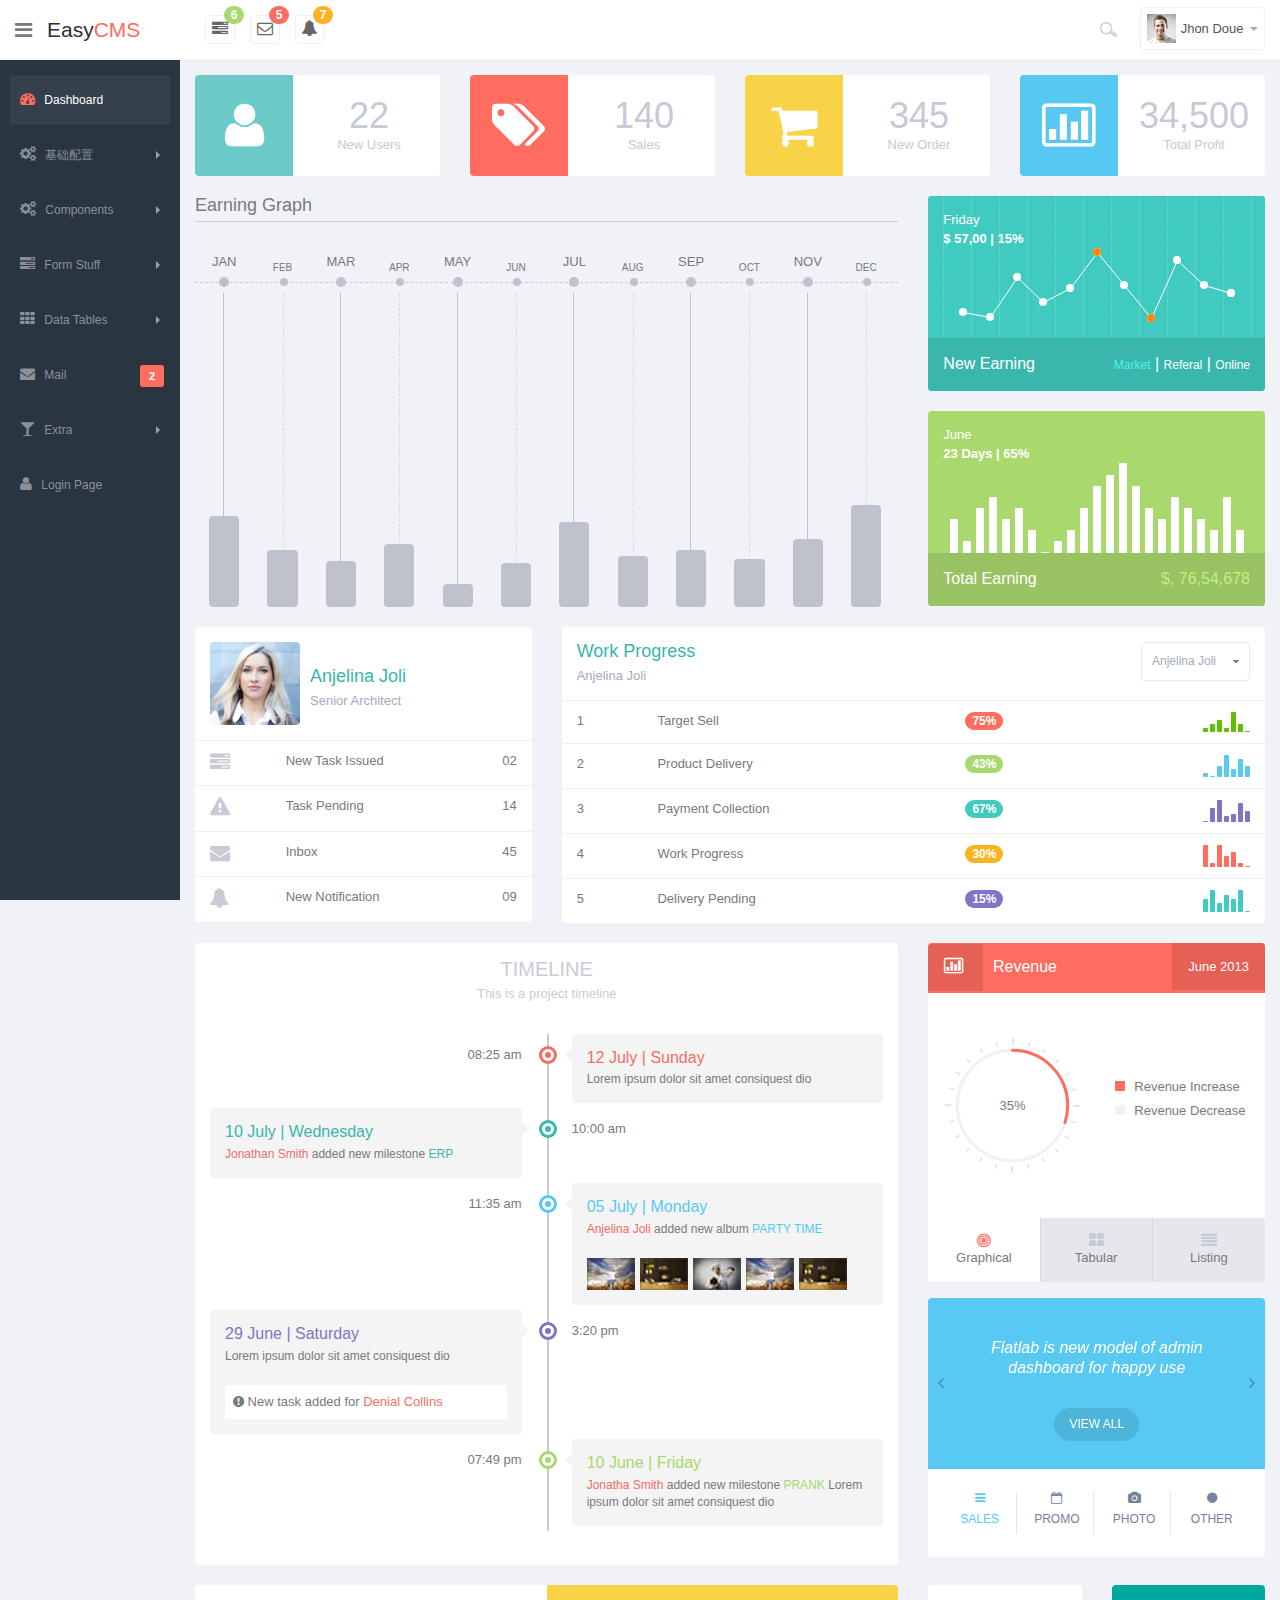
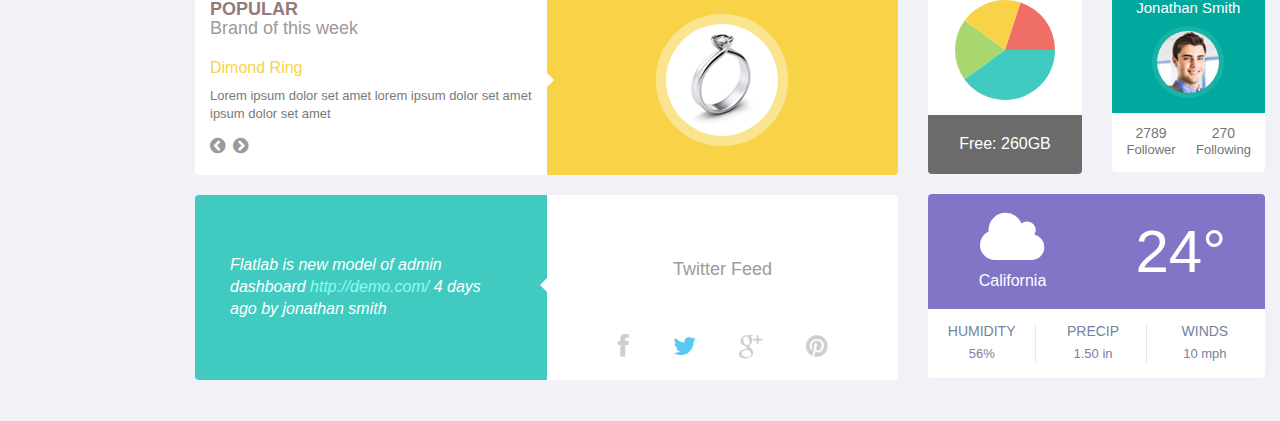
<file: index.html>
<!DOCTYPE html>
<html lang="en">
  <head>
    <meta charset="utf-8">
    <meta name="viewport" content="width=device-width, initial-scale=1.0">
    <meta name="description" content="">
    <meta name="author" content="">
    <meta name="keyword" content="">
    <link rel="shortcut icon" href="img/favicon.html">

    <title>EasyCMS</title>

    <!-- Bootstrap core CSS -->
    <link href="css/bootstrap.min.css" rel="stylesheet">
    <link href="css/bootstrap-reset.css" rel="stylesheet">
    <!--external css-->
    <!--图标字体css-->
      <link href="assets/font-awesome/css/font-awesome.css" rel="stylesheet" />
    <!--图标css-->
      <link href="assets/jquery-easy-pie-chart/jquery.easy-pie-chart.css" rel="stylesheet" type="text/css" media="screen"/>
<!--jquery 焦点图轮播插件-->
    <link rel="stylesheet" href="css/owl.carousel.css" type="text/css">
    <!-- Custom styles for this template -->
    <link href="css/style.css" rel="stylesheet">
    <link href="css/style-responsive.css" rel="stylesheet" />

    <!-- HTML5 shim and Respond.js IE8 support of HTML5 tooltipss and media queries -->
    <!--[if lt IE 9]>
      <script src="js/html5shiv.js"></script>
      <script src="js/respond.min.js"></script>
    <![endif]-->
  </head>

  <body>

  <section id="container" class="">
      <!--header start-->
      <header class="header white-bg">
            <div class="sidebar-toggle-box">
                <div data-original-title="Toggle Navigation" data-placement="right" class="icon-reorder tooltips"></div>
            </div>
            <!--logo start-->
            <a href="#" class="logo">Easy<span>CMS</span></a>
            <!--logo end-->
            <div class="nav notify-row" id="top_menu">
                <!--  notification start -->
                <ul class="nav top-menu">
                    <!-- settings start -->
                    <li class="dropdown">
                        <a data-toggle="dropdown" class="dropdown-toggle" href="#">
                            <i class="icon-tasks"></i>
                            <span class="badge bg-success">6</span>
                        </a>
                        <ul class="dropdown-menu extended tasks-bar">
                            <div class="notify-arrow notify-arrow-green"></div>
                            <li>
                                <p class="green">You have 6 pending tasks</p>
                            </li>
                            <li>
                                <a href="#">
                                    <div class="task-info">
                                        <div class="desc">Dashboard v1.3</div>
                                        <div class="percent">40%</div>
                                    </div>
                                    <div class="progress progress-striped">
                                        <div class="progress-bar progress-bar-success" role="progressbar" aria-valuenow="40" aria-valuemin="0" aria-valuemax="100" style="width: 40%">
                                            <span class="sr-only">40% Complete (success)</span>
                                        </div>
                                    </div>
                                </a>
                            </li>
                            <li>
                                <a href="#">
                                    <div class="task-info">
                                        <div class="desc">Database Update</div>
                                        <div class="percent">60%</div>
                                    </div>
                                    <div class="progress progress-striped">
                                        <div class="progress-bar progress-bar-warning" role="progressbar" aria-valuenow="60" aria-valuemin="0" aria-valuemax="100" style="width: 60%">
                                            <span class="sr-only">60% Complete (warning)</span>
                                        </div>
                                    </div>
                                </a>
                            </li>
                            <li>
                                <a href="#">
                                    <div class="task-info">
                                        <div class="desc">Iphone Development</div>
                                        <div class="percent">87%</div>
                                    </div>
                                    <div class="progress progress-striped">
                                        <div class="progress-bar progress-bar-info" role="progressbar" aria-valuenow="20" aria-valuemin="0" aria-valuemax="100" style="width: 87%">
                                            <span class="sr-only">87% Complete</span>
                                        </div>
                                    </div>
                                </a>
                            </li>
                            <li>
                                <a href="#">
                                    <div class="task-info">
                                        <div class="desc">Mobile App</div>
                                        <div class="percent">33%</div>
                                    </div>
                                    <div class="progress progress-striped">
                                        <div class="progress-bar progress-bar-danger" role="progressbar" aria-valuenow="80" aria-valuemin="0" aria-valuemax="100" style="width: 33%">
                                            <span class="sr-only">33% Complete (danger)</span>
                                        </div>
                                    </div>
                                </a>
                            </li>
                            <li>
                                <a href="#">
                                    <div class="task-info">
                                        <div class="desc">Dashboard v1.3</div>
                                        <div class="percent">45%</div>
                                    </div>
                                    <div class="progress progress-striped active">
                                        <div class="progress-bar"  role="progressbar" aria-valuenow="45" aria-valuemin="0" aria-valuemax="100" style="width: 45%">
                                            <span class="sr-only">45% Complete</span>
                                        </div>
                                    </div>

                                </a>
                            </li>
                            <li class="external">
                                <a href="#">See All Tasks</a>
                            </li>
                        </ul>
                    </li>
                    <!-- settings end -->
                    <!-- inbox dropdown start-->
                    <li id="header_inbox_bar" class="dropdown">
                        <a data-toggle="dropdown" class="dropdown-toggle" href="#">
                            <i class="icon-envelope-alt"></i>
                            <span class="badge bg-important">5</span>
                        </a>
                        <ul class="dropdown-menu extended inbox">
                            <div class="notify-arrow notify-arrow-red"></div>
                            <li>
                                <p class="red">You have 5 new messages</p>
                            </li>
                            <li>
                                <a href="#">
                                    <span class="photo"><img alt="avatar" src="img/avatar-mini.jpg"></span>
                                    <span class="subject">
                                    <span class="from">Jonathan Smith</span>
                                    <span class="time">Just now</span>
                                    </span>
                                    <span class="message">
                                        Hello, this is an example msg.
                                    </span>
                                </a>
                            </li>
                            <li>
                                <a href="#">
                                    <span class="photo"><img alt="avatar" src="img/avatar-mini2.jpg"></span>
                                    <span class="subject">
                                    <span class="from">Jhon Doe</span>
                                    <span class="time">10 mins</span>
                                    </span>
                                    <span class="message">
                                     Hi, Jhon Doe Bhai how are you ?
                                    </span>
                                </a>
                            </li>
                            <li>
                                <a href="#">
                                    <span class="photo"><img alt="avatar" src="img/avatar-mini3.jpg"></span>
                                    <span class="subject">
                                    <span class="from">Jason Stathum</span>
                                    <span class="time">3 hrs</span>
                                    </span>
                                    <span class="message">
                                        This is awesome dashboard.
                                    </span>
                                </a>
                            </li>
                            <li>
                                <a href="#">
                                    <span class="photo"><img alt="avatar" src="img/avatar-mini4.jpg"></span>
                                    <span class="subject">
                                    <span class="from">Jondi Rose</span>
                                    <span class="time">Just now</span>
                                    </span>
                                    <span class="message">
                                        Hello, this is metrolab
                                    </span>
                                </a>
                            </li>
                            <li>
                                <a href="#">See all messages</a>
                            </li>
                        </ul>
                    </li>
                    <!-- inbox dropdown end -->
                    <!-- notification dropdown start-->
                    <li id="header_notification_bar" class="dropdown">
                        <a data-toggle="dropdown" class="dropdown-toggle" href="#">

                            <i class="icon-bell-alt"></i>
                            <span class="badge bg-warning">7</span>
                        </a>
                        <ul class="dropdown-menu extended notification">
                            <div class="notify-arrow notify-arrow-yellow"></div>
                            <li>
                                <p class="yellow">You have 7 new notifications</p>
                            </li>
                            <li>
                                <a href="#">
                                    <span class="label label-danger"><i class="icon-bolt"></i></span>
                                    Server #3 overloaded.
                                    <span class="small italic">34 mins</span>
                                </a>
                            </li>
                            <li>
                                <a href="#">
                                    <span class="label label-warning"><i class="icon-bell"></i></span>
                                    Server #10 not respoding.
                                    <span class="small italic">1 Hours</span>
                                </a>
                            </li>
                            <li>
                                <a href="#">
                                    <span class="label label-danger"><i class="icon-bolt"></i></span>
                                    Database overloaded 24%.
                                    <span class="small italic">4 hrs</span>
                                </a>
                            </li>
                            <li>
                                <a href="#">
                                    <span class="label label-success"><i class="icon-plus"></i></span>
                                    New user registered.
                                    <span class="small italic">Just now</span>
                                </a>
                            </li>
                            <li>
                                <a href="#">
                                    <span class="label label-info"><i class="icon-bullhorn"></i></span>
                                    Application error.
                                    <span class="small italic">10 mins</span>
                                </a>
                            </li>
                            <li>
                                <a href="#">See all notifications</a>
                            </li>
                        </ul>
                    </li>
                    <!-- notification dropdown end -->
                </ul>
                <!--  notification end -->
            </div>
            <div class="top-nav ">
                <!--search & user info start-->
                <ul class="nav pull-right top-menu">
                    <li>
                        <input type="text" class="form-control search" placeholder="Search">
                    </li>
                    <!-- user login dropdown start-->
                    <li class="dropdown">
                        <a data-toggle="dropdown" class="dropdown-toggle" href="#">
                            <img alt="" src="img/avatar1_small.jpg">
                            <span class="username">Jhon Doue</span>
                            <b class="caret"></b>
                        </a>
                        <ul class="dropdown-menu extended logout">
                            <div class="log-arrow-up"></div>
                            <li><a href="#"><i class=" icon-suitcase"></i>Profile</a></li>
                            <li><a href="#"><i class="icon-cog"></i> Settings</a></li>
                            <li><a href="#"><i class="icon-bell-alt"></i> Notification</a></li>
                            <li><a href="login.html"><i class="icon-key"></i> Log Out</a></li>
                        </ul>
                    </li>
                    <!-- user login dropdown end -->
                </ul>
                <!--search & user info end-->
            </div>
        </header>
      <!--header end-->
      <!--sidebar start-->
      <aside>
          <div id="sidebar"  class="nav-collapse ">
              <!-- sidebar menu start-->
              <ul class="sidebar-menu">
                  <li class="active">
                      <a class="" href="index.html">
                          <i class="icon-dashboard"></i>
                          <span>Dashboard</span>
                      </a>
                  </li>
                  <li class="sub-menu">
                      <a href="javascript:;" class="">
                          <i class="icon-cogs"></i>
                          <span>基础配置</span>
                          <span class="arrow"></span>
                      </a>
                      <ul class="sub">
                          <li><a class="" href="general.html">网站配置</a></li>
                          <li><a class="" href="buttons.html">邮箱配置</a></li>
                          <li><a class="" href="widget.html">Widget</a></li>
                          <li><a class="" href="slider.html">Slider</a></li>
                          <li><a class="" href="font_awesome.html">Font Awesome</a></li>
                      </ul>
                  </li>
                  <li class="sub-menu">
                      <a href="javascript:;" class="">
                          <i class="icon-cogs"></i>
                          <span>Components</span>
                          <span class="arrow"></span>
                      </a>
                      <ul class="sub">
                          <li><a class="" href="grids.html">Grids</a></li>
                          <li><a class="" href="calendar.html">Calendar</a></li>
                          <li><a class="" href="charts.html">Charts</a></li>
                      </ul>
                  </li>
                  <li class="sub-menu">
                      <a href="javascript:;" class="">
                          <i class="icon-tasks"></i>
                          <span>Form Stuff</span>
                          <span class="arrow"></span>
                      </a>
                      <ul class="sub">
                          <li><a class="" href="form_component.html">Form Components</a></li>
                          <li><a class="" href="form_wizard.html">Form Wizard</a></li>
                          <li><a class="" href="form_validation.html">Form Validation</a></li>
                      </ul>
                  </li>
                  <li class="sub-menu">
                      <a href="javascript:;" class="">
                          <i class="icon-th"></i>
                          <span>Data Tables</span>
                          <span class="arrow"></span>
                      </a>
                      <ul class="sub">
                          <li><a class="" href="basic_table.html">Basic Table</a></li>
                          <li><a class="" href="dynamic_table.html">Dynamic Table</a></li>
                      </ul>
                  </li>
                  <li>
                      <a class="" href="inbox.html">
                          <i class="icon-envelope"></i>
                          <span>Mail </span>
                          <span class="label label-danger pull-right mail-info">2</span>
                      </a>
                  </li>
                  <li class="sub-menu">
                      <a href="javascript:;" class="">
                          <i class="icon-glass"></i>
                          <span>Extra</span>
                          <span class="arrow"></span>
                      </a>
                      <ul class="sub">
                          <li><a class="" href="blank.html">Blank Page</a></li>
                          <li><a class="" href="profile.html">Profile</a></li>
                          <li><a class="" href="invoice.html">Invoice</a></li>
                          <li><a class="" href="404.html">404 Error</a></li>
                          <li><a class="" href="500.html">500 Error</a></li>
                      </ul>
                  </li>
                  <li>
                      <a class="" href="login.html">
                          <i class="icon-user"></i>
                          <span>Login Page</span>
                      </a>
                  </li>
              </ul>
              <!-- sidebar menu end-->
          </div>
      </aside>
      <!--sidebar end-->
      <!--main content start-->
      <section id="main-content">
          <section class="wrapper">
              <!--state overview start-->
              <div class="row state-overview">
                  <div class="col-lg-3 col-sm-6">
                      <section class="panel">
                          <div class="symbol terques">
                              <i class="icon-user"></i>
                          </div>
                          <div class="value">
                              <h1>22</h1>
                              <p>New Users</p>
                          </div>
                      </section>
                  </div>
                  <div class="col-lg-3 col-sm-6">
                      <section class="panel">
                          <div class="symbol red">
                              <i class="icon-tags"></i>
                          </div>
                          <div class="value">
                              <h1>140</h1>
                              <p>Sales</p>
                          </div>
                      </section>
                  </div>
                  <div class="col-lg-3 col-sm-6">
                      <section class="panel">
                          <div class="symbol yellow">
                              <i class="icon-shopping-cart"></i>
                          </div>
                          <div class="value">
                              <h1>345</h1>
                              <p>New Order</p>
                          </div>
                      </section>
                  </div>
                  <div class="col-lg-3 col-sm-6">
                      <section class="panel">
                          <div class="symbol blue">
                              <i class="icon-bar-chart"></i>
                          </div>
                          <div class="value">
                              <h1>34,500</h1>
                              <p>Total Profit</p>
                          </div>
                      </section>
                  </div>
              </div>
              <!--state overview end-->

              <div class="row">
                  <div class="col-lg-8">
                      <!--custom chart start-->
                      <div class="border-head">
                          <h3>Earning Graph</h3>
                      </div>
                      <div class="custom-bar-chart">
                          <div class="bar">
                              <div class="title">JAN</div>
                              <div class="value tooltips" data-original-title="80%" data-toggle="tooltip" data-placement="top">80%</div>
                          </div>
                          <div class="bar doted">
                              <div class="title">FEB</div>
                              <div class="value tooltips" data-original-title="50%" data-toggle="tooltip" data-placement="top">50%</div>
                          </div>
                          <div class="bar ">
                              <div class="title">MAR</div>
                              <div class="value tooltips" data-original-title="40%" data-toggle="tooltip" data-placement="top">40%</div>
                          </div>
                          <div class="bar doted">
                              <div class="title">APR</div>
                              <div class="value tooltips" data-original-title="55%" data-toggle="tooltip" data-placement="top">55%</div>
                          </div>
                          <div class="bar">
                              <div class="title">MAY</div>
                              <div class="value tooltips" data-original-title="20%" data-toggle="tooltip" data-placement="top">20%</div>
                          </div>
                          <div class="bar doted">
                              <div class="title">JUN</div>
                              <div class="value tooltips" data-original-title="39%" data-toggle="tooltip" data-placement="top">39%</div>
                          </div>
                          <div class="bar">
                              <div class="title">JUL</div>
                              <div class="value tooltips" data-original-title="75%" data-toggle="tooltip" data-placement="top">75%</div>
                          </div>
                          <div class="bar doted">
                              <div class="title">AUG</div>
                              <div class="value tooltips" data-original-title="45%" data-toggle="tooltip" data-placement="top">45%</div>
                          </div>
                          <div class="bar ">
                              <div class="title">SEP</div>
                              <div class="value tooltips" data-original-title="50%" data-toggle="tooltip" data-placement="top">50%</div>
                          </div>
                          <div class="bar doted">
                              <div class="title">OCT</div>
                              <div class="value tooltips" data-original-title="42%" data-toggle="tooltip" data-placement="top">42%</div>
                          </div>
                          <div class="bar ">
                              <div class="title">NOV</div>
                              <div class="value tooltips" data-original-title="60%" data-toggle="tooltip" data-placement="top">60%</div>
                          </div>
                          <div class="bar doted">
                              <div class="title">DEC</div>
                              <div class="value tooltips" data-original-title="90%" data-toggle="tooltip" data-placement="top">90%</div>
                          </div>
                      </div>
                      <!--custom chart end-->
                  </div>
                  <div class="col-lg-4">
                      <!--new earning start-->
                      <div class="panel terques-chart">
                          <div class="panel-body chart-texture">
                              <div class="chart">
                                  <div class="heading">
                                      <span>Friday</span>
                                      <strong>$ 57,00 | 15%</strong>
                                  </div>
                                  <div class="sparkline" data-type="line" data-resize="true" data-height="75" data-width="90%" data-line-width="1" data-line-color="#fff" data-spot-color="#fff" data-fill-color="" data-highlight-line-color="#fff" data-spot-radius="4" data-data="[200,135,667,333,526,996,564,123,890,564,455]"></div>
                              </div>
                          </div>
                          <div class="chart-tittle">
                              <span class="title">New Earning</span>
                              <span class="value">
                                  <a href="#" class="active">Market</a>
                                  |
                                  <a href="#">Referal</a>
                                  |
                                  <a href="#">Online</a>
                              </span>
                          </div>
                      </div>
                      <!--new earning end-->

                      <!--total earning start-->
                      <div class="panel green-chart">
                          <div class="panel-body">
                              <div class="chart">
                                  <div class="heading">
                                      <span>June</span>
                                      <strong>23 Days | 65%</strong>
                                  </div>
                                  <div id="barchart"></div>
                              </div>
                          </div>
                          <div class="chart-tittle">
                              <span class="title">Total Earning</span>
                              <span class="value">$, 76,54,678</span>
                          </div>
                      </div>
                      <!--total earning end-->
                  </div>
              </div>
              <div class="row">
                  <div class="col-lg-4">
                      <!--user info table start-->
                      <section class="panel">
                          <div class="panel-body">
                              <a href="#" class="task-thumb">
                                  <img src="img/avatar1.jpg" alt="">
                              </a>
                              <div class="task-thumb-details">
                                  <h1><a href="#">Anjelina Joli</a></h1>
                                  <p>Senior Architect</p>
                              </div>
                          </div>
                          <table class="table table-hover personal-task">
                              <tbody>
                                <tr>
                                    <td>
                                        <i class=" icon-tasks"></i>
                                    </td>
                                    <td>New Task Issued</td>
                                    <td> 02</td>
                                </tr>
                                <tr>
                                    <td>
                                        <i class="icon-warning-sign"></i>
                                    </td>
                                    <td>Task Pending</td>
                                    <td> 14</td>
                                </tr>
                                <tr>
                                    <td>
                                        <i class="icon-envelope"></i>
                                    </td>
                                    <td>Inbox</td>
                                    <td> 45</td>
                                </tr>
                                <tr>
                                    <td>
                                        <i class=" icon-bell-alt"></i>
                                    </td>
                                    <td>New Notification</td>
                                    <td> 09</td>
                                </tr>
                              </tbody>
                          </table>
                      </section>
                      <!--user info table end-->
                  </div>
                  <div class="col-lg-8">
                      <!--work progress start-->
                      <section class="panel">
                          <div class="panel-body progress-panel">
                              <div class="task-progress">
                                  <h1>Work Progress</h1>
                                  <p>Anjelina Joli</p>
                              </div>
                              <div class="task-option">
                                  <select class="styled">
                                      <option>Anjelina Joli</option>
                                      <option>Tom Crouse</option>
                                      <option>Jhon Due</option>
                                  </select>
                              </div>
                          </div>
                          <table class="table table-hover personal-task">
                              <tbody>
                              <tr>
                                  <td>1</td>
                                  <td>
                                      Target Sell
                                  </td>
                                  <td>
                                      <span class="badge bg-important">75%</span>
                                  </td>
                                  <td>
                                    <div id="work-progress1"></div>
                                  </td>
                              </tr>
                              <tr>
                                  <td>2</td>
                                  <td>
                                      Product Delivery
                                  </td>
                                  <td>
                                      <span class="badge bg-success">43%</span>
                                  </td>
                                  <td>
                                      <div id="work-progress2"></div>
                                  </td>
                              </tr>
                              <tr>
                                  <td>3</td>
                                  <td>
                                      Payment Collection
                                  </td>
                                  <td>
                                      <span class="badge bg-info">67%</span>
                                  </td>
                                  <td>
                                      <div id="work-progress3"></div>
                                  </td>
                              </tr>
                              <tr>
                                  <td>4</td>
                                  <td>
                                      Work Progress
                                  </td>
                                  <td>
                                      <span class="badge bg-warning">30%</span>
                                  </td>
                                  <td>
                                      <div id="work-progress4"></div>
                                  </td>
                              </tr>
                              <tr>
                                  <td>5</td>
                                  <td>
                                      Delivery Pending
                                  </td>
                                  <td>
                                      <span class="badge bg-primary">15%</span>
                                  </td>
                                  <td>
                                      <div id="work-progress5"></div>
                                  </td>
                              </tr>
                              </tbody>
                          </table>
                      </section>
                      <!--work progress end-->
                  </div>
              </div>
              <div class="row">
                  <div class="col-lg-8">
                      <!--timeline start-->
                      <section class="panel">
                          <div class="panel-body">
                                  <div class="text-center mbot30">
                                      <h3 class="timeline-title">Timeline</h3>
                                      <p class="t-info">This is a project timeline</p>
                                  </div>

                                  <div class="timeline">
                                      <article class="timeline-item">
                                          <div class="timeline-desk">
                                              <div class="panel">
                                                  <div class="panel-body">
                                                      <span class="arrow"></span>
                                                      <span class="timeline-icon red"></span>
                                                      <span class="timeline-date">08:25 am</span>
                                                      <h1 class="red">12 July | Sunday</h1>
                                                      <p>Lorem ipsum dolor sit amet consiquest dio</p>
                                                  </div>
                                              </div>
                                          </div>
                                      </article>
                                      <article class="timeline-item alt">
                                          <div class="timeline-desk">
                                              <div class="panel">
                                                  <div class="panel-body">
                                                      <span class="arrow-alt"></span>
                                                      <span class="timeline-icon green"></span>
                                                      <span class="timeline-date">10:00 am</span>
                                                      <h1 class="green">10 July | Wednesday</h1>
                                                      <p><a href="#">Jonathan Smith</a> added new milestone <span><a href="#" class="green">ERP</a></span></p>
                                                  </div>
                                              </div>
                                          </div>
                                      </article>
                                      <article class="timeline-item">
                                          <div class="timeline-desk">
                                              <div class="panel">
                                                  <div class="panel-body">
                                                      <span class="arrow"></span>
                                                      <span class="timeline-icon blue"></span>
                                                      <span class="timeline-date">11:35 am</span>
                                                      <h1 class="blue">05 July | Monday</h1>
                                                      <p><a href="#">Anjelina Joli</a> added new album <span><a href="#" class="blue">PARTY TIME</a></span></p>
                                                      <div class="album">
                                                          <a href="#">
                                                              <img alt="" src="img/sm-img-1.jpg">
                                                          </a>
                                                          <a href="#">
                                                              <img alt="" src="img/sm-img-2.jpg">
                                                          </a>
                                                          <a href="#">
                                                              <img alt="" src="img/sm-img-3.jpg">
                                                          </a>
                                                          <a href="#">
                                                              <img alt="" src="img/sm-img-1.jpg">
                                                          </a>
                                                          <a href="#">
                                                              <img alt="" src="img/sm-img-2.jpg">
                                                          </a>
                                                      </div>
                                                  </div>
                                              </div>
                                          </div>
                                      </article>
                                      <article class="timeline-item alt">
                                          <div class="timeline-desk">
                                              <div class="panel">
                                                  <div class="panel-body">
                                                      <span class="arrow-alt"></span>
                                                      <span class="timeline-icon purple"></span>
                                                      <span class="timeline-date">3:20 pm</span>
                                                      <h1 class="purple">29 June | Saturday</h1>
                                                      <p>Lorem ipsum dolor sit amet consiquest dio</p>
                                                      <div class="notification">
                                                          <i class=" icon-exclamation-sign"></i> New task added for <a href="#">Denial Collins</a>
                                                      </div>
                                                  </div>
                                              </div>
                                          </div>
                                      </article>
                                      <article class="timeline-item">
                                          <div class="timeline-desk">
                                              <div class="panel">
                                                  <div class="panel-body">
                                                      <span class="arrow"></span>
                                                      <span class="timeline-icon light-green"></span>
                                                      <span class="timeline-date">07:49 pm</span>
                                                      <h1 class="light-green">10 June | Friday</h1>
                                                      <p><a href="#">Jonatha Smith</a> added new milestone <span><a href="#" class="light-green">prank</a></span> Lorem ipsum dolor sit amet consiquest dio</p>
                                                  </div>
                                              </div>
                                          </div>
                                      </article>
                                  </div>

                                  <div class="clearfix">&nbsp;</div>
                              </div>
                      </section>
                      <!--timeline end-->
                  </div>
                  <div class="col-lg-4">
                      <!--revenue start-->
                      <section class="panel">
                          <div class="revenue-head">
                              <span>
                                  <i class="icon-bar-chart"></i>
                              </span>
                              <h3>Revenue</h3>
                              <span class="rev-combo pull-right">
                                 June 2013
                              </span>
                          </div>
                          <div class="panel-body">
                              <div class="row">
                                  <div class="col-lg-6 col-sm-6 text-center">
                                      <div class="easy-pie-chart">
                                          <div class="percentage" data-percent="35"><span>35</span>%</div>
                                      </div>
                                  </div>
                                  <div class="col-lg-6 col-sm-6">
                                      <div class="chart-info chart-position">
                                          <span class="increase"></span>
                                          <span>Revenue Increase</span>
                                      </div>
                                      <div class="chart-info">
                                          <span class="decrease"></span>
                                          <span>Revenue Decrease</span>
                                      </div>
                                  </div>
                              </div>
                          </div>
                          <div class="panel-footer revenue-foot">
                              <ul>
                                  <li class="first active">
                                      <a href="javascript:;">
                                          <i class="icon-bullseye"></i>
                                          Graphical
                                      </a>
                                  </li>
                                  <li>
                                      <a href="javascript:;">
                                          <i class=" icon-th-large"></i>
                                          Tabular
                                      </a>
                                  </li>
                                  <li class="last">
                                      <a href="javascript:;">
                                          <i class=" icon-align-justify"></i>
                                          Listing
                                      </a>
                                  </li>
                              </ul>
                          </div>
                      </section>
                      <!--revenue end-->
                      <!--features carousel start-->
                      <section class="panel">
                          <div class="flat-carousal">
                              <div id="owl-demo" class="owl-carousel owl-theme">
                                  <div class="item">
                                      <h1>Flatlab is new model of admin dashboard for happy use</h1>
                                      <div class="text-center">
                                          <a href="javascript:;" class="view-all">View All</a>
                                      </div>
                                  </div>
                                  <div class="item">
                                      <h1>Fully responsive and build with Bootstrap 3.0</h1>
                                      <div class="text-center">
                                          <a href="javascript:;" class="view-all">View All</a>
                                      </div>
                                  </div>
                                  <div class="item">
                                      <h1>Responsive Frontend is free if you get this.</h1>
                                      <div class="text-center">
                                          <a href="javascript:;" class="view-all">View All</a>
                                      </div>
                                  </div>
                              </div>
                          </div>
                          <div class="panel-body">
                              <ul class="ft-link">
                                  <li class="active">
                                      <a href="javascript:;">
                                          <i class="icon-reorder"></i>
                                          Sales
                                      </a>
                                  </li>
                                  <li>
                                      <a href="javascript:;">
                                          <i class=" icon-calendar-empty"></i>
                                          promo
                                      </a>
                                  </li>
                                  <li>
                                      <a href="javascript:;">
                                          <i class=" icon-camera"></i>
                                          photo
                                      </a>
                                  </li>
                                  <li>
                                      <a href="javascript:;">
                                          <i class=" icon-circle"></i>
                                          other
                                      </a>
                                  </li>
                              </ul>
                          </div>
                      </section>
                      <!--features carousel end-->
                  </div>
              </div>
              <div class="row">
                  <div class="col-lg-8">
                      <!--latest product info start-->
                      <section class="panel post-wrap pro-box">
                          <aside>
                              <div class="post-info">
                                  <span class="arrow-pro right"></span>
                                  <div class="panel-body">
                                      <h1><strong>popular</strong> <br> Brand of this week</h1>
                                      <div class="desk yellow">
                                          <h3>Dimond Ring</h3>
                                          <p>Lorem ipsum dolor set amet lorem ipsum dolor set amet ipsum dolor set amet</p>
                                      </div>
                                      <div class="post-btn">
                                          <a href="javascript:;">
                                              <i class="icon-chevron-sign-left"></i>
                                          </a>
                                          <a href="javascript:;">
                                              <i class="icon-chevron-sign-right"></i>
                                          </a>
                                      </div>
                                  </div>
                              </div>
                          </aside>
                          <aside class="post-highlight yellow v-align">
                              <div class="panel-body text-center">
                                  <div class="pro-thumb">
                                      <img src="img/ring.jpg" alt="">
                                  </div>
                              </div>
                          </aside>
                      </section>
                      <!--latest product info end-->
                      <!--twitter feedback start-->
                      <section class="panel post-wrap pro-box">
                          <aside class="post-highlight terques v-align">
                              <div class="panel-body">
                                  <h2>Flatlab is new model of admin dashboard <a href="javascript:;"> http://demo.com/</a> 4 days ago  by jonathan smith</h2>
                              </div>
                          </aside>
                          <aside>
                              <div class="post-info">
                                  <span class="arrow-pro left"></span>
                                  <div class="panel-body">
                                      <div class="text-center twite">
                                          <h1>Twitter Feed</h1>
                                      </div>

                                      <footer class="social-footer">
                                          <ul>
                                              <li>
                                                  <a href="#">
                                                    <i class="icon-facebook"></i>
                                                  </a>
                                              </li>
                                              <li class="active">
                                                  <a href="#">
                                                      <i class="icon-twitter"></i>
                                                  </a>
                                              </li>
                                              <li>
                                                  <a href="#">
                                                      <i class="icon-google-plus"></i>
                                                  </a>
                                              </li>
                                              <li>
                                                  <a href="#">
                                                      <i class="icon-pinterest"></i>
                                                  </a>
                                              </li>
                                          </ul>
                                      </footer>
                                  </div>
                              </div>
                          </aside>
                      </section>
                      <!--twitter feedback end-->
                  </div>
                  <div class="col-lg-4">
                      <div class="row">
                          <div class="col-xs-6">
                              <!--pie chart start-->
                              <section class="panel">
                                  <div class="panel-body">
                                      <div class="chart">
                                          <div id="pie-chart" ></div>
                                      </div>
                                  </div>
                                  <footer class="pie-foot">
                                      Free: 260GB
                                  </footer>
                              </section>
                              <!--pie chart start-->
                          </div>
                          <div class="col-xs-6">
                              <!--follower start-->
                              <section class="panel">
                                  <div class="follower">
                                      <div class="panel-body">
                                          <h4>Jonathan Smith</h4>
                                          <div class="follow-ava">
                                              <img src="img/follower-avatar.jpg" alt="">
                                          </div>
                                      </div>
                                  </div>

                                  <footer class="follower-foot">
                                      <ul>
                                          <li>
                                              <h5>2789</h5>
                                              <p>Follower</p>
                                          </li>
                                          <li>
                                              <h5>270</h5>
                                              <p>Following</p>
                                          </li>
                                      </ul>
                                  </footer>
                              </section>
                              <!--follower end-->
                          </div>
                      </div>
                      <!--weather statement start-->
                      <section class="panel">
                          <div class="weather-bg">
                              <div class="panel-body">
                                  <div class="row">
                                      <div class="col-xs-6">
                                        <i class="icon-cloud"></i>
                                          California
                                      </div>
                                      <div class="col-xs-6">
                                          <div class="degree">
                                              24°
                                          </div>
                                      </div>
                                  </div>
                              </div>
                          </div>

                          <footer class="weather-category">
                              <ul>
                                  <li class="active">
                                      <h5>humidity</h5>
                                      56%
                                  </li>
                                  <li>
                                      <h5>precip</h5>
                                      1.50 in
                                  </li>
                                  <li>
                                      <h5>winds</h5>
                                      10 mph
                                  </li>
                              </ul>
                          </footer>

                      </section>
                      <!--weather statement end-->
                  </div>
              </div>

          </section>
      </section>
      <!--main content end-->
  </section>

    <!-- js placed at the end of the document so the pages load faster -->
    <script src="js/jquery.js"></script>
    <script src="js/jquery-1.8.3.min.js"></script>
    <script src="js/bootstrap.min.js"></script>
    <script src="js/jquery.scrollTo.min.js"></script>
    <script src="js/jquery.nicescroll.js" type="text/javascript"></script>
    <script src="js/jquery.sparkline.js" type="text/javascript"></script>
    <script src="assets/jquery-easy-pie-chart/jquery.easy-pie-chart.js"></script>
    <script src="js/owl.carousel.js" ></script>
    <script src="js/jquery.customSelect.min.js" ></script>

    <!--common script for all pages-->
    <script src="js/common-scripts.js"></script>

    <!--script for this page-->
    <script src="js/sparkline-chart.js"></script>
    <script src="js/easy-pie-chart.js"></script>

  <script>

      //owl carousel

      $(document).ready(function() {
          $("#owl-demo").owlCarousel({
              navigation : true,
              slideSpeed : 300,
              paginationSpeed : 400,
              singleItem : true

          });
      });

      //custom select box

      $(function(){
          $('select.styled').customSelect();
      });

  </script>

  </body>
</html>
</file>
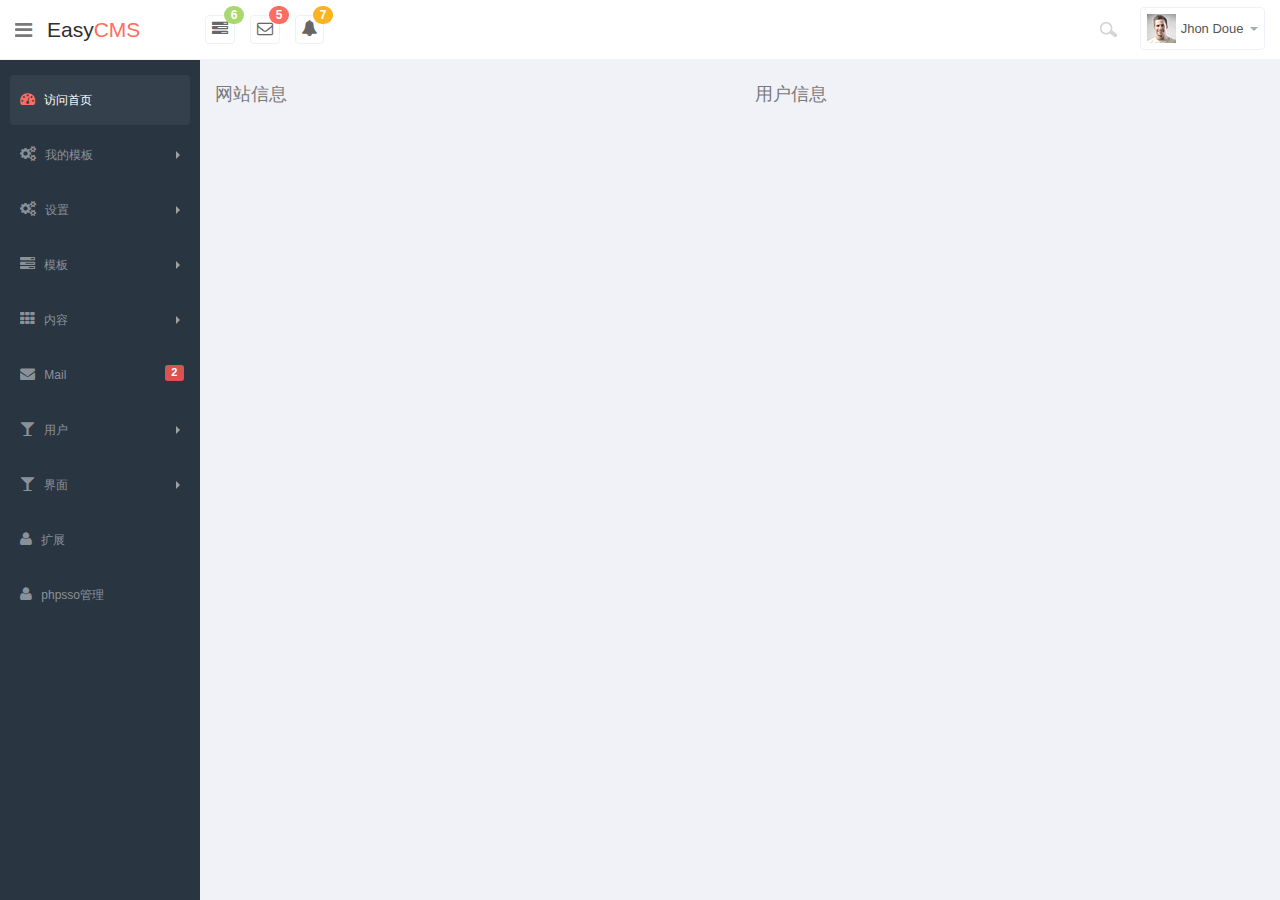
<file: html/index.html>
<!DOCTYPE html>
<html lang="en">
  <head>
    <meta charset="utf-8">
    <meta name="viewport" content="width=device-width, initial-scale=1.0">
    <meta name="description" content="">
    <meta name="author" content="">
    <meta name="keyword" content="">
    <link rel="shortcut icon" href="favicon.html">

    <title>EasyCMS</title>

    <!-- Bootstrap core CSS -->
    <link href="assets/bootstrap/css/bootstrap.min.css" rel="stylesheet">
    <!--<link href="css/bootstrap-reset.css" rel="stylesheet">-->
    <!--external css-->
    <!--图标字体css-->
      <link href="assets/Font-Awesome-3.2.1/css/font-awesome.css" rel="stylesheet" />
    <!--图标css-->
      <!--<link href="assets/jquery-easy-pie-chart/jquery.easy-pie-chart.css" rel="stylesheet" type="text/css" media="screen"/>-->
<!--jquery 焦点图轮播插件-->
    <!--<link rel="stylesheet" href="css/owl.carousel.css" type="text/css">-->
    <!-- Custom styles for this template -->
    <link href="css/style.css" rel="stylesheet">
    <link href="css/style-responsive.css" rel="stylesheet" />

    <!-- HTML5 shim and Respond.js IE8 support of HTML5 tooltipss and media queries -->
    <!--[if lt IE 9]>
      <script src="js/html5shiv.js"></script>
      <script src="js/respond.min.js"></script>
    <![endif]-->
  </head>

  <body>

  <section id="container" class="">
      <!--header start-->
      <header class="header white-bg">
            <div class="sidebar-toggle-box">
                <div data-original-title="Toggle Navigation" data-placement="right" class="icon-reorder tooltips"></div>
            </div>
            <!--logo start-->
            <a href="#" class="logo">Easy<span>CMS</span></a>
            <!--logo end-->
            <div class="nav notify-row" id="top_menu">
                <!--  notification start -->
                <ul class="nav top-menu">
                    <!-- settings start -->
                    <li class="dropdown">
                        <a data-toggle="dropdown" class="dropdown-toggle" href="#">
                            <i class="icon-tasks"></i>
                            <span class="badge bg-success">6</span>
                        </a>
                        <ul class="dropdown-menu extended tasks-bar">
                            <div class="notify-arrow notify-arrow-green"></div>
                            <li>
                                <p class="green">You have 6 pending tasks</p>
                            </li>
                            <li>
                                <a href="#">
                                    <div class="task-info">
                                        <div class="desc">Dashboard v1.3</div>
                                        <div class="percent">40%</div>
                                    </div>
                                    <div class="progress progress-striped">
                                        <div class="progress-bar progress-bar-success" role="progressbar" aria-valuenow="40" aria-valuemin="0" aria-valuemax="100" style="width: 40%">
                                            <span class="sr-only">40% Complete (success)</span>
                                        </div>
                                    </div>
                                </a>
                            </li>
                            <li>
                                <a href="#">
                                    <div class="task-info">
                                        <div class="desc">Database Update</div>
                                        <div class="percent">60%</div>
                                    </div>
                                    <div class="progress progress-striped">
                                        <div class="progress-bar progress-bar-warning" role="progressbar" aria-valuenow="60" aria-valuemin="0" aria-valuemax="100" style="width: 60%">
                                            <span class="sr-only">60% Complete (warning)</span>
                                        </div>
                                    </div>
                                </a>
                            </li>
                            <li>
                                <a href="#">
                                    <div class="task-info">
                                        <div class="desc">Iphone Development</div>
                                        <div class="percent">87%</div>
                                    </div>
                                    <div class="progress progress-striped">
                                        <div class="progress-bar progress-bar-info" role="progressbar" aria-valuenow="20" aria-valuemin="0" aria-valuemax="100" style="width: 87%">
                                            <span class="sr-only">87% Complete</span>
                                        </div>
                                    </div>
                                </a>
                            </li>
                            <li>
                                <a href="#">
                                    <div class="task-info">
                                        <div class="desc">Mobile App</div>
                                        <div class="percent">33%</div>
                                    </div>
                                    <div class="progress progress-striped">
                                        <div class="progress-bar progress-bar-danger" role="progressbar" aria-valuenow="80" aria-valuemin="0" aria-valuemax="100" style="width: 33%">
                                            <span class="sr-only">33% Complete (danger)</span>
                                        </div>
                                    </div>
                                </a>
                            </li>
                            <li>
                                <a href="#">
                                    <div class="task-info">
                                        <div class="desc">Dashboard v1.3</div>
                                        <div class="percent">45%</div>
                                    </div>
                                    <div class="progress progress-striped active">
                                        <div class="progress-bar"  role="progressbar" aria-valuenow="45" aria-valuemin="0" aria-valuemax="100" style="width: 45%">
                                            <span class="sr-only">45% Complete</span>
                                        </div>
                                    </div>

                                </a>
                            </li>
                            <li class="external">
                                <a href="#">See All Tasks</a>
                            </li>
                        </ul>
                    </li>
                    <!-- settings end -->
                    <!-- inbox dropdown start-->
                    <li id="header_inbox_bar" class="dropdown">
                        <a data-toggle="dropdown" class="dropdown-toggle" href="#">
                            <i class="icon-envelope-alt"></i>
                            <span class="badge bg-important">5</span>
                        </a>
                        <ul class="dropdown-menu extended inbox">
                            <div class="notify-arrow notify-arrow-red"></div>
                            <li>
                                <p class="red">You have 5 new messages</p>
                            </li>
                            <li>
                                <a href="#">
                                    <span class="photo"><img alt="avatar" src="img/avatar-mini.jpg"></span>
                                    <span class="subject">
                                    <span class="from">Jonathan Smith</span>
                                    <span class="time">Just now</span>
                                    </span>
                                    <span class="message">
                                        Hello, this is an example msg.
                                    </span>
                                </a>
                            </li>
                            <li>
                                <a href="#">
                                    <span class="photo"><img alt="avatar" src="img/avatar-mini2.jpg"></span>
                                    <span class="subject">
                                    <span class="from">Jhon Doe</span>
                                    <span class="time">10 mins</span>
                                    </span>
                                    <span class="message">
                                     Hi, Jhon Doe Bhai how are you ?
                                    </span>
                                </a>
                            </li>
                            <li>
                                <a href="#">
                                    <span class="photo"><img alt="avatar" src="img/avatar-mini3.jpg"></span>
                                    <span class="subject">
                                    <span class="from">Jason Stathum</span>
                                    <span class="time">3 hrs</span>
                                    </span>
                                    <span class="message">
                                        This is awesome dashboard.
                                    </span>
                                </a>
                            </li>
                            <li>
                                <a href="#">
                                    <span class="photo"><img alt="avatar" src="img/avatar-mini4.jpg"></span>
                                    <span class="subject">
                                    <span class="from">Jondi Rose</span>
                                    <span class="time">Just now</span>
                                    </span>
                                    <span class="message">
                                        Hello, this is metrolab
                                    </span>
                                </a>
                            </li>
                            <li>
                                <a href="#">See all messages</a>
                            </li>
                        </ul>
                    </li>
                    <!-- inbox dropdown end -->
                    <!-- notification dropdown start-->
                    <li id="header_notification_bar" class="dropdown">
                        <a data-toggle="dropdown" class="dropdown-toggle" href="#">

                            <i class="icon-bell-alt"></i>
                            <span class="badge bg-warning">7</span>
                        </a>
                        <ul class="dropdown-menu extended notification">
                            <div class="notify-arrow notify-arrow-yellow"></div>
                            <li>
                                <p class="yellow">You have 7 new notifications</p>
                            </li>
                            <li>
                                <a href="#">
                                    <span class="label label-danger"><i class="icon-bolt"></i></span>
                                    Server #3 overloaded.
                                    <span class="small italic">34 mins</span>
                                </a>
                            </li>
                            <li>
                                <a href="#">
                                    <span class="label label-warning"><i class="icon-bell"></i></span>
                                    Server #10 not respoding.
                                    <span class="small italic">1 Hours</span>
                                </a>
                            </li>
                            <li>
                                <a href="#">
                                    <span class="label label-danger"><i class="icon-bolt"></i></span>
                                    Database overloaded 24%.
                                    <span class="small italic">4 hrs</span>
                                </a>
                            </li>
                            <li>
                                <a href="#">
                                    <span class="label label-success"><i class="icon-plus"></i></span>
                                    New user registered.
                                    <span class="small italic">Just now</span>
                                </a>
                            </li>
                            <li>
                                <a href="#">
                                    <span class="label label-info"><i class="icon-bullhorn"></i></span>
                                    Application error.
                                    <span class="small italic">10 mins</span>
                                </a>
                            </li>
                            <li>
                                <a href="#">See all notifications</a>
                            </li>
                        </ul>
                    </li>
                    <!-- notification dropdown end -->
                </ul>
                <!--  notification end -->
            </div>
            <div class="top-nav ">
                <!--search & user info start-->
                <ul class="nav pull-right top-menu">
                    <li>
                        <input type="text" class="form-control search" placeholder="Search">
                    </li>
                    <!-- user login dropdown start-->
                    <li class="dropdown">
                        <a data-toggle="dropdown" class="dropdown-toggle" href="#">
                            <img alt="" src="img/avatar1_small.jpg">
                            <span class="username">Jhon Doue</span>
                            <b class="caret"></b>
                        </a>
                        <ul class="dropdown-menu extended logout">
                            <div class="log-arrow-up"></div>
                            <li><a href="#"><i class=" icon-suitcase"></i>Profile</a></li>
                            <li><a href="#"><i class="icon-cog"></i> Settings</a></li>
                            <li><a href="#"><i class="icon-bell-alt"></i> Notification</a></li>
                            <li><a href="login.html"><i class="icon-key"></i> Log Out</a></li>
                        </ul>
                    </li>
                    <!-- user login dropdown end -->
                </ul>
                <!--search & user info end-->
            </div>
        </header>
      <!--header end-->
      <!--sidebar start-->
      <aside>
          <div id="sidebar"  class="nav-collapse">
              <!-- sidebar menu start-->
              <ul class="sidebar-menu">
                  <li class="active">
                      <a class="" href="index.html">
                          <i class="icon-dashboard"></i>
                          <span>访问首页</span>
                      </a>
                  </li>
                  <li class="sub-menu">
                      <a href="javascript:;" class="">
                          <i class="icon-cogs"></i>
                          <span>我的模板</span>
                          <span class="arrow"></span>
                      </a>
                      <ul class="sub">
                          <li><a class="" href="userinfo.html">个人信息</a></li>
                          <li><a class="" href="javascript:void(0)">生成首页</a></li>
                      </ul>
                  </li>
                  <li class="sub-menu">
                      <a href="javascript:;" class="">
                          <i class="icon-cogs"></i>
                          <span>设置</span>
                          <span class="arrow"></span>
                      </a>
                      <ul class="sub">
                          <li><a class="" href="basic_setting.html">基本设置</a></li>
                          <li><a class="" href="calendar.html">管理员设置</a></li>
                      </ul>
                  </li>
                  <li class="sub-menu">
                      <a href="javascript:;" class="">
                          <i class="icon-tasks"></i>
                          <span>模板</span>
                          <span class="arrow"></span>
                      </a>
                      <ul class="sub">
                          <li><a class="" href="form_component.html">模块列表</a></li>
                          <li><a class="" href="form_wizard.html">模块设置</a></li>
                          <li><a class="" href="form_validation.html">友情链接</a></li>
                      </ul>
                  </li>
                  <li class="sub-menu">
                      <a href="javascript:;" class="">
                          <i class="icon-th"></i>
                          <span>内容</span>
                          <span class="arrow"></span>
                      </a>
                      <ul class="sub">
                          <li><a class="" href="basic_table.html">内容发布管理</a></li>
                          <li><a class="" href="dynamic_table.html">发布管理</a></li>
                          <li><a class="" href="basic_table.html">内容相关设置</a></li>
                      </ul>
                  </li>
                  <li>
                      <a class="" href="inbox.html">
                          <i class="icon-envelope"></i>
                          <span>Mail </span>
                          <span class="label label-danger pull-right mail-info">2</span>
                      </a>
                  </li>
                  <li class="sub-menu">
                      <a href="javascript:;" class="">
                          <i class="icon-glass"></i>
                          <span>用户</span>
                          <span class="arrow"></span>
                      </a>
                      <ul class="sub">
                          <li><a class="" href="blank.html">会员管理</a></li>
                          <li><a class="" href="profile.html">会员组管理</a></li>
                          <li><a class="" href="invoice.html">会员模型管理</a></li>
                          <li><a class="" href="404.html">404 Error</a></li>
                          <li><a class="" href="500.html">500 Error</a></li>
                      </ul>
                  </li>
                  <li class="sub-menu">
                      <a href="javascript:;" class="">
                          <i class="icon-glass"></i>
                          <span>界面</span>
                          <span class="arrow"></span>
                      </a>
                      <ul class="sub">
                          <li><a class="" href="blank.html">模板管理</a></li>
                      </ul>
                  </li>
                  <li>
                      <a class="" href="login.html">
                          <i class="icon-user"></i>
                          <span>扩展</span>
                      </a>
                  </li>
                  <li>
                      <a class="" href="login.html">
                          <i class="icon-user"></i>
                          <span>phpsso管理</span>
                      </a>
                  </li>
              </ul>
              <!-- sidebar menu end-->
          </div>
      </aside>
      <!--sidebar end-->
      <!--main content start-->
      <section id="main-content">
          <section class="wrapper">
            <div class="row">
                <div class="col-md-6">
                    <h4>网站信息</h4>
                </div>
                <div class="col-md-6">
                    <h4>用户信息</h4>
                </div>
            </div>

          </section>
      </section>
      <!--main content end-->
  </section>

    <!-- js placed at the end of the document so the pages load faster -->
    <!--<script src="js/jquery.js"></script>-->
    <script src="assets/jQuery/jquery-3.1.0.js"></script>
    <script src="assets/bootstrap/js/bootstrap.min.js"></script>
    <!--<script src="js/jquery.scrollTo.min.js"></script>-->
    <!--<script src="js/jquery.nicescroll.js" type="text/javascript"></script>-->
    <!--<script src="js/jquery.sparkline.js" type="text/javascript"></script>-->
    <!--<script src="assets/jquery-easy-pie-chart/jquery.easy-pie-chart.js"></script>-->
    <!--<script src="js/owl.carousel.js" ></script>-->
    <!--<script src="js/jquery.customSelect.min.js" ></script>-->

    <!--common script for all pages-->
    <script src="js/common-scripts.js"></script>

    <!--script for this page-->
    <!--<script src="js/sparkline-chart.js"></script>-->
    <!--<script src="js/easy-pie-chart.js"></script>-->

  <script>

      //owl carousel
//
//      $(document).ready(function() {
//          $("#owl-demo").owlCarousel({
//              navigation : true,
//              slideSpeed : 300,
//              paginationSpeed : 400,
//              singleItem : true
//
//          });
//      });
//
//      //custom select box
//
//      $(function(){
//          $('select.styled').customSelect();
//      });

  </script>

  </body>
</html>
</file>
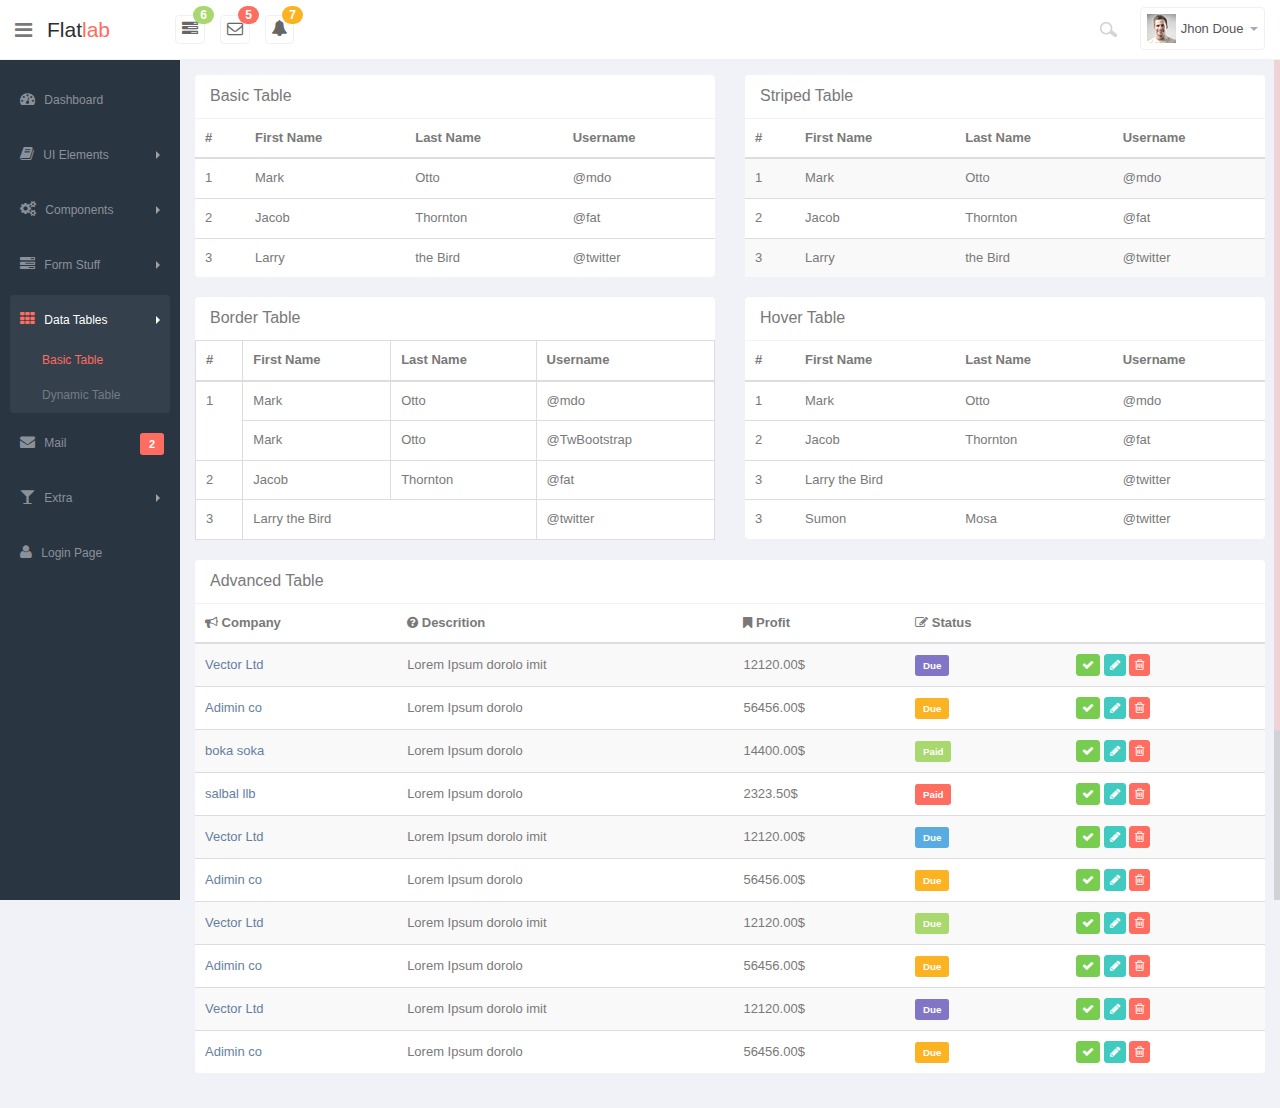
<file: basic_table.html>
<!DOCTYPE html>
<html lang="en">
  <head>
    <meta charset="utf-8">
    <meta name="viewport" content="width=device-width, initial-scale=1.0">
    <meta name="description" content="">
    <meta name="author" content="Mosaddek">
    <meta name="keyword" content="FlatLab, Dashboard, Bootstrap, Admin, Template, Theme, Responsive, Fluid, Retina">
    <link rel="shortcut icon" href="img/favicon.html">

    <title>Basic Table</title>

    <!-- Bootstrap core CSS -->
    <link href="css/bootstrap.min.css" rel="stylesheet">
    <link href="css/bootstrap-reset.css" rel="stylesheet">
    <!--external css-->
    <link href="assets/font-awesome/css/font-awesome.css" rel="stylesheet" />
    <!-- Custom styles for this template -->
    <link href="css/style.css" rel="stylesheet">
    <link href="css/style-responsive.css" rel="stylesheet" />

    <!-- HTML5 shim and Respond.js IE8 support of HTML5 tooltipss and media queries -->
    <!--[if lt IE 9]>
      <script src="js/html5shiv.js"></script>
      <script src="js/respond.min.js"></script>
    <![endif]-->
  </head>

  <body>

  <section id="container" class="">
      <!--header start-->
      <header class="header white-bg">
          <div class="sidebar-toggle-box">
              <div data-original-title="Toggle Navigation" data-placement="right" class="icon-reorder tooltips"></div>
          </div>
          <!--logo start-->
          <a href="#" class="logo" >Flat<span>lab</span></a>
          <!--logo end-->
          <div class="nav notify-row" id="top_menu">
            <!--  notification start -->
            <ul class="nav top-menu">
              <!-- settings start -->
              <li class="dropdown">
                  <a data-toggle="dropdown" class="dropdown-toggle" href="#">
                      <i class="icon-tasks"></i>
                      <span class="badge bg-success">6</span>
                  </a>
                  <ul class="dropdown-menu extended tasks-bar">
                      <div class="notify-arrow notify-arrow-green"></div>
                      <li>
                          <p class="green">You have 6 pending tasks</p>
                      </li>
                      <li>
                          <a href="#">
                              <div class="task-info">
                                  <div class="desc">Dashboard v1.3</div>
                                  <div class="percent">40%</div>
                              </div>
                              <div class="progress progress-striped">
                                  <div class="progress-bar progress-bar-success" role="progressbar" aria-valuenow="40" aria-valuemin="0" aria-valuemax="100" style="width: 40%">
                                      <span class="sr-only">40% Complete (success)</span>
                                  </div>
                              </div>
                          </a>
                      </li>
                      <li>
                          <a href="#">
                              <div class="task-info">
                                  <div class="desc">Database Update</div>
                                  <div class="percent">60%</div>
                              </div>
                              <div class="progress progress-striped">
                                  <div class="progress-bar progress-bar-warning" role="progressbar" aria-valuenow="60" aria-valuemin="0" aria-valuemax="100" style="width: 60%">
                                      <span class="sr-only">60% Complete (warning)</span>
                                  </div>
                              </div>
                          </a>
                      </li>
                      <li>
                          <a href="#">
                              <div class="task-info">
                                  <div class="desc">Iphone Development</div>
                                  <div class="percent">87%</div>
                              </div>
                              <div class="progress progress-striped">
                                  <div class="progress-bar progress-bar-info" role="progressbar" aria-valuenow="20" aria-valuemin="0" aria-valuemax="100" style="width: 87%">
                                      <span class="sr-only">87% Complete</span>
                                  </div>
                              </div>
                          </a>
                      </li>
                      <li>
                          <a href="#">
                              <div class="task-info">
                                  <div class="desc">Mobile App</div>
                                  <div class="percent">33%</div>
                              </div>
                              <div class="progress progress-striped">
                                  <div class="progress-bar progress-bar-danger" role="progressbar" aria-valuenow="80" aria-valuemin="0" aria-valuemax="100" style="width: 33%">
                                      <span class="sr-only">33% Complete (danger)</span>
                                  </div>
                              </div>
                          </a>
                      </li>
                      <li>
                          <a href="#">
                              <div class="task-info">
                                  <div class="desc">Dashboard v1.3</div>
                                  <div class="percent">45%</div>
                              </div>
                              <div class="progress progress-striped active">
                                  <div class="progress-bar"  role="progressbar" aria-valuenow="45" aria-valuemin="0" aria-valuemax="100" style="width: 45%">
                                      <span class="sr-only">45% Complete</span>
                                  </div>
                              </div>

                          </a>
                      </li>
                      <li class="external">
                          <a href="#">See All Tasks</a>
                      </li>
                  </ul>
              </li>
              <!-- settings end -->
              <!-- inbox dropdown start-->
              <li id="header_inbox_bar" class="dropdown">
                  <a data-toggle="dropdown" class="dropdown-toggle" href="#">
                      <i class="icon-envelope-alt"></i>
                      <span class="badge bg-important">5</span>
                  </a>
                  <ul class="dropdown-menu extended inbox">
                      <div class="notify-arrow notify-arrow-red"></div>
                      <li>
                          <p class="red">You have 5 new messages</p>
                      </li>
                      <li>
                          <a href="#">
                              <span class="photo"><img alt="avatar" src="img/avatar-mini.jpg"></span>
                                    <span class="subject">
                                    <span class="from">Jonathan Smith</span>
                                    <span class="time">Just now</span>
                                    </span>
                                    <span class="message">
                                        Hello, this is an example msg.
                                    </span>
                          </a>
                      </li>
                      <li>
                          <a href="#">
                              <span class="photo"><img alt="avatar" src="img/avatar-mini2.jpg"></span>
                                    <span class="subject">
                                    <span class="from">Jhon Doe</span>
                                    <span class="time">10 mins</span>
                                    </span>
                                    <span class="message">
                                     Hi, Jhon Doe Bhai how are you ?
                                    </span>
                          </a>
                      </li>
                      <li>
                          <a href="#">
                              <span class="photo"><img alt="avatar" src="img/avatar-mini3.jpg"></span>
                                    <span class="subject">
                                    <span class="from">Jason Stathum</span>
                                    <span class="time">3 hrs</span>
                                    </span>
                                    <span class="message">
                                        This is awesome dashboard.
                                    </span>
                          </a>
                      </li>
                      <li>
                          <a href="#">
                              <span class="photo"><img alt="avatar" src="img/avatar-mini4.jpg"></span>
                                    <span class="subject">
                                    <span class="from">Jondi Rose</span>
                                    <span class="time">Just now</span>
                                    </span>
                                    <span class="message">
                                        Hello, this is metrolab
                                    </span>
                          </a>
                      </li>
                      <li>
                          <a href="#">See all messages</a>
                      </li>
                  </ul>
              </li>
              <!-- inbox dropdown end -->
              <!-- notification dropdown start-->
              <li id="header_notification_bar" class="dropdown">
                  <a data-toggle="dropdown" class="dropdown-toggle" href="#">

                      <i class="icon-bell-alt"></i>
                      <span class="badge bg-warning">7</span>
                  </a>
                  <ul class="dropdown-menu extended notification">
                      <div class="notify-arrow notify-arrow-yellow"></div>
                      <li>
                          <p class="yellow">You have 7 new notifications</p>
                      </li>
                      <li>
                          <a href="#">
                              <span class="label label-danger"><i class="icon-bolt"></i></span>
                              Server #3 overloaded.
                              <span class="small italic">34 mins</span>
                          </a>
                      </li>
                      <li>
                          <a href="#">
                              <span class="label label-warning"><i class="icon-bell"></i></span>
                              Server #10 not respoding.
                              <span class="small italic">1 Hours</span>
                          </a>
                      </li>
                      <li>
                          <a href="#">
                              <span class="label label-danger"><i class="icon-bolt"></i></span>
                              Database overloaded 24%.
                              <span class="small italic">4 hrs</span>
                          </a>
                      </li>
                      <li>
                          <a href="#">
                              <span class="label label-success"><i class="icon-plus"></i></span>
                              New user registered.
                              <span class="small italic">Just now</span>
                          </a>
                      </li>
                      <li>
                          <a href="#">
                              <span class="label label-info"><i class="icon-bullhorn"></i></span>
                              Application error.
                              <span class="small italic">10 mins</span>
                          </a>
                      </li>
                      <li>
                          <a href="#">See all notifications</a>
                      </li>
                  </ul>
              </li>
              <!-- notification dropdown end -->
          </ul>
          </div>
          <div class="top-nav ">
              <ul class="nav pull-right top-menu">
                  <li>
                      <input type="text" class="form-control search" placeholder="Search">
                  </li>
                  <!-- user login dropdown start-->
                  <li class="dropdown">
                      <a data-toggle="dropdown" class="dropdown-toggle" href="#">
                          <img alt="" src="img/avatar1_small.jpg">
                          <span class="username">Jhon Doue</span>
                          <b class="caret"></b>
                      </a>
                      <ul class="dropdown-menu extended logout">
                          <div class="log-arrow-up"></div>
                          <li><a href="#"><i class=" icon-suitcase"></i>Profile</a></li>
                          <li><a href="#"><i class="icon-cog"></i> Settings</a></li>
                          <li><a href="#"><i class="icon-bell-alt"></i> Notification</a></li>
                          <li><a href="login.html"><i class="icon-key"></i> Log Out</a></li>
                      </ul>
                  </li>
                  <!-- user login dropdown end -->
              </ul>
          </div>
      </header>
      <!--header end-->
      <!--sidebar start-->
      <aside>
          <div id="sidebar"  class="nav-collapse ">
              <!-- sidebar menu start-->
              <ul class="sidebar-menu">
                  <li class="">
                      <a class="" href="index.html">
                          <i class="icon-dashboard"></i>
                          <span>Dashboard</span>
                      </a>
                  </li>
                  <li class="sub-menu">
                      <a href="javascript:;" class="">
                          <i class="icon-book"></i>
                          <span>UI Elements</span>
                          <span class="arrow"></span>
                      </a>
                      <ul class="sub">
                          <li><a class="" href="general.html">General</a></li>
                          <li><a class="" href="buttons.html">Buttons</a></li>
                          <li><a class="" href="widget.html">Widget</a></li>
                          <li><a class="" href="slider.html">Slider</a></li>
                          <li><a class="" href="font_awesome.html">Font Awesome</a></li>
                      </ul>
                  </li>
                  <li class="sub-menu">
                      <a href="javascript:;" class="">
                          <i class="icon-cogs"></i>
                          <span>Components</span>
                          <span class="arrow"></span>
                      </a>
                      <ul class="sub">
                          <li><a class="" href="grids.html">Grids</a></li>
                          <li><a class="" href="calendar.html">Calendar</a></li>
                          <li><a class="" href="charts.html">Charts</a></li>
                      </ul>
                  </li>
                  <li class="sub-menu">
                      <a href="javascript:;" class="">
                          <i class="icon-tasks"></i>
                          <span>Form Stuff</span>
                          <span class="arrow"></span>
                      </a>
                      <ul class="sub">
                          <li><a class="" href="form_component.html">Form Components</a></li>
                          <li><a class="" href="form_wizard.html">Form Wizard</a></li>
                          <li><a class="" href="form_validation.html">Form Validation</a></li>
                      </ul>
                  </li>
                  <li class="sub-menu active">
                      <a href="javascript:;" class="">
                          <i class="icon-th"></i>
                          <span>Data Tables</span>
                          <span class="arrow"></span>
                      </a>
                      <ul class="sub">
                          <li class="active"><a class="" href="basic_table.html">Basic Table</a></li>
                          <li><a class="" href="dynamic_table.html">Dynamic Table</a></li>
                      </ul>
                  </li>
                  <li>
                      <a class="" href="inbox.html">
                          <i class="icon-envelope"></i>
                          <span>Mail </span>
                          <span class="label label-danger pull-right mail-info">2</span>
                      </a>
                  </li>
                  <li class="sub-menu">
                      <a href="javascript:;" class="">
                          <i class="icon-glass"></i>
                          <span>Extra</span>
                          <span class="arrow"></span>
                      </a>
                      <ul class="sub">
                          <li><a class="" href="blank.html">Blank Page</a></li>
                          <li><a class="" href="profile.html">Profile</a></li>
                          <li><a class="" href="invoice.html">Invoice</a></li>
                          <li><a class="" href="404.html">404 Error</a></li>
                          <li><a class="" href="500.html">500 Error</a></li>
                      </ul>
                  </li>
                  <li>
                      <a class="" href="login.html">
                          <i class="icon-user"></i>
                          <span>Login Page</span>
                      </a>
                  </li>
              </ul>
              <!-- sidebar menu end-->
          </div>
      </aside>
      <!--sidebar end-->
      <!--main content start-->
      <section id="main-content">
          <section class="wrapper">
              <!-- page start-->
              <div class="row">
                  <div class="col-sm-6">
                      <section class="panel">
                          <header class="panel-heading">
                              Basic Table
                          </header>
                          <table class="table">
                              <thead>
                              <tr>
                                  <th>#</th>
                                  <th>First Name</th>
                                  <th>Last Name</th>
                                  <th>Username</th>
                              </tr>
                              </thead>
                              <tbody>
                              <tr>
                                  <td>1</td>
                                  <td>Mark</td>
                                  <td>Otto</td>
                                  <td>@mdo</td>
                              </tr>
                              <tr>
                                  <td>2</td>
                                  <td>Jacob</td>
                                  <td>Thornton</td>
                                  <td>@fat</td>
                              </tr>
                              <tr>
                                  <td>3</td>
                                  <td>Larry</td>
                                  <td>the Bird</td>
                                  <td>@twitter</td>
                              </tr>
                              </tbody>
                          </table>
                      </section>
                  </div>
                  <div class="col-sm-6">
                      <section class="panel">
                          <header class="panel-heading">
                              Striped Table
                          </header>
                          <table class="table table-striped">
                              <thead>
                              <tr>
                                  <th>#</th>
                                  <th>First Name</th>
                                  <th>Last Name</th>
                                  <th>Username</th>
                              </tr>
                              </thead>
                              <tbody>
                              <tr>
                                  <td>1</td>
                                  <td>Mark</td>
                                  <td>Otto</td>
                                  <td>@mdo</td>
                              </tr>
                              <tr>
                                  <td>2</td>
                                  <td>Jacob</td>
                                  <td>Thornton</td>
                                  <td>@fat</td>
                              </tr>
                              <tr>
                                  <td>3</td>
                                  <td>Larry</td>
                                  <td>the Bird</td>
                                  <td>@twitter</td>
                              </tr>
                              </tbody>
                          </table>
                      </section>
                  </div>
              </div>
              <div class="row">
                  <div class="col-sm-6">
                      <section class="panel">
                          <header class="panel-heading no-border">
                              Border Table
                          </header>
                          <table class="table table-bordered">
                              <thead>
                              <tr>
                                  <th>#</th>
                                  <th>First Name</th>
                                  <th>Last Name</th>
                                  <th>Username</th>
                              </tr>
                              </thead>
                              <tbody>
                              <tr>
                                  <td rowspan="2">1</td>
                                  <td>Mark</td>
                                  <td>Otto</td>
                                  <td>@mdo</td>
                              </tr>
                              <tr>
                                  <td>Mark</td>
                                  <td>Otto</td>
                                  <td>@TwBootstrap</td>
                              </tr>
                              <tr>
                                  <td>2</td>
                                  <td>Jacob</td>
                                  <td>Thornton</td>
                                  <td>@fat</td>
                              </tr>
                              <tr>
                                  <td>3</td>
                                  <td colspan="2">Larry the Bird</td>
                                  <td>@twitter</td>
                              </tr>
                              </tbody>
                          </table>
                      </section>
                  </div>
                  <div class="col-sm-6">
                      <section class="panel">
                          <header class="panel-heading">
                              Hover Table
                          </header>
                          <table class="table table-hover">
                              <thead>
                              <tr>
                                  <th>#</th>
                                  <th>First Name</th>
                                  <th>Last Name</th>
                                  <th>Username</th>
                              </tr>
                              </thead>
                              <tbody>
                              <tr>
                                  <td>1</td>
                                  <td>Mark</td>
                                  <td>Otto</td>
                                  <td>@mdo</td>
                              </tr>
                              <tr>
                                  <td>2</td>
                                  <td>Jacob</td>
                                  <td>Thornton</td>
                                  <td>@fat</td>
                              </tr>
                              <tr>
                                  <td>3</td>
                                  <td colspan="2">Larry the Bird</td>
                                  <td>@twitter</td>
                              </tr>
                              <tr>
                                  <td>3</td>
                                  <td>Sumon</td>
                                  <td>Mosa</td>
                                  <td>@twitter</td>
                              </tr>
                              </tbody>
                          </table>
                      </section>
                  </div>
              </div>
              <div class="row">
                  <div class="col-lg-12">
                      <section class="panel">
                          <header class="panel-heading">
                              Advanced Table
                          </header>
                          <table class="table table-striped table-advance table-hover">
                              <thead>
                              <tr>
                                  <th><i class="icon-bullhorn"></i> Company</th>
                                  <th class="hidden-phone"><i class="icon-question-sign"></i> Descrition</th>
                                  <th><i class="icon-bookmark"></i> Profit</th>
                                  <th><i class=" icon-edit"></i> Status</th>
                                  <th></th>
                              </tr>
                              </thead>
                              <tbody>
                              <tr>
                                  <td><a href="#">Vector Ltd</a></td>
                                  <td class="hidden-phone">Lorem Ipsum dorolo imit</td>
                                  <td>12120.00$ </td>
                                  <td><span class="label label-info label-mini">Due</span></td>
                                  <td>
                                      <button class="btn btn-success btn-xs"><i class="icon-ok"></i></button>
                                      <button class="btn btn-primary btn-xs"><i class="icon-pencil"></i></button>
                                      <button class="btn btn-danger btn-xs"><i class="icon-trash "></i></button>
                                  </td>
                              </tr>
                              <tr>
                                  <td>
                                      <a href="#">
                                          Adimin co
                                      </a>
                                  </td>
                                  <td class="hidden-phone">Lorem Ipsum dorolo</td>
                                  <td>56456.00$ </td>
                                  <td><span class="label label-warning label-mini">Due</span></td>
                                  <td>
                                      <button class="btn btn-success btn-xs"><i class="icon-ok"></i></button>
                                      <button class="btn btn-primary btn-xs"><i class="icon-pencil"></i></button>
                                      <button class="btn btn-danger btn-xs"><i class="icon-trash "></i></button>
                                  </td>
                              </tr>
                              <tr>
                                  <td>
                                      <a href="#">
                                          boka soka
                                      </a>
                                  </td>
                                  <td class="hidden-phone">Lorem Ipsum dorolo</td>
                                  <td>14400.00$ </td>
                                  <td><span class="label label-success label-mini">Paid</span></td>
                                  <td>
                                      <button class="btn btn-success btn-xs"><i class="icon-ok"></i></button>
                                      <button class="btn btn-primary btn-xs"><i class="icon-pencil"></i></button>
                                      <button class="btn btn-danger btn-xs"><i class="icon-trash "></i></button>
                                  </td>
                              </tr>
                              <tr>
                                  <td>
                                      <a href="#">
                                          salbal llb
                                      </a>
                                  </td>
                                  <td class="hidden-phone">Lorem Ipsum dorolo</td>
                                  <td>2323.50$ </td>
                                  <td><span class="label label-danger label-mini">Paid</span></td>
                                  <td>
                                      <button class="btn btn-success btn-xs"><i class="icon-ok"></i></button>
                                      <button class="btn btn-primary btn-xs"><i class="icon-pencil"></i></button>
                                      <button class="btn btn-danger btn-xs"><i class="icon-trash "></i></button>
                                  </td>
                              </tr>
                              <tr>
                                  <td><a href="#">Vector Ltd</a></td>
                                  <td class="hidden-phone">Lorem Ipsum dorolo imit</td>
                                  <td>12120.00$ </td>
                                  <td><span class="label label-primary label-mini">Due</span></td>
                                  <td>
                                      <button class="btn btn-success btn-xs"><i class="icon-ok"></i></button>
                                      <button class="btn btn-primary btn-xs"><i class="icon-pencil"></i></button>
                                      <button class="btn btn-danger btn-xs"><i class="icon-trash "></i></button>
                                  </td>
                              </tr>
                              <tr>
                                  <td>
                                      <a href="#">
                                          Adimin co
                                      </a>
                                  </td>
                                  <td class="hidden-phone">Lorem Ipsum dorolo</td>
                                  <td>56456.00$ </td>
                                  <td><span class="label label-warning label-mini">Due</span></td>
                                  <td>
                                      <button class="btn btn-success btn-xs"><i class="icon-ok"></i></button>
                                      <button class="btn btn-primary btn-xs"><i class="icon-pencil"></i></button>
                                      <button class="btn btn-danger btn-xs"><i class="icon-trash "></i></button>
                                  </td>
                              </tr>
                              <tr>
                                  <td><a href="#">Vector Ltd</a></td>
                                  <td class="hidden-phone">Lorem Ipsum dorolo imit</td>
                                  <td>12120.00$ </td>
                                  <td><span class="label label-success label-mini">Due</span></td>
                                  <td>
                                      <button class="btn btn-success btn-xs"><i class="icon-ok"></i></button>
                                      <button class="btn btn-primary btn-xs"><i class="icon-pencil"></i></button>
                                      <button class="btn btn-danger btn-xs"><i class="icon-trash "></i></button>
                                  </td>
                              </tr>
                              <tr>
                                  <td>
                                      <a href="#">
                                          Adimin co
                                      </a>
                                  </td>
                                  <td class="hidden-phone">Lorem Ipsum dorolo</td>
                                  <td>56456.00$ </td>
                                  <td><span class="label label-warning label-mini">Due</span></td>
                                  <td>
                                      <button class="btn btn-success btn-xs"><i class="icon-ok"></i></button>
                                      <button class="btn btn-primary btn-xs"><i class="icon-pencil"></i></button>
                                      <button class="btn btn-danger btn-xs"><i class="icon-trash "></i></button>
                                  </td>
                              </tr>
                              <tr>
                                  <td><a href="#">Vector Ltd</a></td>
                                  <td class="hidden-phone">Lorem Ipsum dorolo imit</td>
                                  <td>12120.00$ </td>
                                  <td><span class="label label-info label-mini">Due</span></td>
                                  <td>
                                      <button class="btn btn-success btn-xs"><i class="icon-ok"></i></button>
                                      <button class="btn btn-primary btn-xs"><i class="icon-pencil"></i></button>
                                      <button class="btn btn-danger btn-xs"><i class="icon-trash "></i></button>
                                  </td>
                              </tr>
                              <tr>
                                  <td>
                                      <a href="#">
                                          Adimin co
                                      </a>
                                  </td>
                                  <td class="hidden-phone">Lorem Ipsum dorolo</td>
                                  <td>56456.00$ </td>
                                  <td><span class="label label-warning label-mini">Due</span></td>
                                  <td>
                                      <button class="btn btn-success btn-xs"><i class="icon-ok"></i></button>
                                      <button class="btn btn-primary btn-xs"><i class="icon-pencil"></i></button>
                                      <button class="btn btn-danger btn-xs"><i class="icon-trash "></i></button>
                                  </td>
                              </tr>
                              </tbody>
                          </table>
                      </section>
                  </div>
              </div>
              <!-- page end-->
          </section>
      </section>
      <!--main content end-->
  </section>

    <!-- js placed at the end of the document so the pages load faster -->
    <script src="js/jquery.js"></script>
    <script src="js/bootstrap.min.js"></script>
    <script src="js/jquery.scrollTo.min.js"></script>
    <script src="js/jquery.nicescroll.js" type="text/javascript"></script>


    <!--common script for all pages-->
    <script src="js/common-scripts.js"></script>


  </body>
</html>
</file>
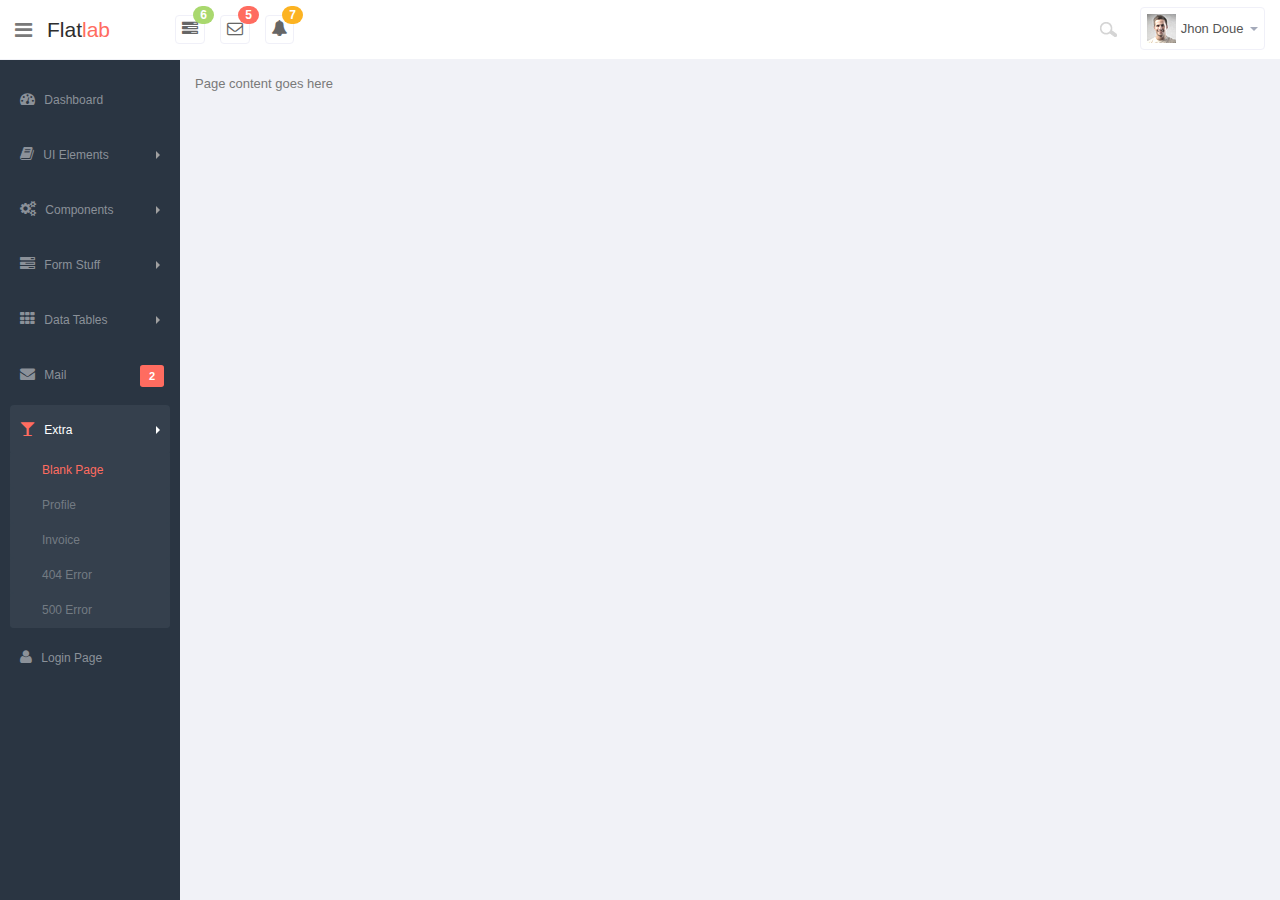
<file: blank.html>
<!DOCTYPE html>
<html lang="en">
  <head>
    <meta charset="utf-8">
    <meta name="viewport" content="width=device-width, initial-scale=1.0">
    <meta name="description" content="">
    <meta name="author" content="Mosaddek">
    <meta name="keyword" content="FlatLab, Dashboard, Bootstrap, Admin, Template, Theme, Responsive, Fluid, Retina">
    <link rel="shortcut icon" href="img/favicon.html">

    <title>Blank</title>

    <!-- Bootstrap core CSS -->
    <link href="css/bootstrap.min.css" rel="stylesheet">
    <link href="css/bootstrap-reset.css" rel="stylesheet">
    <!--external css-->
    <link href="assets/font-awesome/css/font-awesome.css" rel="stylesheet" />
    <!-- Custom styles for this template -->
    <link href="css/style.css" rel="stylesheet">
    <link href="css/style-responsive.css" rel="stylesheet" />

    <!-- HTML5 shim and Respond.js IE8 support of HTML5 tooltipss and media queries -->
    <!--[if lt IE 9]>
      <script src="js/html5shiv.js"></script>
      <script src="js/respond.min.js"></script>
    <![endif]-->
  </head>

  <body>

  <section id="container" class="">
      <!--header start-->
      <header class="header white-bg">
          <div class="sidebar-toggle-box">
              <div data-original-title="Toggle Navigation" data-placement="right" class="icon-reorder tooltips"></div>
          </div>
          <!--logo start-->
          <a href="#" class="logo" >Flat<span>lab</span></a>
          <!--logo end-->
          <div class="nav notify-row" id="top_menu">
            <!--  notification start -->
            <ul class="nav top-menu">
              <!-- settings start -->
              <li class="dropdown">
                  <a data-toggle="dropdown" class="dropdown-toggle" href="#">
                      <i class="icon-tasks"></i>
                      <span class="badge bg-success">6</span>
                  </a>
                  <ul class="dropdown-menu extended tasks-bar">
                      <div class="notify-arrow notify-arrow-green"></div>
                      <li>
                          <p class="green">You have 6 pending tasks</p>
                      </li>
                      <li>
                          <a href="#">
                              <div class="task-info">
                                  <div class="desc">Dashboard v1.3</div>
                                  <div class="percent">40%</div>
                              </div>
                              <div class="progress progress-striped">
                                  <div class="progress-bar progress-bar-success" role="progressbar" aria-valuenow="40" aria-valuemin="0" aria-valuemax="100" style="width: 40%">
                                      <span class="sr-only">40% Complete (success)</span>
                                  </div>
                              </div>
                          </a>
                      </li>
                      <li>
                          <a href="#">
                              <div class="task-info">
                                  <div class="desc">Database Update</div>
                                  <div class="percent">60%</div>
                              </div>
                              <div class="progress progress-striped">
                                  <div class="progress-bar progress-bar-warning" role="progressbar" aria-valuenow="60" aria-valuemin="0" aria-valuemax="100" style="width: 60%">
                                      <span class="sr-only">60% Complete (warning)</span>
                                  </div>
                              </div>
                          </a>
                      </li>
                      <li>
                          <a href="#">
                              <div class="task-info">
                                  <div class="desc">Iphone Development</div>
                                  <div class="percent">87%</div>
                              </div>
                              <div class="progress progress-striped">
                                  <div class="progress-bar progress-bar-info" role="progressbar" aria-valuenow="20" aria-valuemin="0" aria-valuemax="100" style="width: 87%">
                                      <span class="sr-only">87% Complete</span>
                                  </div>
                              </div>
                          </a>
                      </li>
                      <li>
                          <a href="#">
                              <div class="task-info">
                                  <div class="desc">Mobile App</div>
                                  <div class="percent">33%</div>
                              </div>
                              <div class="progress progress-striped">
                                  <div class="progress-bar progress-bar-danger" role="progressbar" aria-valuenow="80" aria-valuemin="0" aria-valuemax="100" style="width: 33%">
                                      <span class="sr-only">33% Complete (danger)</span>
                                  </div>
                              </div>
                          </a>
                      </li>
                      <li>
                          <a href="#">
                              <div class="task-info">
                                  <div class="desc">Dashboard v1.3</div>
                                  <div class="percent">45%</div>
                              </div>
                              <div class="progress progress-striped active">
                                  <div class="progress-bar"  role="progressbar" aria-valuenow="45" aria-valuemin="0" aria-valuemax="100" style="width: 45%">
                                      <span class="sr-only">45% Complete</span>
                                  </div>
                              </div>

                          </a>
                      </li>
                      <li class="external">
                          <a href="#">See All Tasks</a>
                      </li>
                  </ul>
              </li>
              <!-- settings end -->
              <!-- inbox dropdown start-->
              <li id="header_inbox_bar" class="dropdown">
                  <a data-toggle="dropdown" class="dropdown-toggle" href="#">
                      <i class="icon-envelope-alt"></i>
                      <span class="badge bg-important">5</span>
                  </a>
                  <ul class="dropdown-menu extended inbox">
                      <div class="notify-arrow notify-arrow-red"></div>
                      <li>
                          <p class="red">You have 5 new messages</p>
                      </li>
                      <li>
                          <a href="#">
                              <span class="photo"><img alt="avatar" src="img/avatar-mini.jpg"></span>
                                    <span class="subject">
                                    <span class="from">Jonathan Smith</span>
                                    <span class="time">Just now</span>
                                    </span>
                                    <span class="message">
                                        Hello, this is an example msg.
                                    </span>
                          </a>
                      </li>
                      <li>
                          <a href="#">
                              <span class="photo"><img alt="avatar" src="img/avatar-mini2.jpg"></span>
                                    <span class="subject">
                                    <span class="from">Jhon Doe</span>
                                    <span class="time">10 mins</span>
                                    </span>
                                    <span class="message">
                                     Hi, Jhon Doe Bhai how are you ?
                                    </span>
                          </a>
                      </li>
                      <li>
                          <a href="#">
                              <span class="photo"><img alt="avatar" src="img/avatar-mini3.jpg"></span>
                                    <span class="subject">
                                    <span class="from">Jason Stathum</span>
                                    <span class="time">3 hrs</span>
                                    </span>
                                    <span class="message">
                                        This is awesome dashboard.
                                    </span>
                          </a>
                      </li>
                      <li>
                          <a href="#">
                              <span class="photo"><img alt="avatar" src="img/avatar-mini4.jpg"></span>
                                    <span class="subject">
                                    <span class="from">Jondi Rose</span>
                                    <span class="time">Just now</span>
                                    </span>
                                    <span class="message">
                                        Hello, this is metrolab
                                    </span>
                          </a>
                      </li>
                      <li>
                          <a href="#">See all messages</a>
                      </li>
                  </ul>
              </li>
              <!-- inbox dropdown end -->
              <!-- notification dropdown start-->
              <li id="header_notification_bar" class="dropdown">
                  <a data-toggle="dropdown" class="dropdown-toggle" href="#">

                      <i class="icon-bell-alt"></i>
                      <span class="badge bg-warning">7</span>
                  </a>
                  <ul class="dropdown-menu extended notification">
                      <div class="notify-arrow notify-arrow-yellow"></div>
                      <li>
                          <p class="yellow">You have 7 new notifications</p>
                      </li>
                      <li>
                          <a href="#">
                              <span class="label label-danger"><i class="icon-bolt"></i></span>
                              Server #3 overloaded.
                              <span class="small italic">34 mins</span>
                          </a>
                      </li>
                      <li>
                          <a href="#">
                              <span class="label label-warning"><i class="icon-bell"></i></span>
                              Server #10 not respoding.
                              <span class="small italic">1 Hours</span>
                          </a>
                      </li>
                      <li>
                          <a href="#">
                              <span class="label label-danger"><i class="icon-bolt"></i></span>
                              Database overloaded 24%.
                              <span class="small italic">4 hrs</span>
                          </a>
                      </li>
                      <li>
                          <a href="#">
                              <span class="label label-success"><i class="icon-plus"></i></span>
                              New user registered.
                              <span class="small italic">Just now</span>
                          </a>
                      </li>
                      <li>
                          <a href="#">
                              <span class="label label-info"><i class="icon-bullhorn"></i></span>
                              Application error.
                              <span class="small italic">10 mins</span>
                          </a>
                      </li>
                      <li>
                          <a href="#">See all notifications</a>
                      </li>
                  </ul>
              </li>
              <!-- notification dropdown end -->
          </ul>
          </div>
          <div class="top-nav ">
              <ul class="nav pull-right top-menu">
                  <li>
                      <input type="text" class="form-control search" placeholder="Search">
                  </li>
                  <!-- user login dropdown start-->
                  <li class="dropdown">
                      <a data-toggle="dropdown" class="dropdown-toggle" href="#">
                          <img alt="" src="img/avatar1_small.jpg">
                          <span class="username">Jhon Doue</span>
                          <b class="caret"></b>
                      </a>
                      <ul class="dropdown-menu extended logout">
                          <div class="log-arrow-up"></div>
                          <li><a href="#"><i class=" icon-suitcase"></i>Profile</a></li>
                          <li><a href="#"><i class="icon-cog"></i> Settings</a></li>
                          <li><a href="#"><i class="icon-bell-alt"></i> Notification</a></li>
                          <li><a href="login.html"><i class="icon-key"></i> Log Out</a></li>
                      </ul>
                  </li>
                  <!-- user login dropdown end -->
              </ul>
          </div>
      </header>
      <!--header end-->
      <!--sidebar start-->
      <aside>
          <div id="sidebar"  class="nav-collapse ">
              <!-- sidebar menu start-->
              <ul class="sidebar-menu">
                  <li class="">
                      <a class="" href="index.html">
                          <i class="icon-dashboard"></i>
                          <span>Dashboard</span>
                      </a>
                  </li>
                  <li class="sub-menu">
                      <a href="javascript:;" class="">
                          <i class="icon-book"></i>
                          <span>UI Elements</span>
                          <span class="arrow"></span>
                      </a>
                      <ul class="sub">
                          <li><a class="" href="general.html">General</a></li>
                          <li><a class="" href="buttons.html">Buttons</a></li>
                          <li><a class="" href="widget.html">Widget</a></li>
                          <li><a class="" href="slider.html">Slider</a></li>
                          <li><a class="" href="font_awesome.html">Font Awesome</a></li>
                      </ul>
                  </li>
                  <li class="sub-menu">
                      <a href="javascript:;" class="">
                          <i class="icon-cogs"></i>
                          <span>Components</span>
                          <span class="arrow"></span>
                      </a>
                      <ul class="sub">
                          <li><a class="" href="grids.html">Grids</a></li>
                          <li><a class="" href="calendar.html">Calendar</a></li>
                          <li><a class="" href="charts.html">Charts</a></li>
                      </ul>
                  </li>
                  <li class="sub-menu">
                      <a href="javascript:;" class="">
                          <i class="icon-tasks"></i>
                          <span>Form Stuff</span>
                          <span class="arrow"></span>
                      </a>
                      <ul class="sub">
                          <li><a class="" href="form_component.html">Form Components</a></li>
                          <li><a class="" href="form_wizard.html">Form Wizard</a></li>
                          <li><a class="" href="form_validation.html">Form Validation</a></li>
                      </ul>
                  </li>
                  <li class="sub-menu">
                      <a href="javascript:;" class="">
                          <i class="icon-th"></i>
                          <span>Data Tables</span>
                          <span class="arrow"></span>
                      </a>
                      <ul class="sub">
                          <li><a class="" href="basic_table.html">Basic Table</a></li>
                          <li><a class="" href="dynamic_table.html">Dynamic Table</a></li>
                      </ul>
                  </li>
                  <li>
                      <a class="" href="inbox.html">
                          <i class="icon-envelope"></i>
                          <span>Mail </span>
                          <span class="label label-danger pull-right mail-info">2</span>
                      </a>
                  </li>
                  <li class="sub-menu active">
                      <a href="javascript:;" class="">
                          <i class="icon-glass"></i>
                          <span>Extra</span>
                          <span class="arrow"></span>
                      </a>
                      <ul class="sub">
                          <li class="active"><a class="" href="blank.html">Blank Page</a></li>
                          <li><a class="" href="profile.html">Profile</a></li>
                          <li><a class="" href="invoice.html">Invoice</a></li>
                          <li><a class="" href="404.html">404 Error</a></li>
                          <li><a class="" href="500.html">500 Error</a></li>
                      </ul>
                  </li>
                  <li>
                      <a class="" href="login.html">
                          <i class="icon-user"></i>
                          <span>Login Page</span>
                      </a>
                  </li>
              </ul>
              <!-- sidebar menu end-->
          </div>
      </aside>
      <!--sidebar end-->
      <!--main content start-->
      <section id="main-content">
          <section class="wrapper">
              <!-- page start-->
              Page content goes here
              <!-- page end-->
          </section>
      </section>
      <!--main content end-->
  </section>

    <!-- js placed at the end of the document so the pages load faster -->
    <script src="js/jquery.js"></script>
    <script src="js/bootstrap.min.js"></script>
    <script src="js/jquery.scrollTo.min.js"></script>
    <script src="js/jquery.nicescroll.js" type="text/javascript"></script>


    <!--common script for all pages-->
    <script src="js/common-scripts.js"></script>


  </body>
</html>
</file>
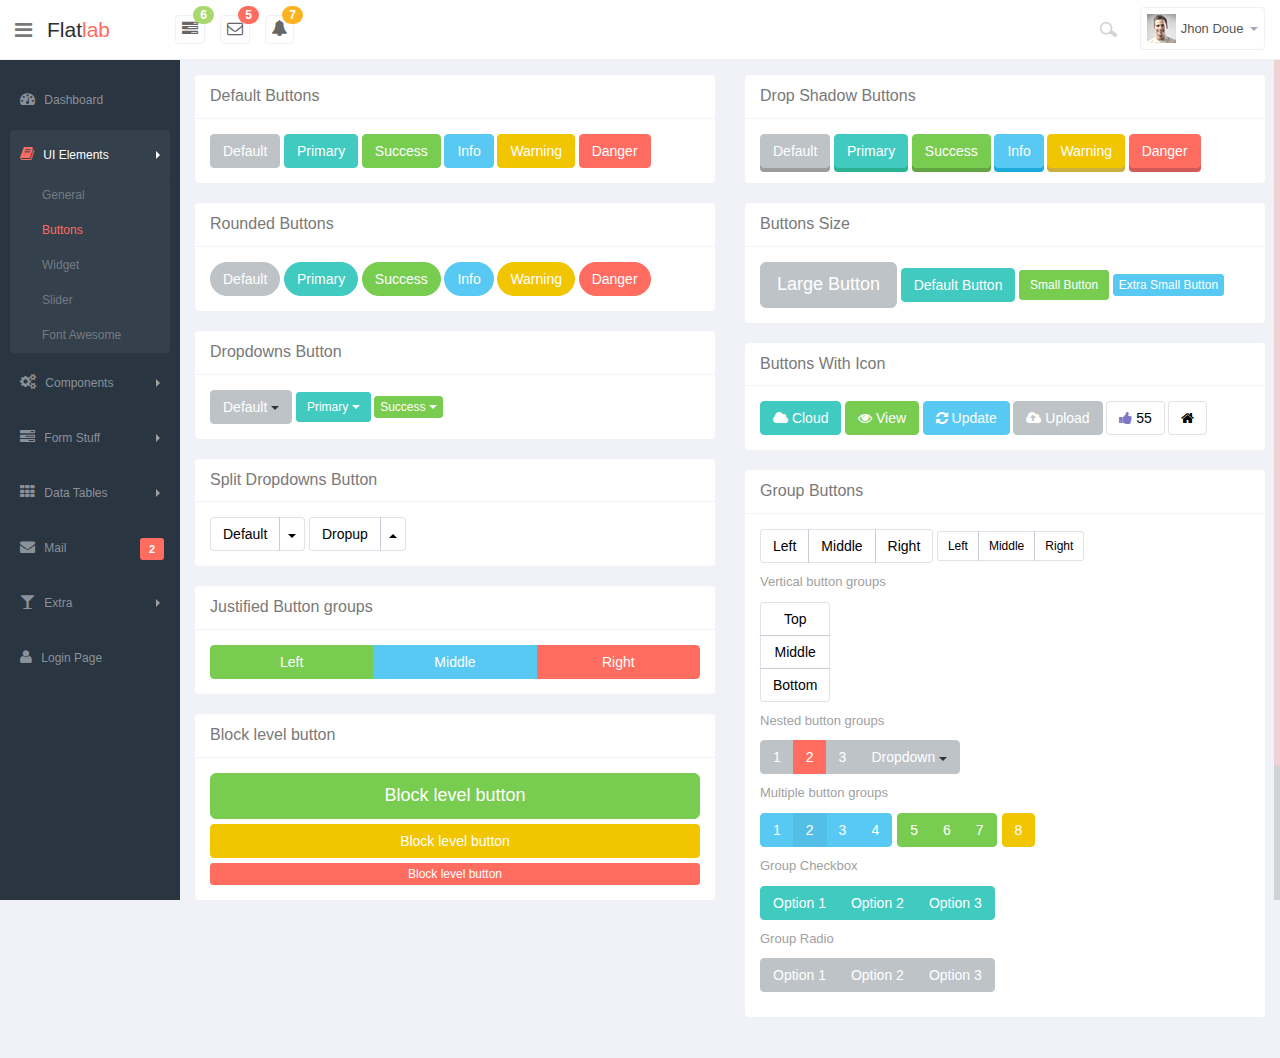
<file: buttons.html>
<!DOCTYPE html>
<html lang="en">
  <head>
    <meta charset="utf-8">
    <meta name="viewport" content="width=device-width, initial-scale=1.0">
    <meta name="description" content="">
    <meta name="author" content="Mosaddek">
    <meta name="keyword" content="FlatLab, Dashboard, Bootstrap, Admin, Template, Theme, Responsive, Fluid, Retina">
    <link rel="shortcut icon" href="img/favicon.html">

    <title>Button</title>

    <!-- Bootstrap core CSS -->
    <link href="css/bootstrap.min.css" rel="stylesheet">
    <link href="css/bootstrap-reset.css" rel="stylesheet">
    <!--external css-->
    <link href="assets/font-awesome/css/font-awesome.css" rel="stylesheet" />
    <!-- Custom styles for this template -->
    <link href="css/style.css" rel="stylesheet">
    <link href="css/style-responsive.css" rel="stylesheet" />

    <!-- HTML5 shim and Respond.js IE8 support of HTML5 tooltipss and media queries -->
    <!--[if lt IE 9]>
      <script src="js/html5shiv.js"></script>
      <script src="js/respond.min.js"></script>
    <![endif]-->
  </head>

  <body>

  <section id="container" class="">
      <!--header start-->
      <header class="header white-bg">
          <div class="sidebar-toggle-box">
              <div data-original-title="Toggle Navigation" data-placement="right" class="icon-reorder tooltips"></div>
          </div>
          <!--logo start-->
          <a href="#" class="logo" >Flat<span>lab</span></a>
          <!--logo end-->
          <div class="nav notify-row" id="top_menu">
            <!--  notification start -->
            <ul class="nav top-menu">
              <!-- settings start -->
              <li class="dropdown">
                  <a data-toggle="dropdown" class="dropdown-toggle" href="#">
                      <i class="icon-tasks"></i>
                      <span class="badge bg-success">6</span>
                  </a>
                  <ul class="dropdown-menu extended tasks-bar">
                      <div class="notify-arrow notify-arrow-green"></div>
                      <li>
                          <p class="green">You have 6 pending tasks</p>
                      </li>
                      <li>
                          <a href="#">
                              <div class="task-info">
                                  <div class="desc">Dashboard v1.3</div>
                                  <div class="percent">40%</div>
                              </div>
                              <div class="progress progress-striped">
                                  <div class="progress-bar progress-bar-success" role="progressbar" aria-valuenow="40" aria-valuemin="0" aria-valuemax="100" style="width: 40%">
                                      <span class="sr-only">40% Complete (success)</span>
                                  </div>
                              </div>
                          </a>
                      </li>
                      <li>
                          <a href="#">
                              <div class="task-info">
                                  <div class="desc">Database Update</div>
                                  <div class="percent">60%</div>
                              </div>
                              <div class="progress progress-striped">
                                  <div class="progress-bar progress-bar-warning" role="progressbar" aria-valuenow="60" aria-valuemin="0" aria-valuemax="100" style="width: 60%">
                                      <span class="sr-only">60% Complete (warning)</span>
                                  </div>
                              </div>
                          </a>
                      </li>
                      <li>
                          <a href="#">
                              <div class="task-info">
                                  <div class="desc">Iphone Development</div>
                                  <div class="percent">87%</div>
                              </div>
                              <div class="progress progress-striped">
                                  <div class="progress-bar progress-bar-info" role="progressbar" aria-valuenow="20" aria-valuemin="0" aria-valuemax="100" style="width: 87%">
                                      <span class="sr-only">87% Complete</span>
                                  </div>
                              </div>
                          </a>
                      </li>
                      <li>
                          <a href="#">
                              <div class="task-info">
                                  <div class="desc">Mobile App</div>
                                  <div class="percent">33%</div>
                              </div>
                              <div class="progress progress-striped">
                                  <div class="progress-bar progress-bar-danger" role="progressbar" aria-valuenow="80" aria-valuemin="0" aria-valuemax="100" style="width: 33%">
                                      <span class="sr-only">33% Complete (danger)</span>
                                  </div>
                              </div>
                          </a>
                      </li>
                      <li>
                          <a href="#">
                              <div class="task-info">
                                  <div class="desc">Dashboard v1.3</div>
                                  <div class="percent">45%</div>
                              </div>
                              <div class="progress progress-striped active">
                                  <div class="progress-bar"  role="progressbar" aria-valuenow="45" aria-valuemin="0" aria-valuemax="100" style="width: 45%">
                                      <span class="sr-only">45% Complete</span>
                                  </div>
                              </div>

                          </a>
                      </li>
                      <li class="external">
                          <a href="#">See All Tasks</a>
                      </li>
                  </ul>
              </li>
              <!-- settings end -->
              <!-- inbox dropdown start-->
              <li id="header_inbox_bar" class="dropdown">
                  <a data-toggle="dropdown" class="dropdown-toggle" href="#">
                      <i class="icon-envelope-alt"></i>
                      <span class="badge bg-important">5</span>
                  </a>
                  <ul class="dropdown-menu extended inbox">
                      <div class="notify-arrow notify-arrow-red"></div>
                      <li>
                          <p class="red">You have 5 new messages</p>
                      </li>
                      <li>
                          <a href="#">
                              <span class="photo"><img alt="avatar" src="img/avatar-mini.jpg"></span>
                                    <span class="subject">
                                    <span class="from">Jonathan Smith</span>
                                    <span class="time">Just now</span>
                                    </span>
                                    <span class="message">
                                        Hello, this is an example msg.
                                    </span>
                          </a>
                      </li>
                      <li>
                          <a href="#">
                              <span class="photo"><img alt="avatar" src="img/avatar-mini2.jpg"></span>
                                    <span class="subject">
                                    <span class="from">Jhon Doe</span>
                                    <span class="time">10 mins</span>
                                    </span>
                                    <span class="message">
                                     Hi, Jhon Doe Bhai how are you ?
                                    </span>
                          </a>
                      </li>
                      <li>
                          <a href="#">
                              <span class="photo"><img alt="avatar" src="img/avatar-mini3.jpg"></span>
                                    <span class="subject">
                                    <span class="from">Jason Stathum</span>
                                    <span class="time">3 hrs</span>
                                    </span>
                                    <span class="message">
                                        This is awesome dashboard.
                                    </span>
                          </a>
                      </li>
                      <li>
                          <a href="#">
                              <span class="photo"><img alt="avatar" src="img/avatar-mini4.jpg"></span>
                                    <span class="subject">
                                    <span class="from">Jondi Rose</span>
                                    <span class="time">Just now</span>
                                    </span>
                                    <span class="message">
                                        Hello, this is metrolab
                                    </span>
                          </a>
                      </li>
                      <li>
                          <a href="#">See all messages</a>
                      </li>
                  </ul>
              </li>
              <!-- inbox dropdown end -->
              <!-- notification dropdown start-->
              <li id="header_notification_bar" class="dropdown">
                  <a data-toggle="dropdown" class="dropdown-toggle" href="#">

                      <i class="icon-bell-alt"></i>
                      <span class="badge bg-warning">7</span>
                  </a>
                  <ul class="dropdown-menu extended notification">
                      <div class="notify-arrow notify-arrow-yellow"></div>
                      <li>
                          <p class="yellow">You have 7 new notifications</p>
                      </li>
                      <li>
                          <a href="#">
                              <span class="label label-danger"><i class="icon-bolt"></i></span>
                              Server #3 overloaded.
                              <span class="small italic">34 mins</span>
                          </a>
                      </li>
                      <li>
                          <a href="#">
                              <span class="label label-warning"><i class="icon-bell"></i></span>
                              Server #10 not respoding.
                              <span class="small italic">1 Hours</span>
                          </a>
                      </li>
                      <li>
                          <a href="#">
                              <span class="label label-danger"><i class="icon-bolt"></i></span>
                              Database overloaded 24%.
                              <span class="small italic">4 hrs</span>
                          </a>
                      </li>
                      <li>
                          <a href="#">
                              <span class="label label-success"><i class="icon-plus"></i></span>
                              New user registered.
                              <span class="small italic">Just now</span>
                          </a>
                      </li>
                      <li>
                          <a href="#">
                              <span class="label label-info"><i class="icon-bullhorn"></i></span>
                              Application error.
                              <span class="small italic">10 mins</span>
                          </a>
                      </li>
                      <li>
                          <a href="#">See all notifications</a>
                      </li>
                  </ul>
              </li>
              <!-- notification dropdown end -->
          </ul>
          </div>
          <div class="top-nav ">
              <ul class="nav pull-right top-menu">
                  <li>
                      <input type="text" class="form-control search" placeholder="Search">
                  </li>
                  <!-- user login dropdown start-->
                  <li class="dropdown">
                      <a data-toggle="dropdown" class="dropdown-toggle" href="#">
                          <img alt="" src="img/avatar1_small.jpg">
                          <span class="username">Jhon Doue</span>
                          <b class="caret"></b>
                      </a>
                      <ul class="dropdown-menu extended logout">
                          <div class="log-arrow-up"></div>
                          <li><a href="#"><i class=" icon-suitcase"></i>Profile</a></li>
                          <li><a href="#"><i class="icon-cog"></i> Settings</a></li>
                          <li><a href="#"><i class="icon-bell-alt"></i> Notification</a></li>
                          <li><a href="login.html"><i class="icon-key"></i> Log Out</a></li>
                      </ul>
                  </li>
                  <!-- user login dropdown end -->
              </ul>
          </div>
      </header>
      <!--header end-->
      <!--sidebar start-->
      <aside>
          <div id="sidebar"  class="nav-collapse ">
              <!-- sidebar menu start-->
              <ul class="sidebar-menu">
                  <li class="">
                      <a class="" href="index.html">
                          <i class="icon-dashboard"></i>
                          <span>Dashboard</span>
                      </a>
                  </li>
                  <li class="sub-menu active">
                      <a href="javascript:;" class="">
                          <i class="icon-book"></i>
                          <span>UI Elements</span>
                          <span class="arrow"></span>
                      </a>
                      <ul class="sub">
                          <li><a class="" href="general.html">General</a></li>
                          <li class="active"><a class="" href="buttons.html">Buttons</a></li>
                          <li><a class="" href="widget.html">Widget</a></li>
                          <li><a class="" href="slider.html">Slider</a></li>
                          <li><a class="" href="font_awesome.html">Font Awesome</a></li>
                      </ul>
                  </li>
                  <li class="sub-menu">
                      <a href="javascript:;" class="">
                          <i class="icon-cogs"></i>
                          <span>Components</span>
                          <span class="arrow"></span>
                      </a>
                      <ul class="sub">
                          <li><a class="" href="grids.html">Grids</a></li>
                          <li><a class="" href="calendar.html">Calendar</a></li>
                          <li><a class="" href="charts.html">Charts</a></li>
                      </ul>
                  </li>
                  <li class="sub-menu">
                      <a href="javascript:;" class="">
                          <i class="icon-tasks"></i>
                          <span>Form Stuff</span>
                          <span class="arrow"></span>
                      </a>
                      <ul class="sub">
                          <li><a class="" href="form_component.html">Form Components</a></li>
                          <li><a class="" href="form_wizard.html">Form Wizard</a></li>
                          <li><a class="" href="form_validation.html">Form Validation</a></li>
                      </ul>
                  </li>
                  <li class="sub-menu">
                      <a href="javascript:;" class="">
                          <i class="icon-th"></i>
                          <span>Data Tables</span>
                          <span class="arrow"></span>
                      </a>
                      <ul class="sub">
                          <li><a class="" href="basic_table.html">Basic Table</a></li>
                          <li><a class="" href="dynamic_table.html">Dynamic Table</a></li>
                      </ul>
                  </li>
                  <li>
                      <a class="" href="inbox.html">
                          <i class="icon-envelope"></i>
                          <span>Mail </span>
                          <span class="label label-danger pull-right mail-info">2</span>
                      </a>
                  </li>
                  <li class="sub-menu">
                      <a href="javascript:;" class="">
                          <i class="icon-glass"></i>
                          <span>Extra</span>
                          <span class="arrow"></span>
                      </a>
                      <ul class="sub">
                          <li><a class="" href="blank.html">Blank Page</a></li>
                          <li><a class="" href="profile.html">Profile</a></li>
                          <li><a class="" href="invoice.html">Invoice</a></li>
                          <li><a class="" href="404.html">404 Error</a></li>
                          <li><a class="" href="500.html">500 Error</a></li>
                      </ul>
                  </li>
                  <li>
                      <a class="" href="login.html">
                          <i class="icon-user"></i>
                          <span>Login Page</span>
                      </a>
                  </li>
              </ul>
              <!-- sidebar menu end-->
          </div>
      </aside>
      <!--sidebar end-->
      <!--main content start-->
      <section id="main-content">
          <section class="wrapper">
              <!-- page start-->
              <div class="row">
                  <div class="col-sm-6">
                      <section class="panel">
                          <header class="panel-heading">
                              Default Buttons
                          </header>
                          <div class="panel-body">
                              <button type="button" class="btn btn-default">Default</button>
                              <button type="button" class="btn btn-primary">Primary</button>
                              <button type="button" class="btn btn-success">Success</button>
                              <button type="button" class="btn btn-info">Info</button>
                              <button type="button" class="btn btn-warning">Warning</button>
                              <button type="button" class="btn btn-danger">Danger</button>
                          </div>
                      </section>
                  </div>
                  <div class="col-sm-6">
                      <section class="panel">
                          <header class="panel-heading">
                              Drop Shadow Buttons
                          </header>
                          <div class="panel-body">
                              <button type="button" class="btn btn-shadow btn-default">Default</button>
                              <button type="button" class="btn btn-shadow btn-primary">Primary</button>
                              <button type="button" class="btn btn-shadow btn-success">Success</button>
                              <button type="button" class="btn btn-shadow btn-info">Info</button>
                              <button type="button" class="btn btn-shadow btn-warning">Warning</button>
                              <button type="button" class="btn btn-shadow btn-danger">Danger</button>
                          </div>
                      </section>
                  </div>
              </div>

              <div class="row">
                  <div class="col-sm-6">
                      <section class="panel">
                          <header class="panel-heading">
                              Rounded Buttons
                          </header>
                          <div class="panel-body">
                              <button type="button" class="btn btn-round btn-default">Default</button>
                              <button type="button" class="btn btn-round btn-primary">Primary</button>
                              <button type="button" class="btn btn-round btn-success">Success</button>
                              <button type="button" class="btn btn-round btn-info">Info</button>
                              <button type="button" class="btn btn-round btn-warning">Warning</button>
                              <button type="button" class="btn btn-round btn-danger">Danger</button>
                          </div>
                      </section>
                      <section class="panel">
                          <header class="panel-heading">
                              Dropdowns Button
                          </header>
                          <div class="panel-body">
                              <div class="btn-group">
                                  <button data-toggle="dropdown" class="btn btn-default dropdown-toggle" type="button">Default <span class="caret"></span></button>
                                  <ul role="menu" class="dropdown-menu">
                                      <li><a href="#">Action</a></li>
                                      <li><a href="#">Another action</a></li>
                                      <li><a href="#">Something else here</a></li>
                                      <li class="divider"></li>
                                      <li><a href="#">Separated link</a></li>
                                  </ul>
                              </div><!-- /btn-group -->
                              <div class="btn-group">
                                  <button data-toggle="dropdown" class="btn btn-primary dropdown-toggle btn-sm" type="button">Primary <span class="caret"></span></button>
                                  <ul role="menu" class="dropdown-menu">
                                      <li><a href="#">Action</a></li>
                                      <li><a href="#">Another action</a></li>
                                      <li><a href="#">Something else here</a></li>
                                      <li class="divider"></li>
                                      <li><a href="#">Separated link</a></li>
                                  </ul>
                              </div><!-- /btn-group -->
                              <div class="btn-group">
                                  <button data-toggle="dropdown" class="btn btn-success dropdown-toggle btn-xs" type="button">Success <span class="caret"></span></button>
                                  <ul role="menu" class="dropdown-menu">
                                      <li><a href="#">Action</a></li>
                                      <li><a href="#">Another action</a></li>
                                      <li><a href="#">Something else here</a></li>
                                      <li class="divider"></li>
                                      <li><a href="#">Separated link</a></li>
                                  </ul>
                              </div><!-- /btn-group -->
                          </div>
                      </section>
                      <section class="panel">
                          <header class="panel-heading">
                              Split Dropdowns Button
                          </header>
                          <div class="panel-body">
                              <div class="btn-group">
                                  <button class="btn btn-white" type="button">Default</button>
                                  <button data-toggle="dropdown" class="btn btn-white dropdown-toggle" type="button"><span class="caret"></span></button>
                                  <ul role="menu" class="dropdown-menu">
                                      <li><a href="#">Action</a></li>
                                      <li><a href="#">Another action</a></li>
                                      <li><a href="#">Something else here</a></li>
                                      <li class="divider"></li>
                                      <li><a href="#">Separated link</a></li>
                                  </ul>
                              </div><!-- /btn-group -->
                              <div class="btn-group dropup">
                                  <button class="btn btn-white" type="button">Dropup</button>
                                  <button data-toggle="dropdown" class="btn btn-white dropdown-toggle" type="button"><span class="caret"></span></button>
                                  <ul role="menu" class="dropdown-menu">
                                      <li><a href="#">Action</a></li>
                                      <li><a href="#">Another action</a></li>
                                      <li><a href="#">Something else here</a></li>
                                      <li class="divider"></li>
                                      <li><a href="#">Separated link</a></li>
                                  </ul>
                              </div><!-- /btn-group -->
                          </div>
                      </section>
                      <section class="panel">
                          <header class="panel-heading">
                              Justified Button groups
                          </header>
                          <div class="panel-body">
                              <div class="btn-group btn-group-justified">
                                  <a class="btn btn-success" href="#">Left</a>
                                  <a class="btn btn-info" href="#">Middle</a>
                                  <a class="btn btn-danger" href="#">Right</a>
                              </div>
                          </div>
                      </section>

                      <section class="panel">
                          <header class="panel-heading">
                              Block level button
                          </header>
                          <div class="panel-body">
                              <button type="button" class="btn btn-success btn-lg btn-block">Block level button</button>
                              <button type="button" class="btn btn-warning btn-block">Block level button</button>
                              <button type="button" class="btn btn-danger btn-xs btn-block">Block level button</button>
                          </div>
                      </section>
                      <!--<section class="panel">-->
                          <!--<header class="panel-heading">-->
                              <!--Loading Button-->
                          <!--</header>-->
                          <!--<div class="panel-body">-->
                              <!--<button type="button" class="btn btn-primary" data-loading-text="loading stuff...">Loading stuff</button>-->
                          <!--</div>-->
                      <!--</section>-->
                  </div>
                  <div class="col-sm-6">
                      <section class="panel">
                          <header class="panel-heading">
                              Buttons Size
                          </header>
                          <div class="panel-body">
                              <button type="button" class="btn btn-default btn-lg">Large Button</button>
                              <button type="button" class="btn btn-primary">Default Button</button>
                              <button type="button" class="btn btn-success btn-sm">Small Button</button>
                              <button type="button" class="btn btn-info btn-xs">Extra Small Button</button>
                          </div>
                      </section>
                      <section class="panel">
                          <header class="panel-heading">
                              Buttons With Icon
                          </header>
                          <div class="panel-body">
                              <button type="button" class="btn btn-primary"><i class="icon-cloud"></i> Cloud</button>
                              <button type="button" class="btn btn-success"><i class="icon-eye-open"></i> View </button>
                              <button type="button" class="btn btn-info "><i class="icon-refresh"></i> Update</button>
                              <button type="button" class="btn btn-default "><i class="icon-cloud-upload"></i> Upload</button>
                              <button data-toggle="button" class="btn btn-white">
                                  <i class="icon-thumbs-up text-info"></i>
                                   55
                              </button>
                              <button data-toggle="button" class="btn btn-white">
                                  <i class="icon-home"></i>
                              </button>
                          </div>
                      </section>
                      <section class="panel">
                          <header class="panel-heading">
                              Group Buttons
                          </header>
                          <div class="panel-body">
                              <div class="btn-row">
                                  <div class="btn-group">
                                      <button class="btn btn-white" type="button">Left</button>
                                      <button class="btn btn-white" type="button">Middle</button>
                                      <button class="btn btn-white" type="button">Right</button>
                                  </div>
                                  <div class="btn-group  btn-group-sm">
                                      <button class="btn btn-white" type="button">Left</button>
                                      <button class="btn btn-white" type="button">Middle</button>
                                      <button class="btn btn-white" type="button">Right</button>
                                  </div>
                              </div>
                              <p class="text-muted">Vertical button groups</p>
                              <div class="btn-row">
                                  <div class="btn-group-vertical">
                                      <button class="btn btn-white" type="button">Top</button>
                                      <button class="btn btn-white" type="button">Middle</button>
                                      <button class="btn btn-white" type="button">Bottom</button>
                                  </div>
                              </div>
                              <p class="text-muted">Nested button groups</p>
                              <div class="btn-row">
                                  <div class="btn-group">
                                      <button class="btn btn-default" type="button">1</button>
                                      <button class="btn btn-danger" type="button">2</button>
                                      <button class="btn btn-default" type="button">3</button>
                                      <div class="btn-group">
                                          <button data-toggle="dropdown" class="btn btn-default dropdown-toggle" type="button"> Dropdown <span class="caret"></span> </button>
                                          <ul class="dropdown-menu">
                                              <li><a href="#">Dropdown link 1</a></li>
                                              <li><a href="#">Dropdown link 2</a></li>
                                              <li><a href="#">Dropdown link 3</a></li>
                                          </ul>
                                      </div>
                                  </div>
                              </div>

                              <p class="text-muted">Multiple button groups</p>
                              <div class="btn-row">
                                  <div class="btn-toolbar">
                                      <div class="btn-group">
                                          <button class="btn btn-info" type="button">1</button>
                                          <button class="btn btn-info active" type="button">2</button>
                                          <button class="btn btn-info" type="button">3</button>
                                          <button class="btn btn-info" type="button">4</button>
                                      </div>
                                      <div class="btn-group">
                                          <button class="btn btn-success" type="button">5</button>
                                          <button class="btn btn-success" type="button">6</button>
                                          <button class="btn btn-success" type="button">7</button>
                                      </div>
                                      <div class="btn-group">
                                          <button class="btn btn-warning" type="button">8</button>
                                      </div>
                                  </div>
                              </div>

                              <p class="text-muted">Group Checkbox</p>
                              <div class="btn-row">
                                  <div class="btn-group" data-toggle="buttons">
                                      <label class="btn btn-primary">
                                          <input type="checkbox"> Option 1
                                      </label>
                                      <label class="btn btn-primary">
                                          <input type="checkbox"> Option 2
                                      </label>
                                      <label class="btn btn-primary">
                                          <input type="checkbox"> Option 3
                                      </label>
                                  </div>
                              </div>

                              <p class="text-muted">Group Radio</p>
                              <div class="btn-row">
                                  <div class="btn-group" data-toggle="buttons">
                                      <label class="btn btn-default">
                                          <input type="radio" name="options" id="option1"> Option 1
                                      </label>
                                      <label class="btn btn-default">
                                          <input type="radio" name="options" id="option2"> Option 2
                                      </label>
                                      <label class="btn btn-default">
                                          <input type="radio" name="options" id="option3"> Option 3
                                      </label>
                                  </div>
                              </div>
                          </div>
                      </section>
                  </div>
              </div>
              <!-- page end-->
          </section>
      </section>
      <!--main content end-->
  </section>

    <!-- js placed at the end of the document so the pages load faster -->
    <script src="js/jquery.js"></script>
    <script src="js/bootstrap.min.js"></script>
    <script src="js/jquery.scrollTo.min.js"></script>
    <script src="js/jquery.nicescroll.js" type="text/javascript"></script>

    <!--common script for all pages-->
    <script src="js/common-scripts.js"></script>


  </body>
</html>
</file>
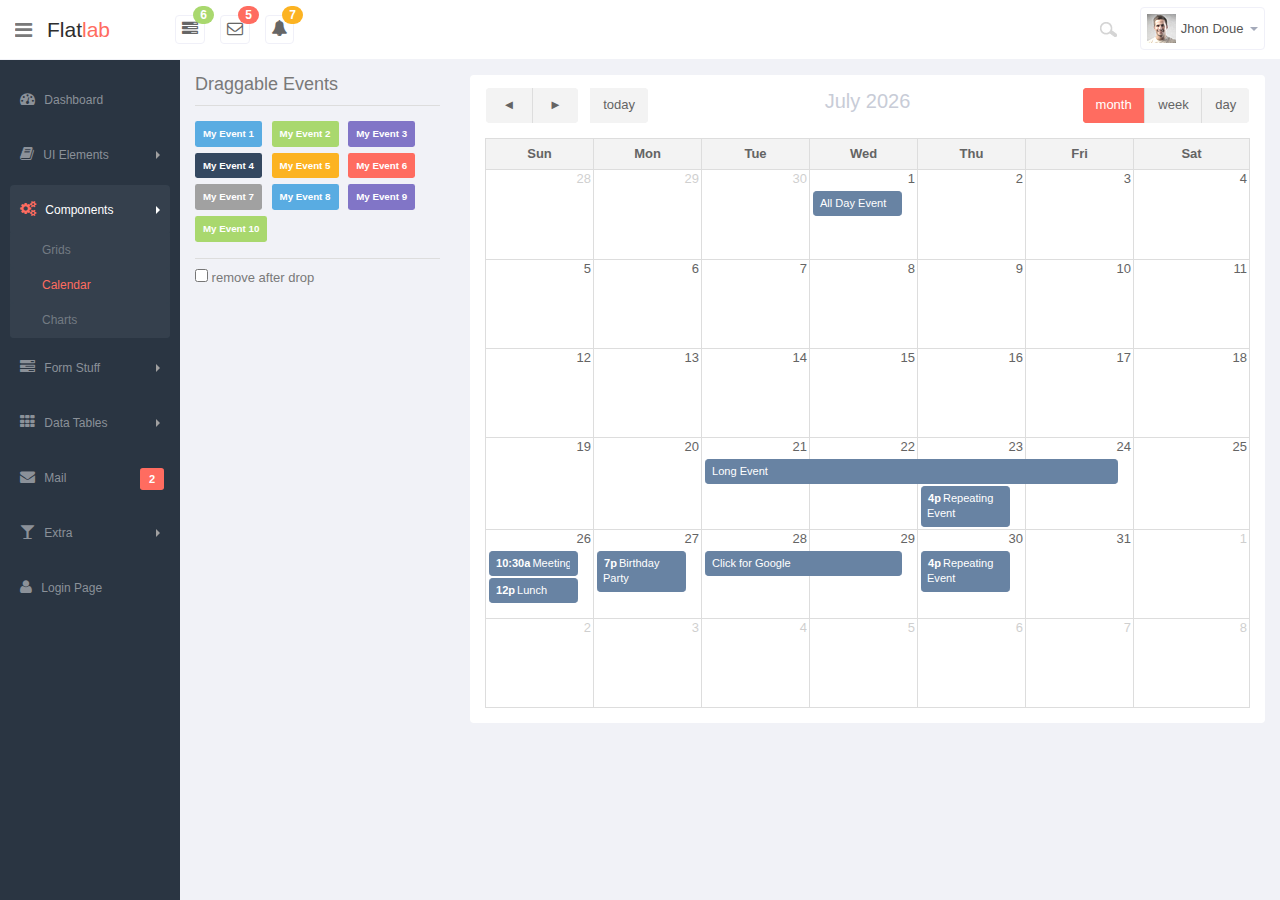
<file: calendar.html>
<!DOCTYPE html>
<html lang="en">
  <head>
    <meta charset="utf-8">
    <meta name="viewport" content="width=device-width, initial-scale=1.0">
    <meta name="description" content="">
    <meta name="author" content="Mosaddek">
    <meta name="keyword" content="FlatLab, Dashboard, Bootstrap, Admin, Template, Theme, Responsive, Fluid, Retina">
    <link rel="shortcut icon" href="img/favicon.html">

    <title>Calendar</title>

    <!-- Bootstrap core CSS -->
    <link href="css/bootstrap.min.css" rel="stylesheet">
    <link href="css/bootstrap-reset.css" rel="stylesheet">
    <!--external css-->
    <link href="assets/font-awesome/css/font-awesome.css" rel="stylesheet" />
    <link href="assets/fullcalendar/fullcalendar/bootstrap-fullcalendar.css" rel="stylesheet" />
    <!-- Custom styles for this template -->
    <link href="css/style.css" rel="stylesheet">
    <link href="css/style-responsive.css" rel="stylesheet" />

    <!-- HTML5 shim and Respond.js IE8 support of HTML5 tooltipss and media queries -->
    <!--[if lt IE 9]>
      <script src="js/html5shiv.js"></script>
      <script src="js/respond.min.js"></script>
    <![endif]-->
  </head>

  <body>

  <section id="container" class="">
      <!--header start-->
      <header class="header white-bg">
          <div class="sidebar-toggle-box">
              <div data-original-title="Toggle Navigation" data-placement="right" class="icon-reorder tooltips"></div>
          </div>
          <!--logo start-->
          <a href="#" class="logo" >Flat<span>lab</span></a>
          <!--logo end-->
          <div class="nav notify-row" id="top_menu">
            <!--  notification start -->
            <ul class="nav top-menu">
              <!-- settings start -->
              <li class="dropdown">
                  <a data-toggle="dropdown" class="dropdown-toggle" href="#">
                      <i class="icon-tasks"></i>
                      <span class="badge bg-success">6</span>
                  </a>
                  <ul class="dropdown-menu extended tasks-bar">
                      <div class="notify-arrow notify-arrow-green"></div>
                      <li>
                          <p class="green">You have 6 pending tasks</p>
                      </li>
                      <li>
                          <a href="#">
                              <div class="task-info">
                                  <div class="desc">Dashboard v1.3</div>
                                  <div class="percent">40%</div>
                              </div>
                              <div class="progress progress-striped">
                                  <div class="progress-bar progress-bar-success" role="progressbar" aria-valuenow="40" aria-valuemin="0" aria-valuemax="100" style="width: 40%">
                                      <span class="sr-only">40% Complete (success)</span>
                                  </div>
                              </div>
                          </a>
                      </li>
                      <li>
                          <a href="#">
                              <div class="task-info">
                                  <div class="desc">Database Update</div>
                                  <div class="percent">60%</div>
                              </div>
                              <div class="progress progress-striped">
                                  <div class="progress-bar progress-bar-warning" role="progressbar" aria-valuenow="60" aria-valuemin="0" aria-valuemax="100" style="width: 60%">
                                      <span class="sr-only">60% Complete (warning)</span>
                                  </div>
                              </div>
                          </a>
                      </li>
                      <li>
                          <a href="#">
                              <div class="task-info">
                                  <div class="desc">Iphone Development</div>
                                  <div class="percent">87%</div>
                              </div>
                              <div class="progress progress-striped">
                                  <div class="progress-bar progress-bar-info" role="progressbar" aria-valuenow="20" aria-valuemin="0" aria-valuemax="100" style="width: 87%">
                                      <span class="sr-only">87% Complete</span>
                                  </div>
                              </div>
                          </a>
                      </li>
                      <li>
                          <a href="#">
                              <div class="task-info">
                                  <div class="desc">Mobile App</div>
                                  <div class="percent">33%</div>
                              </div>
                              <div class="progress progress-striped">
                                  <div class="progress-bar progress-bar-danger" role="progressbar" aria-valuenow="80" aria-valuemin="0" aria-valuemax="100" style="width: 33%">
                                      <span class="sr-only">33% Complete (danger)</span>
                                  </div>
                              </div>
                          </a>
                      </li>
                      <li>
                          <a href="#">
                              <div class="task-info">
                                  <div class="desc">Dashboard v1.3</div>
                                  <div class="percent">45%</div>
                              </div>
                              <div class="progress progress-striped active">
                                  <div class="progress-bar"  role="progressbar" aria-valuenow="45" aria-valuemin="0" aria-valuemax="100" style="width: 45%">
                                      <span class="sr-only">45% Complete</span>
                                  </div>
                              </div>

                          </a>
                      </li>
                      <li class="external">
                          <a href="#">See All Tasks</a>
                      </li>
                  </ul>
              </li>
              <!-- settings end -->
              <!-- inbox dropdown start-->
              <li id="header_inbox_bar" class="dropdown">
                  <a data-toggle="dropdown" class="dropdown-toggle" href="#">
                      <i class="icon-envelope-alt"></i>
                      <span class="badge bg-important">5</span>
                  </a>
                  <ul class="dropdown-menu extended inbox">
                      <div class="notify-arrow notify-arrow-red"></div>
                      <li>
                          <p class="red">You have 5 new messages</p>
                      </li>
                      <li>
                          <a href="#">
                              <span class="photo"><img alt="avatar" src="img/avatar-mini.jpg"></span>
                                    <span class="subject">
                                    <span class="from">Jonathan Smith</span>
                                    <span class="time">Just now</span>
                                    </span>
                                    <span class="message">
                                        Hello, this is an example msg.
                                    </span>
                          </a>
                      </li>
                      <li>
                          <a href="#">
                              <span class="photo"><img alt="avatar" src="img/avatar-mini2.jpg"></span>
                                    <span class="subject">
                                    <span class="from">Jhon Doe</span>
                                    <span class="time">10 mins</span>
                                    </span>
                                    <span class="message">
                                     Hi, Jhon Doe Bhai how are you ?
                                    </span>
                          </a>
                      </li>
                      <li>
                          <a href="#">
                              <span class="photo"><img alt="avatar" src="img/avatar-mini3.jpg"></span>
                                    <span class="subject">
                                    <span class="from">Jason Stathum</span>
                                    <span class="time">3 hrs</span>
                                    </span>
                                    <span class="message">
                                        This is awesome dashboard.
                                    </span>
                          </a>
                      </li>
                      <li>
                          <a href="#">
                              <span class="photo"><img alt="avatar" src="img/avatar-mini4.jpg"></span>
                                    <span class="subject">
                                    <span class="from">Jondi Rose</span>
                                    <span class="time">Just now</span>
                                    </span>
                                    <span class="message">
                                        Hello, this is metrolab
                                    </span>
                          </a>
                      </li>
                      <li>
                          <a href="#">See all messages</a>
                      </li>
                  </ul>
              </li>
              <!-- inbox dropdown end -->
              <!-- notification dropdown start-->
              <li id="header_notification_bar" class="dropdown">
                  <a data-toggle="dropdown" class="dropdown-toggle" href="#">

                      <i class="icon-bell-alt"></i>
                      <span class="badge bg-warning">7</span>
                  </a>
                  <ul class="dropdown-menu extended notification">
                      <div class="notify-arrow notify-arrow-yellow"></div>
                      <li>
                          <p class="yellow">You have 7 new notifications</p>
                      </li>
                      <li>
                          <a href="#">
                              <span class="label label-danger"><i class="icon-bolt"></i></span>
                              Server #3 overloaded.
                              <span class="small italic">34 mins</span>
                          </a>
                      </li>
                      <li>
                          <a href="#">
                              <span class="label label-warning"><i class="icon-bell"></i></span>
                              Server #10 not respoding.
                              <span class="small italic">1 Hours</span>
                          </a>
                      </li>
                      <li>
                          <a href="#">
                              <span class="label label-danger"><i class="icon-bolt"></i></span>
                              Database overloaded 24%.
                              <span class="small italic">4 hrs</span>
                          </a>
                      </li>
                      <li>
                          <a href="#">
                              <span class="label label-success"><i class="icon-plus"></i></span>
                              New user registered.
                              <span class="small italic">Just now</span>
                          </a>
                      </li>
                      <li>
                          <a href="#">
                              <span class="label label-info"><i class="icon-bullhorn"></i></span>
                              Application error.
                              <span class="small italic">10 mins</span>
                          </a>
                      </li>
                      <li>
                          <a href="#">See all notifications</a>
                      </li>
                  </ul>
              </li>
              <!-- notification dropdown end -->
          </ul>
          </div>
          <div class="top-nav ">
              <ul class="nav pull-right top-menu">
                  <li>
                      <input type="text" class="form-control search" placeholder="Search">
                  </li>
                  <!-- user login dropdown start-->
                  <li class="dropdown">
                      <a data-toggle="dropdown" class="dropdown-toggle" href="#">
                          <img alt="" src="img/avatar1_small.jpg">
                          <span class="username">Jhon Doue</span>
                          <b class="caret"></b>
                      </a>
                      <ul class="dropdown-menu extended logout">
                          <div class="log-arrow-up"></div>
                          <li><a href="#"><i class=" icon-suitcase"></i>Profile</a></li>
                          <li><a href="#"><i class="icon-cog"></i> Settings</a></li>
                          <li><a href="#"><i class="icon-bell-alt"></i> Notification</a></li>
                          <li><a href="login.html"><i class="icon-key"></i> Log Out</a></li>
                      </ul>
                  </li>
                  <!-- user login dropdown end -->
              </ul>
          </div>
      </header>
      <!--header end-->
      <!--sidebar start-->
      <aside>
          <div id="sidebar"  class="nav-collapse ">
              <!-- sidebar menu start-->
              <ul class="sidebar-menu">
                  <li class="">
                      <a class="" href="index.html">
                          <i class="icon-dashboard"></i>
                          <span>Dashboard</span>
                      </a>
                  </li>
                  <li class="sub-menu">
                      <a href="javascript:;" class="">
                          <i class="icon-book"></i>
                          <span>UI Elements</span>
                          <span class="arrow"></span>
                      </a>
                      <ul class="sub">
                          <li><a class="" href="general.html">General</a></li>
                          <li><a class="" href="buttons.html">Buttons</a></li>
                          <li><a class="" href="widget.html">Widget</a></li>
                          <li><a class="" href="slider.html">Slider</a></li>
                          <li><a class="" href="font_awesome.html">Font Awesome</a></li>
                      </ul>
                  </li>
                  <li class="sub-menu active">
                      <a href="javascript:;" class="">
                          <i class="icon-cogs"></i>
                          <span>Components</span>
                          <span class="arrow"></span>
                      </a>
                      <ul class="sub">
                          <li><a class="" href="grids.html">Grids</a></li>
                          <li class="active"><a class="" href="calendar.html">Calendar</a></li>
                          <li><a class="" href="charts.html">Charts</a></li>
                      </ul>
                  </li>
                  <li class="sub-menu">
                      <a href="javascript:;" class="">
                          <i class="icon-tasks"></i>
                          <span>Form Stuff</span>
                          <span class="arrow"></span>
                      </a>
                      <ul class="sub">
                          <li><a class="" href="form_component.html">Form Components</a></li>
                          <li><a class="" href="form_wizard.html">Form Wizard</a></li>
                          <li><a class="" href="form_validation.html">Form Validation</a></li>
                      </ul>
                  </li>
                  <li class="sub-menu">
                      <a href="javascript:;" class="">
                          <i class="icon-th"></i>
                          <span>Data Tables</span>
                          <span class="arrow"></span>
                      </a>
                      <ul class="sub">
                          <li><a class="" href="basic_table.html">Basic Table</a></li>
                          <li><a class="" href="dynamic_table.html">Dynamic Table</a></li>
                      </ul>
                  </li>
                  <li>
                      <a class="" href="inbox.html">
                          <i class="icon-envelope"></i>
                          <span>Mail </span>
                          <span class="label label-danger pull-right mail-info">2</span>
                      </a>
                  </li>
                  <li class="sub-menu">
                      <a href="javascript:;" class="">
                          <i class="icon-glass"></i>
                          <span>Extra</span>
                          <span class="arrow"></span>
                      </a>
                      <ul class="sub">
                          <li><a class="" href="blank.html">Blank Page</a></li>
                          <li><a class="" href="profile.html">Profile</a></li>
                          <li><a class="" href="invoice.html">Invoice</a></li>
                          <li><a class="" href="404.html">404 Error</a></li>
                          <li><a class="" href="500.html">500 Error</a></li>
                      </ul>
                  </li>
                  <li>
                      <a class="" href="login.html">
                          <i class="icon-user"></i>
                          <span>Login Page</span>
                      </a>
                  </li>
              </ul>
              <!-- sidebar menu end-->
          </div>
      </aside>
      <!--sidebar end-->
      <!--main content start-->
      <section id="main-content">
          <section class="wrapper">
              <!-- page start-->
              <div class="row">
                  <aside class="col-lg-3">
                      <h4 class="drg-event-title"> Draggable Events</h4>
                      <div id='external-events'>
                          <div class='external-event label label-primary'>My Event 1</div>
                          <div class='external-event label label-success'>My Event 2</div>
                          <div class='external-event label label-info'>My Event 3</div>
                          <div class='external-event label label-inverse'>My Event 4</div>
                          <div class='external-event label label-warning'>My Event 5</div>
                          <div class='external-event label label-danger'>My Event 6</div>
                          <div class='external-event label label-default'>My Event 7</div>
                          <div class='external-event label label-primary'>My Event 8</div>
                          <div class='external-event label label-info'>My Event 9</div>
                          <div class='external-event label label-success'>My Event 10</div>
                          <p class="border-top drp-rmv">
                              <input type='checkbox' id='drop-remove' />
                              remove after drop
                          </p>
                      </div>
                  </aside>
                  <aside class="col-lg-9">
                      <section class="panel">
                          <div class="panel-body">
                              <div id="calendar" class="has-toolbar"></div>
                          </div>
                      </section>
                  </aside>
              </div>
              <!-- page end-->
          </section>
      </section>
      <!--main content end-->
  </section>

    <!-- js placed at the end of the document so the pages load faster -->
    <script src="js/jquery.js"></script>
  <script type="text/javascript" src="js/jquery-ui-1.9.2.custom.min.js"></script>
  <script src="assets/fullcalendar/fullcalendar/fullcalendar.min.js"></script>
  <script src="js/bootstrap.min.js"></script>
  <script src="js/jquery.scrollTo.min.js"></script>
  <script src="js/jquery.nicescroll.js" type="text/javascript"></script>

    <!--common script for all pages-->
    <script src="js/common-scripts.js"></script>

    <!--script for this page only-->
    <script src="js/external-dragging-calendar.js"></script>

  </body>
</html>
</file>
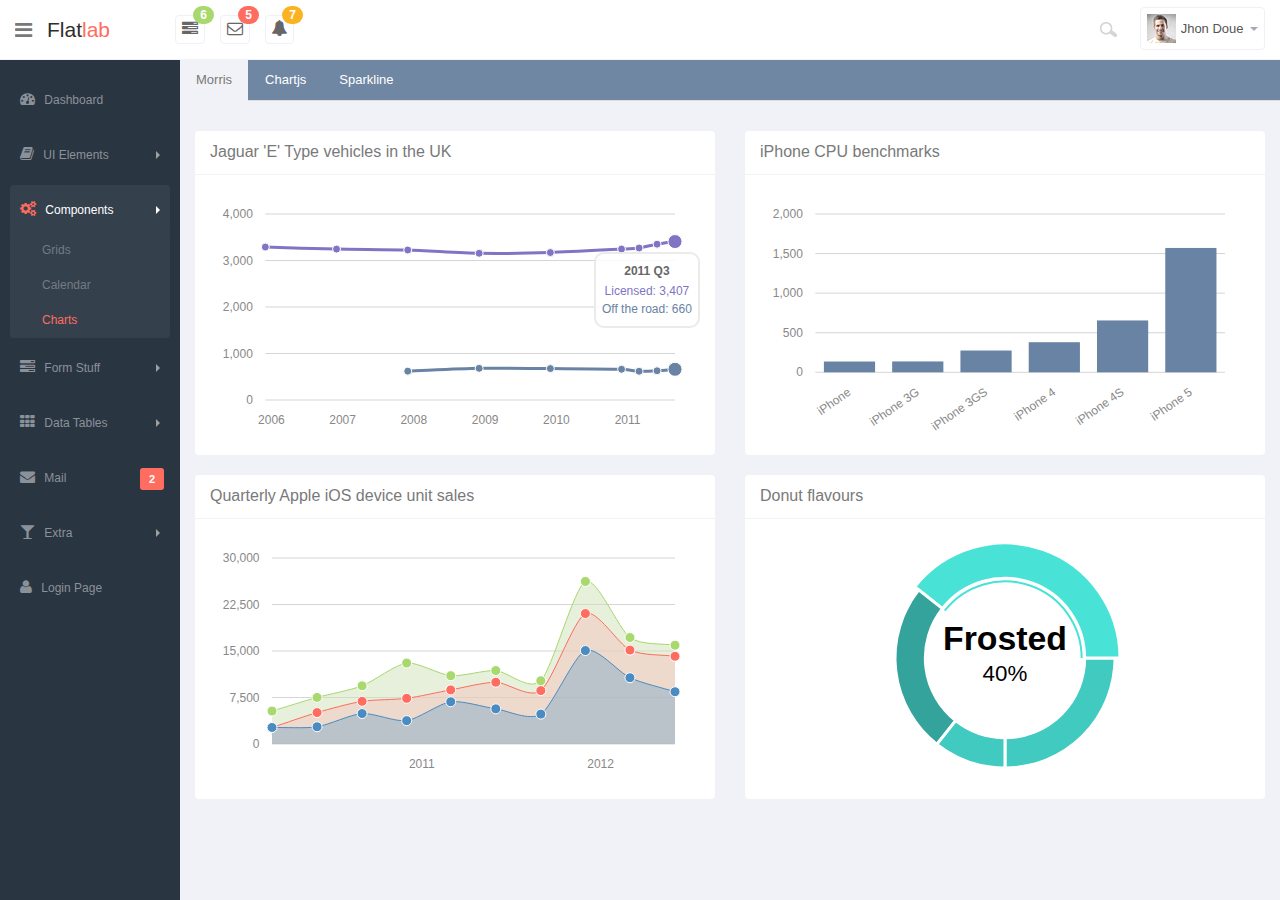
<file: charts.html>
<!DOCTYPE html>
<html lang="en">
  <head>
    <meta charset="utf-8">
    <meta name="viewport" content="width=device-width, initial-scale=1.0">
    <meta name="description" content="">
    <meta name="author" content="Mosaddek">
    <meta name="keyword" content="FlatLab, Dashboard, Bootstrap, Admin, Template, Theme, Responsive, Fluid, Retina">
    <link rel="shortcut icon" href="img/favicon.html">

    <title>Chart</title>

    <!-- Bootstrap core CSS -->
    <link href="css/bootstrap.min.css" rel="stylesheet">
    <link href="css/bootstrap-reset.css" rel="stylesheet">
    <!--external css-->
    <link href="assets/font-awesome/css/font-awesome.css" rel="stylesheet" />
    <link href="assets/morris.js-0.4.3/morris.css" rel="stylesheet" />
    <!-- Custom styles for this template -->
    <link href="css/style.css" rel="stylesheet">
    <link href="css/style-responsive.css" rel="stylesheet" />

    <!-- HTML5 shim and Respond.js IE8 support of HTML5 tooltipss and media queries -->
    <!--[if lt IE 9]>
      <script src="js/html5shiv.js"></script>
      <script src="js/respond.min.js"></script>
    <![endif]-->
  </head>

  <body>

  <section id="container" class="">
      <!--header start-->
      <header class="header white-bg">
          <div class="sidebar-toggle-box">
              <div data-original-title="Toggle Navigation" data-placement="right" class="icon-reorder tooltips"></div>
          </div>
          <!--logo start-->
          <a href="#" class="logo" >Flat<span>lab</span></a>
          <!--logo end-->
          <div class="nav notify-row" id="top_menu">
            <!--  notification start -->
            <ul class="nav top-menu">
              <!-- settings start -->
              <li class="dropdown">
                  <a data-toggle="dropdown" class="dropdown-toggle" href="#">
                      <i class="icon-tasks"></i>
                      <span class="badge bg-success">6</span>
                  </a>
                  <ul class="dropdown-menu extended tasks-bar">
                      <div class="notify-arrow notify-arrow-green"></div>
                      <li>
                          <p class="green">You have 6 pending tasks</p>
                      </li>
                      <li>
                          <a href="#">
                              <div class="task-info">
                                  <div class="desc">Dashboard v1.3</div>
                                  <div class="percent">40%</div>
                              </div>
                              <div class="progress progress-striped">
                                  <div class="progress-bar progress-bar-success" role="progressbar" aria-valuenow="40" aria-valuemin="0" aria-valuemax="100" style="width: 40%">
                                      <span class="sr-only">40% Complete (success)</span>
                                  </div>
                              </div>
                          </a>
                      </li>
                      <li>
                          <a href="#">
                              <div class="task-info">
                                  <div class="desc">Database Update</div>
                                  <div class="percent">60%</div>
                              </div>
                              <div class="progress progress-striped">
                                  <div class="progress-bar progress-bar-warning" role="progressbar" aria-valuenow="60" aria-valuemin="0" aria-valuemax="100" style="width: 60%">
                                      <span class="sr-only">60% Complete (warning)</span>
                                  </div>
                              </div>
                          </a>
                      </li>
                      <li>
                          <a href="#">
                              <div class="task-info">
                                  <div class="desc">Iphone Development</div>
                                  <div class="percent">87%</div>
                              </div>
                              <div class="progress progress-striped">
                                  <div class="progress-bar progress-bar-info" role="progressbar" aria-valuenow="20" aria-valuemin="0" aria-valuemax="100" style="width: 87%">
                                      <span class="sr-only">87% Complete</span>
                                  </div>
                              </div>
                          </a>
                      </li>
                      <li>
                          <a href="#">
                              <div class="task-info">
                                  <div class="desc">Mobile App</div>
                                  <div class="percent">33%</div>
                              </div>
                              <div class="progress progress-striped">
                                  <div class="progress-bar progress-bar-danger" role="progressbar" aria-valuenow="80" aria-valuemin="0" aria-valuemax="100" style="width: 33%">
                                      <span class="sr-only">33% Complete (danger)</span>
                                  </div>
                              </div>
                          </a>
                      </li>
                      <li>
                          <a href="#">
                              <div class="task-info">
                                  <div class="desc">Dashboard v1.3</div>
                                  <div class="percent">45%</div>
                              </div>
                              <div class="progress progress-striped active">
                                  <div class="progress-bar"  role="progressbar" aria-valuenow="45" aria-valuemin="0" aria-valuemax="100" style="width: 45%">
                                      <span class="sr-only">45% Complete</span>
                                  </div>
                              </div>

                          </a>
                      </li>
                      <li class="external">
                          <a href="#">See All Tasks</a>
                      </li>
                  </ul>
              </li>
              <!-- settings end -->
              <!-- inbox dropdown start-->
              <li id="header_inbox_bar" class="dropdown">
                  <a data-toggle="dropdown" class="dropdown-toggle" href="#">
                      <i class="icon-envelope-alt"></i>
                      <span class="badge bg-important">5</span>
                  </a>
                  <ul class="dropdown-menu extended inbox">
                      <div class="notify-arrow notify-arrow-red"></div>
                      <li>
                          <p class="red">You have 5 new messages</p>
                      </li>
                      <li>
                          <a href="#">
                              <span class="photo"><img alt="avatar" src="img/avatar-mini.jpg"></span>
                                    <span class="subject">
                                    <span class="from">Jonathan Smith</span>
                                    <span class="time">Just now</span>
                                    </span>
                                    <span class="message">
                                        Hello, this is an example msg.
                                    </span>
                          </a>
                      </li>
                      <li>
                          <a href="#">
                              <span class="photo"><img alt="avatar" src="img/avatar-mini2.jpg"></span>
                                    <span class="subject">
                                    <span class="from">Jhon Doe</span>
                                    <span class="time">10 mins</span>
                                    </span>
                                    <span class="message">
                                     Hi, Jhon Doe Bhai how are you ?
                                    </span>
                          </a>
                      </li>
                      <li>
                          <a href="#">
                              <span class="photo"><img alt="avatar" src="img/avatar-mini3.jpg"></span>
                                    <span class="subject">
                                    <span class="from">Jason Stathum</span>
                                    <span class="time">3 hrs</span>
                                    </span>
                                    <span class="message">
                                        This is awesome dashboard.
                                    </span>
                          </a>
                      </li>
                      <li>
                          <a href="#">
                              <span class="photo"><img alt="avatar" src="img/avatar-mini4.jpg"></span>
                                    <span class="subject">
                                    <span class="from">Jondi Rose</span>
                                    <span class="time">Just now</span>
                                    </span>
                                    <span class="message">
                                        Hello, this is metrolab
                                    </span>
                          </a>
                      </li>
                      <li>
                          <a href="#">See all messages</a>
                      </li>
                  </ul>
              </li>
              <!-- inbox dropdown end -->
              <!-- notification dropdown start-->
              <li id="header_notification_bar" class="dropdown">
                  <a data-toggle="dropdown" class="dropdown-toggle" href="#">

                      <i class="icon-bell-alt"></i>
                      <span class="badge bg-warning">7</span>
                  </a>
                  <ul class="dropdown-menu extended notification">
                      <div class="notify-arrow notify-arrow-yellow"></div>
                      <li>
                          <p class="yellow">You have 7 new notifications</p>
                      </li>
                      <li>
                          <a href="#">
                              <span class="label label-danger"><i class="icon-bolt"></i></span>
                              Server #3 overloaded.
                              <span class="small italic">34 mins</span>
                          </a>
                      </li>
                      <li>
                          <a href="#">
                              <span class="label label-warning"><i class="icon-bell"></i></span>
                              Server #10 not respoding.
                              <span class="small italic">1 Hours</span>
                          </a>
                      </li>
                      <li>
                          <a href="#">
                              <span class="label label-danger"><i class="icon-bolt"></i></span>
                              Database overloaded 24%.
                              <span class="small italic">4 hrs</span>
                          </a>
                      </li>
                      <li>
                          <a href="#">
                              <span class="label label-success"><i class="icon-plus"></i></span>
                              New user registered.
                              <span class="small italic">Just now</span>
                          </a>
                      </li>
                      <li>
                          <a href="#">
                              <span class="label label-info"><i class="icon-bullhorn"></i></span>
                              Application error.
                              <span class="small italic">10 mins</span>
                          </a>
                      </li>
                      <li>
                          <a href="#">See all notifications</a>
                      </li>
                  </ul>
              </li>
              <!-- notification dropdown end -->
          </ul>
          </div>
          <div class="top-nav ">
              <ul class="nav pull-right top-menu">
                  <li>
                      <input type="text" class="form-control search" placeholder="Search">
                  </li>
                  <!-- user login dropdown start-->
                  <li class="dropdown">
                      <a data-toggle="dropdown" class="dropdown-toggle" href="#">
                          <img alt="" src="img/avatar1_small.jpg">
                          <span class="username">Jhon Doue</span>
                          <b class="caret"></b>
                      </a>
                      <ul class="dropdown-menu extended logout">
                          <div class="log-arrow-up"></div>
                          <li><a href="#"><i class=" icon-suitcase"></i>Profile</a></li>
                          <li><a href="#"><i class="icon-cog"></i> Settings</a></li>
                          <li><a href="#"><i class="icon-bell-alt"></i> Notification</a></li>
                          <li><a href="login.html"><i class="icon-key"></i> Log Out</a></li>
                      </ul>
                  </li>
                  <!-- user login dropdown end -->
              </ul>
          </div>
      </header>
      <!--header end-->
      <!--sidebar start-->
      <aside>
          <div id="sidebar"  class="nav-collapse ">
              <!-- sidebar menu start-->
              <ul class="sidebar-menu">
                  <li class="">
                      <a class="" href="index.html">
                          <i class="icon-dashboard"></i>
                          <span>Dashboard</span>
                      </a>
                  </li>
                  <li class="sub-menu">
                      <a href="javascript:;" class="">
                          <i class="icon-book"></i>
                          <span>UI Elements</span>
                          <span class="arrow"></span>
                      </a>
                      <ul class="sub">
                          <li><a class="" href="general.html">General</a></li>
                          <li><a class="" href="buttons.html">Buttons</a></li>
                          <li><a class="" href="widget.html">Widget</a></li>
                          <li><a class="" href="slider.html">Slider</a></li>
                          <li><a class="" href="font_awesome.html">Font Awesome</a></li>
                      </ul>
                  </li>
                  <li class="sub-menu active">
                      <a href="javascript:;" class="">
                          <i class="icon-cogs"></i>
                          <span>Components</span>
                          <span class="arrow"></span>
                      </a>
                      <ul class="sub">
                          <li><a class="" href="grids.html">Grids</a></li>
                          <li><a class="" href="calendar.html">Calendar</a></li>
                          <li class="active"><a class="" href="charts.html">Charts</a></li>
                      </ul>
                  </li>
                  <li class="sub-menu">
                      <a href="javascript:;" class="">
                          <i class="icon-tasks"></i>
                          <span>Form Stuff</span>
                          <span class="arrow"></span>
                      </a>
                      <ul class="sub">
                          <li><a class="" href="form_component.html">Form Components</a></li>
                          <li><a class="" href="form_wizard.html">Form Wizard</a></li>
                          <li><a class="" href="form_validation.html">Form Validation</a></li>
                      </ul>
                  </li>
                  <li class="sub-menu">
                      <a href="javascript:;" class="">
                          <i class="icon-th"></i>
                          <span>Data Tables</span>
                          <span class="arrow"></span>
                      </a>
                      <ul class="sub">
                          <li><a class="" href="basic_table.html">Basic Table</a></li>
                          <li><a class="" href="dynamic_table.html">Dynamic Table</a></li>
                      </ul>
                  </li>
                  <li>
                      <a class="" href="inbox.html">
                          <i class="icon-envelope"></i>
                          <span>Mail </span>
                          <span class="label label-danger pull-right mail-info">2</span>
                      </a>
                  </li>
                  <li class="sub-menu">
                      <a href="javascript:;" class="">
                          <i class="icon-glass"></i>
                          <span>Extra</span>
                          <span class="arrow"></span>
                      </a>
                      <ul class="sub">
                          <li><a class="" href="blank.html">Blank Page</a></li>
                          <li><a class="" href="profile.html">Profile</a></li>
                          <li><a class="" href="invoice.html">Invoice</a></li>
                          <li><a class="" href="404.html">404 Error</a></li>
                          <li><a class="" href="500.html">500 Error</a></li>
                      </ul>
                  </li>
                  <li>
                      <a class="" href="login.html">
                          <i class="icon-user"></i>
                          <span>Login Page</span>
                      </a>
                  </li>
              </ul>
              <!-- sidebar menu end-->
          </div>
      </aside>
      <!--sidebar end-->
      <!--main content start-->
      <section id="main-content">
          <header class="tab-head">
              <ul class="nav nav-tabs">

                  <li class="active">
                      <a data-toggle="tab" href="#morris">Morris</a>
                  </li>

                  <li class="">
                      <a data-toggle="tab" href="#chartjs">Chartjs</a>
                  </li>

                  <li class="">
                      <a data-toggle="tab" href="#sparkline">Sparkline</a>
                  </li>
              </ul>
          </header>
          <section class="wrapper tab-container">
              <!-- page start-->
              <div class="tab-content">
                  <div class="tab-pane active" id="morris">
                      <div class="row">
                          <div class="col-lg-6">
                              <section class="panel">
                                  <header class="panel-heading">
                                      Jaguar 'E' Type vehicles in the UK
                                  </header>
                                  <div class="panel-body">
                                      <div id="hero-graph" class="graph"></div>
                                  </div>
                              </section>
                          </div>
                          <div class="col-lg-6">
                              <section class="panel">
                                  <header class="panel-heading">
                                      iPhone CPU benchmarks
                                  </header>
                                  <div class="panel-body">
                                      <div id="hero-bar" class="graph"></div>
                                  </div>
                              </section>
                          </div>
                      </div>
                      <div class="row">
                          <div class="col-lg-6">
                              <section class="panel">
                                  <header class="panel-heading">
                                      Quarterly Apple iOS device unit sales
                                  </header>
                                  <div class="panel-body">
                                      <div id="hero-area" class="graph"></div>
                                  </div>
                              </section>
                          </div>
                          <div class="col-lg-6">
                              <section class="panel">
                                  <header class="panel-heading">
                                      Donut flavours
                                  </header>
                                  <div class="panel-body">
                                      <div id="hero-donut" class="graph"></div>
                                  </div>
                              </section>
                          </div>
                      </div>
                  </div>

                  <div class="tab-pane" id="chartjs">
                      <div class="row">
                          <div class="col-lg-6">
                              <section class="panel">
                                  <header class="panel-heading">
                                      Doughnut
                                  </header>
                                  <div class="panel-body text-center">
                                      <canvas id="doughnut" height="300" width="400"></canvas>
                                  </div>
                              </section>
                          </div>
                          <div class="col-lg-6">
                              <section class="panel">
                                  <header class="panel-heading">
                                      Line
                                  </header>
                                  <div class="panel-body text-center">
                                      <canvas id="line" height="300" width="450"></canvas>
                                  </div>
                              </section>
                          </div>
                      </div>
                      <div class="row">
                          <div class="col-lg-6">
                              <section class="panel">
                                  <header class="panel-heading">
                                      Radar
                                  </header>
                                  <div class="panel-body text-center">
                                      <canvas id="radar" height="300" width="400"></canvas>
                                  </div>
                              </section>
                          </div>
                          <div class="col-lg-6">
                              <section class="panel">
                                  <header class="panel-heading">
                                      Polar Area
                                  </header>
                                  <div class="panel-body text-center">
                                      <canvas id="polarArea" height="300" width="400"></canvas>
                                  </div>
                              </section>
                          </div>
                      </div>
                      <div class="row">
                          <div class="col-lg-6">
                              <section class="panel">
                                  <header class="panel-heading">
                                      Bar
                                  </header>
                                  <div class="panel-body text-center">
                                      <canvas id="bar" height="300" width="500"></canvas>
                                  </div>
                              </section>
                          </div>
                          <div class="col-lg-6">
                              <section class="panel">
                                  <header class="panel-heading">
                                      Pie
                                  </header>
                                  <div class="panel-body text-center">
                                      <canvas id="pie" height="300" width="400"></canvas>
                                  </div>
                              </section>
                          </div>
                      </div>
                  </div>

                  <div class="tab-pane" id="sparkline">
                      <div class="row">
                          <div class="col-lg-4">
                              <!--total earning start-->
                              <div class="panel green-chart">
                                  <div class="panel-body">
                                      <div class="chart">
                                          <div class="heading">
                                              <span>June</span>
                                              <strong>23 Days | 65%</strong>
                                          </div>
                                          <div id="barchart"></div>
                                      </div>
                                  </div>
                                  <div class="chart-tittle">
                                      <span class="title">Total Earning</span>
                                      <span class="value">$, 76,54,678</span>
                                  </div>
                              </div>
                              <!--total earning end-->
                          </div>
                          <div class="col-lg-4">
                              <!--new earning start-->
                              <div class="panel terques-chart">
                                  <div class="panel-body chart-texture">
                                      <div class="chart">
                                          <div class="heading">
                                              <span>Friday</span>
                                              <strong>$ 57,00 | 15%</strong>
                                          </div>
                                          <div class="sparkline" data-type="line" data-resize="true" data-height="75" data-width="300%" data-line-width="1" data-line-color="#fff" data-spot-color="#fff" data-fill-color="" data-highlight-line-color="#fff" data-spot-radius="4" data-data="[200,135,667,333,526,996,564]"></div>
                                      </div>
                                  </div>
                                  <div class="chart-tittle">
                                      <span class="title">New Earning</span>
                                      <span class="value">
                                          <a href="#" class="active">Market</a>
                                          |
                                          <a href="#">Referal</a>
                                          |
                                          <a href="#">Online</a>
                                      </span>
                                  </div>
                              </div>
                              <!--new earning end-->
                          </div>
                          <div class="col-lg-4">
                              <section class="panel">
                                  <header class="panel-heading">
                                      Pie
                                  </header>
                                  <div class="panel-body text-center">
                                      <div class="inline-block">
                                          <div id="pie-chart2" style="width: 150px; height: 128px" ></div>
                                      </div>
                                  </div>
                              </section>
                          </div>
                      </div>
                  </div>

              </div>
              <!-- page end-->
          </section>
      </section>
      <!--main content end-->
  </section>

    <!-- js placed at the end of the document so the pages load faster -->
    <script src="js/jquery.js"></script>
    <script src="js/jquery-1.8.3.min.js"></script>
    <script src="js/bootstrap.min.js"></script>
    <script src="js/jquery.scrollTo.min.js"></script>
    <script src="js/jquery.nicescroll.js" type="text/javascript"></script>
    <script src="assets/morris.js-0.4.3/morris.min.js" type="text/javascript"></script>
    <script src="assets/morris.js-0.4.3/raphael-min.js" type="text/javascript"></script>
    <script src="assets/chart-master/Chart.js"></script>
    <script src="js/jquery.sparkline.js" type="text/javascript"></script>


    <!--common script for all pages-->
    <script src="js/common-scripts.js"></script>

    <!-- script for this page only-->
    <script src="js/morris-script.js"></script>
    <script src="js/all-chartjs.js"></script>
    <script src="js/sparkline-chart.js"></script>




  </body>
</html>
</file>
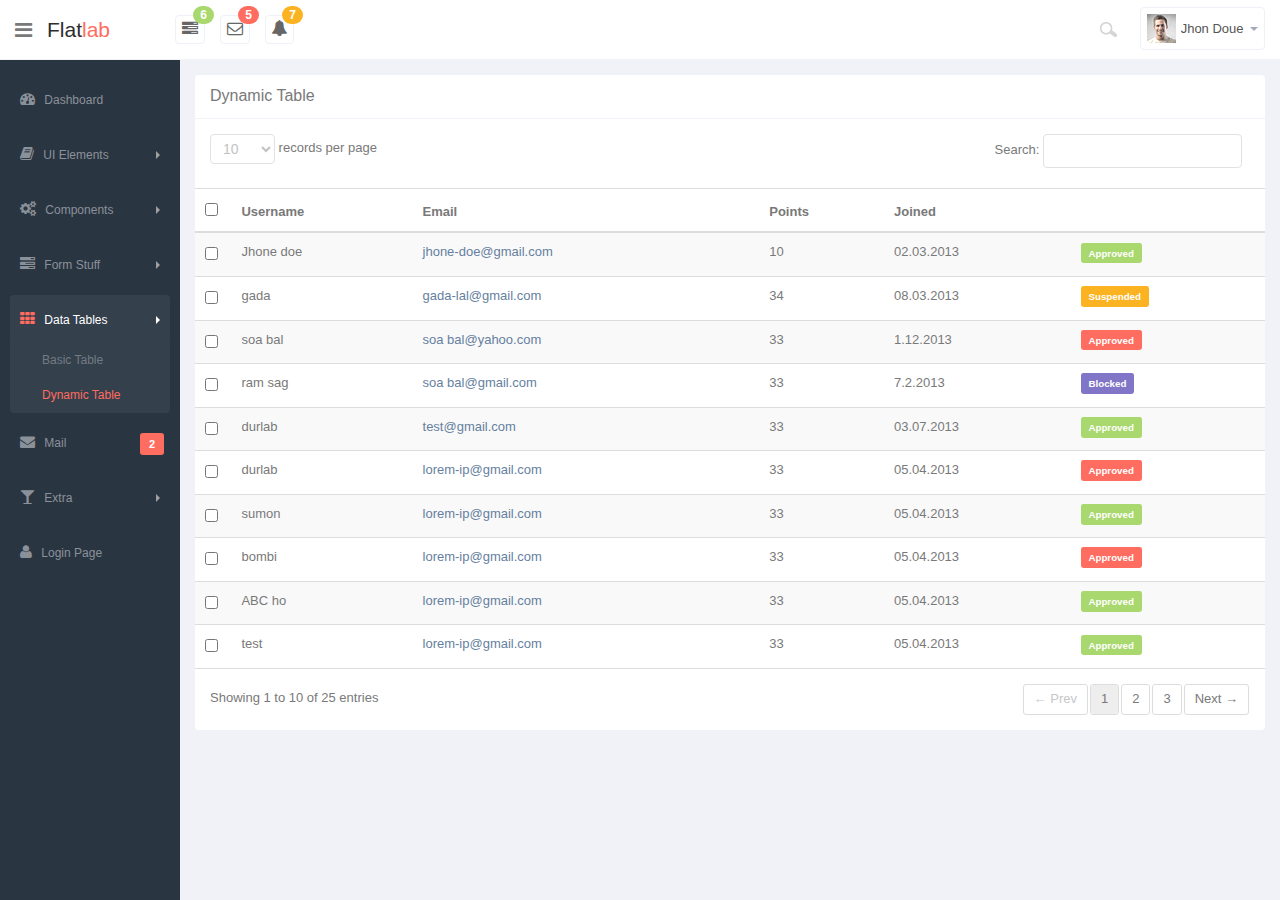
<file: dynamic_table.html>
<!DOCTYPE html>
<html lang="en">
  <head>
    <meta charset="utf-8">
    <meta name="viewport" content="width=device-width, initial-scale=1.0">
    <meta name="description" content="">
    <meta name="author" content="Mosaddek">
    <meta name="keyword" content="FlatLab, Dashboard, Bootstrap, Admin, Template, Theme, Responsive, Fluid, Retina">
    <link rel="shortcut icon" href="img/favicon.html">

    <title>Dynamic Table</title>

    <!-- Bootstrap core CSS -->
    <link href="css/bootstrap.min.css" rel="stylesheet">
    <link href="css/bootstrap-reset.css" rel="stylesheet">
    <!--external css-->
    <link href="assets/font-awesome/css/font-awesome.css" rel="stylesheet" />
    <!-- Custom styles for this template -->
    <link href="css/style.css" rel="stylesheet">
    <link href="css/style-responsive.css" rel="stylesheet" />

    <!-- HTML5 shim and Respond.js IE8 support of HTML5 tooltipss and media queries -->
    <!--[if lt IE 9]>
      <script src="js/html5shiv.js"></script>
      <script src="js/respond.min.js"></script>
    <![endif]-->
  </head>

  <body>

  <section id="container" class="">
      <!--header start-->
      <header class="header white-bg">
          <div class="sidebar-toggle-box">
              <div data-original-title="Toggle Navigation" data-placement="right" class="icon-reorder tooltips"></div>
          </div>
          <!--logo start-->
          <a href="#" class="logo" >Flat<span>lab</span></a>
          <!--logo end-->
          <div class="nav notify-row" id="top_menu">
            <!--  notification start -->
            <ul class="nav top-menu">
              <!-- settings start -->
              <li class="dropdown">
                  <a data-toggle="dropdown" class="dropdown-toggle" href="#">
                      <i class="icon-tasks"></i>
                      <span class="badge bg-success">6</span>
                  </a>
                  <ul class="dropdown-menu extended tasks-bar">
                      <div class="notify-arrow notify-arrow-green"></div>
                      <li>
                          <p class="green">You have 6 pending tasks</p>
                      </li>
                      <li>
                          <a href="#">
                              <div class="task-info">
                                  <div class="desc">Dashboard v1.3</div>
                                  <div class="percent">40%</div>
                              </div>
                              <div class="progress progress-striped">
                                  <div class="progress-bar progress-bar-success" role="progressbar" aria-valuenow="40" aria-valuemin="0" aria-valuemax="100" style="width: 40%">
                                      <span class="sr-only">40% Complete (success)</span>
                                  </div>
                              </div>
                          </a>
                      </li>
                      <li>
                          <a href="#">
                              <div class="task-info">
                                  <div class="desc">Database Update</div>
                                  <div class="percent">60%</div>
                              </div>
                              <div class="progress progress-striped">
                                  <div class="progress-bar progress-bar-warning" role="progressbar" aria-valuenow="60" aria-valuemin="0" aria-valuemax="100" style="width: 60%">
                                      <span class="sr-only">60% Complete (warning)</span>
                                  </div>
                              </div>
                          </a>
                      </li>
                      <li>
                          <a href="#">
                              <div class="task-info">
                                  <div class="desc">Iphone Development</div>
                                  <div class="percent">87%</div>
                              </div>
                              <div class="progress progress-striped">
                                  <div class="progress-bar progress-bar-info" role="progressbar" aria-valuenow="20" aria-valuemin="0" aria-valuemax="100" style="width: 87%">
                                      <span class="sr-only">87% Complete</span>
                                  </div>
                              </div>
                          </a>
                      </li>
                      <li>
                          <a href="#">
                              <div class="task-info">
                                  <div class="desc">Mobile App</div>
                                  <div class="percent">33%</div>
                              </div>
                              <div class="progress progress-striped">
                                  <div class="progress-bar progress-bar-danger" role="progressbar" aria-valuenow="80" aria-valuemin="0" aria-valuemax="100" style="width: 33%">
                                      <span class="sr-only">33% Complete (danger)</span>
                                  </div>
                              </div>
                          </a>
                      </li>
                      <li>
                          <a href="#">
                              <div class="task-info">
                                  <div class="desc">Dashboard v1.3</div>
                                  <div class="percent">45%</div>
                              </div>
                              <div class="progress progress-striped active">
                                  <div class="progress-bar"  role="progressbar" aria-valuenow="45" aria-valuemin="0" aria-valuemax="100" style="width: 45%">
                                      <span class="sr-only">45% Complete</span>
                                  </div>
                              </div>

                          </a>
                      </li>
                      <li class="external">
                          <a href="#">See All Tasks</a>
                      </li>
                  </ul>
              </li>
              <!-- settings end -->
              <!-- inbox dropdown start-->
              <li id="header_inbox_bar" class="dropdown">
                  <a data-toggle="dropdown" class="dropdown-toggle" href="#">
                      <i class="icon-envelope-alt"></i>
                      <span class="badge bg-important">5</span>
                  </a>
                  <ul class="dropdown-menu extended inbox">
                      <div class="notify-arrow notify-arrow-red"></div>
                      <li>
                          <p class="red">You have 5 new messages</p>
                      </li>
                      <li>
                          <a href="#">
                              <span class="photo"><img alt="avatar" src="img/avatar-mini.jpg"></span>
                                    <span class="subject">
                                    <span class="from">Jonathan Smith</span>
                                    <span class="time">Just now</span>
                                    </span>
                                    <span class="message">
                                        Hello, this is an example msg.
                                    </span>
                          </a>
                      </li>
                      <li>
                          <a href="#">
                              <span class="photo"><img alt="avatar" src="img/avatar-mini2.jpg"></span>
                                    <span class="subject">
                                    <span class="from">Jhon Doe</span>
                                    <span class="time">10 mins</span>
                                    </span>
                                    <span class="message">
                                     Hi, Jhon Doe Bhai how are you ?
                                    </span>
                          </a>
                      </li>
                      <li>
                          <a href="#">
                              <span class="photo"><img alt="avatar" src="img/avatar-mini3.jpg"></span>
                                    <span class="subject">
                                    <span class="from">Jason Stathum</span>
                                    <span class="time">3 hrs</span>
                                    </span>
                                    <span class="message">
                                        This is awesome dashboard.
                                    </span>
                          </a>
                      </li>
                      <li>
                          <a href="#">
                              <span class="photo"><img alt="avatar" src="img/avatar-mini4.jpg"></span>
                                    <span class="subject">
                                    <span class="from">Jondi Rose</span>
                                    <span class="time">Just now</span>
                                    </span>
                                    <span class="message">
                                        Hello, this is metrolab
                                    </span>
                          </a>
                      </li>
                      <li>
                          <a href="#">See all messages</a>
                      </li>
                  </ul>
              </li>
              <!-- inbox dropdown end -->
              <!-- notification dropdown start-->
              <li id="header_notification_bar" class="dropdown">
                  <a data-toggle="dropdown" class="dropdown-toggle" href="#">

                      <i class="icon-bell-alt"></i>
                      <span class="badge bg-warning">7</span>
                  </a>
                  <ul class="dropdown-menu extended notification">
                      <div class="notify-arrow notify-arrow-yellow"></div>
                      <li>
                          <p class="yellow">You have 7 new notifications</p>
                      </li>
                      <li>
                          <a href="#">
                              <span class="label label-danger"><i class="icon-bolt"></i></span>
                              Server #3 overloaded.
                              <span class="small italic">34 mins</span>
                          </a>
                      </li>
                      <li>
                          <a href="#">
                              <span class="label label-warning"><i class="icon-bell"></i></span>
                              Server #10 not respoding.
                              <span class="small italic">1 Hours</span>
                          </a>
                      </li>
                      <li>
                          <a href="#">
                              <span class="label label-danger"><i class="icon-bolt"></i></span>
                              Database overloaded 24%.
                              <span class="small italic">4 hrs</span>
                          </a>
                      </li>
                      <li>
                          <a href="#">
                              <span class="label label-success"><i class="icon-plus"></i></span>
                              New user registered.
                              <span class="small italic">Just now</span>
                          </a>
                      </li>
                      <li>
                          <a href="#">
                              <span class="label label-info"><i class="icon-bullhorn"></i></span>
                              Application error.
                              <span class="small italic">10 mins</span>
                          </a>
                      </li>
                      <li>
                          <a href="#">See all notifications</a>
                      </li>
                  </ul>
              </li>
              <!-- notification dropdown end -->
          </ul>
          </div>
          <div class="top-nav ">
              <ul class="nav pull-right top-menu">
                  <li>
                      <input type="text" class="form-control search" placeholder="Search">
                  </li>
                  <!-- user login dropdown start-->
                  <li class="dropdown">
                      <a data-toggle="dropdown" class="dropdown-toggle" href="#">
                          <img alt="" src="img/avatar1_small.jpg">
                          <span class="username">Jhon Doue</span>
                          <b class="caret"></b>
                      </a>
                      <ul class="dropdown-menu extended logout">
                          <div class="log-arrow-up"></div>
                          <li><a href="#"><i class=" icon-suitcase"></i>Profile</a></li>
                          <li><a href="#"><i class="icon-cog"></i> Settings</a></li>
                          <li><a href="#"><i class="icon-bell-alt"></i> Notification</a></li>
                          <li><a href="login.html"><i class="icon-key"></i> Log Out</a></li>
                      </ul>
                  </li>
                  <!-- user login dropdown end -->
              </ul>
          </div>
      </header>
      <!--header end-->
      <!--sidebar start-->
      <aside>
          <div id="sidebar"  class="nav-collapse ">
              <!-- sidebar menu start-->
              <ul class="sidebar-menu">
                  <li class="">
                      <a class="" href="index.html">
                          <i class="icon-dashboard"></i>
                          <span>Dashboard</span>
                      </a>
                  </li>
                  <li class="sub-menu">
                      <a href="javascript:;" class="">
                          <i class="icon-book"></i>
                          <span>UI Elements</span>
                          <span class="arrow"></span>
                      </a>
                      <ul class="sub">
                          <li><a class="" href="general.html">General</a></li>
                          <li><a class="" href="buttons.html">Buttons</a></li>
                          <li><a class="" href="widget.html">Widget</a></li>
                          <li><a class="" href="slider.html">Slider</a></li>
                          <li><a class="" href="font_awesome.html">Font Awesome</a></li>
                      </ul>
                  </li>
                  <li class="sub-menu">
                      <a href="javascript:;" class="">
                          <i class="icon-cogs"></i>
                          <span>Components</span>
                          <span class="arrow"></span>
                      </a>
                      <ul class="sub">
                          <li><a class="" href="grids.html">Grids</a></li>
                          <li><a class="" href="calendar.html">Calendar</a></li>
                          <li><a class="" href="charts.html">Charts</a></li>
                      </ul>
                  </li>
                  <li class="sub-menu">
                      <a href="javascript:;" class="">
                          <i class="icon-tasks"></i>
                          <span>Form Stuff</span>
                          <span class="arrow"></span>
                      </a>
                      <ul class="sub">
                          <li><a class="" href="form_component.html">Form Components</a></li>
                          <li><a class="" href="form_wizard.html">Form Wizard</a></li>
                          <li><a class="" href="form_validation.html">Form Validation</a></li>
                      </ul>
                  </li>
                  <li class="sub-menu active">
                      <a href="javascript:;" class="">
                          <i class="icon-th"></i>
                          <span>Data Tables</span>
                          <span class="arrow"></span>
                      </a>
                      <ul class="sub">
                          <li><a class="" href="basic_table.html">Basic Table</a></li>
                          <li class="active"><a class="" href="dynamic_table.html">Dynamic Table</a></li>
                      </ul>
                  </li>
                  <li>
                      <a class="" href="inbox.html">
                          <i class="icon-envelope"></i>
                          <span>Mail </span>
                          <span class="label label-danger pull-right mail-info">2</span>
                      </a>
                  </li>
                  <li class="sub-menu">
                      <a href="javascript:;" class="">
                          <i class="icon-glass"></i>
                          <span>Extra</span>
                          <span class="arrow"></span>
                      </a>
                      <ul class="sub">
                          <li><a class="" href="blank.html">Blank Page</a></li>
                          <li><a class="" href="profile.html">Profile</a></li>
                          <li><a class="" href="invoice.html">Invoice</a></li>
                          <li><a class="" href="404.html">404 Error</a></li>
                          <li><a class="" href="500.html">500 Error</a></li>
                      </ul>
                  </li>
                  <li>
                      <a class="" href="login.html">
                          <i class="icon-user"></i>
                          <span>Login Page</span>
                      </a>
                  </li>
              </ul>
              <!-- sidebar menu end-->
          </div>
      </aside>
      <!--sidebar end-->
      <!--main content start-->
      <section id="main-content">
          <section class="wrapper">
              <!-- page start-->
              <div class="row">
                  <div class="col-lg-12">
                      <section class="panel">
                          <header class="panel-heading">
                              Dynamic Table
                          </header>
                          <table class="table table-striped border-top" id="sample_1">
                          <thead>
                          <tr>
                              <th style="width:8px;"><input type="checkbox" class="group-checkable" data-set="#sample_1 .checkboxes" /></th>
                              <th>Username</th>
                              <th class="hidden-phone">Email</th>
                              <th class="hidden-phone">Points</th>
                              <th class="hidden-phone">Joined</th>
                              <th class="hidden-phone"></th>
                          </tr>
                          </thead>
                          <tbody>
                          <tr class="odd gradeX">
                              <td><input type="checkbox" class="checkboxes" value="1" /></td>
                              <td>Jhone doe</td>
                              <td class="hidden-phone"><a href="mailto:jhone-doe@gmail.com">jhone-doe@gmail.com</a></td>
                              <td class="hidden-phone">10</td>
                              <td class="center hidden-phone">02.03.2013</td>
                              <td class="hidden-phone"><span class="label label-success">Approved</span></td>
                          </tr>
                          <tr class="odd gradeX">
                              <td><input type="checkbox" class="checkboxes" value="1" /></td>
                              <td>gada</td>
                              <td class="hidden-phone"><a href="mailto:gada-lal@gmail.com">gada-lal@gmail.com</a></td>
                              <td class="hidden-phone">34</td>
                              <td class="center hidden-phone">08.03.2013</td>
                              <td class="hidden-phone"><span class="label label-warning">Suspended</span></td>
                          </tr>
                          <tr class="odd gradeX">
                              <td><input type="checkbox" class="checkboxes" value="1" /></td>
                              <td>soa bal</td>
                              <td class="hidden-phone"><a href="mailto:soa bal@yahoo.com">soa bal@yahoo.com</a></td>
                              <td class="hidden-phone">33</td>
                              <td class="center hidden-phone">1.12.2013</td>
                              <td class="hidden-phone"><span class="label label-danger">Approved</span></td>
                          </tr>
                          <tr class="odd gradeX">
                              <td><input type="checkbox" class="checkboxes" value="1" /></td>
                              <td>ram sag</td>
                              <td class="hidden-phone"><a href="mailto:soa bal@gmail.com">soa bal@gmail.com</a></td>
                              <td class="hidden-phone">33</td>
                              <td class="center hidden-phone">7.2.2013</td>
                              <td class="hidden-phone"><span class="label label-info">Blocked</span></td>
                          </tr>
                          <tr class="odd gradeX">
                              <td><input type="checkbox" class="checkboxes" value="1" /></td>
                              <td>durlab</td>
                              <td class="hidden-phone"><a href="mailto:soa bal@gmail.com">test@gmail.com</a></td>
                              <td class="hidden-phone">33</td>
                              <td class="center hidden-phone">03.07.2013</td>
                              <td class="hidden-phone"><span class="label label-success">Approved</span></td>
                          </tr>
                          <tr class="odd gradeX">
                              <td><input type="checkbox" class="checkboxes" value="1" /></td>
                              <td>durlab</td>
                              <td class="hidden-phone"><a href="mailto:soa bal@gmail.com">lorem-ip@gmail.com</a></td>
                              <td class="hidden-phone">33</td>
                              <td class="center hidden-phone">05.04.2013</td>
                              <td class="hidden-phone"><span class="label label-danger">Approved</span></td>
                          </tr>
                          <tr class="odd gradeX">
                              <td><input type="checkbox" class="checkboxes" value="1" /></td>
                              <td>sumon</td>
                              <td class="hidden-phone"><a href="mailto:soa bal@gmail.com">lorem-ip@gmail.com</a></td>
                              <td class="hidden-phone">33</td>
                              <td class="center hidden-phone">05.04.2013</td>
                              <td class="hidden-phone"><span class="label label-success">Approved</span></td>
                          </tr>
                          <tr class="odd gradeX">
                              <td><input type="checkbox" class="checkboxes" value="1" /></td>
                              <td>bombi</td>
                              <td class="hidden-phone"><a href="mailto:soa bal@gmail.com">lorem-ip@gmail.com</a></td>
                              <td class="hidden-phone">33</td>
                              <td class="center hidden-phone">05.04.2013</td>
                              <td class="hidden-phone"><span class="label label-danger">Approved</span></td>
                          </tr>
                          <tr class="odd gradeX">
                              <td><input type="checkbox" class="checkboxes" value="1" /></td>
                              <td>ABC ho</td>
                              <td class="hidden-phone"><a href="mailto:soa bal@gmail.com">lorem-ip@gmail.com</a></td>
                              <td class="hidden-phone">33</td>
                              <td class="center hidden-phone">05.04.2013</td>
                              <td class="hidden-phone"><span class="label label-success">Approved</span></td>
                          </tr>
                          <tr class="odd gradeX">
                              <td><input type="checkbox" class="checkboxes" value="1" /></td>
                              <td>test</td>
                              <td class="hidden-phone"><a href="mailto:soa bal@gmail.com">lorem-ip@gmail.com</a></td>
                              <td class="hidden-phone">33</td>
                              <td class="center hidden-phone">05.04.2013</td>
                              <td class="hidden-phone"><span class="label label-success">Approved</span></td>
                          </tr>
                          <tr class="odd gradeX">
                              <td><input type="checkbox" class="checkboxes" value="1" /></td>
                              <td>soa bal</td>
                              <td class="hidden-phone"><a href="mailto:soa bal@gmail.com">soa bal@gmail.com</a></td>
                              <td class="hidden-phone">33</td>
                              <td class="center hidden-phone">03.07.2013</td>
                              <td class="hidden-phone"><span class="label label-info">Blocked</span></td>
                          </tr>
                          <tr class="odd gradeX">
                              <td><input type="checkbox" class="checkboxes" value="1" /></td>
                              <td>test</td>
                              <td class="hidden-phone"><a href="mailto:soa bal@gmail.com">test@gmail.com</a></td>
                              <td class="hidden-phone">33</td>
                              <td class="center hidden-phone">03.07.2013</td>
                              <td class="hidden-phone"><span class="label label-danger">Approved</span></td>
                          </tr>
                          <tr class="odd gradeX">
                              <td><input type="checkbox" class="checkboxes" value="1" /></td>
                              <td>goop</td>
                              <td class="hidden-phone"><a href="mailto:soa bal@gmail.com">lorem-ip@gmail.com</a></td>
                              <td class="hidden-phone">33</td>
                              <td class="center hidden-phone">05.04.2013</td>
                              <td class="hidden-phone"><span class="label label-success">Approved</span></td>
                          </tr>
                          <tr class="odd gradeX">
                              <td><input type="checkbox" class="checkboxes" value="1" /></td>
                              <td>sumon</td>
                              <td class="hidden-phone"><a href="mailto:soa bal@gmail.com">lorem-ip@gmail.com</a></td>
                              <td class="hidden-phone">33</td>
                              <td class="center hidden-phone">01.07.2013</td>
                              <td class="hidden-phone"><span class="label label-info">Blocked</span></td>
                          </tr>
                          <tr class="odd gradeX">
                              <td><input type="checkbox" class="checkboxes" value="1" /></td>
                              <td>woeri</td>
                              <td class="hidden-phone"><a href="mailto:soa bal@gmail.com">lorem-ip@gmail.com</a></td>
                              <td class="hidden-phone">33</td>
                              <td class="center hidden-phone">09.10.2013</td>
                              <td class="hidden-phone"><span class="label label-danger">Approved</span></td>
                          </tr>
                          <tr class="odd gradeX">
                              <td><input type="checkbox" class="checkboxes" value="1" /></td>
                              <td>soa bal</td>
                              <td class="hidden-phone"><a href="mailto:soa bal@gmail.com">soa bal@gmail.com</a></td>
                              <td class="hidden-phone">33</td>
                              <td class="center hidden-phone">9.12.2013</td>
                              <td class="hidden-phone"><span class="label label-info">Blocked</span></td>
                          </tr>
                          <tr class="odd gradeX">
                              <td><input type="checkbox" class="checkboxes" value="1" /></td>
                              <td>woeri</td>
                              <td class="hidden-phone"><a href="mailto:soa bal@gmail.com">test@gmail.com</a></td>
                              <td class="hidden-phone">33</td>
                              <td class="center hidden-phone">14.12.2013</td>
                              <td class="hidden-phone"><span class="label label-success">Approved</span></td>
                          </tr>
                          <tr class="odd gradeX">
                              <td><input type="checkbox" class="checkboxes" value="1" /></td>
                              <td>uirer</td>
                              <td class="hidden-phone"><a href="mailto:soa bal@gmail.com">lorem-ip@gmail.com</a></td>
                              <td class="hidden-phone">33</td>
                              <td class="center hidden-phone">13.11.2013</td>
                              <td class="hidden-phone"><span class="label label-warning">Suspended</span></td>
                          </tr>
                          <tr class="odd gradeX">
                              <td><input type="checkbox" class="checkboxes" value="1" /></td>
                              <td>samsu</td>
                              <td class="hidden-phone"><a href="mailto:soa bal@gmail.com">lorem-ip@gmail.com</a></td>
                              <td class="hidden-phone">33</td>
                              <td class="center hidden-phone">17.11.2013</td>
                              <td class="hidden-phone"><span class="label label-danger">Approved</span></td>
                          </tr>
                          <tr class="odd gradeX">
                              <td><input type="checkbox" class="checkboxes" value="1" /></td>
                              <td>dipsdf</td>
                              <td class="hidden-phone"><a href="mailto:soa bal@gmail.com">lorem-ip@gmail.com</a></td>
                              <td class="hidden-phone">33</td>
                              <td class="center hidden-phone">05.04.2013</td>
                              <td class="hidden-phone"><span class="label label-success">Approved</span></td>
                          </tr>
                          <tr class="odd gradeX">
                              <td><input type="checkbox" class="checkboxes" value="1" /></td>
                              <td>soa bal</td>
                              <td class="hidden-phone"><a href="mailto:soa bal@gmail.com">soa bal@gmail.com</a></td>
                              <td class="hidden-phone">33</td>
                              <td class="center hidden-phone">03.07.2013</td>
                              <td class="hidden-phone"><span class="label label-info">Blocked</span></td>
                          </tr>
                          <tr class="odd gradeX">
                              <td><input type="checkbox" class="checkboxes" value="1" /></td>
                              <td>hilor</td>
                              <td class="hidden-phone"><a href="mailto:soa bal@gmail.com">test@gmail.com</a></td>
                              <td class="hidden-phone">33</td>
                              <td class="center hidden-phone">03.07.2013</td>
                              <td class="hidden-phone"><span class="label label-danger">Approved</span></td>
                          </tr>
                          <tr class="odd gradeX">
                              <td><input type="checkbox" class="checkboxes" value="1" /></td>
                              <td>test</td>
                              <td class="hidden-phone"><a href="mailto:soa bal@gmail.com">lorem-ip@gmail.com</a></td>
                              <td class="hidden-phone">33</td>
                              <td class="center hidden-phone">19.12.2013</td>
                              <td class="hidden-phone"><span class="label label-success">Approved</span></td>
                          </tr>
                          <tr class="odd gradeX">
                              <td><input type="checkbox" class="checkboxes" value="1" /></td>
                              <td>botu</td>
                              <td class="hidden-phone"><a href="mailto:soa bal@gmail.com">lorem-ip@gmail.com</a></td>
                              <td class="hidden-phone">33</td>
                              <td class="center hidden-phone">17.12.2013</td>
                              <td class="hidden-phone"><span class="label label-success">Approved</span></td>
                          </tr>
                          <tr class="odd gradeX">
                              <td><input type="checkbox" class="checkboxes" value="1" /></td>
                              <td>sumon</td>
                              <td class="hidden-phone"><a href="mailto:soa bal@gmail.com">lorem-ip@gmail.com</a></td>
                              <td class="hidden-phone">33</td>
                              <td class="center hidden-phone">15.11.2011</td>
                              <td class="hidden-phone"><span class="label label-success">Approved</span></td>
                          </tr>
                          </tbody>
                          </table>
                      </section>
                  </div>
              </div>
              <!-- page end-->
          </section>
      </section>
      <!--main content end-->
  </section>

    <!-- js placed at the end of the document so the pages load faster -->
    <script src="js/jquery.js"></script>
    <script src="js/bootstrap.min.js"></script>
    <script src="js/jquery.scrollTo.min.js"></script>
    <script src="js/jquery.nicescroll.js" type="text/javascript"></script>
    <script type="text/javascript" src="assets/data-tables/jquery.dataTables.js"></script>
    <script type="text/javascript" src="assets/data-tables/DT_bootstrap.js"></script>


    <!--common script for all pages-->
    <script src="js/common-scripts.js"></script>

    <!--script for this page only-->
    <script src="js/dynamic-table.js"></script>


  </body>
</html>
</file>
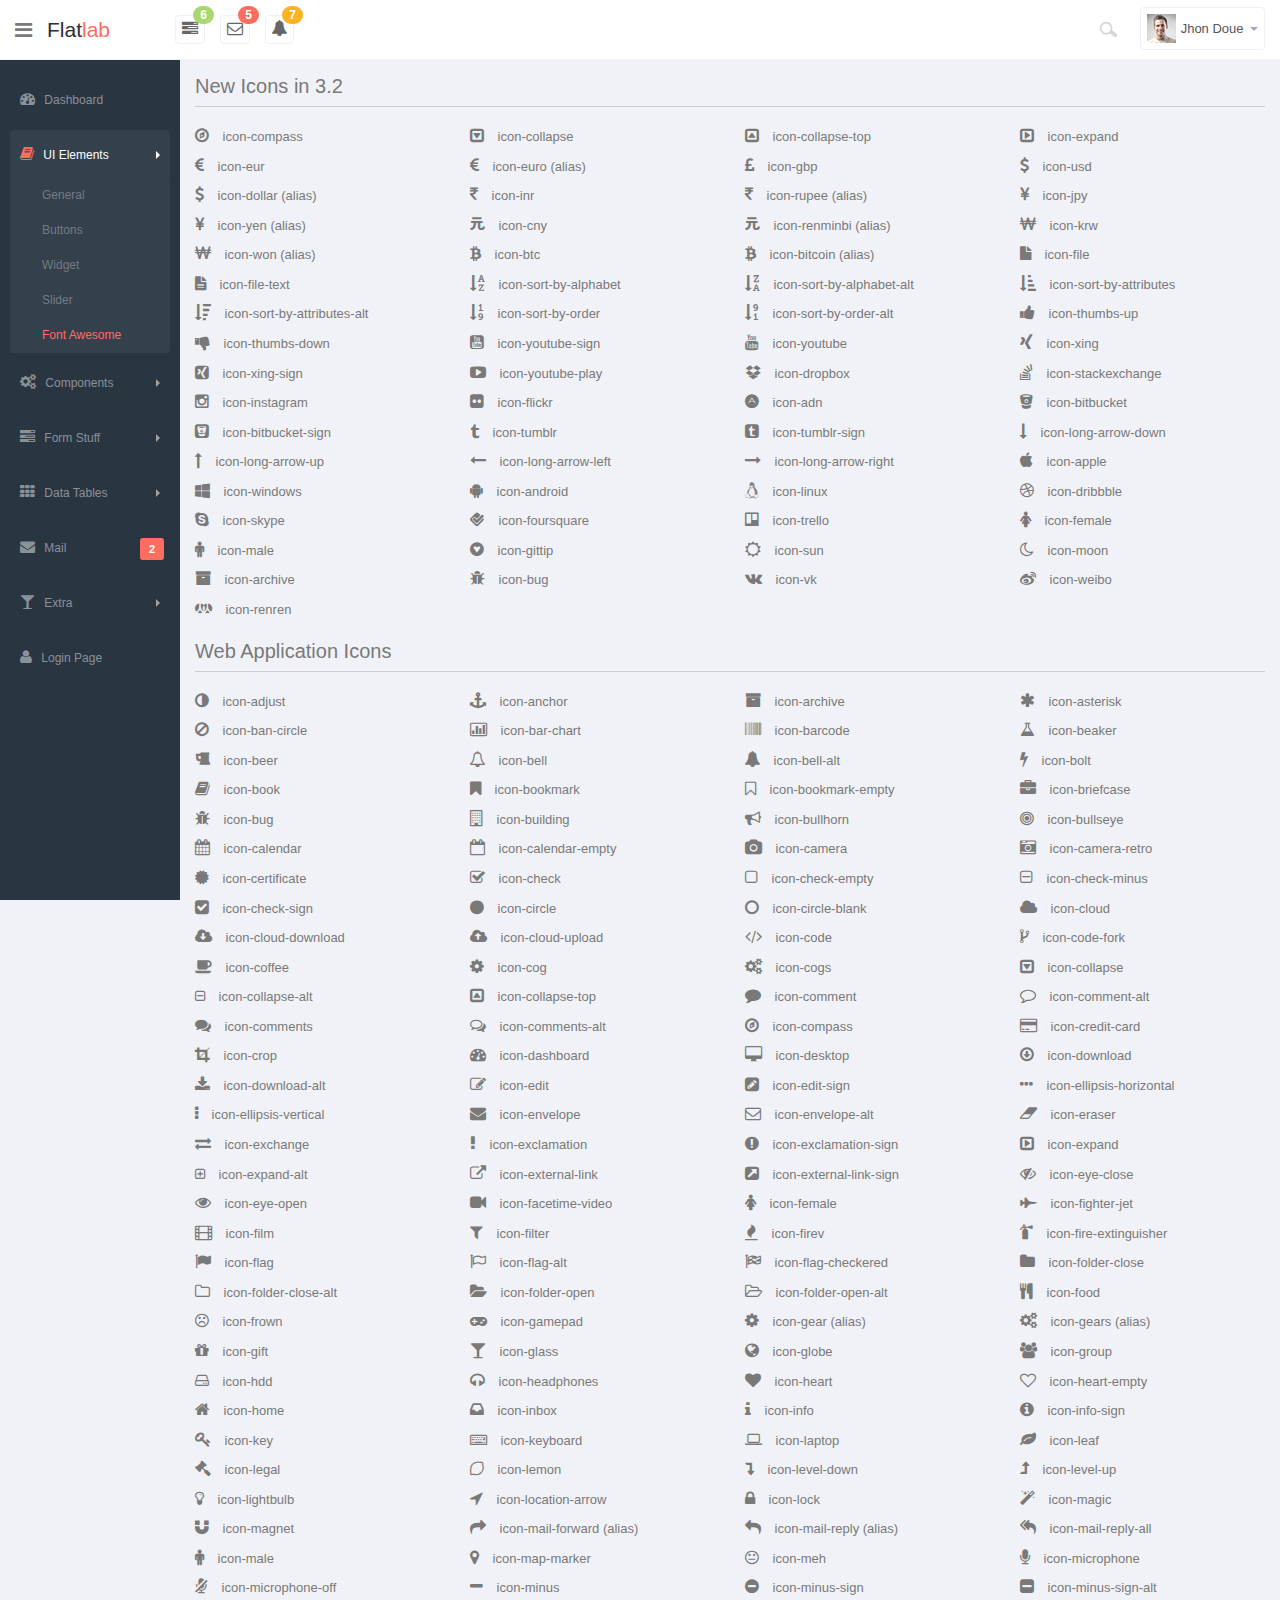
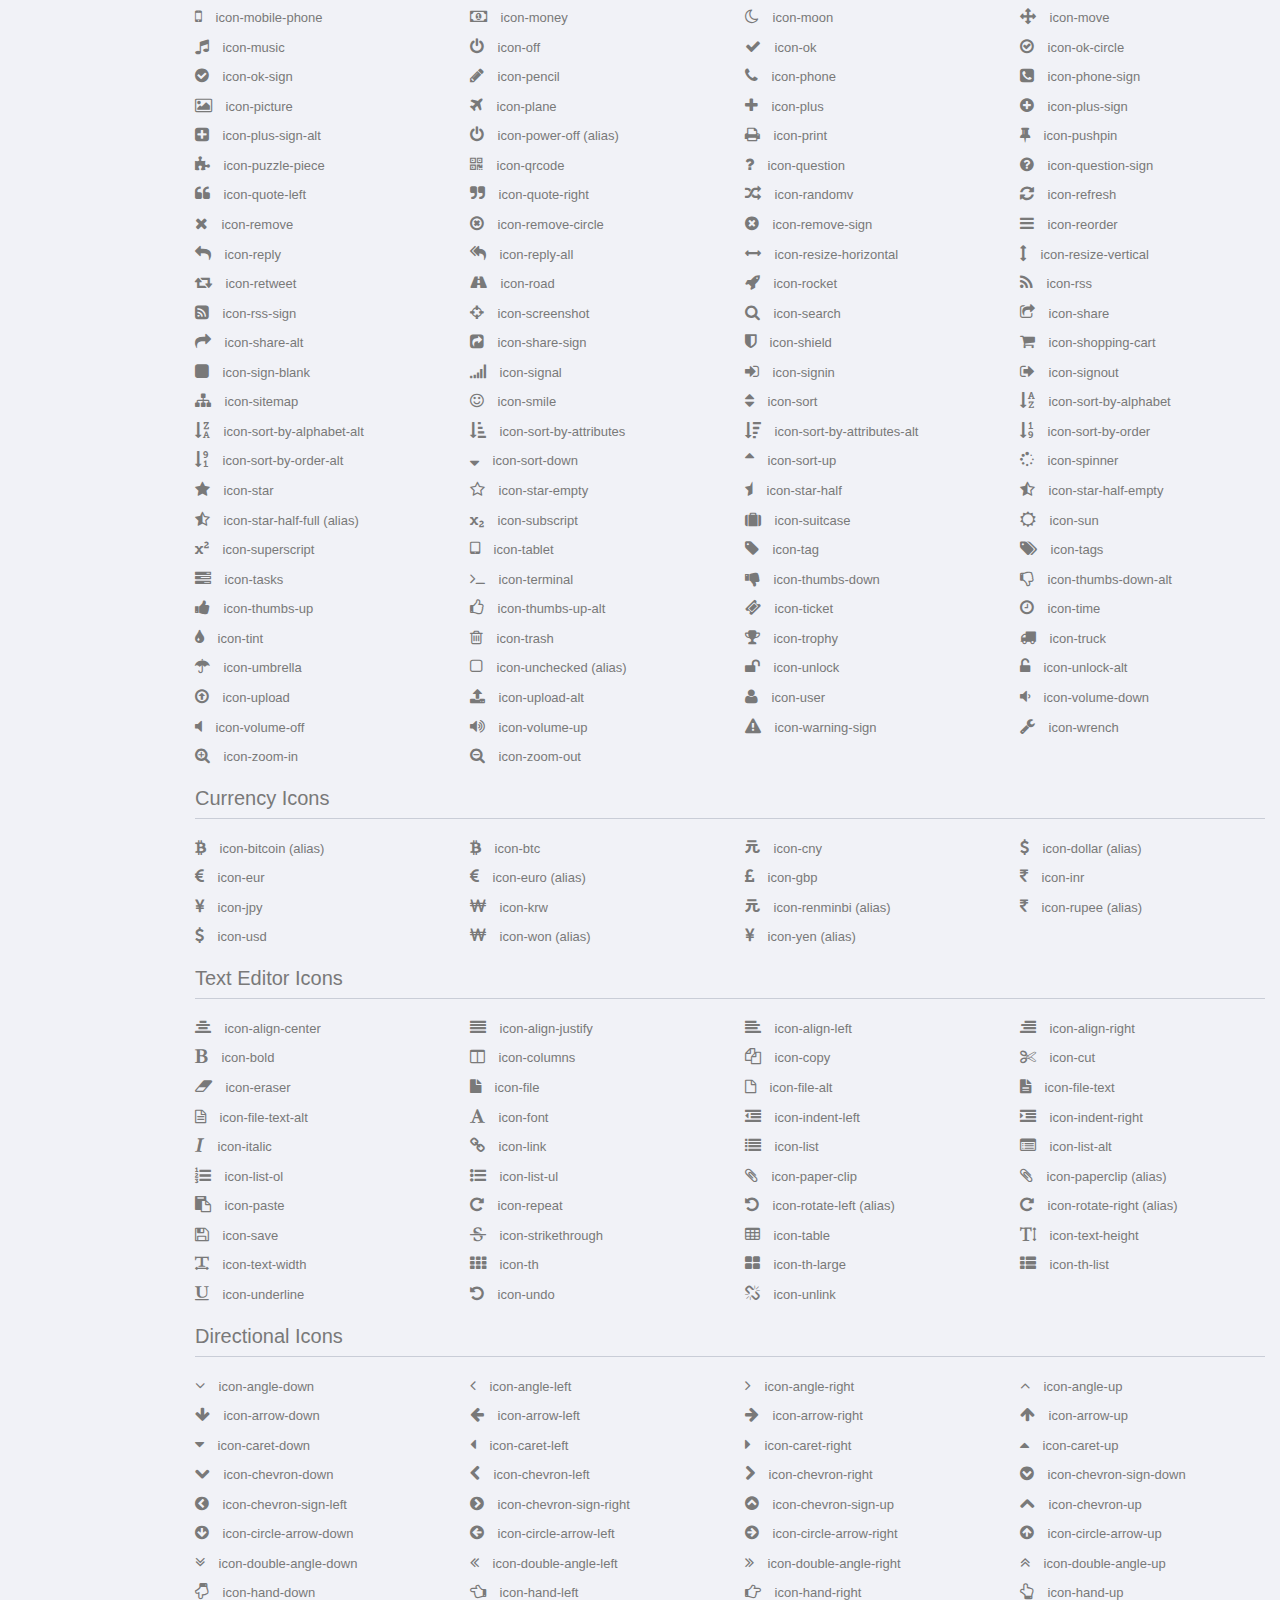
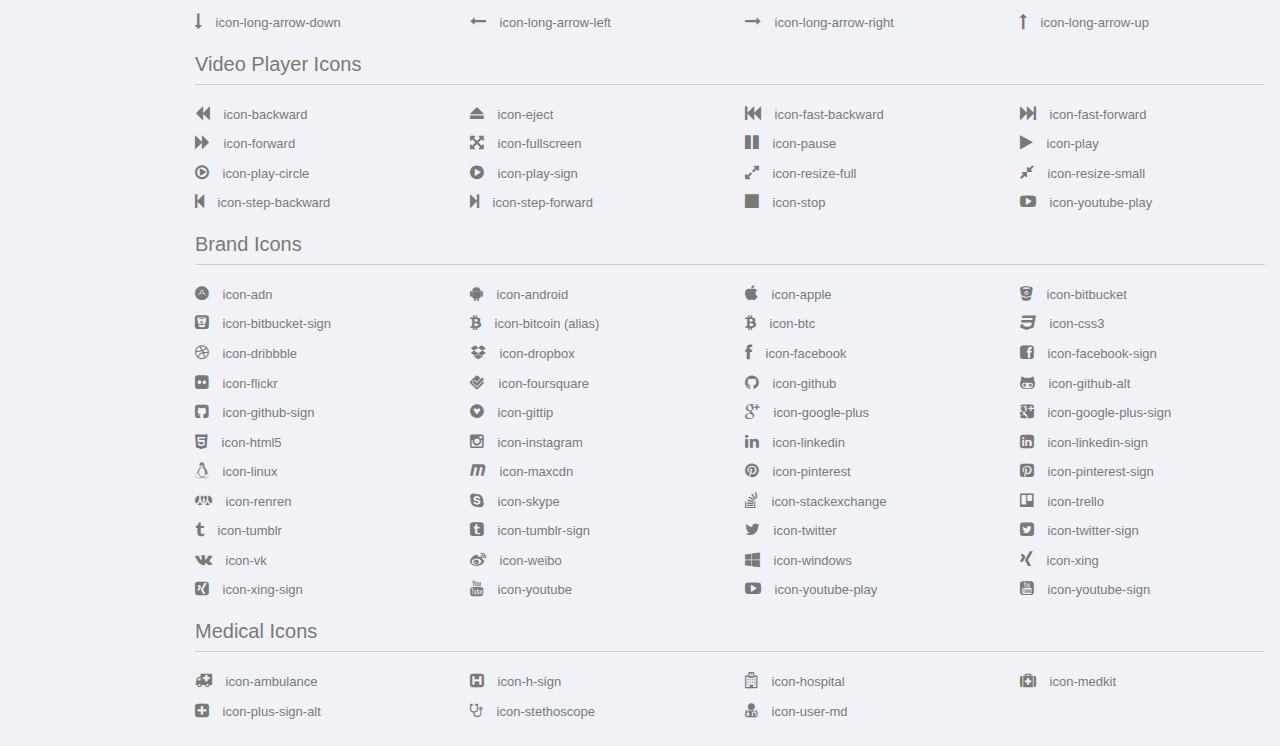
<file: font_awesome.html>
<!DOCTYPE html>
<html lang="en">
  <head>
    <meta charset="utf-8">
    <meta name="viewport" content="width=device-width, initial-scale=1.0">
    <meta name="description" content="">
    <meta name="author" content="Mosaddek">
    <meta name="keyword" content="FlatLab, Dashboard, Bootstrap, Admin, Template, Theme, Responsive, Fluid, Retina">
    <link rel="shortcut icon" href="img/favicon.html">

    <title>Font Awesome</title>

    <!-- Bootstrap core CSS -->
    <link href="css/bootstrap.min.css" rel="stylesheet">
    <link href="css/bootstrap-reset.css" rel="stylesheet">
    <!--external css-->
    <link href="assets/font-awesome/css/font-awesome.css" rel="stylesheet" />
    <!-- Custom styles for this template -->
    <link href="css/style.css" rel="stylesheet">
    <link href="css/style-responsive.css" rel="stylesheet" />

    <!-- HTML5 shim and Respond.js IE8 support of HTML5 tooltipss and media queries -->
    <!--[if lt IE 9]>
      <script src="js/html5shiv.js"></script>
      <script src="js/respond.min.js"></script>
    <![endif]-->
  </head>

  <body>

  <section id="container" class="">
      <!--header start-->
      <header class="header white-bg">
          <div class="sidebar-toggle-box">
              <div data-original-title="Toggle Navigation" data-placement="right" class="icon-reorder tooltips"></div>
          </div>
          <!--logo start-->
          <a href="#" class="logo" >Flat<span>lab</span></a>
          <!--logo end-->
          <div class="nav notify-row" id="top_menu">
            <!--  notification start -->
            <ul class="nav top-menu">
              <!-- settings start -->
              <li class="dropdown">
                  <a data-toggle="dropdown" class="dropdown-toggle" href="#">
                      <i class="icon-tasks"></i>
                      <span class="badge bg-success">6</span>
                  </a>
                  <ul class="dropdown-menu extended tasks-bar">
                      <div class="notify-arrow notify-arrow-green"></div>
                      <li>
                          <p class="green">You have 6 pending tasks</p>
                      </li>
                      <li>
                          <a href="#">
                              <div class="task-info">
                                  <div class="desc">Dashboard v1.3</div>
                                  <div class="percent">40%</div>
                              </div>
                              <div class="progress progress-striped">
                                  <div class="progress-bar progress-bar-success" role="progressbar" aria-valuenow="40" aria-valuemin="0" aria-valuemax="100" style="width: 40%">
                                      <span class="sr-only">40% Complete (success)</span>
                                  </div>
                              </div>
                          </a>
                      </li>
                      <li>
                          <a href="#">
                              <div class="task-info">
                                  <div class="desc">Database Update</div>
                                  <div class="percent">60%</div>
                              </div>
                              <div class="progress progress-striped">
                                  <div class="progress-bar progress-bar-warning" role="progressbar" aria-valuenow="60" aria-valuemin="0" aria-valuemax="100" style="width: 60%">
                                      <span class="sr-only">60% Complete (warning)</span>
                                  </div>
                              </div>
                          </a>
                      </li>
                      <li>
                          <a href="#">
                              <div class="task-info">
                                  <div class="desc">Iphone Development</div>
                                  <div class="percent">87%</div>
                              </div>
                              <div class="progress progress-striped">
                                  <div class="progress-bar progress-bar-info" role="progressbar" aria-valuenow="20" aria-valuemin="0" aria-valuemax="100" style="width: 87%">
                                      <span class="sr-only">87% Complete</span>
                                  </div>
                              </div>
                          </a>
                      </li>
                      <li>
                          <a href="#">
                              <div class="task-info">
                                  <div class="desc">Mobile App</div>
                                  <div class="percent">33%</div>
                              </div>
                              <div class="progress progress-striped">
                                  <div class="progress-bar progress-bar-danger" role="progressbar" aria-valuenow="80" aria-valuemin="0" aria-valuemax="100" style="width: 33%">
                                      <span class="sr-only">33% Complete (danger)</span>
                                  </div>
                              </div>
                          </a>
                      </li>
                      <li>
                          <a href="#">
                              <div class="task-info">
                                  <div class="desc">Dashboard v1.3</div>
                                  <div class="percent">45%</div>
                              </div>
                              <div class="progress progress-striped active">
                                  <div class="progress-bar"  role="progressbar" aria-valuenow="45" aria-valuemin="0" aria-valuemax="100" style="width: 45%">
                                      <span class="sr-only">45% Complete</span>
                                  </div>
                              </div>

                          </a>
                      </li>
                      <li class="external">
                          <a href="#">See All Tasks</a>
                      </li>
                  </ul>
              </li>
              <!-- settings end -->
              <!-- inbox dropdown start-->
              <li id="header_inbox_bar" class="dropdown">
                  <a data-toggle="dropdown" class="dropdown-toggle" href="#">
                      <i class="icon-envelope-alt"></i>
                      <span class="badge bg-important">5</span>
                  </a>
                  <ul class="dropdown-menu extended inbox">
                      <div class="notify-arrow notify-arrow-red"></div>
                      <li>
                          <p class="red">You have 5 new messages</p>
                      </li>
                      <li>
                          <a href="#">
                              <span class="photo"><img alt="avatar" src="img/avatar-mini.jpg"></span>
                                    <span class="subject">
                                    <span class="from">Jonathan Smith</span>
                                    <span class="time">Just now</span>
                                    </span>
                                    <span class="message">
                                        Hello, this is an example msg.
                                    </span>
                          </a>
                      </li>
                      <li>
                          <a href="#">
                              <span class="photo"><img alt="avatar" src="img/avatar-mini2.jpg"></span>
                                    <span class="subject">
                                    <span class="from">Jhon Doe</span>
                                    <span class="time">10 mins</span>
                                    </span>
                                    <span class="message">
                                     Hi, Jhon Doe Bhai how are you ?
                                    </span>
                          </a>
                      </li>
                      <li>
                          <a href="#">
                              <span class="photo"><img alt="avatar" src="img/avatar-mini3.jpg"></span>
                                    <span class="subject">
                                    <span class="from">Jason Stathum</span>
                                    <span class="time">3 hrs</span>
                                    </span>
                                    <span class="message">
                                        This is awesome dashboard.
                                    </span>
                          </a>
                      </li>
                      <li>
                          <a href="#">
                              <span class="photo"><img alt="avatar" src="img/avatar-mini4.jpg"></span>
                                    <span class="subject">
                                    <span class="from">Jondi Rose</span>
                                    <span class="time">Just now</span>
                                    </span>
                                    <span class="message">
                                        Hello, this is metrolab
                                    </span>
                          </a>
                      </li>
                      <li>
                          <a href="#">See all messages</a>
                      </li>
                  </ul>
              </li>
              <!-- inbox dropdown end -->
              <!-- notification dropdown start-->
              <li id="header_notification_bar" class="dropdown">
                  <a data-toggle="dropdown" class="dropdown-toggle" href="#">

                      <i class="icon-bell-alt"></i>
                      <span class="badge bg-warning">7</span>
                  </a>
                  <ul class="dropdown-menu extended notification">
                      <div class="notify-arrow notify-arrow-yellow"></div>
                      <li>
                          <p class="yellow">You have 7 new notifications</p>
                      </li>
                      <li>
                          <a href="#">
                              <span class="label label-danger"><i class="icon-bolt"></i></span>
                              Server #3 overloaded.
                              <span class="small italic">34 mins</span>
                          </a>
                      </li>
                      <li>
                          <a href="#">
                              <span class="label label-warning"><i class="icon-bell"></i></span>
                              Server #10 not respoding.
                              <span class="small italic">1 Hours</span>
                          </a>
                      </li>
                      <li>
                          <a href="#">
                              <span class="label label-danger"><i class="icon-bolt"></i></span>
                              Database overloaded 24%.
                              <span class="small italic">4 hrs</span>
                          </a>
                      </li>
                      <li>
                          <a href="#">
                              <span class="label label-success"><i class="icon-plus"></i></span>
                              New user registered.
                              <span class="small italic">Just now</span>
                          </a>
                      </li>
                      <li>
                          <a href="#">
                              <span class="label label-info"><i class="icon-bullhorn"></i></span>
                              Application error.
                              <span class="small italic">10 mins</span>
                          </a>
                      </li>
                      <li>
                          <a href="#">See all notifications</a>
                      </li>
                  </ul>
              </li>
              <!-- notification dropdown end -->
          </ul>
          </div>
          <div class="top-nav ">
              <ul class="nav pull-right top-menu">
                  <li>
                      <input type="text" class="form-control search" placeholder="Search">
                  </li>
                  <!-- user login dropdown start-->
                  <li class="dropdown">
                      <a data-toggle="dropdown" class="dropdown-toggle" href="#">
                          <img alt="" src="img/avatar1_small.jpg">
                          <span class="username">Jhon Doue</span>
                          <b class="caret"></b>
                      </a>
                      <ul class="dropdown-menu extended logout">
                          <div class="log-arrow-up"></div>
                          <li><a href="#"><i class=" icon-suitcase"></i>Profile</a></li>
                          <li><a href="#"><i class="icon-cog"></i> Settings</a></li>
                          <li><a href="#"><i class="icon-bell-alt"></i> Notification</a></li>
                          <li><a href="login.html"><i class="icon-key"></i> Log Out</a></li>
                      </ul>
                  </li>
                  <!-- user login dropdown end -->
              </ul>
          </div>
      </header>
      <!--header end-->
      <!--sidebar start-->
      <aside>
          <div id="sidebar"  class="nav-collapse ">
              <!-- sidebar menu start-->
              <ul class="sidebar-menu">
                  <li class="">
                      <a class="" href="index.html">
                          <i class="icon-dashboard"></i>
                          <span>Dashboard</span>
                      </a>
                  </li>
                  <li class="sub-menu active">
                      <a href="javascript:;" class="">
                          <i class="icon-book"></i>
                          <span>UI Elements</span>
                          <span class="arrow"></span>
                      </a>
                      <ul class="sub">
                          <li><a class="" href="general.html">General</a></li>
                          <li><a class="" href="buttons.html">Buttons</a></li>
                          <li><a class="" href="widget.html">Widget</a></li>
                          <li><a class="" href="slider.html">Slider</a></li>
                          <li class="active"><a class="" href="font_awesome.html">Font Awesome</a></li>
                      </ul>
                  </li>
                  <li class="sub-menu">
                      <a href="javascript:;" class="">
                          <i class="icon-cogs"></i>
                          <span>Components</span>
                          <span class="arrow"></span>
                      </a>
                      <ul class="sub">
                          <li><a class="" href="grids.html">Grids</a></li>
                          <li><a class="" href="calendar.html">Calendar</a></li>
                          <li><a class="" href="charts.html">Charts</a></li>
                      </ul>
                  </li>
                  <li class="sub-menu">
                      <a href="javascript:;" class="">
                          <i class="icon-tasks"></i>
                          <span>Form Stuff</span>
                          <span class="arrow"></span>
                      </a>
                      <ul class="sub">
                          <li><a class="" href="form_component.html">Form Components</a></li>
                          <li><a class="" href="form_wizard.html">Form Wizard</a></li>
                          <li><a class="" href="form_validation.html">Form Validation</a></li>
                      </ul>
                  </li>
                  <li class="sub-menu">
                      <a href="javascript:;" class="">
                          <i class="icon-th"></i>
                          <span>Data Tables</span>
                          <span class="arrow"></span>
                      </a>
                      <ul class="sub">
                          <li><a class="" href="basic_table.html">Basic Table</a></li>
                          <li><a class="" href="dynamic_table.html">Dynamic Table</a></li>
                      </ul>
                  </li>
                  <li>
                      <a class="" href="inbox.html">
                          <i class="icon-envelope"></i>
                          <span>Mail </span>
                          <span class="label label-danger pull-right mail-info">2</span>
                      </a>
                  </li>
                  <li class="sub-menu">
                      <a href="javascript:;" class="">
                          <i class="icon-glass"></i>
                          <span>Extra</span>
                          <span class="arrow"></span>
                      </a>
                      <ul class="sub">
                          <li><a class="" href="blank.html">Blank Page</a></li>
                          <li><a class="" href="profile.html">Profile</a></li>
                          <li><a class="" href="invoice.html">Invoice</a></li>
                          <li><a class="" href="404.html">404 Error</a></li>
                          <li><a class="" href="500.html">500 Error</a></li>
                      </ul>
                  </li>
                  <li>
                      <a class="" href="login.html">
                          <i class="icon-user"></i>
                          <span>Login Page</span>
                      </a>
                  </li>
              </ul>
              <!-- sidebar menu end-->
          </div>
      </aside>
      <!--sidebar end-->
      <!--main content start-->
      <section id="main-content">

          <section class="wrapper">
            <div class="row-fluid fontawesome-icon-list">
                <div id="new">
                  <h2 class="page-header">New Icons in 3.2</h2>


                  <div class="row the-icons">

                      <div class="col-sm-3"><i class="icon-compass"></i> icon-compass</div>

                      <div class="col-sm-3"><i class="icon-collapse"></i> icon-collapse</div>

                      <div class="col-sm-3"><i class="icon-collapse-top"></i> icon-collapse-top</div>

                      <div class="col-sm-3"><i class="icon-expand"></i> icon-expand</div>

                      <div class="col-sm-3"><i class="icon-eur"></i> icon-eur</div>

                      <div class="col-sm-3"><i class="icon-euro"></i> icon-euro <span class="muted">(alias)</span></div>

                      <div class="col-sm-3"><i class="icon-gbp"></i> icon-gbp</div>

                      <div class="col-sm-3"><i class="icon-usd"></i> icon-usd</div>

                      <div class="col-sm-3"><i class="icon-dollar"></i> icon-dollar <span class="muted">(alias)</span></div>

                      <div class="col-sm-3"><i class="icon-inr"></i> icon-inr</div>

                      <div class="col-sm-3"><i class="icon-rupee"></i> icon-rupee <span class="muted">(alias)</span></div>

                      <div class="col-sm-3"><i class="icon-jpy"></i> icon-jpy</div>

                      <div class="col-sm-3"><i class="icon-yen"></i> icon-yen <span class="muted">(alias)</span></div>

                      <div class="col-sm-3"><i class="icon-cny"></i> icon-cny</div>

                      <div class="col-sm-3"><i class="icon-renminbi"></i> icon-renminbi <span class="muted">(alias)</span></div>

                      <div class="col-sm-3"><i class="icon-krw"></i> icon-krw</div>

                      <div class="col-sm-3"><i class="icon-won"></i> icon-won <span class="muted">(alias)</span></div>

                      <div class="col-sm-3"><i class="icon-btc"></i> icon-btc</div>

                      <div class="col-sm-3"><i class="icon-bitcoin"></i> icon-bitcoin <span class="muted">(alias)</span></div>

                      <div class="col-sm-3"><i class="icon-file"></i> icon-file</div>

                      <div class="col-sm-3"><i class="icon-file-text"></i> icon-file-text</div>

                      <div class="col-sm-3"><i class="icon-sort-by-alphabet"></i> icon-sort-by-alphabet</div>

                      <div class="col-sm-3"><i class="icon-sort-by-alphabet-alt"></i> icon-sort-by-alphabet-alt</div>

                      <div class="col-sm-3"><i class="icon-sort-by-attributes"></i> icon-sort-by-attributes</div>

                      <div class="col-sm-3"><i class="icon-sort-by-attributes-alt"></i> icon-sort-by-attributes-alt</div>

                      <div class="col-sm-3"><i class="icon-sort-by-order"></i> icon-sort-by-order</div>

                      <div class="col-sm-3"><i class="icon-sort-by-order-alt"></i> icon-sort-by-order-alt</div>

                      <div class="col-sm-3"><i class="icon-thumbs-up"></i> icon-thumbs-up</div>

                      <div class="col-sm-3"><i class="icon-thumbs-down"></i> icon-thumbs-down</div>

                      <div class="col-sm-3"><i class="icon-youtube-sign"></i> icon-youtube-sign</div>

                      <div class="col-sm-3"><i class="icon-youtube"></i> icon-youtube</div>

                      <div class="col-sm-3"><i class="icon-xing"></i> icon-xing</div>

                      <div class="col-sm-3"><i class="icon-xing-sign"></i> icon-xing-sign</div>

                      <div class="col-sm-3"><i class="icon-youtube-play"></i> icon-youtube-play</div>

                      <div class="col-sm-3"><i class="icon-dropbox"></i> icon-dropbox</div>

                      <div class="col-sm-3"><i class="icon-stackexchange"></i> icon-stackexchange</div>

                      <div class="col-sm-3"><i class="icon-instagram"></i> icon-instagram</div>

                      <div class="col-sm-3"><i class="icon-flickr"></i> icon-flickr</div>

                      <div class="col-sm-3"><i class="icon-adn"></i> icon-adn        </div>

                      <div class="col-sm-3"><i class="icon-bitbucket"></i> icon-bitbucket</div>

                      <div class="col-sm-3"><i class="icon-bitbucket-sign"></i> icon-bitbucket-sign</div>

                      <div class="col-sm-3"><i class="icon-tumblr"></i> icon-tumblr</div>

                      <div class="col-sm-3"><i class="icon-tumblr-sign"></i> icon-tumblr-sign</div>

                      <div class="col-sm-3"><i class="icon-long-arrow-down"></i> icon-long-arrow-down</div>

                      <div class="col-sm-3"><i class="icon-long-arrow-up"></i> icon-long-arrow-up</div>

                      <div class="col-sm-3"><i class="icon-long-arrow-left"></i> icon-long-arrow-left</div>

                      <div class="col-sm-3"><i class="icon-long-arrow-right"></i> icon-long-arrow-right</div>

                      <div class="col-sm-3"><i class="icon-apple"></i> icon-apple</div>

                      <div class="col-sm-3"><i class="icon-windows"></i> icon-windows</div>

                      <div class="col-sm-3"><i class="icon-android"></i> icon-android</div>

                      <div class="col-sm-3"><i class="icon-linux"></i> icon-linux</div>

                      <div class="col-sm-3"><i class="icon-dribbble"></i> icon-dribbble</div>

                      <div class="col-sm-3"><i class="icon-skype"></i> icon-skype</div>

                      <div class="col-sm-3"><i class="icon-foursquare"></i> icon-foursquare</div>

                      <div class="col-sm-3"><i class="icon-trello"></i> icon-trello</div>

                      <div class="col-sm-3"><i class="icon-female"></i> icon-female</div>

                      <div class="col-sm-3"><i class="icon-male"></i> icon-male</div>

                      <div class="col-sm-3"><i class="icon-gittip"></i> icon-gittip</div>

                      <div class="col-sm-3"><i class="icon-sun"></i> icon-sun</div>

                      <div class="col-sm-3"><i class="icon-moon"></i> icon-moon</div>

                      <div class="col-sm-3"><i class="icon-archive"></i> icon-archive</div>

                      <div class="col-sm-3"><i class="icon-bug"></i> icon-bug</div>

                      <div class="col-sm-3"><i class="icon-vk"></i> icon-vk</div>

                      <div class="col-sm-3"><i class="icon-weibo"></i> icon-weibo</div>

                      <div class="col-sm-3"><i class="icon-renren"></i> icon-renren</div>

                  </div>

              </div>
                <section id="web-application">
              <h2 class="page-header">Web Application Icons</h2>

              <div class="row the-icons">



              <div class="col-sm-3"><i class="icon-adjust"></i> icon-adjust</div>

              <div class="col-sm-3"><i class="icon-anchor"></i> icon-anchor</div>

              <div class="col-sm-3"><i class="icon-archive"></i> icon-archive</div>

              <div class="col-sm-3"><i class="icon-asterisk"></i> icon-asterisk</div>

              <div class="col-sm-3"><i class="icon-ban-circle"></i> icon-ban-circle</div>

              <div class="col-sm-3"><i class="icon-bar-chart"></i> icon-bar-chart</div>

              <div class="col-sm-3"><i class="icon-barcode"></i> icon-barcode</div>

              <div class="col-sm-3"><i class="icon-beaker"></i> icon-beaker</div>

              <div class="col-sm-3"><i class="icon-beer"></i> icon-beer</div>

              <div class="col-sm-3"><i class="icon-bell"></i> icon-bell</div>

              <div class="col-sm-3"><i class="icon-bell-alt"></i> icon-bell-alt</div>

              <div class="col-sm-3"><i class="icon-bolt"></i> icon-bolt</div>

              <div class="col-sm-3"><i class="icon-book"></i> icon-book</div>

              <div class="col-sm-3"><i class="icon-bookmark"></i> icon-bookmark</div>

              <div class="col-sm-3"><i class="icon-bookmark-empty"></i> icon-bookmark-empty</div>

              <div class="col-sm-3"><i class="icon-briefcase"></i> icon-briefcase</div>

              <div class="col-sm-3"><i class="icon-bug"></i> icon-bug</div>

              <div class="col-sm-3"><i class="icon-building"></i> icon-building</div>

              <div class="col-sm-3"><i class="icon-bullhorn"></i> icon-bullhorn</div>

              <div class="col-sm-3"><i class="icon-bullseye"></i> icon-bullseye</div>

              <div class="col-sm-3"><i class="icon-calendar"></i> icon-calendar</div>

              <div class="col-sm-3"><i class="icon-calendar-empty"></i> icon-calendar-empty</div>

              <div class="col-sm-3"><i class="icon-camera"></i> icon-camera</div>

              <div class="col-sm-3"><i class="icon-camera-retro"></i> icon-camera-retro</div>

              <div class="col-sm-3"><i class="icon-certificate"></i> icon-certificate</div>

              <div class="col-sm-3"><i class="icon-check"></i> icon-check</div>

              <div class="col-sm-3"><i class="icon-check-empty"></i> icon-check-empty</div>

              <div class="col-sm-3"><i class="icon-check-minus"></i> icon-check-minus</div>

              <div class="col-sm-3"><i class="icon-check-sign"></i> icon-check-sign</div>

              <div class="col-sm-3"><i class="icon-circle"></i> icon-circle</div>

              <div class="col-sm-3"><i class="icon-circle-blank"></i> icon-circle-blank</div>

              <div class="col-sm-3"><i class="icon-cloud"></i> icon-cloud</div>

              <div class="col-sm-3"><i class="icon-cloud-download"></i> icon-cloud-download</div>

              <div class="col-sm-3"><i class="icon-cloud-upload"></i> icon-cloud-upload</div>

              <div class="col-sm-3"><i class="icon-code"></i> icon-code</div>

              <div class="col-sm-3"><i class="icon-code-fork"></i> icon-code-fork</div>

              <div class="col-sm-3"><i class="icon-coffee"></i> icon-coffee</div>

              <div class="col-sm-3"><i class="icon-cog"></i> icon-cog</div>

              <div class="col-sm-3"><i class="icon-cogs"></i> icon-cogs</div>

              <div class="col-sm-3"><i class="icon-collapse"></i> icon-collapse</div>

              <div class="col-sm-3"><i class="icon-collapse-alt"></i> icon-collapse-alt</div>

              <div class="col-sm-3"><i class="icon-collapse-top"></i> icon-collapse-top</div>

              <div class="col-sm-3"><i class="icon-comment"></i> icon-comment</div>

              <div class="col-sm-3"><i class="icon-comment-alt"></i> icon-comment-alt</div>

              <div class="col-sm-3"><i class="icon-comments"></i> icon-comments</div>

              <div class="col-sm-3"><i class="icon-comments-alt"></i> icon-comments-alt</div>

              <div class="col-sm-3"><i class="icon-compass"></i> icon-compass</div>

              <div class="col-sm-3"><i class="icon-credit-card"></i> icon-credit-card</div>

              <div class="col-sm-3"><i class="icon-crop"></i> icon-crop</div>

              <div class="col-sm-3"><i class="icon-dashboard"></i> icon-dashboard</div>

              <div class="col-sm-3"><i class="icon-desktop"></i> icon-desktop</div>

              <div class="col-sm-3"><i class="icon-download"></i> icon-download</div>

              <div class="col-sm-3"><i class="icon-download-alt"></i> icon-download-alt</div>

              <div class="col-sm-3"><i class="icon-edit"></i> icon-edit</div>

              <div class="col-sm-3"><i class="icon-edit-sign"></i> icon-edit-sign</div>

              <div class="col-sm-3"><i class="icon-ellipsis-horizontal"></i> icon-ellipsis-horizontal</div>

              <div class="col-sm-3"><i class="icon-ellipsis-vertical"></i> icon-ellipsis-vertical</div>

              <div class="col-sm-3"><i class="icon-envelope"></i> icon-envelope</div>

              <div class="col-sm-3"><i class="icon-envelope-alt"></i> icon-envelope-alt</div>

              <div class="col-sm-3"><i class="icon-eraser"></i> icon-eraser</div>

              <div class="col-sm-3"><i class="icon-exchange"></i> icon-exchange</div>

              <div class="col-sm-3"><i class="icon-exclamation"></i> icon-exclamation</div>

              <div class="col-sm-3"><i class="icon-exclamation-sign"></i> icon-exclamation-sign</div>

              <div class="col-sm-3"><i class="icon-expand"></i> icon-expand</div>

              <div class="col-sm-3"><i class="icon-expand-alt"></i> icon-expand-alt</div>

              <div class="col-sm-3"><i class="icon-external-link"></i> icon-external-link</div>

              <div class="col-sm-3"><i class="icon-external-link-sign"></i> icon-external-link-sign</div>

              <div class="col-sm-3"><i class="icon-eye-close"></i> icon-eye-close</div>

              <div class="col-sm-3"><i class="icon-eye-open"></i> icon-eye-open</div>

              <div class="col-sm-3"><i class="icon-facetime-video"></i> icon-facetime-video</div>

              <div class="col-sm-3"><i class="icon-female"></i> icon-female</div>

              <div class="col-sm-3"><i class="icon-fighter-jet"></i> icon-fighter-jet</div>

              <div class="col-sm-3"><i class="icon-film"></i> icon-film</div>

              <div class="col-sm-3"><i class="icon-filter"></i> icon-filter</div>

              <div class="col-sm-3"><i class="icon-fire"></i> icon-firev</div>

              <div class="col-sm-3"><i class="icon-fire-extinguisher"></i> icon-fire-extinguisher</div>

              <div class="col-sm-3"><i class="icon-flag"></i> icon-flag</div>

              <div class="col-sm-3"><i class="icon-flag-alt"></i> icon-flag-alt</div>

              <div class="col-sm-3"><i class="icon-flag-checkered"></i> icon-flag-checkered</div>

              <div class="col-sm-3"><i class="icon-folder-close"></i> icon-folder-close</div>

              <div class="col-sm-3"><i class="icon-folder-close-alt"></i> icon-folder-close-alt</div>

              <div class="col-sm-3"><i class="icon-folder-open"></i> icon-folder-open</div>

              <div class="col-sm-3"><i class="icon-folder-open-alt"></i> icon-folder-open-alt</div>

              <div class="col-sm-3"><i class="icon-food"></i> icon-food</div>

              <div class="col-sm-3"><i class="icon-frown"></i> icon-frown</div>

              <div class="col-sm-3"><i class="icon-gamepad"></i> icon-gamepad</div>

              <div class="col-sm-3"><i class="icon-gear"></i> icon-gear <span class="muted">(alias)</span></div>

              <div class="col-sm-3"><i class="icon-gears"></i> icon-gears <span class="muted">(alias)</span></div>

              <div class="col-sm-3"><i class="icon-gift"></i> icon-gift</div>

              <div class="col-sm-3"><i class="icon-glass"></i> icon-glass</div>

              <div class="col-sm-3"><i class="icon-globe"></i> icon-globe</div>

              <div class="col-sm-3"><i class="icon-group"></i> icon-group</div>

              <div class="col-sm-3"><i class="icon-hdd"></i> icon-hdd</div>

              <div class="col-sm-3"><i class="icon-headphones"></i> icon-headphones</div>

              <div class="col-sm-3"><i class="icon-heart"></i> icon-heart</div>

              <div class="col-sm-3"><i class="icon-heart-empty"></i> icon-heart-empty</div>

              <div class="col-sm-3"><i class="icon-home"></i> icon-home</div>

              <div class="col-sm-3"><i class="icon-inbox"></i> icon-inbox</div>

              <div class="col-sm-3"><i class="icon-info"></i> icon-info</div>

              <div class="col-sm-3"><i class="icon-info-sign"></i> icon-info-sign</div>

              <div class="col-sm-3"><i class="icon-key"></i> icon-key</div>

              <div class="col-sm-3"><i class="icon-keyboard"></i> icon-keyboard</div>

              <div class="col-sm-3"><i class="icon-laptop"></i> icon-laptop</div>

              <div class="col-sm-3"><i class="icon-leaf"></i> icon-leaf</div>

              <div class="col-sm-3"><i class="icon-legal"></i> icon-legal</div>

              <div class="col-sm-3"><i class="icon-lemon"></i> icon-lemon</div>

              <div class="col-sm-3"><i class="icon-level-down"></i> icon-level-down</div>

              <div class="col-sm-3"><i class="icon-level-up"></i> icon-level-up</div>

              <div class="col-sm-3"><i class="icon-lightbulb"></i> icon-lightbulb</div>

              <div class="col-sm-3"><i class="icon-location-arrow"></i> icon-location-arrow</div>

              <div class="col-sm-3"><i class="icon-lock"></i> icon-lock</div>

              <div class="col-sm-3"><i class="icon-magic"></i> icon-magic</div>

              <div class="col-sm-3"><i class="icon-magnet"></i> icon-magnet</div>

              <div class="col-sm-3"><i class="icon-mail-forward"></i> icon-mail-forward <span class="muted">(alias)</span></div>

              <div class="col-sm-3"><i class="icon-mail-reply"></i> icon-mail-reply <span class="muted">(alias)</span></div>

              <div class="col-sm-3"><i class="icon-mail-reply-all"></i> icon-mail-reply-all</div>

              <div class="col-sm-3"><i class="icon-male"></i> icon-male</div>

              <div class="col-sm-3"><i class="icon-map-marker"></i> icon-map-marker</div>

              <div class="col-sm-3"><i class="icon-meh"></i> icon-meh</div>

              <div class="col-sm-3"><i class="icon-microphone"></i> icon-microphone</div>

              <div class="col-sm-3"><i class="icon-microphone-off"></i> icon-microphone-off</div>

              <div class="col-sm-3"><i class="icon-minus"></i> icon-minus</div>

              <div class="col-sm-3"><i class="icon-minus-sign"></i> icon-minus-sign</div>

              <div class="col-sm-3"><i class="icon-minus-sign-alt"></i> icon-minus-sign-alt</div>

              <div class="col-sm-3"><i class="icon-mobile-phone"></i> icon-mobile-phone</div>

              <div class="col-sm-3"><i class="icon-money"></i> icon-money</div>

              <div class="col-sm-3"><i class="icon-moon"></i> icon-moon</div>

              <div class="col-sm-3"><i class="icon-move"></i> icon-move</div>

              <div class="col-sm-3"><i class="icon-music"></i> icon-music</div>

              <div class="col-sm-3"><i class="icon-off"></i> icon-off</div>

              <div class="col-sm-3"><i class="icon-ok"></i> icon-ok</div>

              <div class="col-sm-3"><i class="icon-ok-circle"></i> icon-ok-circle</div>

              <div class="col-sm-3"><i class="icon-ok-sign"></i> icon-ok-sign</div>

              <div class="col-sm-3"><i class="icon-pencil"></i> icon-pencil</div>

              <div class="col-sm-3"><i class="icon-phone"></i> icon-phone</div>

              <div class="col-sm-3"><i class="icon-phone-sign"></i> icon-phone-sign</div>

              <div class="col-sm-3"><i class="icon-picture"></i> icon-picture</div>

              <div class="col-sm-3"><i class="icon-plane"></i> icon-plane</div>

              <div class="col-sm-3"><i class="icon-plus"></i> icon-plus</div>

              <div class="col-sm-3"><i class="icon-plus-sign"></i> icon-plus-sign</div>

              <div class="col-sm-3"><i class="icon-plus-sign-alt"></i> icon-plus-sign-alt</div>

              <div class="col-sm-3"><i class="icon-power-off"></i> icon-power-off <span class="muted">(alias)</span></div>

              <div class="col-sm-3"><i class="icon-print"></i> icon-print</div>

              <div class="col-sm-3"><i class="icon-pushpin"></i> icon-pushpin</div>

              <div class="col-sm-3"><i class="icon-puzzle-piece"></i> icon-puzzle-piece</div>

              <div class="col-sm-3"><i class="icon-qrcode"></i> icon-qrcode</div>

              <div class="col-sm-3"><i class="icon-question"></i> icon-question</div>

              <div class="col-sm-3"><i class="icon-question-sign"></i> icon-question-sign</div>

              <div class="col-sm-3"><i class="icon-quote-left"></i> icon-quote-left</div>

              <div class="col-sm-3"><i class="icon-quote-right"></i> icon-quote-right</div>

              <div class="col-sm-3"><i class="icon-random"></i> icon-randomv</div>

              <div class="col-sm-3"><i class="icon-refresh"></i> icon-refresh</div>

              <div class="col-sm-3"><i class="icon-remove"></i> icon-remove</div>

              <div class="col-sm-3"><i class="icon-remove-circle"></i> icon-remove-circle</div>

              <div class="col-sm-3"><i class="icon-remove-sign"></i> icon-remove-sign</div>

              <div class="col-sm-3"><i class="icon-reorder"></i> icon-reorder</div>

              <div class="col-sm-3"><i class="icon-reply"></i> icon-reply</div>

              <div class="col-sm-3"><i class="icon-reply-all"></i> icon-reply-all</div>

              <div class="col-sm-3"><i class="icon-resize-horizontal"></i> icon-resize-horizontal</div>

              <div class="col-sm-3"><i class="icon-resize-vertical"></i> icon-resize-vertical</div>

              <div class="col-sm-3"><i class="icon-retweet"></i> icon-retweet</div>

              <div class="col-sm-3"><i class="icon-road"></i> icon-road</div>

              <div class="col-sm-3"><i class="icon-rocket"></i> icon-rocket</div>

              <div class="col-sm-3"><i class="icon-rss"></i> icon-rss</div>

              <div class="col-sm-3"><i class="icon-rss-sign"></i> icon-rss-sign</div>

              <div class="col-sm-3"><i class="icon-screenshot"></i> icon-screenshot</div>

              <div class="col-sm-3"><i class="icon-search"></i> icon-search</div>

              <div class="col-sm-3"><i class="icon-share"></i> icon-share</div>

              <div class="col-sm-3"><i class="icon-share-alt"></i> icon-share-alt</div>

              <div class="col-sm-3"><i class="icon-share-sign"></i> icon-share-sign</div>

              <div class="col-sm-3"><i class="icon-shield"></i> icon-shield</div>

              <div class="col-sm-3"><i class="icon-shopping-cart"></i> icon-shopping-cart</div>

              <div class="col-sm-3"><i class="icon-sign-blank"></i> icon-sign-blank</div>

              <div class="col-sm-3"><i class="icon-signal"></i> icon-signal</div>

              <div class="col-sm-3"><i class="icon-signin"></i> icon-signin</div>

              <div class="col-sm-3"><i class="icon-signout"></i> icon-signout</div>

              <div class="col-sm-3"><i class="icon-sitemap"></i> icon-sitemap</div>

              <div class="col-sm-3"><i class="icon-smile"></i> icon-smile</div>

              <div class="col-sm-3"><i class="icon-sort"></i> icon-sort</div>

              <div class="col-sm-3"><i class="icon-sort-by-alphabet"></i> icon-sort-by-alphabet</div>

              <div class="col-sm-3"><i class="icon-sort-by-alphabet-alt"></i> icon-sort-by-alphabet-alt</div>

              <div class="col-sm-3"><i class="icon-sort-by-attributes"></i> icon-sort-by-attributes</div>

              <div class="col-sm-3"><i class="icon-sort-by-attributes-alt"></i> icon-sort-by-attributes-alt</div>

              <div class="col-sm-3"><i class="icon-sort-by-order"></i> icon-sort-by-order</div>

              <div class="col-sm-3"><i class="icon-sort-by-order-alt"></i> icon-sort-by-order-alt</div>

              <div class="col-sm-3"><i class="icon-sort-down"></i> icon-sort-down</div>

              <div class="col-sm-3"><i class="icon-sort-up"></i> icon-sort-up</div>

              <div class="col-sm-3"><i class="icon-spinner"></i> icon-spinner</div>

              <div class="col-sm-3"><i class="icon-star"></i> icon-star</div>

              <div class="col-sm-3"><i class="icon-star-empty"></i> icon-star-empty</div>

              <div class="col-sm-3"><i class="icon-star-half"></i> icon-star-half</div>

              <div class="col-sm-3"><i class="icon-star-half-empty"></i> icon-star-half-empty</div>

              <div class="col-sm-3"><i class="icon-star-half-full"></i> icon-star-half-full <span class="muted">(alias)</span></div>

              <div class="col-sm-3"><i class="icon-subscript"></i> icon-subscript</div>

              <div class="col-sm-3"><i class="icon-suitcase"></i> icon-suitcase</div>

              <div class="col-sm-3"><i class="icon-sun"></i> icon-sun</div>

              <div class="col-sm-3"><i class="icon-superscript"></i> icon-superscript</div>

              <div class="col-sm-3"><i class="icon-tablet"></i> icon-tablet</div>

              <div class="col-sm-3"><i class="icon-tag"></i> icon-tag</div>

              <div class="col-sm-3"><i class="icon-tags"></i> icon-tags</div>

              <div class="col-sm-3"><i class="icon-tasks"></i> icon-tasks</div>

              <div class="col-sm-3"><i class="icon-terminal"></i> icon-terminal</div>

              <div class="col-sm-3"><i class="icon-thumbs-down"></i> icon-thumbs-down</div>

              <div class="col-sm-3"><i class="icon-thumbs-down-alt"></i> icon-thumbs-down-alt</div>

              <div class="col-sm-3"><i class="icon-thumbs-up"></i> icon-thumbs-up</div>

              <div class="col-sm-3"><i class="icon-thumbs-up-alt"></i> icon-thumbs-up-alt</div>

              <div class="col-sm-3"><i class="icon-ticket"></i> icon-ticket</div>

              <div class="col-sm-3"><i class="icon-time"></i> icon-time</div>

              <div class="col-sm-3"><i class="icon-tint"></i> icon-tint</div>

              <div class="col-sm-3"><i class="icon-trash"></i> icon-trash</div>

              <div class="col-sm-3"><i class="icon-trophy"></i> icon-trophy</div>

              <div class="col-sm-3"><i class="icon-truck"></i> icon-truck</div>

              <div class="col-sm-3"><i class="icon-umbrella"></i> icon-umbrella</div>

              <div class="col-sm-3"><i class="icon-unchecked"></i> icon-unchecked <span class="muted">(alias)</span></div>

              <div class="col-sm-3"><i class="icon-unlock"></i> icon-unlock</div>

              <div class="col-sm-3"><i class="icon-unlock-alt"></i> icon-unlock-alt</div>

              <div class="col-sm-3"><i class="icon-upload"></i> icon-upload</div>

              <div class="col-sm-3"><i class="icon-upload-alt"></i> icon-upload-alt</div>

              <div class="col-sm-3"><i class="icon-user"></i> icon-user</div>

              <div class="col-sm-3"><i class="icon-volume-down"></i> icon-volume-down</div>

              <div class="col-sm-3"><i class="icon-volume-off"></i> icon-volume-off</div>

              <div class="col-sm-3"><i class="icon-volume-up"></i> icon-volume-up</div>

              <div class="col-sm-3"><i class="icon-warning-sign"></i> icon-warning-sign</div>

              <div class="col-sm-3"><i class="icon-wrench"></i> icon-wrench</div>

              <div class="col-sm-3"><i class="icon-zoom-in"></i> icon-zoom-in</div>

              <div class="col-sm-3"><i class="icon-zoom-out"></i> icon-zoom-out</div>

              </div>

              </section>
                <section id="currency">
                  <h2 class="page-header">Currency Icons</h2>

                  <div class="row the-icons">

                      <div class="col-sm-3"><i class="icon-bitcoin"></i> icon-bitcoin <span class="muted">(alias)</span></div>

                      <div class="col-sm-3"><i class="icon-btc"></i> icon-btc</div>

                      <div class="col-sm-3"><i class="icon-cny"></i> icon-cny</div>

                      <div class="col-sm-3"><i class="icon-dollar"></i> icon-dollar <span class="muted">(alias)</span></div>

                      <div class="col-sm-3"><i class="icon-eur"></i> icon-eur</div>

                      <div class="col-sm-3"><i class="icon-euro"></i> icon-euro <span class="muted">(alias)</span></div>

                      <div class="col-sm-3"><i class="icon-gbp"></i> icon-gbp</div>

                      <div class="col-sm-3"><i class="icon-inr"></i> icon-inr</div>

                      <div class="col-sm-3"><i class="icon-jpy"></i> icon-jpy</div>

                      <div class="col-sm-3"><i class="icon-krw"></i> icon-krw</div>

                      <div class="col-sm-3"><i class="icon-renminbi"></i> icon-renminbi <span class="muted">(alias)</span></div>

                      <div class="col-sm-3"><i class="icon-rupee"></i> icon-rupee <span class="muted">(alias)</span></div>

                      <div class="col-sm-3"><i class="icon-usd"></i> icon-usd</div>

                      <div class="col-sm-3"><i class="icon-won"></i> icon-won <span class="muted">(alias)</span></div>

                      <div class="col-sm-3"><i class="icon-yen"></i> icon-yen <span class="muted">(alias)</span></div>

                  </div>

              </section>
                <section id="text-editor">
                  <h2 class="page-header">Text Editor Icons</h2>

                  <div class="row the-icons">

                      <div class="col-sm-3"><i class="icon-align-center"></i> icon-align-center</div>

                      <div class="col-sm-3"><i class="icon-align-justify"></i> icon-align-justify</div>

                      <div class="col-sm-3"><i class="icon-align-left"></i> icon-align-left</div>

                      <div class="col-sm-3"><i class="icon-align-right"></i> icon-align-right</div>

                      <div class="col-sm-3"><i class="icon-bold"></i> icon-bold</div>

                      <div class="col-sm-3"><i class="icon-columns"></i> icon-columns</div>

                      <div class="col-sm-3"><i class="icon-copy"></i> icon-copy</div>

                      <div class="col-sm-3"><i class="icon-cut"></i> icon-cut</div>

                      <div class="col-sm-3"><i class="icon-eraser"></i> icon-eraser</div>

                      <div class="col-sm-3"><i class="icon-file"></i> icon-file</div>

                      <div class="col-sm-3"><i class="icon-file-alt"></i> icon-file-alt</div>

                      <div class="col-sm-3"><i class="icon-file-text"></i> icon-file-text</div>

                      <div class="col-sm-3"><i class="icon-file-text-alt"></i> icon-file-text-alt</div>

                      <div class="col-sm-3"><i class="icon-font"></i> icon-font</div>

                      <div class="col-sm-3"><i class="icon-indent-left"></i> icon-indent-left</div>

                      <div class="col-sm-3"><i class="icon-indent-right"></i> icon-indent-right</div>

                      <div class="col-sm-3"><i class="icon-italic"></i> icon-italic</div>

                      <div class="col-sm-3"><i class="icon-link"></i> icon-link</div>

                      <div class="col-sm-3"><i class="icon-list"></i> icon-list</div>

                      <div class="col-sm-3"><i class="icon-list-alt"></i> icon-list-alt</div>

                      <div class="col-sm-3"><i class="icon-list-ol"></i> icon-list-ol</div>

                      <div class="col-sm-3"><i class="icon-list-ul"></i> icon-list-ul</div>

                      <div class="col-sm-3"><i class="icon-paper-clip"></i> icon-paper-clip</div>

                      <div class="col-sm-3"><i class="icon-paperclip"></i> icon-paperclip <span class="muted">(alias)</span></div>

                      <div class="col-sm-3"><i class="icon-paste"></i> icon-paste</div>

                      <div class="col-sm-3"><i class="icon-repeat"></i> icon-repeat</div>

                      <div class="col-sm-3"><i class="icon-rotate-left"></i> icon-rotate-left <span class="muted">(alias)</span></div>

                      <div class="col-sm-3"><i class="icon-rotate-right"></i> icon-rotate-right <span class="muted">(alias)</span></div>

                      <div class="col-sm-3"><i class="icon-save"></i> icon-save</div>

                      <div class="col-sm-3"><i class="icon-strikethrough"></i> icon-strikethrough</div>

                      <div class="col-sm-3"><i class="icon-table"></i> icon-table</div>

                      <div class="col-sm-3"><i class="icon-text-height"></i> icon-text-height</div>

                      <div class="col-sm-3"><i class="icon-text-width"></i> icon-text-width</div>

                      <div class="col-sm-3"><i class="icon-th"></i> icon-th</div>

                      <div class="col-sm-3"><i class="icon-th-large"></i> icon-th-large</div>

                      <div class="col-sm-3"><i class="icon-th-list"></i> icon-th-list</div>

                      <div class="col-sm-3"><i class="icon-underline"></i> icon-underline</div>

                      <div class="col-sm-3"><i class="icon-undo"></i> icon-undo</div>

                      <div class="col-sm-3"><i class="icon-unlink"></i> icon-unlink</div>

                  </div>

              </section>
                <section id="directional">
                  <h2 class="page-header">Directional Icons</h2>

                  <div class="row the-icons">



                      <div class="col-sm-3"><i class="icon-angle-down"></i> icon-angle-down</div>

                      <div class="col-sm-3"><i class="icon-angle-left"></i> icon-angle-left</div>

                      <div class="col-sm-3"><i class="icon-angle-right"></i> icon-angle-right</div>

                      <div class="col-sm-3"><i class="icon-angle-up"></i> icon-angle-up</div>

                      <div class="col-sm-3"><i class="icon-arrow-down"></i> icon-arrow-down</div>

                      <div class="col-sm-3"><i class="icon-arrow-left"></i> icon-arrow-left</div>

                      <div class="col-sm-3"><i class="icon-arrow-right"></i> icon-arrow-right</div>

                      <div class="col-sm-3"><i class="icon-arrow-up"></i> icon-arrow-up</div>

                      <div class="col-sm-3"><i class="icon-caret-down"></i> icon-caret-down</div>

                      <div class="col-sm-3"><i class="icon-caret-left"></i> icon-caret-left</div>

                      <div class="col-sm-3"><i class="icon-caret-right"></i> icon-caret-right</div>

                      <div class="col-sm-3"><i class="icon-caret-up"></i> icon-caret-up</div>

                      <div class="col-sm-3"><i class="icon-chevron-down"></i> icon-chevron-down</div>

                      <div class="col-sm-3"><i class="icon-chevron-left"></i> icon-chevron-left</div>

                      <div class="col-sm-3"><i class="icon-chevron-right"></i> icon-chevron-right</div>

                      <div class="col-sm-3"><i class="icon-chevron-sign-down"></i> icon-chevron-sign-down</div>

                      <div class="col-sm-3"><i class="icon-chevron-sign-left"></i> icon-chevron-sign-left</div>

                      <div class="col-sm-3"><i class="icon-chevron-sign-right"></i> icon-chevron-sign-right</div>

                      <div class="col-sm-3"><i class="icon-chevron-sign-up"></i> icon-chevron-sign-up</div>

                      <div class="col-sm-3"><i class="icon-chevron-up"></i> icon-chevron-up</div>

                      <div class="col-sm-3"><i class="icon-circle-arrow-down"></i> icon-circle-arrow-down</div>

                      <div class="col-sm-3"><i class="icon-circle-arrow-left"></i> icon-circle-arrow-left</div>

                      <div class="col-sm-3"><i class="icon-circle-arrow-right"></i> icon-circle-arrow-right</div>

                      <div class="col-sm-3"><i class="icon-circle-arrow-up"></i> icon-circle-arrow-up</div>

                      <div class="col-sm-3"><i class="icon-double-angle-down"></i> icon-double-angle-down</div>

                      <div class="col-sm-3"><i class="icon-double-angle-left"></i> icon-double-angle-left</div>

                      <div class="col-sm-3"><i class="icon-double-angle-right"></i> icon-double-angle-right</div>

                      <div class="col-sm-3"><i class="icon-double-angle-up"></i> icon-double-angle-up</div>

                      <div class="col-sm-3"><i class="icon-hand-down"></i> icon-hand-down</div>

                      <div class="col-sm-3"><i class="icon-hand-left"></i> icon-hand-left</div>

                      <div class="col-sm-3"><i class="icon-hand-right"></i> icon-hand-right</div>

                      <div class="col-sm-3"><i class="icon-hand-up"></i> icon-hand-up</div>

                      <div class="col-sm-3"><i class="icon-long-arrow-down"></i> icon-long-arrow-down</div>

                      <div class="col-sm-3"><i class="icon-long-arrow-left"></i> icon-long-arrow-left</div>

                      <div class="col-sm-3"><i class="icon-long-arrow-right"></i> icon-long-arrow-right</div>

                      <div class="col-sm-3"><i class="icon-long-arrow-up"></i> icon-long-arrow-up</div>

                  </div>

              </section>
                <section id="video-player">
                  <h2 class="page-header">Video Player Icons</h2>

                  <div class="row the-icons">



                      <div class="col-sm-3"><i class="icon-backward"></i> icon-backward</div>

                      <div class="col-sm-3"><i class="icon-eject"></i> icon-eject</div>

                      <div class="col-sm-3"><i class="icon-fast-backward"></i> icon-fast-backward</div>

                      <div class="col-sm-3"><i class="icon-fast-forward"></i> icon-fast-forward</div>

                      <div class="col-sm-3"><i class="icon-forward"></i> icon-forward</div>

                      <div class="col-sm-3"><i class="icon-fullscreen"></i> icon-fullscreen</div>

                      <div class="col-sm-3"><i class="icon-pause"></i> icon-pause</div>

                      <div class="col-sm-3"><i class="icon-play"></i> icon-play</div>

                      <div class="col-sm-3"><i class="icon-play-circle"></i> icon-play-circle</div>

                      <div class="col-sm-3"><i class="icon-play-sign"></i> icon-play-sign</div>

                      <div class="col-sm-3"><i class="icon-resize-full"></i> icon-resize-full</div>

                      <div class="col-sm-3"><i class="icon-resize-small"></i> icon-resize-small</div>

                      <div class="col-sm-3"><i class="icon-step-backward"></i> icon-step-backward</div>

                      <div class="col-sm-3"><i class="icon-step-forward"></i> icon-step-forward</div>

                      <div class="col-sm-3"><i class="icon-stop"></i> icon-stop</div>

                      <div class="col-sm-3"><i class="icon-youtube-play"></i> icon-youtube-play</div>

                  </div>

              </section>
                <section id="brand">
                  <h2 class="page-header">Brand Icons</h2>

                  <div class="row the-icons">

                      <div class="col-sm-3"><i class="icon-adn"></i> icon-adn</div>

                      <div class="col-sm-3"><i class="icon-android"></i> icon-android</div>

                      <div class="col-sm-3"><i class="icon-apple"></i> icon-apple</div>

                      <div class="col-sm-3"><i class="icon-bitbucket"></i> icon-bitbucket</div>

                      <div class="col-sm-3"><i class="icon-bitbucket-sign"></i> icon-bitbucket-sign</div>

                      <div class="col-sm-3"><i class="icon-bitcoin"></i> icon-bitcoin <span class="muted">(alias)</span></div>

                      <div class="col-sm-3"><i class="icon-btc"></i> icon-btc</div>

                      <div class="col-sm-3"><i class="icon-css3"></i> icon-css3</div>

                      <div class="col-sm-3"><i class="icon-dribbble"></i> icon-dribbble</div>

                      <div class="col-sm-3"><i class="icon-dropbox"></i> icon-dropbox</div>

                      <div class="col-sm-3"><i class="icon-facebook"></i> icon-facebook</div>

                      <div class="col-sm-3"><i class="icon-facebook-sign"></i> icon-facebook-sign</div>

                      <div class="col-sm-3"><i class="icon-flickr"></i> icon-flickr</div>

                      <div class="col-sm-3"><i class="icon-foursquare"></i> icon-foursquare</div>

                      <div class="col-sm-3"><i class="icon-github"></i> icon-github</div>

                      <div class="col-sm-3"><i class="icon-github-alt"></i> icon-github-alt</div>

                      <div class="col-sm-3"><i class="icon-github-sign"></i> icon-github-sign</div>

                      <div class="col-sm-3"><i class="icon-gittip"></i> icon-gittip</div>

                      <div class="col-sm-3"><i class="icon-google-plus"></i> icon-google-plus</div>

                      <div class="col-sm-3"><i class="icon-google-plus-sign"></i> icon-google-plus-sign</div>

                      <div class="col-sm-3"><i class="icon-html5"></i> icon-html5</div>

                      <div class="col-sm-3"><i class="icon-instagram"></i> icon-instagram</div>

                      <div class="col-sm-3"><i class="icon-linkedin"></i> icon-linkedin</div>

                      <div class="col-sm-3"><i class="icon-linkedin-sign"></i> icon-linkedin-sign</div>

                      <div class="col-sm-3"><i class="icon-linux"></i> icon-linux</div>

                      <div class="col-sm-3"><i class="icon-maxcdn"></i> icon-maxcdn</div>

                      <div class="col-sm-3"><i class="icon-pinterest"></i> icon-pinterest</div>

                      <div class="col-sm-3"><i class="icon-pinterest-sign"></i> icon-pinterest-sign</div>

                      <div class="col-sm-3"><i class="icon-renren"></i> icon-renren</div>

                      <div class="col-sm-3"><i class="icon-skype"></i> icon-skype</div>

                      <div class="col-sm-3"><i class="icon-stackexchange"></i> icon-stackexchange</div>

                      <div class="col-sm-3"><i class="icon-trello"></i> icon-trello</div>

                      <div class="col-sm-3"><i class="icon-tumblr"></i> icon-tumblr</div>

                      <div class="col-sm-3"><i class="icon-tumblr-sign"></i> icon-tumblr-sign</div>

                      <div class="col-sm-3"><i class="icon-twitter"></i> icon-twitter</div>

                      <div class="col-sm-3"><i class="icon-twitter-sign"></i> icon-twitter-sign</div>

                      <div class="col-sm-3"><i class="icon-vk"></i> icon-vk</div>

                      <div class="col-sm-3"><i class="icon-weibo"></i> icon-weibo</div>

                      <div class="col-sm-3"><i class="icon-windows"></i> icon-windows</div>

                      <div class="col-sm-3"><i class="icon-xing"></i> icon-xing</div>

                      <div class="col-sm-3"><i class="icon-xing-sign"></i> icon-xing-sign</div>

                      <div class="col-sm-3"><i class="icon-youtube"></i> icon-youtube</div>

                      <div class="col-sm-3"><i class="icon-youtube-play"></i> icon-youtube-play</div>

                      <div class="col-sm-3"><i class="icon-youtube-sign"></i> icon-youtube-sign</div>

                  </div>
              </section>
                <section id="medical">
                  <h2 class="page-header">Medical Icons</h2>

                  <div class="row the-icons">

                      <div class="col-sm-3"><i class="icon-ambulance"></i> icon-ambulance</div>

                      <div class="col-sm-3"><i class="icon-h-sign"></i> icon-h-sign</div>

                      <div class="col-sm-3"><i class="icon-hospital"></i> icon-hospital</div>

                      <div class="col-sm-3"><i class="icon-medkit"></i> icon-medkit</div>

                      <div class="col-sm-3"><i class="icon-plus-sign-alt"></i> icon-plus-sign-alt</div>

                      <div class="col-sm-3"><i class="icon-stethoscope"></i> icon-stethoscope</div>

                      <div class="col-sm-3"><i class="icon-user-md"></i> icon-user-md</div>

                  </div>

              </section>
            </div>
          </section>
      </section>
      <!--main content end-->
  </section>

    <!-- js placed at the end of the document so the pages load faster -->
    <script src="js/jquery.js"></script>
    <script src="js/bootstrap.min.js"></script>
    <script src="js/jquery.scrollTo.min.js"></script>
    <script src="js/jquery.nicescroll.js" type="text/javascript"></script>


    <!--common script for all pages-->
    <script src="js/common-scripts.js"></script>


  </body>
</html>
</file>
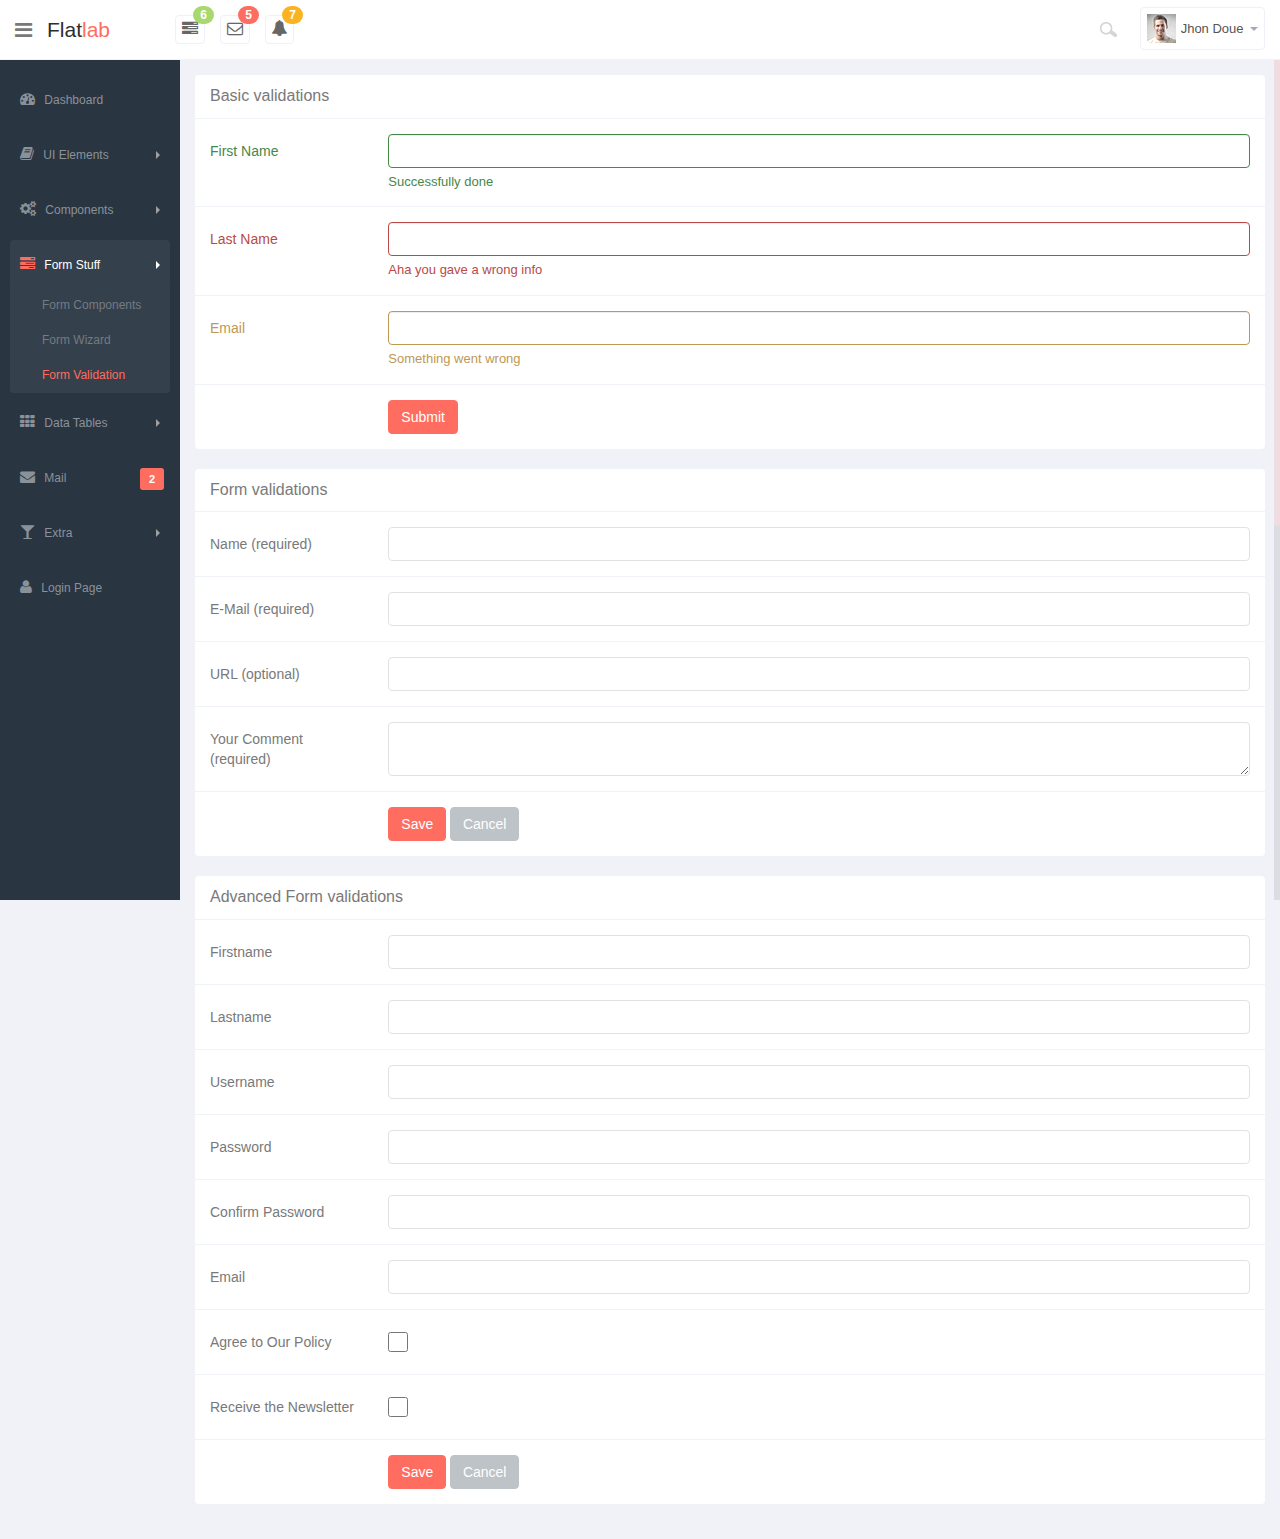
<file: form_validation.html>
<!DOCTYPE html>
<html lang="en">
  <head>
    <meta charset="utf-8">
    <meta name="viewport" content="width=device-width, initial-scale=1.0">
    <meta name="description" content="">
    <meta name="author" content="Mosaddek">
    <meta name="keyword" content="FlatLab, Dashboard, Bootstrap, Admin, Template, Theme, Responsive, Fluid, Retina">
    <link rel="shortcut icon" href="img/favicon.html">

    <title>Form Validation</title>

    <!-- Bootstrap core CSS -->
    <link href="css/bootstrap.min.css" rel="stylesheet">
    <link href="css/bootstrap-reset.css" rel="stylesheet">
    <!--external css-->
    <link href="assets/font-awesome/css/font-awesome.css" rel="stylesheet" />
    <!-- Custom styles for this template -->
    <link href="css/style.css" rel="stylesheet">
    <link href="css/style-responsive.css" rel="stylesheet" />

    <!-- HTML5 shim and Respond.js IE8 support of HTML5 tooltipss and media queries -->
    <!--[if lt IE 9]>
      <script src="js/html5shiv.js"></script>
      <script src="js/respond.min.js"></script>
    <![endif]-->
  </head>

  <body>

  <section id="container" class="">
      <!--header start-->
      <header class="header white-bg">
          <div class="sidebar-toggle-box">
              <div data-original-title="Toggle Navigation" data-placement="right" class="icon-reorder tooltips"></div>
          </div>
          <!--logo start-->
          <a href="#" class="logo" >Flat<span>lab</span></a>
          <!--logo end-->
          <div class="nav notify-row" id="top_menu">
            <!--  notification start -->
            <ul class="nav top-menu">
              <!-- settings start -->
              <li class="dropdown">
                  <a data-toggle="dropdown" class="dropdown-toggle" href="#">
                      <i class="icon-tasks"></i>
                      <span class="badge bg-success">6</span>
                  </a>
                  <ul class="dropdown-menu extended tasks-bar">
                      <div class="notify-arrow notify-arrow-green"></div>
                      <li>
                          <p class="green">You have 6 pending tasks</p>
                      </li>
                      <li>
                          <a href="#">
                              <div class="task-info">
                                  <div class="desc">Dashboard v1.3</div>
                                  <div class="percent">40%</div>
                              </div>
                              <div class="progress progress-striped">
                                  <div class="progress-bar progress-bar-success" role="progressbar" aria-valuenow="40" aria-valuemin="0" aria-valuemax="100" style="width: 40%">
                                      <span class="sr-only">40% Complete (success)</span>
                                  </div>
                              </div>
                          </a>
                      </li>
                      <li>
                          <a href="#">
                              <div class="task-info">
                                  <div class="desc">Database Update</div>
                                  <div class="percent">60%</div>
                              </div>
                              <div class="progress progress-striped">
                                  <div class="progress-bar progress-bar-warning" role="progressbar" aria-valuenow="60" aria-valuemin="0" aria-valuemax="100" style="width: 60%">
                                      <span class="sr-only">60% Complete (warning)</span>
                                  </div>
                              </div>
                          </a>
                      </li>
                      <li>
                          <a href="#">
                              <div class="task-info">
                                  <div class="desc">Iphone Development</div>
                                  <div class="percent">87%</div>
                              </div>
                              <div class="progress progress-striped">
                                  <div class="progress-bar progress-bar-info" role="progressbar" aria-valuenow="20" aria-valuemin="0" aria-valuemax="100" style="width: 87%">
                                      <span class="sr-only">87% Complete</span>
                                  </div>
                              </div>
                          </a>
                      </li>
                      <li>
                          <a href="#">
                              <div class="task-info">
                                  <div class="desc">Mobile App</div>
                                  <div class="percent">33%</div>
                              </div>
                              <div class="progress progress-striped">
                                  <div class="progress-bar progress-bar-danger" role="progressbar" aria-valuenow="80" aria-valuemin="0" aria-valuemax="100" style="width: 33%">
                                      <span class="sr-only">33% Complete (danger)</span>
                                  </div>
                              </div>
                          </a>
                      </li>
                      <li>
                          <a href="#">
                              <div class="task-info">
                                  <div class="desc">Dashboard v1.3</div>
                                  <div class="percent">45%</div>
                              </div>
                              <div class="progress progress-striped active">
                                  <div class="progress-bar"  role="progressbar" aria-valuenow="45" aria-valuemin="0" aria-valuemax="100" style="width: 45%">
                                      <span class="sr-only">45% Complete</span>
                                  </div>
                              </div>

                          </a>
                      </li>
                      <li class="external">
                          <a href="#">See All Tasks</a>
                      </li>
                  </ul>
              </li>
              <!-- settings end -->
              <!-- inbox dropdown start-->
              <li id="header_inbox_bar" class="dropdown">
                  <a data-toggle="dropdown" class="dropdown-toggle" href="#">
                      <i class="icon-envelope-alt"></i>
                      <span class="badge bg-important">5</span>
                  </a>
                  <ul class="dropdown-menu extended inbox">
                      <div class="notify-arrow notify-arrow-red"></div>
                      <li>
                          <p class="red">You have 5 new messages</p>
                      </li>
                      <li>
                          <a href="#">
                              <span class="photo"><img alt="avatar" src="img/avatar-mini.jpg"></span>
                                    <span class="subject">
                                    <span class="from">Jonathan Smith</span>
                                    <span class="time">Just now</span>
                                    </span>
                                    <span class="message">
                                        Hello, this is an example msg.
                                    </span>
                          </a>
                      </li>
                      <li>
                          <a href="#">
                              <span class="photo"><img alt="avatar" src="img/avatar-mini2.jpg"></span>
                                    <span class="subject">
                                    <span class="from">Jhon Doe</span>
                                    <span class="time">10 mins</span>
                                    </span>
                                    <span class="message">
                                     Hi, Jhon Doe Bhai how are you ?
                                    </span>
                          </a>
                      </li>
                      <li>
                          <a href="#">
                              <span class="photo"><img alt="avatar" src="img/avatar-mini3.jpg"></span>
                                    <span class="subject">
                                    <span class="from">Jason Stathum</span>
                                    <span class="time">3 hrs</span>
                                    </span>
                                    <span class="message">
                                        This is awesome dashboard.
                                    </span>
                          </a>
                      </li>
                      <li>
                          <a href="#">
                              <span class="photo"><img alt="avatar" src="img/avatar-mini4.jpg"></span>
                                    <span class="subject">
                                    <span class="from">Jondi Rose</span>
                                    <span class="time">Just now</span>
                                    </span>
                                    <span class="message">
                                        Hello, this is metrolab
                                    </span>
                          </a>
                      </li>
                      <li>
                          <a href="#">See all messages</a>
                      </li>
                  </ul>
              </li>
              <!-- inbox dropdown end -->
              <!-- notification dropdown start-->
              <li id="header_notification_bar" class="dropdown">
                  <a data-toggle="dropdown" class="dropdown-toggle" href="#">

                      <i class="icon-bell-alt"></i>
                      <span class="badge bg-warning">7</span>
                  </a>
                  <ul class="dropdown-menu extended notification">
                      <div class="notify-arrow notify-arrow-yellow"></div>
                      <li>
                          <p class="yellow">You have 7 new notifications</p>
                      </li>
                      <li>
                          <a href="#">
                              <span class="label label-danger"><i class="icon-bolt"></i></span>
                              Server #3 overloaded.
                              <span class="small italic">34 mins</span>
                          </a>
                      </li>
                      <li>
                          <a href="#">
                              <span class="label label-warning"><i class="icon-bell"></i></span>
                              Server #10 not respoding.
                              <span class="small italic">1 Hours</span>
                          </a>
                      </li>
                      <li>
                          <a href="#">
                              <span class="label label-danger"><i class="icon-bolt"></i></span>
                              Database overloaded 24%.
                              <span class="small italic">4 hrs</span>
                          </a>
                      </li>
                      <li>
                          <a href="#">
                              <span class="label label-success"><i class="icon-plus"></i></span>
                              New user registered.
                              <span class="small italic">Just now</span>
                          </a>
                      </li>
                      <li>
                          <a href="#">
                              <span class="label label-info"><i class="icon-bullhorn"></i></span>
                              Application error.
                              <span class="small italic">10 mins</span>
                          </a>
                      </li>
                      <li>
                          <a href="#">See all notifications</a>
                      </li>
                  </ul>
              </li>
              <!-- notification dropdown end -->
          </ul>
          </div>
          <div class="top-nav ">
              <ul class="nav pull-right top-menu">
                  <li>
                      <input type="text" class="form-control search" placeholder="Search">
                  </li>
                  <!-- user login dropdown start-->
                  <li class="dropdown">
                      <a data-toggle="dropdown" class="dropdown-toggle" href="#">
                          <img alt="" src="img/avatar1_small.jpg">
                          <span class="username">Jhon Doue</span>
                          <b class="caret"></b>
                      </a>
                      <ul class="dropdown-menu extended logout">
                          <div class="log-arrow-up"></div>
                          <li><a href="#"><i class=" icon-suitcase"></i>Profile</a></li>
                          <li><a href="#"><i class="icon-cog"></i> Settings</a></li>
                          <li><a href="#"><i class="icon-bell-alt"></i> Notification</a></li>
                          <li><a href="login.html"><i class="icon-key"></i> Log Out</a></li>
                      </ul>
                  </li>
                  <!-- user login dropdown end -->
              </ul>
          </div>
      </header>
      <!--header end-->
      <!--sidebar start-->
      <aside>
          <div id="sidebar"  class="nav-collapse ">
              <!-- sidebar menu start-->
              <ul class="sidebar-menu">
                  <li class="">
                      <a class="" href="index.html">
                          <i class="icon-dashboard"></i>
                          <span>Dashboard</span>
                      </a>
                  </li>
                  <li class="sub-menu">
                      <a href="javascript:;" class="">
                          <i class="icon-book"></i>
                          <span>UI Elements</span>
                          <span class="arrow"></span>
                      </a>
                      <ul class="sub">
                          <li><a class="" href="general.html">General</a></li>
                          <li><a class="" href="buttons.html">Buttons</a></li>
                          <li><a class="" href="widget.html">Widget</a></li>
                          <li><a class="" href="slider.html">Slider</a></li>
                          <li><a class="" href="font_awesome.html">Font Awesome</a></li>
                      </ul>
                  </li>
                  <li class="sub-menu">
                      <a href="javascript:;" class="">
                          <i class="icon-cogs"></i>
                          <span>Components</span>
                          <span class="arrow"></span>
                      </a>
                      <ul class="sub">
                          <li><a class="" href="grids.html">Grids</a></li>
                          <li><a class="" href="calendar.html">Calendar</a></li>
                          <li><a class="" href="charts.html">Charts</a></li>
                      </ul>
                  </li>
                  <li class="sub-menu active">
                      <a href="javascript:;" class="">
                          <i class="icon-tasks"></i>
                          <span>Form Stuff</span>
                          <span class="arrow"></span>
                      </a>
                      <ul class="sub">
                          <li><a class="" href="form_component.html">Form Components</a></li>
                          <li><a class="" href="form_wizard.html">Form Wizard</a></li>
                          <li class="active"><a class="" href="form_validation.html">Form Validation</a></li>
                      </ul>
                  </li>
                  <li class="sub-menu">
                      <a href="javascript:;" class="">
                          <i class="icon-th"></i>
                          <span>Data Tables</span>
                          <span class="arrow"></span>
                      </a>
                      <ul class="sub">
                          <li><a class="" href="basic_table.html">Basic Table</a></li>
                          <li><a class="" href="dynamic_table.html">Dynamic Table</a></li>
                      </ul>
                  </li>
                  <li>
                      <a class="" href="inbox.html">
                          <i class="icon-envelope"></i>
                          <span>Mail </span>
                          <span class="label label-danger pull-right mail-info">2</span>
                      </a>
                  </li>
                  <li class="sub-menu">
                      <a href="javascript:;" class="">
                          <i class="icon-glass"></i>
                          <span>Extra</span>
                          <span class="arrow"></span>
                      </a>
                      <ul class="sub">
                          <li><a class="" href="blank.html">Blank Page</a></li>
                          <li><a class="" href="profile.html">Profile</a></li>
                          <li><a class="" href="invoice.html">Invoice</a></li>
                          <li><a class="" href="404.html">404 Error</a></li>
                          <li><a class="" href="500.html">500 Error</a></li>
                      </ul>
                  </li>
                  <li>
                      <a class="" href="login.html">
                          <i class="icon-user"></i>
                          <span>Login Page</span>
                      </a>
                  </li>
              </ul>
              <!-- sidebar menu end-->
          </div>
      </aside>
      <!--sidebar end-->
      <!--main content start-->
      <section id="main-content">
          <section class="wrapper">
              <!-- page start-->
              <div class="row">
                  <div class="col-lg-12">
                      <section class="panel">
                          <header class="panel-heading">
                              Basic validations
                          </header>
                          <div class="panel-body">
                              <form role="form" class="form-horizontal tasi-form">
                                  <div class="form-group has-success">
                                      <label class="col-lg-2 control-label">First Name</label>
                                      <div class="col-lg-10">
                                          <input type="text" placeholder="" id="f-name" class="form-control">
                                          <p class="help-block">Successfully done</p>
                                      </div>
                                  </div>
                                  <div class="form-group has-error">
                                      <label class="col-lg-2 control-label">Last Name</label>
                                      <div class="col-lg-10">
                                          <input type="text" placeholder="" id="l-name" class="form-control">
                                          <p class="help-block">Aha you gave a wrong info</p>
                                      </div>
                                  </div>
                                  <div class="form-group has-warning">
                                      <label class="col-lg-2 control-label">Email</label>
                                      <div class="col-lg-10">
                                          <input type="email" placeholder="" id="email2" class="form-control">
                                          <p class="help-block">Something went wrong</p>
                                      </div>
                                  </div>

                                  <div class="form-group">
                                      <div class="col-lg-offset-2 col-lg-10">
                                          <button class="btn btn-danger" type="submit">Submit</button>
                                      </div>
                                  </div>
                              </form>
                          </div>
                      </section>
                  </div>
              </div>
              <div class="row">
                  <div class="col-lg-12">
                      <section class="panel">
                          <header class="panel-heading">
                              Form validations
                          </header>
                          <div class="panel-body">
                              <div class=" form">
                                  <form class="cmxform form-horizontal tasi-form" id="commentForm" method="get" action="#">
                                      <div class="form-group ">
                                          <label for="cname" class="control-label col-lg-2">Name (required)</label>
                                          <div class="col-lg-10">
                                              <input class=" form-control" id="cname" name="name" minlength="2" type="text" required />
                                          </div>
                                      </div>
                                      <div class="form-group ">
                                          <label for="cemail" class="control-label col-lg-2">E-Mail (required)</label>
                                          <div class="col-lg-10">
                                              <input class="form-control " id="cemail" type="email" name="email" required />
                                          </div>
                                      </div>
                                      <div class="form-group ">
                                          <label for="curl" class="control-label col-lg-2">URL (optional)</label>
                                          <div class="col-lg-10">
                                              <input class="form-control " id="curl" type="url" name="url" />
                                          </div>
                                      </div>
                                      <div class="form-group ">
                                          <label for="ccomment" class="control-label col-lg-2">Your Comment (required)</label>
                                          <div class="col-lg-10">
                                              <textarea class="form-control " id="ccomment" name="comment" required></textarea>
                                          </div>
                                      </div>
                                      <div class="form-group">
                                          <div class="col-lg-offset-2 col-lg-10">
                                              <button class="btn btn-danger" type="submit">Save</button>
                                              <button class="btn btn-default" type="button">Cancel</button>
                                          </div>
                                      </div>
                                  </form>
                              </div>

                          </div>
                      </section>
                  </div>
              </div>
              <div class="row">
                  <div class="col-lg-12">
                      <section class="panel">
                          <header class="panel-heading">
                             Advanced Form validations
                          </header>
                          <div class="panel-body">
                              <div class="form">
                                  <form class="cmxform form-horizontal tasi-form" id="signupForm" method="get" action="#">
                                      <div class="form-group ">
                                          <label for="firstname" class="control-label col-lg-2">Firstname</label>
                                          <div class="col-lg-10">
                                              <input class=" form-control" id="firstname" name="firstname" type="text" />
                                          </div>
                                      </div>
                                      <div class="form-group ">
                                          <label for="lastname" class="control-label col-lg-2">Lastname</label>
                                          <div class="col-lg-10">
                                              <input class=" form-control" id="lastname" name="lastname" type="text" />
                                          </div>
                                      </div>
                                      <div class="form-group ">
                                          <label for="username" class="control-label col-lg-2">Username</label>
                                          <div class="col-lg-10">
                                              <input class="form-control " id="username" name="username" type="text" />
                                          </div>
                                      </div>
                                      <div class="form-group ">
                                          <label for="password" class="control-label col-lg-2">Password</label>
                                          <div class="col-lg-10">
                                              <input class="form-control " id="password" name="password" type="password" />
                                          </div>
                                      </div>
                                      <div class="form-group ">
                                          <label for="confirm_password" class="control-label col-lg-2">Confirm Password</label>
                                          <div class="col-lg-10">
                                              <input class="form-control " id="confirm_password" name="confirm_password" type="password" />
                                          </div>
                                      </div>
                                      <div class="form-group ">
                                          <label for="email" class="control-label col-lg-2">Email</label>
                                          <div class="col-lg-10">
                                              <input class="form-control " id="email" name="email" type="email" />
                                          </div>
                                      </div>
                                      <div class="form-group ">
                                          <label for="agree" class="control-label col-lg-2 col-sm-3">Agree to Our Policy</label>
                                          <div class="col-lg-10 col-sm-9">
                                              <input  type="checkbox" style="width: 20px" class="checkbox form-control" id="agree" name="agree" />
                                          </div>
                                      </div>
                                      <div class="form-group ">
                                          <label for="newsletter" class="control-label col-lg-2 col-sm-3">Receive the Newsletter</label>
                                          <div class="col-lg-10 col-sm-9">
                                              <input  type="checkbox" style="width: 20px" class="checkbox form-control" id="newsletter" name="newsletter" />
                                          </div>
                                      </div>

                                      <div class="form-group">
                                          <div class="col-lg-offset-2 col-lg-10">
                                              <button class="btn btn-danger" type="submit">Save</button>
                                              <button class="btn btn-default" type="button">Cancel</button>
                                          </div>
                                      </div>
                                  </form>
                              </div>
                          </div>
                      </section>
                  </div>
              </div>
              <!-- page end-->
          </section>
      </section>
      <!--main content end-->
  </section>

    <!-- js placed at the end of the document so the pages load faster -->
    <script src="js/jquery.js"></script>
    <script src="js/bootstrap.min.js"></script>
    <script src="js/jquery.scrollTo.min.js"></script>
    <script src="js/jquery.nicescroll.js" type="text/javascript"></script>
    <script type="text/javascript" src="js/jquery.validate.min.js"></script>


    <!--common script for all pages-->
    <script src="js/common-scripts.js"></script>

    <!--script for this page-->
    <script src="js/form-validation-script.js"></script>


  </body>
</html>
</file>
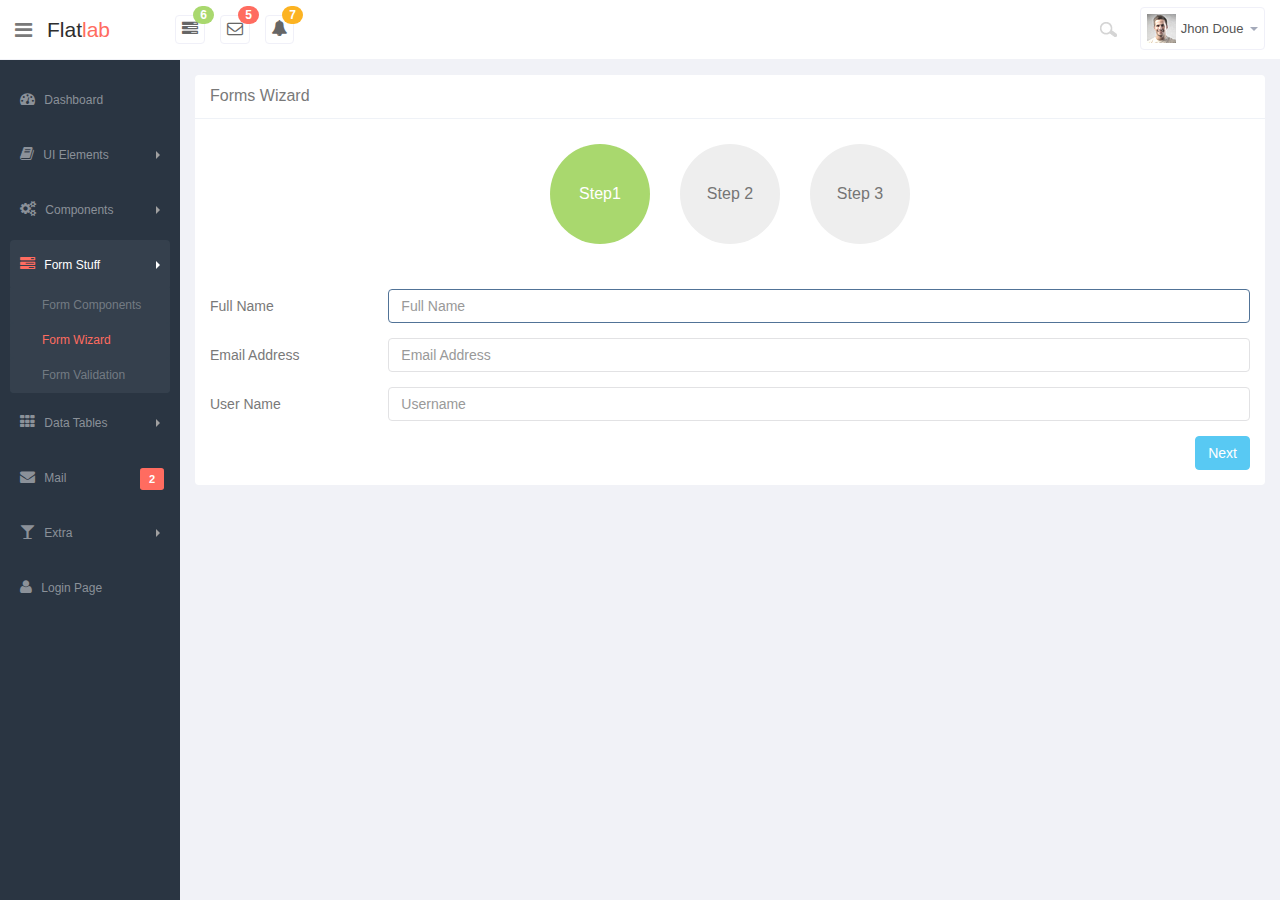
<file: form_wizard.html>
<!DOCTYPE html>
<html lang="en">
  <head>
    <meta charset="utf-8">
    <meta name="viewport" content="width=device-width, initial-scale=1.0">
    <meta name="description" content="">
    <meta name="author" content="Mosaddek">
    <meta name="keyword" content="FlatLab, Dashboard, Bootstrap, Admin, Template, Theme, Responsive, Fluid, Retina">
    <link rel="shortcut icon" href="img/favicon.html">

    <title>Form Wizard</title>

    <!-- Bootstrap core CSS -->
    <link href="css/bootstrap.min.css" rel="stylesheet">
    <link href="css/bootstrap-reset.css" rel="stylesheet">
    <!--external css-->
    <link href="assets/font-awesome/css/font-awesome.css" rel="stylesheet" />
    <!-- Custom styles for this template -->
    <link href="css/style.css" rel="stylesheet">
    <link href="css/style-responsive.css" rel="stylesheet" />

    <!-- HTML5 shim and Respond.js IE8 support of HTML5 tooltipss and media queries -->
    <!--[if lt IE 9]>
      <script src="js/html5shiv.js"></script>
      <script src="js/respond.min.js"></script>
    <![endif]-->
  </head>

  <body>

  <section id="container" class="">
      <!--header start-->
      <header class="header white-bg">
          <div class="sidebar-toggle-box">
              <div data-original-title="Toggle Navigation" data-placement="right" class="icon-reorder tooltips"></div>
          </div>
          <!--logo start-->
          <a href="#" class="logo" >Flat<span>lab</span></a>
          <!--logo end-->
          <div class="nav notify-row" id="top_menu">
            <!--  notification start -->
            <ul class="nav top-menu">
              <!-- settings start -->
              <li class="dropdown">
                  <a data-toggle="dropdown" class="dropdown-toggle" href="#">
                      <i class="icon-tasks"></i>
                      <span class="badge bg-success">6</span>
                  </a>
                  <ul class="dropdown-menu extended tasks-bar">
                      <div class="notify-arrow notify-arrow-green"></div>
                      <li>
                          <p class="green">You have 6 pending tasks</p>
                      </li>
                      <li>
                          <a href="#">
                              <div class="task-info">
                                  <div class="desc">Dashboard v1.3</div>
                                  <div class="percent">40%</div>
                              </div>
                              <div class="progress progress-striped">
                                  <div class="progress-bar progress-bar-success" role="progressbar" aria-valuenow="40" aria-valuemin="0" aria-valuemax="100" style="width: 40%">
                                      <span class="sr-only">40% Complete (success)</span>
                                  </div>
                              </div>
                          </a>
                      </li>
                      <li>
                          <a href="#">
                              <div class="task-info">
                                  <div class="desc">Database Update</div>
                                  <div class="percent">60%</div>
                              </div>
                              <div class="progress progress-striped">
                                  <div class="progress-bar progress-bar-warning" role="progressbar" aria-valuenow="60" aria-valuemin="0" aria-valuemax="100" style="width: 60%">
                                      <span class="sr-only">60% Complete (warning)</span>
                                  </div>
                              </div>
                          </a>
                      </li>
                      <li>
                          <a href="#">
                              <div class="task-info">
                                  <div class="desc">Iphone Development</div>
                                  <div class="percent">87%</div>
                              </div>
                              <div class="progress progress-striped">
                                  <div class="progress-bar progress-bar-info" role="progressbar" aria-valuenow="20" aria-valuemin="0" aria-valuemax="100" style="width: 87%">
                                      <span class="sr-only">87% Complete</span>
                                  </div>
                              </div>
                          </a>
                      </li>
                      <li>
                          <a href="#">
                              <div class="task-info">
                                  <div class="desc">Mobile App</div>
                                  <div class="percent">33%</div>
                              </div>
                              <div class="progress progress-striped">
                                  <div class="progress-bar progress-bar-danger" role="progressbar" aria-valuenow="80" aria-valuemin="0" aria-valuemax="100" style="width: 33%">
                                      <span class="sr-only">33% Complete (danger)</span>
                                  </div>
                              </div>
                          </a>
                      </li>
                      <li>
                          <a href="#">
                              <div class="task-info">
                                  <div class="desc">Dashboard v1.3</div>
                                  <div class="percent">45%</div>
                              </div>
                              <div class="progress progress-striped active">
                                  <div class="progress-bar"  role="progressbar" aria-valuenow="45" aria-valuemin="0" aria-valuemax="100" style="width: 45%">
                                      <span class="sr-only">45% Complete</span>
                                  </div>
                              </div>

                          </a>
                      </li>
                      <li class="external">
                          <a href="#">See All Tasks</a>
                      </li>
                  </ul>
              </li>
              <!-- settings end -->
              <!-- inbox dropdown start-->
              <li id="header_inbox_bar" class="dropdown">
                  <a data-toggle="dropdown" class="dropdown-toggle" href="#">
                      <i class="icon-envelope-alt"></i>
                      <span class="badge bg-important">5</span>
                  </a>
                  <ul class="dropdown-menu extended inbox">
                      <div class="notify-arrow notify-arrow-red"></div>
                      <li>
                          <p class="red">You have 5 new messages</p>
                      </li>
                      <li>
                          <a href="#">
                              <span class="photo"><img alt="avatar" src="img/avatar-mini.jpg"></span>
                                    <span class="subject">
                                    <span class="from">Jonathan Smith</span>
                                    <span class="time">Just now</span>
                                    </span>
                                    <span class="message">
                                        Hello, this is an example msg.
                                    </span>
                          </a>
                      </li>
                      <li>
                          <a href="#">
                              <span class="photo"><img alt="avatar" src="img/avatar-mini2.jpg"></span>
                                    <span class="subject">
                                    <span class="from">Jhon Doe</span>
                                    <span class="time">10 mins</span>
                                    </span>
                                    <span class="message">
                                     Hi, Jhon Doe Bhai how are you ?
                                    </span>
                          </a>
                      </li>
                      <li>
                          <a href="#">
                              <span class="photo"><img alt="avatar" src="img/avatar-mini3.jpg"></span>
                                    <span class="subject">
                                    <span class="from">Jason Stathum</span>
                                    <span class="time">3 hrs</span>
                                    </span>
                                    <span class="message">
                                        This is awesome dashboard.
                                    </span>
                          </a>
                      </li>
                      <li>
                          <a href="#">
                              <span class="photo"><img alt="avatar" src="img/avatar-mini4.jpg"></span>
                                    <span class="subject">
                                    <span class="from">Jondi Rose</span>
                                    <span class="time">Just now</span>
                                    </span>
                                    <span class="message">
                                        Hello, this is metrolab
                                    </span>
                          </a>
                      </li>
                      <li>
                          <a href="#">See all messages</a>
                      </li>
                  </ul>
              </li>
              <!-- inbox dropdown end -->
              <!-- notification dropdown start-->
              <li id="header_notification_bar" class="dropdown">
                  <a data-toggle="dropdown" class="dropdown-toggle" href="#">

                      <i class="icon-bell-alt"></i>
                      <span class="badge bg-warning">7</span>
                  </a>
                  <ul class="dropdown-menu extended notification">
                      <div class="notify-arrow notify-arrow-yellow"></div>
                      <li>
                          <p class="yellow">You have 7 new notifications</p>
                      </li>
                      <li>
                          <a href="#">
                              <span class="label label-danger"><i class="icon-bolt"></i></span>
                              Server #3 overloaded.
                              <span class="small italic">34 mins</span>
                          </a>
                      </li>
                      <li>
                          <a href="#">
                              <span class="label label-warning"><i class="icon-bell"></i></span>
                              Server #10 not respoding.
                              <span class="small italic">1 Hours</span>
                          </a>
                      </li>
                      <li>
                          <a href="#">
                              <span class="label label-danger"><i class="icon-bolt"></i></span>
                              Database overloaded 24%.
                              <span class="small italic">4 hrs</span>
                          </a>
                      </li>
                      <li>
                          <a href="#">
                              <span class="label label-success"><i class="icon-plus"></i></span>
                              New user registered.
                              <span class="small italic">Just now</span>
                          </a>
                      </li>
                      <li>
                          <a href="#">
                              <span class="label label-info"><i class="icon-bullhorn"></i></span>
                              Application error.
                              <span class="small italic">10 mins</span>
                          </a>
                      </li>
                      <li>
                          <a href="#">See all notifications</a>
                      </li>
                  </ul>
              </li>
              <!-- notification dropdown end -->
          </ul>
          </div>
          <div class="top-nav ">
              <ul class="nav pull-right top-menu">
                  <li>
                      <input type="text" class="form-control search" placeholder="Search">
                  </li>
                  <!-- user login dropdown start-->
                  <li class="dropdown">
                      <a data-toggle="dropdown" class="dropdown-toggle" href="#">
                          <img alt="" src="img/avatar1_small.jpg">
                          <span class="username">Jhon Doue</span>
                          <b class="caret"></b>
                      </a>
                      <ul class="dropdown-menu extended logout">
                          <div class="log-arrow-up"></div>
                          <li><a href="#"><i class=" icon-suitcase"></i>Profile</a></li>
                          <li><a href="#"><i class="icon-cog"></i> Settings</a></li>
                          <li><a href="#"><i class="icon-bell-alt"></i> Notification</a></li>
                          <li><a href="login.html"><i class="icon-key"></i> Log Out</a></li>
                      </ul>
                  </li>
                  <!-- user login dropdown end -->
              </ul>
          </div>
      </header>
      <!--header end-->
      <!--sidebar start-->
      <aside>
          <div id="sidebar"  class="nav-collapse ">
              <!-- sidebar menu start-->
              <ul class="sidebar-menu">
                  <li class="">
                      <a class="" href="index.html">
                          <i class="icon-dashboard"></i>
                          <span>Dashboard</span>
                      </a>
                  </li>
                  <li class="sub-menu">
                      <a href="javascript:;" class="">
                          <i class="icon-book"></i>
                          <span>UI Elements</span>
                          <span class="arrow"></span>
                      </a>
                      <ul class="sub">
                          <li><a class="" href="general.html">General</a></li>
                          <li><a class="" href="buttons.html">Buttons</a></li>
                          <li><a class="" href="widget.html">Widget</a></li>
                          <li><a class="" href="slider.html">Slider</a></li>
                          <li><a class="" href="font_awesome.html">Font Awesome</a></li>
                      </ul>
                  </li>
                  <li class="sub-menu">
                      <a href="javascript:;" class="">
                          <i class="icon-cogs"></i>
                          <span>Components</span>
                          <span class="arrow"></span>
                      </a>
                      <ul class="sub">
                          <li><a class="" href="grids.html">Grids</a></li>
                          <li><a class="" href="calendar.html">Calendar</a></li>
                          <li><a class="" href="charts.html">Charts</a></li>
                      </ul>
                  </li>
                  <li class="sub-menu active">
                      <a href="javascript:;" class="">
                          <i class="icon-tasks"></i>
                          <span>Form Stuff</span>
                          <span class="arrow"></span>
                      </a>
                      <ul class="sub">
                          <li><a class="" href="form_component.html">Form Components</a></li>
                          <li class="active"><a class="" href="form_wizard.html">Form Wizard</a></li>
                          <li><a class="" href="form_validation.html">Form Validation</a></li>
                      </ul>
                  </li>
                  <li class="sub-menu">
                      <a href="javascript:;" class="">
                          <i class="icon-th"></i>
                          <span>Data Tables</span>
                          <span class="arrow"></span>
                      </a>
                      <ul class="sub">
                          <li><a class="" href="basic_table.html">Basic Table</a></li>
                          <li><a class="" href="dynamic_table.html">Dynamic Table</a></li>
                      </ul>
                  </li>
                  <li>
                      <a class="" href="inbox.html">
                          <i class="icon-envelope"></i>
                          <span>Mail </span>
                          <span class="label label-danger pull-right mail-info">2</span>
                      </a>
                  </li>
                  <li class="sub-menu">
                      <a href="javascript:;" class="">
                          <i class="icon-glass"></i>
                          <span>Extra</span>
                          <span class="arrow"></span>
                      </a>
                      <ul class="sub">
                          <li><a class="" href="blank.html">Blank Page</a></li>
                          <li><a class="" href="profile.html">Profile</a></li>
                          <li><a class="" href="invoice.html">Invoice</a></li>
                          <li><a class="" href="404.html">404 Error</a></li>
                          <li><a class="" href="500.html">500 Error</a></li>
                      </ul>
                  </li>
                  <li>
                      <a class="" href="login.html">
                          <i class="icon-user"></i>
                          <span>Login Page</span>
                      </a>
                  </li>
              </ul>
              <!-- sidebar menu end-->
          </div>
      </aside>
      <!--sidebar end-->
      <!--main content start-->
      <section id="main-content">
          <section class="wrapper">
              <!-- page start-->
              <div class="row">
                  <div class="col-lg-12">
                      <section class="panel">
                          <header class="panel-heading">
                              Forms Wizard
                          </header>
                          <div class="panel-body">
                              <div class="stepy-tab">
                                  <ul id="default-titles" class="stepy-titles clearfix">
                                      <li id="default-title-0" class="current-step">
                                          <div>Step 1</div>
                                      </li>
                                      <li id="default-title-1" class="">
                                          <div>Step 2</div>
                                      </li>
                                      <li id="default-title-2" class="">
                                          <div>Step 3</div>
                                      </li>
                                  </ul>
                              </div>
                              <form class="form-horizontal" id="default">
                                  <fieldset title="Step1" class="step" id="default-step-0">
                                      <legend> </legend>
                                      <div class="form-group">
                                          <label class="col-lg-2 control-label">Full Name</label>
                                          <div class="col-lg-10">
                                              <input type="text" class="form-control" placeholder="Full Name">
                                          </div>
                                      </div>
                                      <div class="form-group">
                                          <label class="col-lg-2 control-label">Email Address</label>
                                          <div class="col-lg-10">
                                              <input type="text" class="form-control" placeholder="Email Address">
                                          </div>
                                      </div>
                                      <div class="form-group">
                                          <label class="col-lg-2 control-label">User Name</label>
                                          <div class="col-lg-10">
                                              <input type="text" class="form-control" placeholder="Username">
                                          </div>
                                      </div>

                                  </fieldset>
                                  <fieldset title="Step 2" class="step" id="default-step-1" >
                                      <legend> </legend>
                                      <div class="form-group">
                                          <label class="col-lg-2 control-label">Phone</label>
                                          <div class="col-lg-10">
                                              <input type="text" class="form-control" placeholder="Phone">
                                          </div>
                                      </div>
                                      <div class="form-group">
                                          <label class="col-lg-2 control-label">Mobile</label>
                                          <div class="col-lg-10">
                                              <input type="text" class="form-control" placeholder="Mobile">
                                          </div>
                                      </div>
                                      <div class="form-group">
                                          <label class="col-lg-2 control-label">Address</label>
                                          <div class="col-lg-10">
                                              <textarea class="form-control" cols="60" rows="5"></textarea>
                                          </div>
                                      </div>

                                  </fieldset>
                                  <fieldset title="Step 3" class="step" id="default-step-2" >
                                      <legend> </legend>
                                      <div class="form-group">
                                          <label class="col-lg-2 control-label">Full Name</label>
                                          <div class="col-lg-10">
                                              <p class="form-control-static">Tawseef Ahmed</p>
                                          </div>
                                      </div>
                                      <div class="form-group">
                                          <label class="col-lg-2 control-label">Email Address</label>
                                          <div class="col-lg-10">
                                              <p class="form-control-static">tawseef@vectorlab.com</p>
                                          </div>
                                      </div>
                                      <div class="form-group">
                                          <label class="col-lg-2 control-label">User Name</label>
                                          <div class="col-lg-10">
                                              <p class="form-control-static">tawseef</p>
                                          </div>
                                      </div>
                                      <div class="form-group">
                                          <label class="col-lg-2 control-label">Phone</label>
                                          <div class="col-lg-10">
                                              <p class="form-control-static">01234567</p>
                                          </div>
                                      </div>
                                      <div class="form-group">
                                          <label class="col-lg-2 control-label">Mobile</label>
                                          <div class="col-lg-10">
                                              <p class="form-control-static">01234567</p>
                                          </div>
                                      </div>
                                      <div class="form-group">
                                          <label class="col-lg-2 control-label">Address</label>
                                          <div class="col-lg-10">
                                              <p class="form-control-static">
                                                  Dreamland Ave, Suite 73
                                                  AU, PC 1361
                                                  P: (123) 456-7891 </p>
                                          </div>
                                      </div>
                                  </fieldset>
                                  <input type="submit" class="finish btn btn-danger" value="Finish"/>
                              </form>
                          </div>
                      </section>
                  </div>
              </div>
              <!-- page end-->
          </section>
      </section>
      <!--main content end-->
  </section>

    <!-- js placed at the end of the document so the pages load faster -->
    <script src="js/jquery.js"></script>
    <script src="js/bootstrap.min.js"></script>
    <script src="js/jquery.scrollTo.min.js"></script>
    <script src="js/jquery.nicescroll.js" type="text/javascript"></script>



    <!--common script for all pages-->
    <script src="js/common-scripts.js"></script>

    <!--script for this page-->
    <script src="js/jquery.stepy.js"></script>


  <script>

      //step wizard

      $(function() {
          $('#default').stepy({
              backLabel: 'Previous',
              block: true,
              nextLabel: 'Next',
              titleClick: true,
              titleTarget: '.stepy-tab'
          });
      });
  </script>


  </body>
</html>
</file>
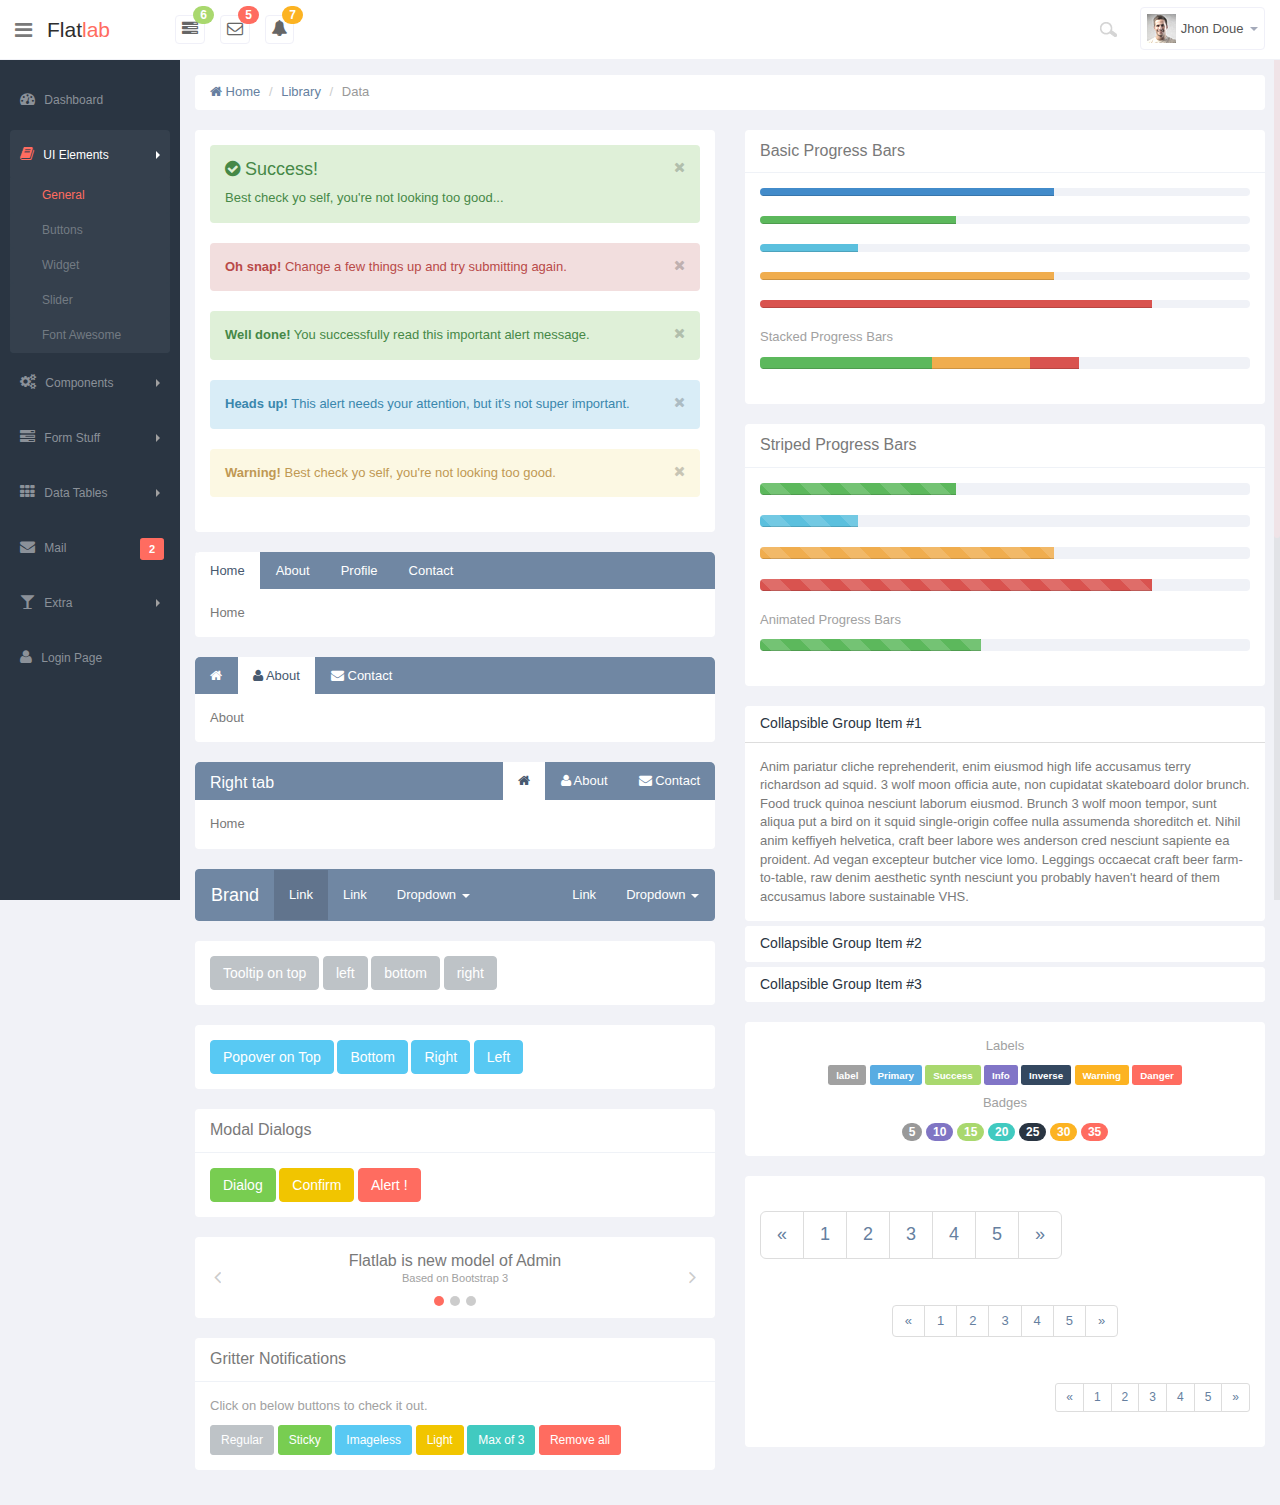
<file: general.html>
<!DOCTYPE html>
<html lang="en">
  <head>
    <meta charset="utf-8">
    <meta name="viewport" content="width=device-width, initial-scale=1.0">
    <meta name="description" content="">
    <meta name="author" content="Mosaddek">
    <meta name="keyword" content="FlatLab, Dashboard, Bootstrap, Admin, Template, Theme, Responsive, Fluid, Retina">
    <link rel="shortcut icon" href="img/favicon.html">

    <title>General</title>

    <!-- Bootstrap core CSS -->
    <link href="css/bootstrap.min.css" rel="stylesheet">
    <link href="css/bootstrap-reset.css" rel="stylesheet">
    <!--external css-->
    <link href="assets/font-awesome/css/font-awesome.css" rel="stylesheet" />
    <link rel="stylesheet" type="text/css" href="assets/gritter/css/jquery.gritter.css" />
    <!-- Custom styles for this template -->
    <link href="css/style.css" rel="stylesheet">
    <link href="css/style-responsive.css" rel="stylesheet" />

    <!-- HTML5 shim and Respond.js IE8 support of HTML5 tooltipss and media queries -->
    <!--[if lt IE 9]>
      <script src="js/html5shiv.js"></script>
      <script src="js/respond.min.js"></script>
    <![endif]-->
  </head>

  <body>

  <section id="container" class="">
      <!--header start-->
      <header class="header white-bg">
          <div class="sidebar-toggle-box">
              <div data-original-title="Toggle Navigation" data-placement="right" class="icon-reorder tooltips"></div>
          </div>
          <!--logo start-->
          <a href="#" class="logo" >Flat<span>lab</span></a>
          <!--logo end-->
          <div class="nav notify-row" id="top_menu">
            <!--  notification start -->
            <ul class="nav top-menu">
              <!-- settings start -->
              <li class="dropdown">
                  <a data-toggle="dropdown" class="dropdown-toggle" href="#">
                      <i class="icon-tasks"></i>
                      <span class="badge bg-success">6</span>
                  </a>
                  <ul class="dropdown-menu extended tasks-bar">
                      <div class="notify-arrow notify-arrow-green"></div>
                      <li>
                          <p class="green">You have 6 pending tasks</p>
                      </li>
                      <li>
                          <a href="#">
                              <div class="task-info">
                                  <div class="desc">Dashboard v1.3</div>
                                  <div class="percent">40%</div>
                              </div>
                              <div class="progress progress-striped">
                                  <div class="progress-bar progress-bar-success" role="progressbar" aria-valuenow="40" aria-valuemin="0" aria-valuemax="100" style="width: 40%">
                                      <span class="sr-only">40% Complete (success)</span>
                                  </div>
                              </div>
                          </a>
                      </li>
                      <li>
                          <a href="#">
                              <div class="task-info">
                                  <div class="desc">Database Update</div>
                                  <div class="percent">60%</div>
                              </div>
                              <div class="progress progress-striped">
                                  <div class="progress-bar progress-bar-warning" role="progressbar" aria-valuenow="60" aria-valuemin="0" aria-valuemax="100" style="width: 60%">
                                      <span class="sr-only">60% Complete (warning)</span>
                                  </div>
                              </div>
                          </a>
                      </li>
                      <li>
                          <a href="#">
                              <div class="task-info">
                                  <div class="desc">Iphone Development</div>
                                  <div class="percent">87%</div>
                              </div>
                              <div class="progress progress-striped">
                                  <div class="progress-bar progress-bar-info" role="progressbar" aria-valuenow="20" aria-valuemin="0" aria-valuemax="100" style="width: 87%">
                                      <span class="sr-only">87% Complete</span>
                                  </div>
                              </div>
                          </a>
                      </li>
                      <li>
                          <a href="#">
                              <div class="task-info">
                                  <div class="desc">Mobile App</div>
                                  <div class="percent">33%</div>
                              </div>
                              <div class="progress progress-striped">
                                  <div class="progress-bar progress-bar-danger" role="progressbar" aria-valuenow="80" aria-valuemin="0" aria-valuemax="100" style="width: 33%">
                                      <span class="sr-only">33% Complete (danger)</span>
                                  </div>
                              </div>
                          </a>
                      </li>
                      <li>
                          <a href="#">
                              <div class="task-info">
                                  <div class="desc">Dashboard v1.3</div>
                                  <div class="percent">45%</div>
                              </div>
                              <div class="progress progress-striped active">
                                  <div class="progress-bar"  role="progressbar" aria-valuenow="45" aria-valuemin="0" aria-valuemax="100" style="width: 45%">
                                      <span class="sr-only">45% Complete</span>
                                  </div>
                              </div>

                          </a>
                      </li>
                      <li class="external">
                          <a href="#">See All Tasks</a>
                      </li>
                  </ul>
              </li>
              <!-- settings end -->
              <!-- inbox dropdown start-->
              <li id="header_inbox_bar" class="dropdown">
                  <a data-toggle="dropdown" class="dropdown-toggle" href="#">
                      <i class="icon-envelope-alt"></i>
                      <span class="badge bg-important">5</span>
                  </a>
                  <ul class="dropdown-menu extended inbox">
                      <div class="notify-arrow notify-arrow-red"></div>
                      <li>
                          <p class="red">You have 5 new messages</p>
                      </li>
                      <li>
                          <a href="#">
                              <span class="photo"><img alt="avatar" src="img/avatar-mini.jpg"></span>
                                    <span class="subject">
                                    <span class="from">Jonathan Smith</span>
                                    <span class="time">Just now</span>
                                    </span>
                                    <span class="message">
                                        Hello, this is an example msg.
                                    </span>
                          </a>
                      </li>
                      <li>
                          <a href="#">
                              <span class="photo"><img alt="avatar" src="img/avatar-mini2.jpg"></span>
                                    <span class="subject">
                                    <span class="from">Jhon Doe</span>
                                    <span class="time">10 mins</span>
                                    </span>
                                    <span class="message">
                                     Hi, Jhon Doe Bhai how are you ?
                                    </span>
                          </a>
                      </li>
                      <li>
                          <a href="#">
                              <span class="photo"><img alt="avatar" src="img/avatar-mini3.jpg"></span>
                                    <span class="subject">
                                    <span class="from">Jason Stathum</span>
                                    <span class="time">3 hrs</span>
                                    </span>
                                    <span class="message">
                                        This is awesome dashboard.
                                    </span>
                          </a>
                      </li>
                      <li>
                          <a href="#">
                              <span class="photo"><img alt="avatar" src="img/avatar-mini4.jpg"></span>
                                    <span class="subject">
                                    <span class="from">Jondi Rose</span>
                                    <span class="time">Just now</span>
                                    </span>
                                    <span class="message">
                                        Hello, this is metrolab
                                    </span>
                          </a>
                      </li>
                      <li>
                          <a href="#">See all messages</a>
                      </li>
                  </ul>
              </li>
              <!-- inbox dropdown end -->
              <!-- notification dropdown start-->
              <li id="header_notification_bar" class="dropdown">
                  <a data-toggle="dropdown" class="dropdown-toggle" href="#">

                      <i class="icon-bell-alt"></i>
                      <span class="badge bg-warning">7</span>
                  </a>
                  <ul class="dropdown-menu extended notification">
                      <div class="notify-arrow notify-arrow-yellow"></div>
                      <li>
                          <p class="yellow">You have 7 new notifications</p>
                      </li>
                      <li>
                          <a href="#">
                              <span class="label label-danger"><i class="icon-bolt"></i></span>
                              Server #3 overloaded.
                              <span class="small italic">34 mins</span>
                          </a>
                      </li>
                      <li>
                          <a href="#">
                              <span class="label label-warning"><i class="icon-bell"></i></span>
                              Server #10 not respoding.
                              <span class="small italic">1 Hours</span>
                          </a>
                      </li>
                      <li>
                          <a href="#">
                              <span class="label label-danger"><i class="icon-bolt"></i></span>
                              Database overloaded 24%.
                              <span class="small italic">4 hrs</span>
                          </a>
                      </li>
                      <li>
                          <a href="#">
                              <span class="label label-success"><i class="icon-plus"></i></span>
                              New user registered.
                              <span class="small italic">Just now</span>
                          </a>
                      </li>
                      <li>
                          <a href="#">
                              <span class="label label-info"><i class="icon-bullhorn"></i></span>
                              Application error.
                              <span class="small italic">10 mins</span>
                          </a>
                      </li>
                      <li>
                          <a href="#">See all notifications</a>
                      </li>
                  </ul>
              </li>
              <!-- notification dropdown end -->
          </ul>
          </div>
          <div class="top-nav ">
              <ul class="nav pull-right top-menu">
                  <li>
                      <input type="text" class="form-control search" placeholder="Search">
                  </li>
                  <!-- user login dropdown start-->
                  <li class="dropdown">
                      <a data-toggle="dropdown" class="dropdown-toggle" href="#">
                          <img alt="" src="img/avatar1_small.jpg">
                          <span class="username">Jhon Doue</span>
                          <b class="caret"></b>
                      </a>
                      <ul class="dropdown-menu extended logout">
                          <div class="log-arrow-up"></div>
                          <li><a href="#"><i class=" icon-suitcase"></i>Profile</a></li>
                          <li><a href="#"><i class="icon-cog"></i> Settings</a></li>
                          <li><a href="#"><i class="icon-bell-alt"></i> Notification</a></li>
                          <li><a href="login.html"><i class="icon-key"></i> Log Out</a></li>
                      </ul>
                  </li>
                  <!-- user login dropdown end -->
              </ul>
          </div>
      </header>
      <!--header end-->
      <!--sidebar start-->
      <aside>
          <div id="sidebar"  class="nav-collapse ">
              <!-- sidebar menu start-->
              <ul class="sidebar-menu">
                  <li class="">
                      <a class="" href="index.html">
                          <i class="icon-dashboard"></i>
                          <span>Dashboard</span>
                      </a>
                  </li>
                  <li class="sub-menu active">
                      <a href="javascript:;" class="">
                          <i class="icon-book"></i>
                          <span>UI Elements</span>
                          <span class="arrow"></span>
                      </a>
                      <ul class="sub">
                          <li class="active"><a class="" href="general.html">General</a></li>
                          <li><a class="" href="buttons.html">Buttons</a></li>
                          <li><a class="" href="widget.html">Widget</a></li>
                          <li><a class="" href="slider.html">Slider</a></li>
                          <li><a class="" href="font_awesome.html">Font Awesome</a></li>
                      </ul>
                  </li>
                  <li class="sub-menu">
                      <a href="javascript:;" class="">
                          <i class="icon-cogs"></i>
                          <span>Components</span>
                          <span class="arrow"></span>
                      </a>
                      <ul class="sub">
                          <li><a class="" href="grids.html">Grids</a></li>
                          <li><a class="" href="calendar.html">Calendar</a></li>
                          <li><a class="" href="charts.html">Charts</a></li>
                      </ul>
                  </li>
                  <li class="sub-menu">
                      <a href="javascript:;" class="">
                          <i class="icon-tasks"></i>
                          <span>Form Stuff</span>
                          <span class="arrow"></span>
                      </a>
                      <ul class="sub">
                          <li><a class="" href="form_component.html">Form Components</a></li>
                          <li><a class="" href="form_wizard.html">Form Wizard</a></li>
                          <li><a class="" href="form_validation.html">Form Validation</a></li>
                      </ul>
                  </li>
                  <li class="sub-menu">
                      <a href="javascript:;" class="">
                          <i class="icon-th"></i>
                          <span>Data Tables</span>
                          <span class="arrow"></span>
                      </a>
                      <ul class="sub">
                          <li><a class="" href="basic_table.html">Basic Table</a></li>
                          <li><a class="" href="dynamic_table.html">Dynamic Table</a></li>
                      </ul>
                  </li>
                  <li>
                      <a class="" href="inbox.html">
                          <i class="icon-envelope"></i>
                          <span>Mail </span>
                          <span class="label label-danger pull-right mail-info">2</span>
                      </a>
                  </li>
                  <li class="sub-menu">
                      <a href="javascript:;" class="">
                          <i class="icon-glass"></i>
                          <span>Extra</span>
                          <span class="arrow"></span>
                      </a>
                      <ul class="sub">
                          <li><a class="" href="blank.html">Blank Page</a></li>
                          <li><a class="" href="profile.html">Profile</a></li>
                          <li><a class="" href="invoice.html">Invoice</a></li>
                          <li><a class="" href="404.html">404 Error</a></li>
                          <li><a class="" href="500.html">500 Error</a></li>
                      </ul>
                  </li>
                  <li>
                      <a class="" href="login.html">
                          <i class="icon-user"></i>
                          <span>Login Page</span>
                      </a>
                  </li>
              </ul>
              <!-- sidebar menu end-->
          </div>
      </aside>
      <!--sidebar end-->
      <!--main content start-->
      <section id="main-content">
          <section class="wrapper">
              <div class="row">
                  <div class="col-lg-12">
                      <!--breadcrumbs start -->
                      <ul class="breadcrumb">
                          <li><a href="#"><i class="icon-home"></i> Home</a></li>
                          <li><a href="#">Library</a></li>
                          <li class="active">Data</li>
                      </ul>
                      <!--breadcrumbs end -->
                  </div>
              </div>
              <div class="row">
                  <div class="col-lg-6">
                      <!--notification start-->
                      <section class="panel">
                          <div class="panel-body">
                              <div class="alert alert-success alert-block fade in">
                                  <button data-dismiss="alert" class="close close-sm" type="button">
                                      <i class="icon-remove"></i>
                                  </button>
                                  <h4>
                                      <i class="icon-ok-sign"></i>
                                      Success!
                                  </h4>
                                  <p>Best check yo self, you're not looking too good...</p>
                              </div>
                              <div class="alert alert-block alert-danger fade in">
                                  <button data-dismiss="alert" class="close close-sm" type="button">
                                      <i class="icon-remove"></i>
                                  </button>
                                  <strong>Oh snap!</strong> Change a few things up and try submitting again.
                              </div>
                              <div class="alert alert-success fade in">
                                  <button data-dismiss="alert" class="close close-sm" type="button">
                                      <i class="icon-remove"></i>
                                  </button>
                                  <strong>Well done!</strong> You successfully read this important alert message.
                              </div>
                              <div class="alert alert-info fade in">
                                  <button data-dismiss="alert" class="close close-sm" type="button">
                                      <i class="icon-remove"></i>
                                  </button>
                                  <strong>Heads up!</strong> This alert needs your attention, but it's not super important.
                              </div>
                              <div class="alert alert-warning fade in">
                                  <button data-dismiss="alert" class="close close-sm" type="button">
                                      <i class="icon-remove"></i>
                                  </button>
                                  <strong>Warning!</strong> Best check yo self, you're not looking too good.
                              </div>

                          </div>
                      </section>
                      <!--notification end-->

                      <!--tab nav start-->
                      <section class="panel">
                          <header class="panel-heading tab-bg-dark-navy-blue ">
                              <ul class="nav nav-tabs">
                                  <li class="active">
                                      <a data-toggle="tab" href="#home">Home</a>
                                  </li>
                                  <li class="">
                                      <a data-toggle="tab" href="#about">About</a>
                                  </li>
                                  <li class="">
                                      <a data-toggle="tab" href="#profile">Profile</a>
                                  </li>
                                  <li class="">
                                      <a data-toggle="tab" href="#contact">Contact</a>
                                  </li>
                              </ul>
                          </header>
                          <div class="panel-body">
                              <div class="tab-content">
                                  <div id="home" class="tab-pane active">
                                      Home
                                  </div>
                                  <div id="about" class="tab-pane">About</div>
                                  <div id="profile" class="tab-pane">Profile</div>
                                  <div id="contact" class="tab-pane">Contact</div>
                              </div>
                          </div>
                      </section>
                      <!--tab nav start-->
                      <!--tab nav start-->
                      <section class="panel">
                          <header class="panel-heading tab-bg-dark-navy-blue">
                              <ul class="nav nav-tabs">
                                  <li>
                                      <a data-toggle="tab" href="#home-2">
                                          <i class="icon-home"></i>
                                      </a>
                                  </li>
                                  <li class="active">
                                      <a data-toggle="tab" href="#about-2">
                                          <i class="icon-user"></i>
                                          About
                                      </a>
                                  </li>
                                  <li class="">
                                      <a data-toggle="tab" href="#contact-2">
                                          <i class="icon-envelope"></i>
                                          Contact
                                      </a>
                                  </li>
                              </ul>
                          </header>
                          <div class="panel-body">
                              <div class="tab-content">
                                  <div id="home-2" class="tab-pane ">
                                      Home
                                  </div>
                                  <div id="about-2" class="tab-pane active">About</div>
                                  <div id="contact-2" class="tab-pane ">Contact</div>
                              </div>
                          </div>
                      </section>
                      <!--tab nav start-->

                      <!--tab nav start-->
                      <section class="panel">
                          <header class="panel-heading tab-bg-dark-navy-blue tab-right ">
                              <ul class="nav nav-tabs pull-right">
                                  <li class="active">
                                      <a data-toggle="tab" href="#home-3">
                                          <i class="icon-home"></i>
                                      </a>
                                  </li>
                                  <li class="">
                                      <a data-toggle="tab" href="#about-3">
                                          <i class="icon-user"></i>
                                          About
                                      </a>
                                  </li>
                                  <li class="">
                                      <a data-toggle="tab" href="#contact-3">
                                          <i class="icon-envelope"></i>
                                          Contact
                                      </a>
                                  </li>
                              </ul>
                              <span class="hidden-sm wht-color">Right tab</span>
                          </header>
                          <div class="panel-body">
                              <div class="tab-content">
                                  <div id="home-3" class="tab-pane active">
                                      Home
                                  </div>
                                  <div id="about-3" class="tab-pane">About</div>
                                  <div id="contact-3" class="tab-pane">Contact</div>
                              </div>
                          </div>
                      </section>
                      <!--tab nav start-->

                      <!--navigation start-->
                      <nav class="navbar navbar-inverse" role="navigation">
                          <!-- Brand and toggle get grouped for better mobile display -->
                          <div class="navbar-header">
                              <button type="button" class="navbar-toggle" data-toggle="collapse" data-target=".navbar-ex1-collapse">
                                  <span class="sr-only">Toggle navigation</span>
                                  <span class="icon-bar"></span>
                                  <span class="icon-bar"></span>
                                  <span class="icon-bar"></span>
                              </button>
                              <a class="navbar-brand" href="#">Brand</a>
                          </div>

                          <!-- Collect the nav links, forms, and other content for toggling -->
                          <div class="collapse navbar-collapse navbar-ex1-collapse">
                              <ul class="nav navbar-nav">
                                  <li class="active"><a href="#">Link</a></li>
                                  <li><a href="javascript:;">Link</a></li>
                                  <li class="dropdown">
                                      <a href="javascript:;" class="dropdown-toggle" data-toggle="dropdown">Dropdown <b class="caret"></b></a>
                                      <ul class="dropdown-menu">
                                          <li><a href="#">Action</a></li>
                                          <li><a href="#">Another action</a></li>
                                          <li><a href="#">Something else here</a></li>
                                          <li><a href="#">Separated link</a></li>
                                          <li><a href="#">One more separated link</a></li>
                                      </ul>
                                  </li>
                              </ul>
                              <!--<form class="navbar-form navbar-left" role="search">-->
                              <!--<div class="form-group">-->
                              <!--<input type="text" class="form-control" placeholder="Search">-->
                              <!--</div>-->
                              <!--<button type="submit" class="btn btn-default">Submit</button>-->
                              <!--</form>-->
                              <ul class="nav navbar-nav navbar-right">
                                  <li><a href="javascript:;">Link</a></li>
                                  <li class="dropdown">
                                      <a href="javascript:;" class="dropdown-toggle" data-toggle="dropdown">Dropdown <b class="caret"></b></a>
                                      <ul class="dropdown-menu">
                                          <li><a href="#">Action</a></li>
                                          <li><a href="#">Another action</a></li>
                                          <li><a href="#">Something else here</a></li>
                                          <li><a href="#">Separated link</a></li>
                                      </ul>
                                  </li>
                              </ul>
                          </div><!-- /.navbar-collapse -->
                      </nav>

                      <!--navigation end-->

                      <!--tooltips start-->
                      <section class="panel">
                          <div class="panel-body">
                              <button title="" data-placement="top" data-toggle="tooltip" class="btn btn-default tooltips" type="button" data-original-title="Tooltip on top">Tooltip on top</button>
                              <button title="" data-placement="left" data-toggle="tooltip" class="btn btn-default tooltips" type="button" data-original-title="Tooltip on left"> left</button>
                              <button title="Tooltip on bottom" data-placement="bottom" data-toggle="tooltip " class="btn btn-default tooltips" type="button"> bottom</button>
                              <button title="Tooltip on right" data-placement="right" data-toggle="tooltip" class="btn btn-default tooltips" type="button"> right</button>
                          </div>
                      </section>
                      <!--tooltips start-->

                      <!--popover start-->
                      <section class="panel">
                          <div class="panel-body">
                              <button data-original-title="Popovers in top" data-content="And here's some amazing content. It's very engaging. right?" data-placement="top" data-trigger="hover" class="btn btn-info popovers">Popover on Top</button>
                              <button data-original-title="Popovers in bottom" data-content="Vivamus sagittis lacus vel augue laoreet rutrum faucibus." data-placement="bottom" data-trigger="hover" class="btn btn-info popovers">Bottom</button>
                              <button data-original-title="Popovers in right" data-content="Vivamus sagittis lacus vel augue laoreet rutrum faucibus." data-placement="right" data-trigger="hover" class="btn btn-info popovers">Right</button>
                              <button data-original-title="Popovers in left" data-content="Vivamus sagittis lacus vel augue laoreet rutrum faucibus." data-placement="left" data-trigger="hover" class="btn btn-info popovers">Left</button>
                          </div>
                      </section>
                      <!--popover start-->

                      <!--modal start-->
                      <section class="panel">
                          <header class="panel-heading">
                              Modal Dialogs
                          </header>
                          <div class="panel-body">
                              <a class="btn btn-success" data-toggle="modal" href="#myModal">
                                  Dialog
                              </a>
                              <a class="btn btn-warning" data-toggle="modal" href="#myModal2">
                                  Confirm
                              </a>
                              <a class="btn btn-danger" data-toggle="modal" href="#myModal3">
                                  Alert !
                              </a>
                              <!-- Modal -->
                              <div class="modal fade" id="myModal" tabindex="-1" role="dialog" aria-labelledby="myModalLabel" aria-hidden="true">
                                  <div class="modal-dialog">
                                      <div class="modal-content">
                                          <div class="modal-header">
                                              <button type="button" class="close" data-dismiss="modal" aria-hidden="true">&times;</button>
                                              <h4 class="modal-title">Modal Tittle</h4>
                                          </div>
                                          <div class="modal-body">

                                              Body goes here...

                                          </div>
                                          <div class="modal-footer">
                                              <button data-dismiss="modal" class="btn btn-default" type="button">Close</button>
                                              <button class="btn btn-success" type="button">Save changes</button>
                                          </div>
                                      </div>
                                  </div>
                              </div>
                              <!-- modal -->
                              <!-- Modal -->
                              <div class="modal fade" id="myModal2" tabindex="-1" role="dialog" aria-labelledby="myModalLabel" aria-hidden="true">
                                  <div class="modal-dialog">
                                      <div class="modal-content">
                                          <div class="modal-header">
                                              <button type="button" class="close" data-dismiss="modal" aria-hidden="true">&times;</button>
                                              <h4 class="modal-title">Modal Tittle</h4>
                                          </div>
                                          <div class="modal-body">

                                              Body goes here...

                                          </div>
                                          <div class="modal-footer">
                                              <button data-dismiss="modal" class="btn btn-default" type="button">Close</button>
                                              <button class="btn btn-warning" type="button"> Confirm</button>
                                          </div>
                                      </div>
                                  </div>
                              </div>
                              <!-- modal -->
                              <!-- Modal -->
                              <div class="modal fade" id="myModal3" tabindex="-1" role="dialog" aria-labelledby="myModalLabel" aria-hidden="true">
                                  <div class="modal-dialog">
                                      <div class="modal-content">
                                          <div class="modal-header">
                                              <button type="button" class="close" data-dismiss="modal" aria-hidden="true">&times;</button>
                                              <h4 class="modal-title">Modal Tittle</h4>
                                          </div>
                                          <div class="modal-body">

                                              Body goes here...

                                          </div>
                                          <div class="modal-footer">
                                              <button class="btn btn-danger" type="button"> Ok</button>
                                          </div>
                                      </div>
                                  </div>
                              </div>
                              <!-- modal -->

                          </div>
                      </section>
                      <!--modal start-->

                      <!--carousel start-->
                      <section class="panel">
                          <div id="c-slide" class="carousel slide auto panel-body">
                              <ol class="carousel-indicators out">
                                  <li class="active" data-slide-to="0" data-target="#c-slide"></li>
                                  <li class="" data-slide-to="1" data-target="#c-slide"></li>
                                  <li class="" data-slide-to="2" data-target="#c-slide"></li>
                              </ol>
                              <div class="carousel-inner">
                                  <div class="item text-center active">
                                      <h3>Flatlab is new model of Admin</h3>
                                      <small class="text-muted">Based on Bootstrap 3</small>
                                  </div>
                                  <div class="item text-center">
                                      <h3>Massive UI Elements</h3>
                                      <small class="text-muted">Fully Responsive</small>
                                  </div>
                                  <div class="item text-center">
                                      <h3>Well Documentation</h3>
                                      <small class="text-muted">Easy to Use</small>
                                  </div>
                              </div>
                              <a data-slide="prev" href="#c-slide" class="left carousel-control">
                                  <i class="icon-angle-left"></i>
                              </a>
                              <a data-slide="next" href="#c-slide" class="right carousel-control">
                                  <i class="icon-angle-right"></i>
                              </a>
                          </div>
                      </section>
                      <!--carousel end-->

                      <!--gritter notification start-->
                      <section class="panel">
                          <header class="panel-heading">
                              Gritter Notifications
                          </header>
                          <div class="panel-body">
                              <p class="text-muted">Click on below buttons to check it out.</p>
                              <a id="add-regular" class="btn btn-default btn-sm" href="javascript:;">Regular</a>
                              <a id="add-sticky" class="btn btn-success  btn-sm" href="javascript:;">Sticky</a>
                              <a id="add-without-image" class="btn btn-info  btn-sm" href="javascript:;">Imageless</a>

                              <a id="add-gritter-light" class="btn btn-warning  btn-sm" href="javascript:;">Light</a>
                              <a id="add-max" class="btn btn-primary  btn-sm" href="javascript:;">Max of 3</a>
                              <a id="remove-all" class="btn btn-danger  btn-sm" href="#">Remove all</a>
                          </div>
                      </section>
                      <!--gritter notification end-->

                  </div>
                  <div class="col-lg-6">
                      <!--progress bar start-->
                      <section class="panel">
                          <header class="panel-heading">
                              Basic Progress Bars
                          </header>
                          <div class="panel-body">
                              <div class="progress progress-xs">
                                  <div class="progress-bar" role="progressbar" aria-valuenow="60" aria-valuemin="0" aria-valuemax="100" style="width: 60%;">
                                      <span class="sr-only">60% Complete</span>
                                  </div>
                              </div>
                              <div class="progress progress-xs">
                                  <div class="progress-bar progress-bar-success" role="progressbar" aria-valuenow="40" aria-valuemin="0" aria-valuemax="100" style="width: 40%">
                                      <span class="sr-only">40% Complete (success)</span>
                                  </div>
                              </div>
                              <div class="progress progress-xs">
                                  <div class="progress-bar progress-bar-info" role="progressbar" aria-valuenow="20" aria-valuemin="0" aria-valuemax="100" style="width: 20%">
                                      <span class="sr-only">20% Complete</span>
                                  </div>
                              </div>
                              <div class="progress progress-xs">
                                  <div class="progress-bar progress-bar-warning" role="progressbar" aria-valuenow="60" aria-valuemin="0" aria-valuemax="100" style="width: 60%">
                                      <span class="sr-only">60% Complete (warning)</span>
                                  </div>
                              </div>
                              <div class="progress progress-xs">
                                  <div class="progress-bar progress-bar-danger" role="progressbar" aria-valuenow="80" aria-valuemin="0" aria-valuemax="100" style="width: 80%">
                                      <span class="sr-only">80% Complete</span>
                                  </div>
                              </div>
                              <p class="text-muted">
                                  Stacked Progress Bars
                              </p>
                              <div class="progress progress-sm">
                                  <div class="progress-bar progress-bar-success" style="width: 35%">
                                      <span class="sr-only">35% Complete (success)</span>
                                  </div>
                                  <div class="progress-bar progress-bar-warning" style="width: 20%">
                                      <span class="sr-only">20% Complete (warning)</span>
                                  </div>
                                  <div class="progress-bar progress-bar-danger" style="width: 10%">
                                      <span class="sr-only">10% Complete (danger)</span>
                                  </div>
                              </div>
                          </div>
                      </section>
                      <section class="panel">
                          <header class="panel-heading">
                              Striped Progress Bars
                          </header>
                          <div class="panel-body">
                              <div class="progress progress-striped progress-sm">
                                  <div class="progress-bar progress-bar-success" role="progressbar" aria-valuenow="40" aria-valuemin="0" aria-valuemax="100" style="width: 40%">
                                      <span class="sr-only">40% Complete (success)</span>
                                  </div>
                              </div>
                              <div class="progress progress-striped progress-sm">
                                  <div class="progress-bar progress-bar-info" role="progressbar" aria-valuenow="20" aria-valuemin="0" aria-valuemax="100" style="width: 20%">
                                      <span class="sr-only">20% Complete</span>
                                  </div>
                              </div>
                              <div class="progress progress-striped progress-sm">
                                  <div class="progress-bar progress-bar-warning" role="progressbar" aria-valuenow="60" aria-valuemin="0" aria-valuemax="100" style="width: 60%">
                                      <span class="sr-only">60% Complete (warning)</span>
                                  </div>
                              </div>
                              <div class="progress progress-striped progress-sm">
                                  <div class="progress-bar progress-bar-danger" role="progressbar" aria-valuenow="80" aria-valuemin="0" aria-valuemax="100" style="width: 80%">
                                      <span class="sr-only">80% Complete (danger)</span>
                                  </div>
                              </div>
                              <p class="text-muted">
                                  Animated Progress Bars
                              </p>
                              <div class="progress progress-striped active progress-sm">
                                  <div class="progress-bar progress-bar-success"  role="progressbar" aria-valuenow="45" aria-valuemin="0" aria-valuemax="100" style="width: 45%">
                                      <span class="sr-only">45% Complete</span>
                                  </div>
                              </div>
                          </div>
                      </section>
                      <!--progress bar end-->

                      <!--collapse start-->
                      <div class="panel-group m-bot20" id="accordion">
                          <div class="panel panel-default">
                              <div class="panel-heading">
                                  <h4 class="panel-title">
                                      <a class="accordion-toggle" data-toggle="collapse" data-parent="#accordion" href="#collapseOne">
                                          Collapsible Group Item #1
                                      </a>
                                  </h4>
                              </div>
                              <div id="collapseOne" class="panel-collapse collapse in">
                                  <div class="panel-body">
                                      Anim pariatur cliche reprehenderit, enim eiusmod high life accusamus terry richardson ad squid. 3 wolf moon officia aute, non cupidatat skateboard dolor brunch. Food truck quinoa nesciunt laborum eiusmod. Brunch 3 wolf moon tempor, sunt aliqua put a bird on it squid single-origin coffee nulla assumenda shoreditch et. Nihil anim keffiyeh helvetica, craft beer labore wes anderson cred nesciunt sapiente ea proident. Ad vegan excepteur butcher vice lomo. Leggings occaecat craft beer farm-to-table, raw denim aesthetic synth nesciunt you probably haven't heard of them accusamus labore sustainable VHS.
                                  </div>
                              </div>
                          </div>
                          <div class="panel panel-default">
                              <div class="panel-heading">
                                  <h4 class="panel-title">
                                      <a class="accordion-toggle" data-toggle="collapse" data-parent="#accordion" href="#collapseTwo">
                                          Collapsible Group Item #2
                                      </a>
                                  </h4>
                              </div>
                              <div id="collapseTwo" class="panel-collapse collapse">
                                  <div class="panel-body">
                                      Anim pariatur cliche reprehenderit, enim eiusmod high life accusamus terry richardson ad squid. 3 wolf moon officia aute, non cupidatat skateboard dolor brunch. Food truck quinoa nesciunt laborum eiusmod. Brunch 3 wolf moon tempor, sunt aliqua put a bird on it squid single-origin coffee nulla assumenda shoreditch et. Nihil anim keffiyeh helvetica, craft beer labore wes anderson cred nesciunt sapiente ea proident. Ad vegan excepteur butcher vice lomo. Leggings occaecat craft beer farm-to-table, raw denim aesthetic synth nesciunt you probably haven't heard of them accusamus labore sustainable VHS.
                                  </div>
                              </div>
                          </div>
                          <div class="panel panel-default">
                              <div class="panel-heading">
                                  <h4 class="panel-title">
                                      <a class="accordion-toggle" data-toggle="collapse" data-parent="#accordion" href="#collapseThree">
                                          Collapsible Group Item #3
                                      </a>
                                  </h4>
                              </div>
                              <div id="collapseThree" class="panel-collapse collapse">
                                  <div class="panel-body">
                                      Anim pariatur cliche reprehenderit, enim eiusmod high life accusamus terry richardson ad squid. 3 wolf moon officia aute, non cupidatat skateboard dolor brunch. Food truck quinoa nesciunt laborum eiusmod. Brunch 3 wolf moon tempor, sunt aliqua put a bird on it squid single-origin coffee nulla assumenda shoreditch et. Nihil anim keffiyeh helvetica, craft beer labore wes anderson cred nesciunt sapiente ea proident. Ad vegan excepteur butcher vice lomo. Leggings occaecat craft beer farm-to-table, raw denim aesthetic synth nesciunt you probably haven't heard of them accusamus labore sustainable VHS.
                                  </div>
                              </div>
                          </div>
                      </div>
                      <!--collapse end-->

                      <!--label and badge start-->
                      <section class="panel">
                          <div class="panel-body">
                              <p class="text-muted text-center">Labels</p>
                              <p class="text-center">
                                  <span class="label label-default">label</span>
                                  <span class="label label-primary">Primary</span>
                                  <span class="label label-success">Success</span>
                                  <span class="label label-info">Info</span>
                                  <span class="label label-inverse">Inverse</span>
                                  <span class="label label-warning">Warning</span>
                                  <span class="label label-danger">Danger</span>
                              </p>
                              <p class="text-muted text-center">Badges</p>
                              <p class="m-bot-none text-center">
                                  <span class="badge">5</span>
                                  <span class="badge bg-primary">10</span>
                                  <span class="badge bg-success">15</span>
                                  <span class="badge bg-info">20</span>
                                  <span class="badge bg-inverse">25</span>
                                  <span class="badge bg-warning">30</span>
                                  <span class="badge bg-important">35</span>
                              </p>
                          </div>
                      </section>
                      <!--label and badge end-->

                      <!--pagination start-->
                      <section class="panel">
                          <div class="panel-body">
                              <div>
                                  <ul class="pagination pagination-lg">
                                      <li><a href="#">«</a></li>
                                      <li><a href="#">1</a></li>
                                      <li><a href="#">2</a></li>
                                      <li><a href="#">3</a></li>
                                      <li><a href="#">4</a></li>
                                      <li><a href="#">5</a></li>
                                      <li><a href="#">»</a></li>
                                  </ul>
                              </div>
                              <div class="text-center">
                                  <ul class="pagination">
                                      <li><a href="#">«</a></li>
                                      <li><a href="#">1</a></li>
                                      <li><a href="#">2</a></li>
                                      <li><a href="#">3</a></li>
                                      <li><a href="#">4</a></li>
                                      <li><a href="#">5</a></li>
                                      <li><a href="#">»</a></li>
                                  </ul>
                              </div>
                              <div>
                                  <ul class="pagination pagination-sm pull-right">
                                      <li><a href="#">«</a></li>
                                      <li><a href="#">1</a></li>
                                      <li><a href="#">2</a></li>
                                      <li><a href="#">3</a></li>
                                      <li><a href="#">4</a></li>
                                      <li><a href="#">5</a></li>
                                      <li><a href="#">»</a></li>
                                  </ul>
                              </div>
                          </div>
                      </section>
                      <!--pagination end-->

                  </div>

              </div>
          </section>
      </section>
      <!--main content end-->
  </section>

    <!-- js placed at the end of the document so the pages load faster -->
    <script src="js/jquery.js"></script>
    <script src="js/bootstrap.min.js"></script>
    <script src="js/jquery.scrollTo.min.js"></script>
    <script src="js/jquery.nicescroll.js" type="text/javascript"></script>
    <script type="text/javascript" src="assets/gritter/js/jquery.gritter.js"></script>


    <!--common script for all pages-->
    <script src="js/common-scripts.js"></script>

    <!--script for this page only-->
    <script src="js/gritter.js" type="text/javascript"></script>


  </body>
</html>
</file>
<file: css/style-responsive.css>
@media (min-width: 980px) {

}

@media (min-width: 768px) and (max-width: 979px) {

    .mail-box .sm-side {
        width: 30%;
    }

    .mail-box .lg-side {
        width: 70%;
    }

}

@media (max-width: 768px) {

    .header {
        position: absolute;
    }

    /*sidebar*/

    #sidebar {
        height: auto;
        overflow: hidden;
        position: absolute;
        width: 100%;
        z-index: 1001;
    }


    /* body container */
    #main-content {
        margin: 0px!important;
        position: none !important;
    }

    #sidebar > ul > li > a > span {
        line-height: 35px;
    }

    #sidebar > ul > li {
        margin: 0 10px 5px 10px;
    }
    #sidebar > ul > li > a {
        height:35px;
        line-height:35px;
        padding: 0 10px;
        text-align: left;
    }
    #sidebar > ul > li > a i{
        /*display: none !important;*/
    }

    .mail-info, .mail-info:hover {
        display: none !important;
    }
    #sidebar ul > li > a .arrow, #sidebar > ul > li > a .arrow.open {
        margin-right: 10px;
        margin-top: 15px;
    }

    #sidebar ul > li.active > a .arrow, #sidebar ul > li > a:hover .arrow, #sidebar ul > li > a:focus .arrow,
    #sidebar > ul > li.active > a .arrow.open, #sidebar > ul > li > a:hover .arrow.open, #sidebar > ul > li > a:focus .arrow.open{
        margin-top: 15px;
    }

    #sidebar > ul > li > a, #sidebar > ul > li > ul.sub > li {
        width: 100%;
    }
    #sidebar > ul > li > ul.sub > li > a {
        background: transparent !important ;
    }
    #sidebar > ul > li > ul.sub > li > a:hover {
        /*background: #4A8BC2 !important ;*/
    }


    /* sidebar */
    #sidebar {
        margin: 0px !important;
    }

    /* sidebar collabler */
    #sidebar .btn-navbar.collapsed .arrow {
        display: none;
    }

    #sidebar .btn-navbar .arrow {
        position: absolute;
        right: 35px;
        width: 0;
        height: 0;
        top:48px;
        border-bottom: 15px solid #282e36;
        border-left: 15px solid transparent;
        border-right: 15px solid transparent;
    }


    /*---------*/

    .btn {
        margin-bottom: 5px;
    }


    .mail-box aside {
        display: block;
    }

    .mail-box .sm-side , .mail-box .lg-side{
        width: 100% ;
    }

    /* full calendar fix */
    .fc-header-right {
        left:25px;
        position: absolute;
    }

    .fc-header-left .fc-button {
        margin: 0px !important;
        top: -10px !important;
    }

    .fc-header-right .fc-button {
        margin: 0px !important;
        top: -50px !important;
    }

    .fc-state-active, .fc-state-active .fc-button-inner, .fc-state-hover, .fc-state-hover .fc-button-inner {
        background: none !important;
        color: #FFFFFF !important;
    }

    .fc-state-default, .fc-state-default .fc-button-inner {
        background: none !important;
    }

    .fc-button {
        border: none !important;
        margin-right: 2px;
    }

    .fc-view {
        top: 0px !important;
    }

    .fc-button .fc-button-inner {
        margin: 0px !important;
        padding: 2px !important;
        border: none !important;
        margin-right: 2px !important;
        background-color: #fafafa !important;
        background-image: -moz-linear-gradient(top, #fafafa, #efefef) !important;
        background-image: -webkit-gradient(linear, 0 0, 0 100%, from(#fafafa), to(#efefef)) !important;
        background-image: -webkit-linear-gradient(top, #fafafa, #efefef) !important;
        background-image: -o-linear-gradient(top, #fafafa, #efefef) !important;
        background-image: linear-gradient(to bottom, #fafafa, #efefef) !important;
        filter: progid:dximagetransform.microsoft.gradient(startColorstr='#fafafa', endColorstr='#efefef', GradientType=0) !important;
        -webkit-box-shadow: 0 1px 0px rgba(255, 255, 255, .8) !important;
        -moz-box-shadow: 0 1px 0px rgba(255, 255, 255, .8) !important;
        box-shadow: 0 1px 0px rgba(255, 255, 255, .8) !important;
        -webkit-border-radius: 3px !important;
        -moz-border-radius: 3px !important;
        border-radius: 3px !important;
        color: #646464 !important;
        border: 1px solid #ddd !important;
        text-shadow: 0 1px 0px rgba(255, 255, 255, .6) !important;
        text-align: center;
    }

    .fc-button.fc-state-disabled .fc-button-inner {
        color: #bcbbbb !important;
    }

    .fc-button.fc-state-active .fc-button-inner {
        background-color: #e5e4e4 !important;
        background-image: -moz-linear-gradient(top, #e5e4e4, #dddcdc) !important;
        background-image: -webkit-gradient(linear, 0 0, 0 100%, from(#e5e4e4), to(#dddcdc)) !important;
        background-image: -webkit-linear-gradient(top, #e5e4e4, #dddcdc) !important;
        background-image: -o-linear-gradient(top, #e5e4e4, #dddcdc) !important;
        background-image: linear-gradient(to bottom, #e5e4e4, #dddcdc) !important;
        filter: progid:dximagetransform.microsoft.gradient(startColorstr='#e5e4e4', endColorstr='#dddcdc', GradientType=0) !important;
    }

    .fc-content {
        margin-top: 50px;
    }

    .fc-header-title h2 {
        line-height: 40px !important;
        font-size: 12px !important;
    }

    .fc-header {
        margin-bottom:0px !important;
    }

    /*--*/

    /*.chart-position {*/
        /*margin-top: 0px;*/
    /*}*/

    .timeline-desk .album a {
        margin-bottom: 5px;
        margin-right: 4px;
    }

    .stepy-titles li {
        margin: 10px 3px;
    }

    .mail-option .btn {
        margin-bottom: 0;
    }



}



@media (max-width: 480px) {

    .notify-row, .search, .dont-show , .inbox-head .sr-input, .inbox-head .sr-btn{
        display: none;
    }

    .mail-box aside {
        display: block;
    }

    .mail-box .sm-side , .mail-box .lg-side{
        width: 100% ;
    }

    #top_menu .nav > li, ul.top-menu > li {
        float: right;
    }
    .hidden-phone {
        display: none !important;
    }

    .dataTables_filter {
        float: left;
    }

    .dataTables_info {
        margin-bottom: 10px;
    }

    .mail-option .btn {
        margin-bottom: 0;
    }

    .mail-option .inbox-pagination {
        margin-top: 10px;
        float: left;
    }

    .chart-position {
       margin-top: 0px;
     }
}

@media (max-width:320px) {
    .login-social-link a {
        padding: 15px 17px !important;
    }

    .notify-row, .search, .dont-show, .inbox-head .sr-input, .inbox-head .sr-btn {
        display: none;
    }

    .mail-box aside {
        display: block ;
    }

    .mail-box .sm-side , .mail-box .lg-side{
        width: 100% ;
    }

    #top_menu .nav > li, ul.top-menu > li {
        float: right;
    }

    .hidden-phone {
        display: none !important;
    }

    .dataTables_filter {
        float: left;
    }

    .dataTables_info {
        margin-bottom: 10px;
    }

    .mail-option .btn {
        margin-bottom: 0;
    }

    .mail-option .inbox-pagination {
        margin-top: 10px;
        float: left;
    }

    .chart-position {
        margin-top: 0px;
    }

}
</file>
<file: html/css/style-responsive.css>
@media (min-width: 980px) {

}

@media (min-width: 768px) and (max-width: 979px) {

    .mail-box .sm-side {
        width: 30%;
    }

    .mail-box .lg-side {
        width: 70%;
    }

}

@media (max-width: 768px) {

    .header {
        position: absolute;
    }

    /*sidebar*/

    #sidebar {
        height: auto;
        overflow: hidden;
        position: absolute;
        width: 100%;
        z-index: 1001;
    }


    /* body container */
    #main-content {
        margin: 0px!important;
        position: none !important;
    }

    #sidebar > ul > li > a > span {
        line-height: 35px;
    }

    #sidebar > ul > li {
        margin: 0 10px 5px 10px;
    }
    #sidebar > ul > li > a {
        height:35px;
        line-height:35px;
        padding: 0 10px;
        text-align: left;
    }
    #sidebar > ul > li > a i{
        /*display: none !important;*/
    }

    .mail-info, .mail-info:hover {
        display: none !important;
    }
    #sidebar ul > li > a .arrow, #sidebar > ul > li > a .arrow.open {
        margin-right: 10px;
        margin-top: 15px;
    }

    #sidebar ul > li.active > a .arrow, #sidebar ul > li > a:hover .arrow, #sidebar ul > li > a:focus .arrow,
    #sidebar > ul > li.active > a .arrow.open, #sidebar > ul > li > a:hover .arrow.open, #sidebar > ul > li > a:focus .arrow.open{
        margin-top: 15px;
    }

    #sidebar > ul > li > a, #sidebar > ul > li > ul.sub > li {
        width: 100%;
    }
    #sidebar > ul > li > ul.sub > li > a {
        background: transparent !important ;
    }
    #sidebar > ul > li > ul.sub > li > a:hover {
        /*background: #4A8BC2 !important ;*/
    }


    /* sidebar */
    #sidebar {
        margin: 0px !important;
    }

    /* sidebar collabler */
    #sidebar .btn-navbar.collapsed .arrow {
        display: none;
    }

    #sidebar .btn-navbar .arrow {
        position: absolute;
        right: 35px;
        width: 0;
        height: 0;
        top:48px;
        border-bottom: 15px solid #282e36;
        border-left: 15px solid transparent;
        border-right: 15px solid transparent;
    }


    /*---------*/

    .btn {
        margin-bottom: 5px;
    }


    .mail-box aside {
        display: block;
    }

    .mail-box .sm-side , .mail-box .lg-side{
        width: 100% ;
    }

    /* full calendar fix */
    .fc-header-right {
        left:25px;
        position: absolute;
    }

    .fc-header-left .fc-button {
        margin: 0px !important;
        top: -10px !important;
    }

    .fc-header-right .fc-button {
        margin: 0px !important;
        top: -50px !important;
    }

    .fc-state-active, .fc-state-active .fc-button-inner, .fc-state-hover, .fc-state-hover .fc-button-inner {
        background: none !important;
        color: #FFFFFF !important;
    }

    .fc-state-default, .fc-state-default .fc-button-inner {
        background: none !important;
    }

    .fc-button {
        border: none !important;
        margin-right: 2px;
    }

    .fc-view {
        top: 0px !important;
    }

    .fc-button .fc-button-inner {
        margin: 0px !important;
        padding: 2px !important;
        border: none !important;
        margin-right: 2px !important;
        background-color: #fafafa !important;
        background-image: -moz-linear-gradient(top, #fafafa, #efefef) !important;
        background-image: -webkit-gradient(linear, 0 0, 0 100%, from(#fafafa), to(#efefef)) !important;
        background-image: -webkit-linear-gradient(top, #fafafa, #efefef) !important;
        background-image: -o-linear-gradient(top, #fafafa, #efefef) !important;
        background-image: linear-gradient(to bottom, #fafafa, #efefef) !important;
        filter: progid:dximagetransform.microsoft.gradient(startColorstr='#fafafa', endColorstr='#efefef', GradientType=0) !important;
        -webkit-box-shadow: 0 1px 0px rgba(255, 255, 255, .8) !important;
        -moz-box-shadow: 0 1px 0px rgba(255, 255, 255, .8) !important;
        box-shadow: 0 1px 0px rgba(255, 255, 255, .8) !important;
        -webkit-border-radius: 3px !important;
        -moz-border-radius: 3px !important;
        border-radius: 3px !important;
        color: #646464 !important;
        border: 1px solid #ddd !important;
        text-shadow: 0 1px 0px rgba(255, 255, 255, .6) !important;
        text-align: center;
    }

    .fc-button.fc-state-disabled .fc-button-inner {
        color: #bcbbbb !important;
    }

    .fc-button.fc-state-active .fc-button-inner {
        background-color: #e5e4e4 !important;
        background-image: -moz-linear-gradient(top, #e5e4e4, #dddcdc) !important;
        background-image: -webkit-gradient(linear, 0 0, 0 100%, from(#e5e4e4), to(#dddcdc)) !important;
        background-image: -webkit-linear-gradient(top, #e5e4e4, #dddcdc) !important;
        background-image: -o-linear-gradient(top, #e5e4e4, #dddcdc) !important;
        background-image: linear-gradient(to bottom, #e5e4e4, #dddcdc) !important;
        filter: progid:dximagetransform.microsoft.gradient(startColorstr='#e5e4e4', endColorstr='#dddcdc', GradientType=0) !important;
    }

    .fc-content {
        margin-top: 50px;
    }

    .fc-header-title h2 {
        line-height: 40px !important;
        font-size: 12px !important;
    }

    .fc-header {
        margin-bottom:0px !important;
    }

    /*--*/

    /*.chart-position {*/
        /*margin-top: 0px;*/
    /*}*/

    .timeline-desk .album a {
        margin-bottom: 5px;
        margin-right: 4px;
    }

    .stepy-titles li {
        margin: 10px 3px;
    }

    .mail-option .btn {
        margin-bottom: 0;
    }



}



@media (max-width: 480px) {

    .notify-row, .search, .dont-show , .inbox-head .sr-input, .inbox-head .sr-btn{
        display: none;
    }

    .mail-box aside {
        display: block;
    }

    .mail-box .sm-side , .mail-box .lg-side{
        width: 100% ;
    }

    #top_menu .nav > li, ul.top-menu > li {
        float: right;
    }
    .hidden-phone {
        display: none !important;
    }

    .dataTables_filter {
        float: left;
    }

    .dataTables_info {
        margin-bottom: 10px;
    }

    .mail-option .btn {
        margin-bottom: 0;
    }

    .mail-option .inbox-pagination {
        margin-top: 10px;
        float: left;
    }

    .chart-position {
       margin-top: 0px;
     }
}

@media (max-width:320px) {
    .login-social-link a {
        padding: 15px 17px !important;
    }

    .notify-row, .search, .dont-show, .inbox-head .sr-input, .inbox-head .sr-btn {
        display: none;
    }

    .mail-box aside {
        display: block ;
    }

    .mail-box .sm-side , .mail-box .lg-side{
        width: 100% ;
    }

    #top_menu .nav > li, ul.top-menu > li {
        float: right;
    }

    .hidden-phone {
        display: none !important;
    }

    .dataTables_filter {
        float: left;
    }

    .dataTables_info {
        margin-bottom: 10px;
    }

    .mail-option .btn {
        margin-bottom: 0;
    }

    .mail-option .inbox-pagination {
        margin-top: 10px;
        float: left;
    }

    .chart-position {
        margin-top: 0px;
    }

}
</file>
<file: assets/morris.js-0.4.3/morris.css>
.morris-hover {
    position: absolute;
    z-index: 1000;
}

.morris-hover.morris-default-style {
    border-radius: 10px;
    padding: 6px;
    color: #666;
    background: rgba(255, 255, 255, 0.8);
    border: solid 2px rgba(230, 230, 230, 0.8);
    font-family: sans-serif;
    font-size: 12px;
    text-align: center;
}

.morris-hover.morris-default-style .morris-hover-row-label {
    font-weight: bold;
    margin: 0.25em 0;
}

.morris-hover.morris-default-style .morris-hover-point {
    white-space: nowrap;
    margin: 0.1em 0;
}


#hero-graph, #hero-bar, #hero-area, #hero-donut {height: 250px}
</file>
<file: css/style.css>
/*
Template Name: Flat Lab Dashboard build with Bootstrap v3.0
Template Version: 1.0
Author: Mosaddek Hossain
Website: http://thevectorlab.net/
*/

/* Import fonts */
body {
    color: #797979;
    background: #f1f2f7;
    font-family: 'Open Sans', sans-serif;
    padding: 0px !important;
    margin: 0px !important;
    font-size:13px;
}

ul li {
    list-style: none;
}

a, a:hover, a:focus {
    text-decoration: none;
    outline: none;
}

::selection {
    background: #FF6C60;
    color: #fff;
}
::-moz-selection {
    background: #FF6C60;
    color: #fff;
}

#container {
    width: 100%;
    height: 100%;
}

/*login page*/

.login-body {
    background-color: #f1f2f7;
}

.form-signin {
    max-width: 330px;
    margin: 100px auto 0;
    background: #fff;
    border-radius: 5px;
    -webkit-border-radius: 5px;
}

.form-signin h2.form-signin-heading {
    margin: 0;
    padding:20px 15px;
    text-align: center;
    background: #41cac0;
    border-radius: 5px 5px 0 0;
    -webkit-border-radius: 5px 5px 0 0;
    color: #fff;
    font-size: 18px;
    text-transform: uppercase;
    font-weight: 300;
    font-family: 'Open Sans', sans-serif;
}

.form-signin .checkbox {
    margin-bottom: 14px;
}
.form-signin .checkbox {
    font-weight: normal;
    color: #b6b6b6;
    font-weight: 300;
    font-family: 'Open Sans', sans-serif;
}
.form-signin .form-control {
    position: relative;
    font-size: 16px;
    height: auto;
    padding: 10px;
    -webkit-box-sizing: border-box;
    -moz-box-sizing: border-box;
    box-sizing: border-box;
}
.form-signin .form-control:focus {
    z-index: 2;
}
.form-signin input[type="text"], .form-signin input[type="password"] {
    margin-bottom: 15px;
    border-radius: 5px;
    -webkit-border-radius: 5px;
    border: 1px solid #eaeaea;
    box-shadow: none;
    font-size: 12px;
}

.form-signin .btn-login {
    background: #f67a6e;
    color: #fff;
    text-transform: uppercase;
    font-weight: 300;
    font-family: 'Open Sans', sans-serif;
    box-shadow: 0 4px #e56b60;
    margin-bottom: 20px;
}

.form-signin p {
    text-align: center;
    color: #b6b6b6;
    font-size: 16px;
    font-weight: 300;
}

.form-signin a {
    color: #b6b6b6;
}

.form-signin a:hover {
    color: #41cac0;
}

.login-wrap {
    padding: 20px;
}

.login-social-link  {
    display: inline-block;
    margin-top: 20px;
    margin-bottom: 15px;
}

.login-social-link a {
    color: #fff;
    padding: 15px 28px;
    border-radius: 4px;
}

.login-social-link a:hover {
    color: #fff;
}

.login-social-link a i {
    font-size: 20px;
    padding-right: 10px;
}

.login-social-link a.facebook {
    background: #5193ea;
    margin-right: 22px;
    box-shadow: 0 4px #2775e2;
	float:left;
}

.login-social-link a.twitter {
    background: #44ccfe;
    box-shadow: 0 4px #2bb4e8;
	float:left;
}


/*sidebar navigation*/

#sidebar {
    width: 180px;
    height: 100%;
    position: fixed;
    background: #2a3542;
}

.nav-collapse.collapse {
    display: inline;
}

ul.sidebar-menu , ul.sidebar-menu li ul.sub{
    margin: -2px 0 0;
    padding: 0;
}

ul.sidebar-menu {
    margin-top: 75px;
}

#sidebar > ul > li > ul.sub {
    display: none;
}

#sidebar > ul > li.active > ul.sub, #sidebar > ul > li > ul.sub > li > a {
    display: block;
}

ul.sidebar-menu li ul.sub li{
    background: #35404D;
    margin-bottom: 0;
    margin-left: 0;
    margin-right: 0;
}

ul.sidebar-menu li ul.sub li:last-child{
    border-radius: 0 0 4px 4px;
    -webkit-border-radius: 0 0 4px 4px;
}

ul.sidebar-menu li ul.sub li a {
    font-size: 12px;
    padding: 0 0 0 32px;
    line-height: 35px;
    height: 35px;
    -webkit-transition: all 0.3s ease;
    -moz-transition: all 0.3s ease;
    -o-transition: all 0.3s ease;
    -ms-transition: all 0.3s ease;
    transition: all 0.3s ease;
    color: #737B83;
}

ul.sidebar-menu li ul.sub li a:hover, ul.sidebar-menu li ul.sub li.active a {
    color: #FF6C60;
    -webkit-transition: all 0.3s ease;
    -moz-transition: all 0.3s ease;
    -o-transition: all 0.3s ease;
    -ms-transition: all 0.3s ease;
    transition: all 0.3s ease;
    display: block;
}

ul.sidebar-menu li{
    line-height: 20px !important;
    margin-bottom: 5px;
    margin-left:10px;
    margin-right:10px;
}

ul.sidebar-menu li.sub-menu{
    line-height: 15px;
}

ul.sidebar-menu li a span{
    display: inline-block;
}

ul.sidebar-menu li a{
    color: #8b9199;
    text-decoration: none;
    display: block;
    padding: 15px 0 15px 10px;
    font-size: 12px;
    outline: none;
    -webkit-transition: all 0.3s ease;
    -moz-transition: all 0.3s ease;
    -o-transition: all 0.3s ease;
    -ms-transition: all 0.3s ease;
    transition: all 0.3s ease;
}

ul.sidebar-menu li.active a, ul.sidebar-menu li a:hover, ul.sidebar-menu li a:focus {
    background: #35404d;
    color: #fff;
    display: block;
    border-radius: 4px;
    -webkit-border-radius: 4px;

    -webkit-transition: all 0.3s ease;
    -moz-transition: all 0.3s ease;
    -o-transition: all 0.3s ease;
    -ms-transition: all 0.3s ease;
    transition: all 0.3s ease;
}


ul.sidebar-menu li a i {
    font-size: 15px;
    padding-right: 6px;
}

ul.sidebar-menu li a:hover i, ul.sidebar-menu li a:focus i {
    color: #FF6C60;
}

ul.sidebar-menu li.active a i {
    color: #FF6C60;
}


#sidebar ul > li > a .arrow {
    border-bottom: 4px solid transparent;
    border-left: 4px solid #A0A0A0;
    border-top: 4px solid transparent;
    float: right;
    height: 0;
    margin-right: 10px;
    margin-top: 6px;
    width: 0;
}

#sidebar > ul > li > a .arrow.open {
    border-left: 4px solid transparent;
    border-right: 4px solid transparent;
    border-top: 5px solid #A0A0A0;
    float: right;
    height: 0;
    margin-right: 10px;
    margin-top: 8px;
    width: 0;
}

#sidebar ul > li.active > a .arrow, #sidebar ul > li > a:hover .arrow, #sidebar ul > li > a:focus .arrow {
    float: right;
    margin-top: 6px;
    margin-right: 10px;
    width: 0;
    height: 0;
    border-left: 4px solid #fff;
    border-top: 4px solid transparent;
    border-bottom: 4px solid transparent;
}

#sidebar > ul > li.active > a .arrow.open, #sidebar > ul > li > a:hover .arrow.open, #sidebar > ul > li > a:focus .arrow.open {
    float: right;
    margin-top: 8px;
    margin-right: 10px;
    width: 0;
    height: 0;
    border-top: 5px solid #fff;
    border-left: 4px solid transparent;
    border-right: 4px solid transparent;
}

.mail-info, .mail-info:hover {
    margin: 0px 6px 0 0;
    font-size: 11px;
}

/*main content*/

#main-content {
    margin-left: 180px;
}

.header, .footer {
    min-height: 60px;
    padding: 0 15px;
}

.header {
    position: fixed;
    left: 0;
    right: 0;
    z-index: 1002;
}

.white-bg {
    background: #fff;
    border-bottom: 1px solid #f1f2f7;
}
.pink-bg {
    background: #f5675c;
    border-bottom: 1px solid #f1f2f7;
}
.blue-bg {
    background: #1caadc;
    border-bottom: 1px solid #f1f2f7;
}

.wrapper {
    display: inline-block;
    margin-top: 60px;
    padding: 15px;
    width: 100%;
}

a.logo {
    font-size: 21px;
    color: #2e2e2e;
    float: left;
    margin-top: 15px;

}

a.logo:hover, a.logo:focus {
    text-decoration: none;
    outline: none;
}

a.logo span {
    color: #FF6C60;
}


/*notification*/

#top_menu .nav > li, ul.top-menu > li {
    float: left;
}

.notify-row {
    float: left;
    margin-top: 15px;
    margin-left: 65px;
}

ul.top-menu > li > a {
    color: #666666;
    font-size: 16px;
    border-radius: 4px;
    -webkit-border-radius: 4px;
    border:1px solid #f0f0f8 !important;
    padding: 2px 6px;
    margin-right: 15px;
}

ul.top-menu > li > a:hover, ul.top-menu > li > a:focus {
    border:1px solid #f0f0f8 !important;
    background-color: #fff!important;
    border-color: #f0f0f8 !important;
    text-decoration: none;
    border-radius: 4px;
    -webkit-border-radius: 4px;
    color: #2E2E2E !important;
}

.notify-row .badge {
    position: absolute;
    right: -10px;
    top: -10px;
    z-index: 100;
}

.dropdown-menu.extended {
    max-width: 300px !important;
    min-width: 160px !important;
    top: 42px;
    width: 235px !important;
    padding: 0;
    box-shadow: 0 2px 5px rgba(0, 0, 0, 0.176) !important;
    border: none !important;
    border-radius: 4px;
    -webkit-border-radius: 4px;
}

@media screen and (-webkit-min-device-pixel-ratio:0) {
    /* Safari and Chrome */
    .dropdown-menu.extended  {
        box-shadow: 0 2px 8px rgba(0, 0, 0, 0.176) !important;
    };
}

.dropdown-menu.extended li p {
    background-color: #F1F2F7;
    color: #666666;
    margin: 0;
    padding: 10px;
    border-radius: 4px 4px 0px 0px;
    -webkit-border-radius: 4px 4px 0px 0px;
}

.dropdown-menu.extended li p.green {
    background-color: #a9d86e;
    color: #fff;
}

.dropdown-menu.extended li p.red {
    background-color: #ff6c60;
    color: #fff;
}

.dropdown-menu.extended li p.yellow {
    background-color: #fcb322;
    color: #fff;
}

.dropdown-menu.extended li a {
    border-bottom: 1px solid #EBEBEB !important;
    font-size: 12px;
    list-style: none;
}

.dropdown-menu.extended li a {
    padding: 15px 10px !important;
    width: 100%;
    display: inline-block;
}

.dropdown-menu.extended li a:hover {
    background-color: #F7F8F9 !important;
    color: #2E2E2E;
}

.dropdown-menu.tasks-bar .task-info .desc {
    font-size: 13px;
    font-weight: normal;
}

.dropdown-menu.tasks-bar .task-info .percent {
    display: inline-block;
    float: right;
    font-size: 13px;
    font-weight: 600;
    padding-left: 10px;
    margin-top: -4px;
}

.dropdown-menu.extended .progress {
    margin-bottom: 0 !important;
    height: 10px;
}

.dropdown-menu.inbox li a .photo img {
    border-radius: 2px 2px 2px 2px;
    float: left;
    height: 40px;
    margin-right: 4px;
    width: 40px;
}

.dropdown-menu.inbox li a .subject {
    display: block;
}

.dropdown-menu.inbox li a .subject .from {
    font-size: 12px;
    font-weight: 600;
}

.dropdown-menu.inbox li a .subject .time {
    font-size: 11px;
    font-style: italic;
    font-weight: bold;
    position: absolute;
    right: 5px;
}

.dropdown-menu.inbox li a .message {
    display: block !important;
    font-size: 11px;
}

.top-nav  {
    margin-top: 7px;
}

.top-nav ul.top-menu > li .dropdown-menu.logout {
    width: 268px !important;

}

.top-nav li.dropdown .dropdown-menu {
    float: right;
    right: 0;
    left: auto;
}

.dropdown-menu.extended.logout > li {
    float: left;
    text-align: center;
    width: 33.3%;
}

.dropdown-menu.extended.logout > li:last-child {
    float: left;
    text-align: center;
    width: 100%;
    background: #a9d96c;
    border-radius: 0 0 3px 3px;
}

.dropdown-menu.extended.logout > li:last-child > a, .dropdown-menu.extended.logout > li:last-child > a:hover {
    color: #fff;
    border-bottom: none !important;
    text-transform: uppercase;
}

.dropdown-menu.extended.logout > li:last-child > a:hover > i{
    color: #fff;
}

.dropdown-menu.extended.logout > li > a {
    color: #a4abbb;
    border-bottom: none !important;
}

.dropdown-menu.extended.logout > li > a:hover {
    background: none !important;
    color: #50c8ea;
}

.dropdown-menu.extended.logout > li > a:hover i {
    color: #50c8ea;
}

.dropdown-menu.extended.logout > li > a i {
    font-size: 17px;
}

.dropdown-menu.extended.logout > li > a > i {
    display: block;
}

.top-nav .username {
    font-size: 13px;
    color: #555555;
}

.top-nav ul.top-menu > li > a {
    border: 1px solid #eeeeee;
    border-radius: 4px;
    -webkit-border-radius: 4px;
    padding: 6px;
    background: none;
    margin-right: 0;
}
.top-nav ul.top-menu > li {
    margin-left: 10px;
}

.top-nav ul.top-menu > li > a:hover, .top-nav ul.top-menu > li > a:focus {
    border:1px solid #F1F2F7;
    background: #F1F2F7;

}

.top-nav .dropdown-menu.extended.logout {
    top: 50px;
}

.top-nav .nav .caret {
    border-bottom-color: #A4AABA;
    border-top-color: #A4AABA;
}
.top-nav ul.top-menu > li > a:hover .caret {
    border-bottom-color: #000;
    border-top-color: #000;
}

.log-arrow-up {
    background: url("../img/arrow-up.png") no-repeat;
    width: 20px;
    height: 11px;
    position: absolute;
    right: 20px;
    top: -10px;
}

/*----*/

.notify-arrow {
    border-style: solid;
    border-width: 0 9px 9px;
    height: 0;
    margin-top: 0;
    opacity: 0;
    position: absolute;
    left: 7px;
    top: -18px;
    transition: all 0.25s ease 0s;
    width: 0;
    z-index: 10;
    margin-top: 10px;
    opacity: 1;
}

.notify-arrow-yellow {
    border-color: transparent transparent #FCB322;
    border-bottom-color: #FCB322 !important;
    border-top-color: #FCB322 !important;
}
.notify-arrow-red {
    border-color: transparent transparent #ff6c60;
    border-bottom-color: #ff6c60 !important;
    border-top-color: #ff6c60 !important;
}
.notify-arrow-green {
    border-color: transparent transparent #a9d86e;
    border-bottom-color: #a9d86e !important;
    border-top-color: #a9d86e !important;
}


/*search*/

.search {
    margin-top: 6px ;
    width: 20px;
    -webkit-transition: all .3s ease;
    -moz-transition: all .3s ease;
    -ms-transition: all .3s ease;
    -o-transition: all .3s ease;
    transition: all .3s ease;
    border: 1px solid #fff;
    box-shadow: none;
    background: url("../img/search-icon.jpg") no-repeat 10px 8px;
    padding:0 5px 0 35px;
    color: #fff;
}

.search:focus {
    margin-top: 5px ;
    width: 180px;
    border: 1px solid #eaeaea;
    box-shadow: none;
    -webkit-transition: all .3s ease;
    -moz-transition: all .3s ease;
    -ms-transition: all .3s ease;
    -o-transition: all .3s ease;
    transition: all .3s ease;
    color: #c8c8c8;
    font-weight: 300;
}

/*--sidebar toggle---*/

.sidebar-toggle-box {
    float: left;
    padding-right: 15px;
    margin-top: 20px;
}

.sidebar-toggle-box .icon-reorder {
    cursor: pointer;
    display: inline-block;
    font-size: 20px;
}


.sidebar-closed > #sidebar > ul {
    display: none;
}

.sidebar-closed #main-content {
    margin-left: 0px;
}

.sidebar-closed #sidebar {
    margin-left: -180px;
}

/*state overview*/

.state-overview .symbol, .state-overview .value {
    display: inline-block;
    text-align: center;
}

.state-overview .value  {
    float: right;

}

.state-overview .value h1, .state-overview .value p  {
    margin: 0;
    padding: 0;
    color: #c6cad6;
}

.state-overview .value h1 {
    font-weight: 300;
}

.state-overview .symbol i {
    color: #fff;
    font-size: 50px;
}

.state-overview .symbol {
    width: 40%;
    padding: 25px 15px;
    -webkit-border-radius: 4px 0px 0px 4px;
    border-radius: 4px 0px 0px 4px;
}

.state-overview .value {
    width: 58%;
    padding-top: 21px;
}

.state-overview .terques {
    background: #6ccac9;
}

.state-overview .red {
    background: #ff6c60;
}

.state-overview .yellow {
    background: #f8d347;
}

.state-overview .blue {
    background: #57c8f2;
}

/*main chart*/

.border-head h3 {
    border-bottom: 1px solid #c9cdd7;
    margin-top: 0;
    margin-bottom: 20px;
    padding-bottom: 5px;
    font-weight: normal;
    font-size: 18px;
    display: inline-block;
    width: 100%;
    font-weight: 300;
}

.custom-bar-chart {
    height: 305px;
    margin-top: 40px;
    margin-bottom: 40px;
    border-top: 1px dashed #c9cdd7;
}

.custom-bar-chart .bar {
    height: 100%;
    position: relative;
    width: 4.3%;
    margin: 20px 2%;
    float: left;
    text-align: center;
    -webkit-border-radius: 4px;
    -moz-border-radius: 4px;
    border-radius: 4px;
    z-index: 10;
}

.custom-bar-chart .bar:before {
    background:#bfc2cd;
    border-radius: 50%;
    -webkit-border-radius: 50%;
    content: "";
    height: 10px;
    left: 50%;
    margin-left: -5px;
    margin-top: -26px;
    position: absolute;
    width: 10px;
    z-index: -1;
}

.custom-bar-chart .bar:after {
    content: '';
    position: absolute;
    z-index: -1;
    margin-top: -10px;
    left: 50%;
    margin-left: -1px;
    height: 100%;
    width: 1px;
    background: #bfc2cd;
}

.custom-bar-chart .bar .title {
    position: absolute;
    top: -50px;
    width: 100%;
    text-align: center;
}

.custom-bar-chart .bar .value {
    position: absolute;
    bottom: 0;
    background: #bfc2cd;
    color: #bfc2cd;
    width: 100%;
    -webkit-border-radius: 4px;
    -moz-border-radius: 4px;
    border-radius: 4px;
    -webkit-transition: all .3s ease;
    -moz-transition: all .3s ease;
    -ms-transition: all .3s ease;
    -o-transition: all .3s ease;
    transition: all .3s ease;
}

.custom-bar-chart .bar .value:before {
    border-top: 5px solid #f1f2f7;
    position: absolute;
    content: '';
    width: 100%;
    height: 100%;
    top: -5px;
    left: 0;
}

.custom-bar-chart .bar .value:hover {
    background: #e8403f;
    color: #fff;
}

.custom-bar-chart .bar.doted:before {
    background: #bfc2cd;
    content: "";
    height: 8px;
    left: 50%;
    margin-left: -3px;
    margin-top: -25px;
    position: absolute;
    width: 8px;
    z-index: -1;
}

.custom-bar-chart .bar.doted:after {
    content: '';
    position: absolute;
    z-index: -1;
    margin-top: -10px;
    left: 50%;
    margin-left: 0;
    height: 100%;
    width: 1px;
    background: transparent;
    border-left: 1px dashed #d6d9e0;
}

.custom-bar-chart .bar.doted .title {
    top: -42px;
    font-size: 10px;
}


/*spark line*/
.chart {
    display: inline-block;
    text-align: center;
    width: 100%;
}
.chart .heading {
    text-align: left;
}
.chart .heading span {
    display: block;
}
.panel.green-chart .chart-tittle {
    font-size: 16px;
    padding: 15px;
    display: inline-block;
    font-weight:normal;
    background: #99c262;
    width: 100%;
    -webkit-border-radius: 0px 0px 4px 4px;
    border-radius: 0px 0px 4px 4px;
}

#barchart {
    margin-bottom: -15px;
    display: inline-block;
}

.chart-tittle .title {

}

.panel.green-chart .chart-tittle .value {
    float: right;
    color: #c0f080;
}

.panel.green-chart {
    background: #a9d96c;
    color: #fff;
}

.panel.terques-chart {
    background: #41cac0;
    color: #fff;
}

.panel.terques-chart .chart-tittle .value {
    float: right;
    color: #fff;
}

.panel.terques-chart .chart-tittle .value a {
    color: #fff;
    font-size: 12px;
}

.panel.terques-chart .chart-tittle .value a:hover, .panel.terques-chart .chart-tittle .value a.active {
    color: #55f2e7;
    font-size: 12px;
}

.panel.terques-chart .chart-tittle {
    font-size: 16px;
    padding: 15px;
    display: inline-block;
    font-weight:normal;
    background: #39b7ac;
    width: 100%;
    -webkit-border-radius: 0px 0px 4px 4px;
    border-radius: 0px 0px 4px 4px;
}

.inline-block {
    display: inline-block;
}

/**/

.panel-body.chart-texture {
    background: url("../img/chart-texture.jpg");
    -webkit-border-radius: 4px 4px 0px 0px;
    border-radius: 4px 4px 0px 0px;
}


/*personal task*/

.task-thumb {
    width: 90px;
    float: left;
}

.task-thumb img {
    border-radius: 4px;
    -webkit-border-radius: 4px;
}

.task-thumb-details {
    display: inline-block;
    margin: 25px 0 0 10px;
}

.task-progress {
    float: left;
}

.task-thumb-details h1, .task-thumb-details h1 a, .task-progress h1, .task-progress h1 a {
    color: #39b5aa;
    font-size: 18px;
    margin: 0;
    padding: 0;
    font-weight: 400;
}

.task-thumb-details p, .task-progress p {
    padding-top: 5px;
    color: #a4aaba;
}


.personal-task tbody tr td{
    padding: 11px 15px;
    border-color: #eeeff1;
}

.personal-task tbody tr td i {
    font-size: 20px;
    color: #c7cbd4;
}

.personal-task.table-hover > tbody > tr:hover > td,
.table-hover > tbody > tr:hover > th {
    background-color: #f7f8fc;
}

.personal-task.table-hover > tbody > tr:hover > td i{
    color: #39b5aa;
}

.personal-task > tbody > tr > td:last-child {
    text-align: right;
}

.task-option {
    float: right;
}

.task-option select{
    height: 35px;
    border: 1px solid #eaeaea;
    border-radius: 4px;
    -webkit-border-radius: 4px;
    padding: 8px;
    color: #a4abbb;
}

.progress-panel {
    padding-bottom: 5px;
}

/*badge*/

.badge.bg-primary {
    background: #8075c4;
}

.badge.bg-success {
    background: #a9d86e;
}

.badge.bg-warning {
    background: #FCB322;
}

.badge.bg-important {
    background: #ff6c60;
}

.badge.bg-info {
    background: #41cac0;
}

.badge.bg-inverse {
    background: #2A3542;
}


/*timeline*/

.timeline {
    border-collapse: collapse;
    border-spacing: 0;
    display: table;
    position: relative;
    table-layout: fixed;
    width: 100%;
}

.timeline:before {
    background-color: #C7CBD6;
    bottom: 0px;
    content: "";
    left: 50%;
    position: absolute;
    top: 0;
    width: 2px;
    z-index: 0;
}

h3.timeline-title {
    margin: 0;
    color: #C8CCD7;
    font-size: 20px;
    font-weight: 400;
    margin: 0 0 5px;
    text-transform: uppercase;
}

.t-info {
    color: #C8CCD7;
}

.timeline-item:before, .timeline-item.alt:after {
    content: "";
    display: block;
    width: 50%;
}

.timeline-item {
    display: table-row;
}

.timeline-desk {
    display: table-cell;
    vertical-align: top;
    width: 50%;
}

.timeline-desk h1 {
    font-size: 16px;
    font-weight: 300;
    margin: 0 0 5px;
}

.timeline-desk .panel {
    display: block;
    margin-left: 25px;
    position: relative;
    text-align: left;
    background: #F4F4F4;
}

.timeline-item .timeline-desk .arrow {
    border-bottom: 8px solid transparent;
    border-top: 8px solid transparent;
    display: block;
    height: 0;
    left: -7px;
    position: absolute;
    top: 13px;
    width: 0;
}
.timeline-item .timeline-desk .arrow {
    border-right: 8px solid #F4F4F4 !important;
}

.timeline-item.alt .timeline-desk .arrow-alt {
    border-bottom: 8px solid transparent;
    border-top: 8px solid transparent;
    display: block;
    height: 0;
    right: -7px;
    position: absolute;
    top: 13px;
    width: 0;
    left: auto;
}

.timeline-item.alt .timeline-desk .arrow-alt {
    border-left: 8px solid #F4F4F4 !important;
}

.timeline .timeline-icon {
    left: -30px;
    position: absolute;
    top: 15px;
}

.timeline .timeline-icon {
    background: #C7CBD6;
    box-shadow: 0 0 0 3px #C7CBD6;
}

.timeline-desk span a {
    text-transform: uppercase;
}

.timeline-desk h1.red, .timeline-desk span a.red {
    color: #EF6F66;
}

.timeline-desk h1.green, .timeline-desk span a.green  {
    color: #39B6AE;
}
.timeline-desk h1.blue, .timeline-desk span a.blue {
    color: #56C9F5;
}
.timeline-desk h1.purple, .timeline-desk span a.purple {
    color: #8074C6;
}
.timeline-desk h1.light-green, .timeline-desk span a.light-green {
    color: #A8D76F;
}

.timeline .timeline-icon.red {
    background: #EF6F66;
    box-shadow: 0 0 0 3px #EF6F66;
}

.timeline .timeline-icon.green {
    background: #39B6AE;
    box-shadow: 0 0 0 3px #39B6AE;
}

.timeline .timeline-icon.blue {
    background: #56C9F5;
    box-shadow: 0 0 0 3px #56C9F5;
}

.timeline .timeline-icon.purple {
    background: #8074C6;
    box-shadow: 0 0 0 3px #8074C6;
}

.timeline .timeline-icon.light-green {
    background: #A8D76F;
    box-shadow: 0 0 0 3px #A8D76F;
}

.timeline .timeline-icon {
    border: 3px solid #FFFFFF;
    border-radius: 50%;
    -webkit-border-radius: 50%;
    display: block;
    height: 12px;
    width: 12px;
}

.timeline-item.alt .timeline-icon {
    left: auto;
    right: -32px;
}

.timeline .time-icon:before {
    font-size: 16px;
    margin-top: 5px;
}
.timeline .timeline-date {
    left: -200px;
    position: absolute;
    text-align: right;
    top: 12px;
    width: 150px;
}

.timeline-desk h5 span {
    color: #999999;
    display: block;
    font-size: 12px;
    margin-bottom: 4px;
}


.timeline-item.alt:before {
    display: none;
}
.timeline-item:before, .timeline-item.alt:after {
    content: "";
    display: block;
    width: 50%;
}

.timeline-desk p {
    font-size: 12px;
    margin-bottom: 0;
}

.timeline-desk a {
    color: #EF6F66;
}

.timeline-desk .panel {
    margin-bottom: 5px;
}

.timeline-desk .album {
    margin-top: 20px;
}

.timeline-desk .album a {
    margin-right: 5px;
    float: left;
}

.timeline-desk .notification {
    background: none repeat scroll 0 0 #FFFFFF;
    margin-top: 20px;
    padding: 8px;
}


.timeline-item.alt .panel {
    margin-left: 0;
    margin-right: 25px;
}

.timeline-item.alt .timeline-date {
    left: auto;
    right: -200px;
    text-align: left;
}

.mbot30 {
    margin-bottom: 30px;
}

/*---revenue----*/

.revenue-head {
    background: #ff6c60;
    -webkit-border-radius: 4px 4px 0px 0px;
    border-radius: 4px 4px 0px 0px;
    color: #fff;
    line-height: 50px;
}

.revenue-head span {
    background: #e56155;
    padding: 16px;
    -webkit-border-radius: 4px 0px 0px 0px;
    border-radius: 4px 0px 0px 0px;
}

.revenue-head span i {
    font-size: 18px;
}

.revenue-head h3 {
    display: inline;
    padding: 0 10px;
    font-size: 16px;
    font-weight: 300;
}

.revenue-head span.rev-combo {
    background: #e56155;
    padding: 16px;
    line-height: normal;
    -webkit-border-radius: 0px 4px 0px 0px;
    border-radius: 0px 4px 0px 0px;
}

/*easy pie chart*/

.easy-pie-chart {
   display: inline-block;
   padding: 30px 0;
}

.chart-info, .chart-info .increase, .chart-info .decrease {
    display: inline-block;
}

.chart-info {
    width: 100%;
    margin-bottom:5px;
}

.chart-position {
    margin-top: 70px;
}

.chart-info span {
    margin: 0 3px;
}

.chart-info .increase {
    background: #ff6c60;
    width: 10px;
    height: 10px;
}

.chart-info .decrease {
    background: #f2f2f2;
    width: 10px;
    height: 10px;
}

.panel-footer.revenue-foot {
    background-color: #e6e7ec;
    -webkit-border-radius: 0px 0px 4px 4px;
    border-radius: 0px 0px 4px 4px;
    border: none;
    padding: 0;
    width: 100%;
    display: inline-block;
}

@media screen and (-webkit-min-device-pixel-ratio:0) {
    /* Safari and Chrome */
    .panel-footer.revenue-foot {
        margin-bottom: -4px;
    };
    }


.panel-footer.revenue-foot ul  {
    margin: 0;
    padding: 0;
    width: 100%;
    display: inline-flex;
}

.panel-footer.revenue-foot ul li {
    float: left;
    width: 33.33%;
}

.panel-footer.revenue-foot ul li.first a:hover, .panel-footer.revenue-foot ul li.first a {
    -webkit-border-radius: 0px 0px 0px 4px;
    border-radius: 0px 0px 0px 4px;
}

.panel-footer.revenue-foot ul li.last a:hover, .panel-footer.revenue-foot ul li.last a {
    -webkit-border-radius: 0px 0px 4px 0px;
    border-radius: 0px 0px 4px 0px;
    border-right: none;

}

.panel-footer.revenue-foot ul li a{
    display: inline-block;
    width: 100%;
    padding: 14px 15px;
    text-align: center;
    border-right: 1px solid #d5d8df;
    color: #797979;
}

.panel-footer.revenue-foot ul li a:hover, .panel-footer.revenue-foot ul li.active a {
    background: #fff;
    position: relative;
}

.panel-footer.revenue-foot ul li a i {
    color: #c6cad5;
    display: block;
    font-size: 16px;
}
.panel-footer.revenue-foot ul li a:hover i, .panel-footer.revenue-foot ul li.active a i {
    color: #ff6c60;
    display: block;
    font-size: 16px;
}

/*flatlab carousel model*/

.flat-carousal {
    background: #58c9f3;
    -webkit-border-radius: 4px 4px 0px 0px;
    border-radius: 4px 4px 0px 0px;
    padding: 10px;
    color: #fff;
    position: relative;
}

.flat-carousal h1 {
    text-align: center;
    font-size: 16px;
    margin: 30px 20px;
    line-height: 20px;
    font-weight: 300;
    font-style: italic;
}

a.view-all {
    color: #fff;
    background: rgba(0,0,0,0.1);
    padding: 8px 15px;
    text-align: center;
    border-radius: 25px;
    -webkit-border-radius: 25px;
    margin-bottom: 18px;
    display: inline-block;
    text-transform: uppercase;
    font-size: 12px;
}

ul.ft-link {
    margin: 0;
    padding: 0;
}

ul.ft-link li {
    border-right: 1px solid #E6E7EC;
    display: inline-block;
    line-height: 30px;
    margin: 8px 0;
    text-align: center;
    width: 24%;
}

ul.ft-link li a {
    color: #74829c;
    text-transform: uppercase;
    font-size: 12px;
}

ul.ft-link li a:hover, ul.ft-link li.active a {
    color: #58c9f3;
}

ul.ft-link li:last-child {
    border-right: none;
}

ul.ft-link li a i {
    display: block;
}


#owl-demo .item img{
    display: block;
    width: 100%;
    height: auto;
}

.owl-buttons {
    position: absolute;
    top: 70px;
    width: 100%;

}

.owl-prev, .owl-next {
    position: absolute;
}

.owl-next {
    right: 0;
}

.owl-buttons .owl-prev {
    text-indent: -9999px;
    background: url("../img/left-arrow.png") no-repeat;
    width: 6px;
    height: 10px;
    display: inline-block;
}

.owl-buttons .owl-next {
    text-indent: -9999px;
    background: url("../img/right-arrow.png") no-repeat;
    width: 6px;
    height: 10px;
    display: inline-block;
}

/*product post*/

.post-wrap aside {
    display: table-cell;
    float: none;
    height: 100%;
    padding: 0;
    vertical-align: top;
}

.pro-box {
    border-collapse: collapse;
    border-spacing: 0;
    display: table;
    table-layout: fixed;
    width: 100%;
}
.post-info {
    position: relative;
}

.arrow-pro.right:after {
    border-left-color: #FFFFFF;
    border-right-width: 0;
    top: 85px;
    content: " ";
}

.arrow-pro.left:after {
    border-right-color: #FFFFFF;
    border-left-width: 0;
    top: 80px;
    content: " ";
}

.arrow-pro.left {
    left: -8px;
}

.arrow-pro:after {
    border-width: 7px;
    content: "";
}

.arrow-pro, .arrow-pro:after {
    border-color: rgba(0, 0, 0, 0);
    border-style: solid;
    display: block;
    height: 0;
    position: absolute;
    width: 0;
    right: -5px;

}

.post-highlight.yellow {
    background: #f8d347;
    border-radius: 0px 4px 4px 0px;
    -webkit-border-radius: 0px 4px 4px 0px;
}

.post-highlight.terques {
    background: #41cac0;
    border-radius: 4px 0px 0px 04px;
    -webkit-border-radius: 4px 0px 0px 04px;
}

.post-info h1 {
    margin: 0;
    font-size: 18px;
    color: #a19899;
    font-weight: 300;
}

.post-highlight.terques h2 {
    font-size: 16px;
    color: #fff;
    font-style: italic;
    padding: 0 20px;
    line-height: 22px;
    margin: 0;
    font-weight: 300;
}

.post-highlight.terques h2 span, .post-highlight.terques h2 a {
    color: #92faf3;
}

.post-info h1 strong {
    text-transform: uppercase;
    color: #937b7b;
}

.post-info .desk {
    display: inline-block;
}

.post-info .desk  h3{
    font-size: 16px;
}

.post-info .desk.yellow h3 {
    color:#f8d347 ;
}

.post-btn {

}

.post-btn a {
    float: left;
    margin-right: 8px;
    font-size: 18px;
    color: #9a9a9a;
}

.post-btn a:hover {
    color: #727272;
}

.pro-thumb {
    text-align: center;
    display: inline-block;
    border-radius: 50%;
    -webkit-border-radius: 50%;
    border: 10px solid rgba(256,256,256,0.4);
}

.pro-thumb img{
    text-align: center;
    width: 112px;
    height: 112px;
    border-radius: 50%;
    -webkit-border-radius: 50%;

}

.v-align {
    vertical-align: middle !important;
}

.twite h1 {
    margin: 50px 0;
}


.social-footer {
    display: inline;
    text-align: center;
}

.social-footer ul {
    text-align: center;
    margin: 0;
    padding: 0;
}

.social-footer ul li {
    display: inline-block;
    margin: 0 20px;
}

.social-footer ul li a {
    font-size: 25px;
    color: #ceced0;
}

.social-footer ul li a:hover i.icon-facebook, .social-footer ul li.active a i.icon-facebook {
    color: #486eac;
}

.social-footer ul li a:hover i.icon-twitter, .social-footer ul li.active a i.icon-twitter {
    color: #58c9f3;
}

.social-footer ul li a:hover i.icon-google-plus, .social-footer ul li.active a i.icon-google-plus {
    color: #4a4a4a;
}

.social-footer ul li a:hover i.icon-pinterest, .social-footer ul li.active a i.icon-pinterest {
    color: #d1282d;
}

/*pie chart */

.pie-foot {
    background: #6b6b6b;
    padding: 18px 15px;
    color: #fff;
    border-radius: 0 0 4px 4px;
    -webkit-border-radius: 0 0 4px 4px;
    text-align: center;
    font-size: 16px;
    font-weight: 300;
}

/*follower*/

.follower {
    background: #01a89e;
    color: #fff;
    text-align: center;
    border-radius: 4px 4px 0 0;
    -webkit-border-radius: 4px 4px 0 0;
}

.follower-foot {
    padding: 8px 5px 5px 5px;
    color: #757575;
    border-radius: 0 0 4px 4px;
    -webkit-border-radius: 0 0 4px 4px;
    font-weight: 300;
}

.follower-foot ul {
    padding: 0;
    margin: 0;
}
.follower-foot ul li{
    display: inline-block;
    text-align: center;
    width: 48%;
    line-height: normal;
}

.follower-foot ul li h5{
    margin: 5px 0 0 0;
}

.follower h4 {
    margin: 0 0 10px 0;
    font-size: 15px;
    font-weight: 300;
}

.follow-ava {
    border-radius: 50%;
    -webkit-border-radius: 50%;
    border: 5px solid #18b2a6;
    display: inline-block;
}

.follower img {
   border-radius: 50%;
   -webkit-border-radius: 50%;
    width: 62px;
    height: 62px;
    /*display: inline-block;*/
}

/*weather*/

.weather-bg {
    background: #8175c7;
    border-radius: 4px 4px 0 0;
    -webkit-border-radius: 4px 4px 0 0;
    color: #fff;
    text-align: center;
    font-size: 16px;
    font-weight: 300;
}

.weather-bg i {
    font-size: 60px;
    display: block;
}

.weather-bg .degree {
    font-size: 60px;
}

.weather-category {
    padding: 15px 0;
    color: #74829C;
}

.weather-category ul {
    padding:0;
    margin: 0;
    display: inline-block;
    width: 100%;
}

.weather-category ul li {
    display: inline-block;
    width: 32%;
    text-align: center;
    border-right:1px solid #e6e6e6 ;
    display: inline-block;
}

.weather-category ul li h5 {
    margin: 0 0 5px 0;
    text-transform: uppercase;
    font-weight: 300;
}

.weather-category ul li a {

}

.weather-category ul li:last-child  {
    border-right:none ;
}

/*fontawesome*/

.fontawesome-icon-list h2 {
    margin-top: 0;
    font-size: 20px;
    font-weight: 300;
}

.fontawesome-icon-list .col-sm-3 {
    margin-bottom: 10px;
}

.fontawesome-icon-list .page-header {
    border-bottom: 1px solid #C9CDD7;
}

.fontawesome-icon-list i {
    font-size: 16px;
    padding-right: 10px;
}

#web-application, #text-editor, #directional, #video-player, #brand, #medical, #currency {
    margin-top: 10px;
}

/*mail inbox*/

.mail-box {
    border-collapse: collapse;
    border-spacing: 0;
    display: table;
    table-layout: fixed;
    width: 100%;
}

.mail-box aside {
    display: table-cell;
    float: none;
    height: 100%;
    padding: 0;
    vertical-align: top;
}

.mail-box .sm-side {
    width: 25%;
    background: #e5e8ef;
    border-radius: 4px 0 0 4px;
    -webkit-border-radius: 4px 0 0 4px;
}
.mail-box .lg-side {
    width: 75%;
    background: #fff;
    border-radius: 0px 4px 4px 0;
    -webkit-border-radius: 0px 4px 4px 0;
}

.mail-box .sm-side .user-head {
    background: #00a8b3;
    border-radius: 4px 0px 0px 0;
    -webkit-border-radius: 4px 0px 0px 0;
    padding: 10px;
    color: #fff;
    min-height: 80px;
}

.user-head .inbox-avatar {
    width: 65px;
    float: left;
}

.user-head .inbox-avatar img {
    border-radius: 4px;
    -webkit-border-radius: 4px;
}
.user-head .user-name {
    display: inline-block;
    margin:0 0 0 10px;
}

.user-head .user-name h5 {
    font-size: 14px;
    margin-top: 15px;
    margin-bottom: 0;
    font-weight: 300;
}
.user-head .user-name h5 a {
    color: #fff;
}

.user-head .user-name span a {
    font-size: 12px;
    color: #87e2e7;
}

a.mail-dropdown {
    background: #80d3d9;
    padding:3px 5px;
    font-size: 10px;
    color: #01a7b3;
    border-radius: 2px;
    margin-top: 20px;
}

.inbox-body {
    padding: 20px;
}

.btn-compose {
    background: #ff6c60;
    padding: 12px 0;
    text-align: center;
    width: 100%;
    color: #fff;
}
.btn-compose:hover {
    background: #f5675c;
    color: #fff;
}

ul.inbox-nav  {
    display: inline-block;
    width: 100%;
    margin: 0;
    padding: 0;
}

.inbox-divider {
    border-bottom: 1px solid #d5d8df;
}

ul.inbox-nav li {
    display: inline-block;
    line-height: 45px;
    width: 100%;
}

ul.inbox-nav li a  {
    color: #6a6a6a;
    line-height: 45px;
    width: 100%;
    display: inline-block;
    padding: 0 20px;
}

ul.inbox-nav li a:hover, ul.inbox-nav li.active a, ul.inbox-nav li a:focus  {
    color: #6a6a6a;
    background: #d5d7de;
}

ul.inbox-nav li a i {
    padding-right: 10px;
    font-size: 16px;
    color: #6a6a6a;
}

ul.inbox-nav li a span.label {
   margin-top: 13px;
}

ul.labels-info li h4 {
    padding-left:15px;
    padding-right:15px;
    padding-top: 5px;
    color: #5c5c5e;
    font-size: 13px;
    text-transform: uppercase;
}

ul.labels-info li  {
   margin: 0;
}

ul.labels-info li a {
    color: #6a6a6a;
    border-radius: 0;
}

ul.labels-info li a:hover, ul.labels-info li a:focus {
    color: #6a6a6a;
    background: #d5d7de;
}

ul.labels-info li a i {
    padding-right: 10px;
}

.nav.nav-pills.nav-stacked.labels-info p {
    margin-bottom: 0;
    padding: 0 22px;
    color: #9d9f9e;
    font-size: 11px;
}

.inbox-head {
    padding:20px;
    background: #41cac0;
    color: #fff;
    border-radius: 0 4px 0 0;
    -webkit-border-radius: 0 4px 0 0;
    min-height: 80px;
}

.inbox-head  h3 {
    margin: 0;
    display: inline-block;
    padding-top: 6px;
    font-weight: 300;
}

.inbox-head  .sr-input {
    height: 40px;
    border: none;
    box-shadow: none;
    padding: 0 10px;
    float: left;
    border-radius: 4px 0 0 4px;
    color: #8a8a8a;
}
.inbox-head  .sr-btn {
    height: 40px;
    border: none;
    background: #00a6b2;
    color: #fff;
    padding: 0 20px;
    border-radius: 0 4px 4px 0;
    -webkit-border-radius: 0 4px 4px 0;
}

.table-inbox {
    border: 1px solid #d3d3d3;
    margin-bottom: 0;
}

.table-inbox tr td{
    padding: 12px !important;
}

.table-inbox tr td:hover{
    cursor: pointer;
}

.table-inbox tr td .icon-star.inbox-started ,.table-inbox tr td .icon-star:hover{
    color: #f78a09;
}

.table-inbox tr td .icon-star{
    color: #d5d5d5;
}

.table-inbox tr.unread td {
    font-weight: 600;
    background: #f7f7f7;
}

ul.inbox-pagination  {
    float: right;
}

ul.inbox-pagination li {
    float: left;
}

.mail-option {
    display: inline-block;
    margin-bottom: 10px;
    width: 100%;
}

.mail-option .chk-all, .mail-option .btn-group {
    margin-right: 5px;
}

.mail-option .chk-all, .mail-option .btn-group a.btn {
    border: 1px solid #e7e7e7;
    padding: 5px 10px;
    display: inline-block;
    background: #fcfcfc;
    color: #afafaf;
    border-radius: 3px !important;
    -webkit-border-radius: 3px !important;
}
.inbox-pagination a.np-btn  {
    border: 1px solid #e7e7e7;
    padding: 5px 15px;
    display: inline-block;
    background: #fcfcfc;
    color: #afafaf;
    border-radius: 3px !important;
    -webkit-border-radius: 3px !important;
}

.mail-option .chk-all input[type=checkbox] {
    margin-top: 0;
}

.mail-option .btn-group a.all {
    padding: 0;
    border: none;
}

.inbox-pagination a.np-btn {
    margin-left: 5px;
}

.inbox-pagination li span {
    display: inline-block;
    margin-top: 7px;
    margin-right: 5px;
}

.fileinput-button {
    border: 1px solid #e6e6e6;
    background: #eeeeee;
}

.inbox-body .modal .modal-body input, .inbox-body .modal .modal-body textarea{
    border: 1px solid #e6e6e6;
    box-shadow: none;
}

.btn-send, .btn-send:hover {
    background: #00A8B3;
    color: #fff;
}

.btn-send:hover {
    background: #009da7;
}

.modal-header h4.modal-title {
    font-weight: 300;
    font-family: 'Open Sans', sans-serif;
}

.modal-body label {
    font-weight: 400;
    font-family: 'Open Sans', sans-serif;
}


/*404 page*/

.body-404 {
    background: #18d4cb;
    color: #fff;
}

.error-wrapper {
    text-align: center;
    margin-top: 10%;
}

.error-wrapper .icon-404{
    background: url("../img/404_icon.png") no-repeat;
    width: 289px;
    height: 274px;
    display: inline-block;
    margin-left: 30px;
}


.error-wrapper h1 {
    font-size: 90px;
    font-weight: 300;
    margin: -50px 0 0 0;
}

.error-wrapper h2 {
    font-size: 20px;
    font-weight: 300;
    margin: 0 0 30px 0;
}

.error-wrapper p, .error-wrapper p a {
    font-size: 18px;
    font-weight: 300;
}

.error-wrapper p.page-404  {
    color: #7dfff7;
}

.error-wrapper p.page-404 a, .error-wrapper p.page-500 a,  .error-wrapper p.page-404 a:hover, .error-wrapper p.page-500 a:hover {
    color: #fff;
}


/*500 page*/

.body-500 {
    background: #8075c6;
    color: #fff;
}

.error-wrapper p.page-500 {
    color: #afa5f1;
}

.error-wrapper .icon-500{
    background: url("../img/500_icon.png") no-repeat;
    width: 289px;
    height: 274px;
    display: inline-block;
    margin-left: 55px;
}

/*profile*/

.profile-nav .user-heading {
    background: #ff766c;
    color: #fff;
    border-radius: 4px 4px 0 0;
    -webkit-border-radius: 4px 4px 0 0;
    padding: 30px;
    text-align: center;
}

.profile-nav .user-heading.round a  {
    border-radius: 50%;
    -webkit-border-radius: 50%;
    border: 10px solid rgba(256,256,256,0.3);
    display: inline-block;
}

.profile-nav .user-heading a img {
    width: 112px;
    height: 112px;
    border-radius: 50%;
    -webkit-border-radius: 50%;
}

.profile-nav .user-heading h1 {
    font-size: 22px;
    font-weight: 300;
    margin-bottom: 5px;
}

.profile-nav .user-heading p {
    font-size: 12px;
}

.profile-nav ul {
    margin-top: 1px;
}

.profile-nav ul > li {
    border-bottom: 1px solid #ebeae6;
    margin-top: 0;
    line-height: 30px;
}

.profile-nav ul > li:last-child {
    border-bottom: none;
}

.profile-nav ul > li > a {
    border-radius: 0;
    -webkit-border-radius: 0;
    color: #89817f;
    border-left: 5px solid #fff;
}

.profile-nav ul > li > a:hover, .profile-nav ul > li > a:focus, .profile-nav ul li.active  a {
    background: #f8f7f5 !important;
    border-left: 5px solid #ff766c;
    color: #89817f !important;
}

.profile-nav ul > li:last-child > a:last-child {
    border-radius: 0 0 4px 4px;
    -webkit-border-radius: 0 0 4px 4px;
}

.profile-nav ul > li > a > i{
    font-size: 16px;
    padding-right: 10px;
    color: #bcb3aa;
}

.r-activity {
    margin: 6px 0 0;
    font-size: 12px;
}


.p-text-area, .p-text-area:focus {
    border: none;
    font-weight: 300;
    box-shadow: none;
    color: #c3c3c3;
    font-size: 16px;
}

.profile-info .panel-footer {
    background-color:#f8f7f5 ;
    border-top: 1px solid #e7ebee;
}

.profile-info .panel-footer ul li a {
    color: #7a7a7a;
}

.bio-graph-heading {
    background: #41cac0;
    color: #fff;
    text-align: center;
    font-style: italic;
    padding: 40px 110px;
    border-radius: 4px 4px 0 0;
    -webkit-border-radius: 4px 4px 0 0;
    font-size: 16px;
    font-weight: 300;
}

.bio-graph-info {
    color: #89817e;
}

.bio-graph-info h1 {
    font-size: 22px;
    font-weight: 300;
    margin: 0 0 20px;
}

.bio-row {
    width: 50%;
    float: left;
    margin-bottom: 10px;
    padding:0 15px;
}

.bio-row p span {
    width: 100px;
    display: inline-block;
}

.bio-chart, .bio-desk {
    float: left;
}

.bio-chart {
    width: 40%;
}

.bio-desk {
    width: 60%;
}

.bio-desk h4 {
    font-size: 15px;
    font-weight:400;
}

.bio-desk h4.terques {
    color: #4CC5CD;
}

.bio-desk h4.red {
    color: #e26b7f;
}

.bio-desk h4.green {
    color: #97be4b;
}

.bio-desk h4.purple {
    color: #caa3da;
}

.file-pos {
    margin: 6px 0 10px 0;
}

.profile-activity h5 {
    font-weight: 300;
    margin-top: 0;
    color: #c3c3c3;
}

.summary-head {
    background: #ee7272;
    color: #fff;
    text-align: center;
    border-bottom: 1px solid #ee7272;
}

.summary-head h4 {
    font-weight: 300;
    text-transform: uppercase;
    margin-bottom: 5px;
}

.summary-head p {
    color: rgba(256,256,256,0.6);
}

ul.summary-list {
    display: inline-block;
    padding-left:0 ;
    width: 100%;
    margin-bottom: 0;
}

ul.summary-list > li {
    display: inline-block;
    width: 19.5%;
    text-align: center;
}

ul.summary-list > li > a > i {
    display:block;
    font-size: 18px;
    padding-bottom: 5px;
}

ul.summary-list > li > a {
    padding: 10px 0;
    display: inline-block;
    color: #818181;
}

ul.summary-list > li  {
    border-right: 1px solid #eaeaea;
}

ul.summary-list > li:last-child  {
    border-right: none;
}

.activity {
    width: 100%;
    float: left;
    margin-bottom: 10px;
}

.activity.alt {
    width: 100%;
    float: right;
    margin-bottom: 10px;
}

.activity span {
    float: left;
}

.activity.alt span {
    float: right;
}
.activity span, .activity.alt span {
    width: 45px;
    height: 45px;
    line-height: 45px;
    border-radius: 50%;
    -webkit-border-radius: 50%;
    background: #eee;
    text-align: center;
    color: #fff;
    font-size: 16px;
}

.activity.terques span {
    background: #8dd7d6;
}

.activity.terques h4 {
    color: #8dd7d6;
}
.activity.purple span {
    background: #b984dc;
}

.activity.purple h4 {
    color: #b984dc;
}
.activity.blue span {
    background: #90b4e6;
}

.activity.blue h4 {
    color: #90b4e6;
}
.activity.green span {
    background: #aec785;
}

.activity.green h4 {
    color: #aec785;
}

.activity h4 {
    margin-top:0 ;
    font-size: 16px;
}

.activity p {
    margin-bottom: 0;
    font-size: 13px;
}

.activity .activity-desk i, .activity.alt .activity-desk i {
    float: left;
    font-size: 18px;
    margin-right: 10px;
    color: #bebebe;
}

.activity .activity-desk {
    margin-left: 70px;
    position: relative;
}

.activity.alt .activity-desk {
    margin-right: 70px;
    position: relative;
}

.activity.alt .activity-desk .panel {
   float: right;
    position: relative;
}

.activity-desk .panel {
    background: #F4F4F4 ;
    display: inline-block;
}


.activity .activity-desk .arrow {
    border-right: 8px solid #F4F4F4 !important;
}
.activity .activity-desk .arrow {
    border-bottom: 8px solid transparent;
    border-top: 8px solid transparent;
    display: block;
    height: 0;
    left: -7px;
    position: absolute;
    top: 13px;
    width: 0;
}

.activity-desk .arrow-alt {
    border-left: 8px solid #F4F4F4 !important;
}

.activity-desk .arrow-alt {
    border-bottom: 8px solid transparent;
    border-top: 8px solid transparent;
    display: block;
    height: 0;
    right: -7px;
    position: absolute;
    top: 13px;
    width: 0;
}

.activity-desk .album {
    display: inline-block;
    margin-top: 10px;
}

.activity-desk .album a{
    margin-right: 10px;
}

.activity-desk .album a:last-child{
    margin-right: 0px;
}

/*invoice*/

.invoice-list  {
    margin-bottom: 30px;
}

.invoice-list h4 {
    font-weight: 300;
    font-size: 16px;
}

.invoice-block {
    text-align: right;
}

ul.amounts li {
    background: #f5f5f5;
    margin-bottom: 5px;
    padding: 10px;
    border-radius: 4px;
    -webkit-border-radius: 4px;
    font-weight: 300;
}

.invoice-btn a{
    font-weight: 300;
    margin: 0 5px;
    font-size: 16px;
}

.corporate-id {
    margin-bottom: 30px;
}

/*panel heading color*/

.panel-primary > .panel-heading.navyblue {
    background-color: #2A3542;
    border-color: #2A3542;
    color: #FFFFFF;
}

/*table*/

.table-advance tr td {
    vertical-align: middle !important;
}

.no-border {
    border-bottom: none;
}

.dataTables_length , .dataTables_filter{
    padding:15px;
}
.dataTables_info{
    padding:0 15px;
}

.dataTables_filter {
    float: right;
}

.dataTables_length select {
    width: 65px;
    padding:5px 8px;
}

.dataTables_length label, .dataTables_filter label {
    font-weight: 300;
}

.dataTables_filter label {
    width: 100%;
}

.dataTables_filter label input {
    width: 78%;
}

.border-top {
    border-top: 1px solid #ddd;
}

.dataTables_paginate.paging_bootstrap.pagination li {
    float: left;
    margin: 0 1px;
    border: 1px solid #ddd;
    border-radius: 3px;
    -webkit-border-radius: 3px;
}

.dataTables_paginate.paging_bootstrap.pagination li.disabled a{
    color: #c7c7c7;
}
.dataTables_paginate.paging_bootstrap.pagination li a{
    color: #797979;
    padding: 5px 10px;
    display: inline-block;
}

.dataTables_paginate.paging_bootstrap.pagination li:hover a, .dataTables_paginate.paging_bootstrap.pagination li.active a{
    color: #797979;
    background: #eee;
    border-radius: 3px;
    -webkit-border-radius: 3px;
}

.dataTables_paginate.paging_bootstrap.pagination {
    float: right;
    margin-right: 15px;
    margin-top: -5px;
    margin-bottom: 15px;

}

.dataTable tr:last-child {
    border-bottom: 1px solid #ddd;
}

/*calender*/

.has-toolbar.fc {
    margin-top: 50px;
}

.fc-header-title {
    display: inline-block;
    margin-top: -50px;
    vertical-align: top;
}

.fc-view {
    margin-top: -50px;
    overflow: hidden;
    width: 100%;
}

.fc-state-default, .fc-state-default .fc-button-inner {
    background: #F3F3F3 !important;
    border-color: #DDDDDD;
    border-style: none solid;
    color: #646464;
}

.fc-state-active, .fc-state-active .fc-button-inner,
.fc-state-hover, .fc-state-hover .fc-button-inner{
    background:  #FF6C60 !important;
    color: #fff !important;
}

.fc-event-skin {
    background-color: #6883a3 !important;
    border-color: #6883a3 !important;
    color: #FFFFFF !important;
}

.fc-grid th {
    height: 30px;
    line-height: 30px;
    text-align: center;
    background: #F3F3F3 !important;
}

.fc-header-title h2 {
    font-size: 20px !important;
    color: #C8CCD7;
    font-weight: 300;
}

.external-event {
    cursor: move;
    display: inline-block !important;
    margin-bottom: 6px !important;
    margin-right: 6px !important;
    padding: 8px;
}

#external-events p input[type="checkbox"]{
    margin: 0;
}

.drg-event-title {
    font-weight: 300;
    margin-top: 0;
    margin-bottom: 15px;
    border-bottom: 1px solid #ddd;
    padding-bottom: 10px;
}

.fc-content .fc-event {
    border-radius:4px;
    webkit-border-radius:4px;
    padding: 4px 6px;
}

.fc-corner-left {
    border-radius: 4px 0 0 4px;
    -webkit-border-radius: 4px 0 0 4px;
}

.fc-corner-right {
    border-radius: 0 4px 4px 0;
    -webkit-border-radius: 0 4px 4px 0;
}

.drp-rmv {
    padding-top: 10px;
    margin-top: 10px;
}


/*button*/

.btn-row {
    margin-bottom: 10px;
}

/*tabs*/

.tab-head {
    background: #7087a3;
    display: inline-block;
    width: 100%;
    margin-top: 60px;
}

.tab-container {
    margin-top: 10px;
}

.tab-head .nav-tabs > li > a {
    border-radius: 0;
    margin-right: 1px;
    color: #fff;
}

.tab-head .nav-tabs > li.active > a, .tab-head .nav-tabs > li > a:hover, .tab-head .nav-tabs > li.active > a:hover, .tab-head .nav-tabs > li.active > a:focus {
    background-color: #f1f2f7;
    border-color: #f1f2f7;
    color: #797979;
}

/*general page*/

.progress-xs {
    height: 8px;
}

.progress-sm {
    height: 12px;
}

.panel-heading .nav {
    border: medium none;
    font-size: 13px;
    margin: -10px -15px -11px;
}

.tab-bg-dark-navy-blue {
    background: #7087A3;
    border-radius: 5px 5px 0 0;
    -webkit-border-radius: 5px 5px 0 0;
    border-bottom: none;
}

.panel-heading .nav > li > a,
.panel-heading .nav > li.active > a, .panel-heading .nav > li.active > a:hover, .panel-heading .nav > li.active > a:focus {
    border-width: 0;
    border-radius: 0;
}

.panel-heading .nav > li > a {
    color: #fff;
}

.panel-heading .nav > li.active > a, .panel-heading .nav > li > a:hover {
    color: #47596f;
    background: #fff;
}

.panel-heading .nav > li:first-child.active > a, .panel-heading .nav > li:first-child > a:hover {
    border-radius: 4px 0 0 0;
    -webkit-border-radius: 4px 0 0 0;
}


.tab-right {
    height: 38px;
}

.panel-heading.tab-right .nav > li:first-child.active > a, .tab-right.panel-heading .nav > li:first-child > a:hover {
    border-radius:  0 ;
    -webkit-border-radius: 0 ;
}

.panel-heading.tab-right .nav > li:last-child.active > a, .tab-right.panel-heading .nav > li:last-child > a:hover {
    border-radius:  0 4px 0 0;
    -webkit-border-radius: 0 4px 0 0;
}

.panel-heading.tab-right .nav-tabs > li > a {
    margin-left: 1px;
    margin-right: 0px;
}

.m-bot20 {
    margin-bottom: 20px;
}

.m-bot-none {
    margin-bottom: 0;
}

.wht-color {
    color: #fff;
}

.close-sm {
    font-size: 14px;
}

/*carousel*/

.carousel-indicators li {
    background:  rgba(0, 0, 0, 0.2) ;
    border:  none;
    transition:background-color 0.25s ease 0s;
    -moz-transition:background-color 0.25s ease 0s;
    -webkit-transition:background-color 0.25s ease 0s;
}

.carousel-indicators .active {
    background:#ff6c60;
    height: 10px;
    margin: 1px;
    width: 10px;
}

.carousel-indicators.out {
    bottom: -5px;
}

.carousel-indicators.out {
    bottom: -5px;
}

.carousel-control {
    color: #999999;
    text-shadow: none;
    width: 45px;
}

.carousel-control i {
    display: inline-block;
    height: 25px;
    left: 50%;
    margin-left: -10px;
    margin-top: -10px;
    position: absolute;
    top: 50%;
    width: 20px;
    z-index: 5;
}


.carousel-control.left, .carousel-control.right {
    background: none;
    filter:none;
}

.carousel-control:hover, .carousel-control:focus {
    color: #CCCCCC;
    opacity: 0.9;
    text-decoration: none;
}

.carousel-inner h3 {
    font-weight: 300;
    font-size: 16px;
    margin: 0;
}

.carousel-inner {
    margin-bottom: 15px;
}

/*gritter*/
.gritter-close {
    left: auto !important;
    right: 3px !important;
}


/*form*/


.sm-input {
    width: 175px;
}

.form-horizontal.tasi-form .form-group {
    border-bottom: 1px solid #eff2f7;
    padding-bottom: 15px;
    margin-bottom: 15px;
}

.form-horizontal.tasi-form .form-group:last-child {
    border-bottom: none;
    padding-bottom: 0px;
    margin-bottom: 0px;
}


.form-horizontal.tasi-form .form-group .help-block {
    margin-bottom: 0;
}


.round-input {
    border-radius: 500px;
    -webkit-border-radius: 500px;
}


.m-bot15 {
    margin-bottom: 15px;
}

.form-horizontal.tasi-form .checkbox-inline > input {
    margin-top: 1px;
	border:none;
}


/*form validation*/

.cmxform .form-group label.error {
    display: inline;
    margin: 5px 0;
    color: #B94A48;
    font-weight: 400;
}

input:focus:invalid:focus, textarea:focus:invalid:focus, select:focus:invalid:focus, .cmxform .form-group input.error , .cmxform .form-group textarea.error{
    border-color: #B94A48 !important;
}

#signupForm label.error {
    display: inline;
    margin:5px 0px;
    width: auto;
    color: #B94A48;
}

.checkbox, .checkbox:hover, .checkbox:focus  {
	border:none;
}


/*slider*/
table.sliders tr td {
    padding: 30px 0;
    border:none;
}

.slider {
    margin-top: 3px;
}

.slider-info {
    padding-top: 10px;
}

.sliders .ui-widget-header {
    background: #22bacf !important;
    border-radius: 15px !important;
    -webkit-border-radius: 15px !important;
}

.ui-corner-all, .ui-corner-bottom, .ui-corner-right, .ui-corner-br {
    border-bottom-right-radius: 0 !important;
}
.ui-corner-all, .ui-corner-bottom, .ui-corner-left, .ui-corner-bl {
    border-bottom-left-radius: 0 !important;
}
.ui-corner-all, .ui-corner-top, .ui-corner-right, .ui-corner-tr {
    border-top-right-radius: 0 !important;
}
.ui-corner-all, .ui-corner-top, .ui-corner-left, .ui-corner-tl {
    border-top-left-radius: 0 !important;
}


#eq span {
    height:120px; float:left; margin:15px
}


.ui-widget-content {
    background: #f0f2f7 !important;
    border: none !important;
    border-radius: 15px !important;
    -webkit-border-radius: 15px !important;
}

.ui-slider-horizontal {
    height: 8px !important;
}

.ui-slider-horizontal .ui-slider-handle {
    top: -0.57em   !important;
}

.ui-state-default, .ui-widget-content .ui-state-default, .ui-widget-header .ui-state-default {
    background: #fff !important;
    border: 3px solid #22bacf !important;
    border-radius: 50% !important;
    -webkit-border-radius: 50% !important;
}

.ui-slider-vertical {
    width: 8px !important;
}

.ui-slider-vertical .ui-slider-handle {
    left: -0.5em  !important;
}

.ui-slider .ui-slider-handle {
    cursor: default;
    height: 1.6em;
    position: absolute;
    width: 1.6em;
    z-index: 2;
}

.bound-s {
    width: 90px;
    margin-bottom: 15px;
}


/*----switch ----*/


.has-switch {
    border-radius: 30px;
    -webkit-border-radius: 30px;
    display: inline-block;
    cursor: pointer;
    line-height: 1.231;
    overflow: hidden;
    position: relative;
    text-align: left;
    width: 80px;
    -webkit-mask: url('../img/mask.png') 0 0 no-repeat;
    mask: url('../img/mask.png') 0 0 no-repeat;
    -webkit-user-select: none;
    -moz-user-select: none;
    -ms-user-select: none;
    -o-user-select: none;
    user-select: none;
}
.has-switch.deactivate {
    opacity: 0.5;
    filter: alpha(opacity=50);
    cursor: default !important;
}
.has-switch.deactivate label,
.has-switch.deactivate span {
    cursor: default !important;
}
.has-switch > div {
    width: 162%;
    position: relative;
    top: 0;
}
.has-switch > div.switch-animate {
    -webkit-transition: left 0.25s ease-out;
    -moz-transition: left 0.25s ease-out;
    -o-transition: left 0.25s ease-out;
    transition: left 0.25s ease-out;
    -webkit-backface-visibility: hidden;
}
.has-switch > div.switch-off {
    left: -63%;
}
.has-switch > div.switch-off label {
    background-color: #7f8c9a;
    border-color: #bdc3c7;
    -webkit-box-shadow: -1px 0 0 rgba(255, 255, 255, 0.5);
    -moz-box-shadow: -1px 0 0 rgba(255, 255, 255, 0.5);
    box-shadow: -1px 0 0 rgba(255, 255, 255, 0.5);
}
.has-switch > div.switch-on {
    left: 0%;
}
.has-switch > div.switch-on label {
    background-color: #41cac0;
}
.has-switch input[type=checkbox] {
    display: none;
}
.has-switch span {
    cursor: pointer;
    font-size: 14.994px;
    font-weight: 700;
    float: left;
    height: 29px;
    line-height: 19px;
    margin: 0;
    padding-bottom: 6px;
    padding-top: 5px;
    position: relative;
    text-align: center;
    width: 50%;
    z-index: 1;
    -webkit-box-sizing: border-box;
    -moz-box-sizing: border-box;
    box-sizing: border-box;
    -webkit-transition: 0.25s ease-out;
    -moz-transition: 0.25s ease-out;
    -o-transition: 0.25s ease-out;
    transition: 0.25s ease-out;
    -webkit-backface-visibility: hidden;
}
.has-switch span.switch-left {
    border-radius: 30px 0 0 30px;
    background-color: #2A3542;
    color: #41cac0;
    border-left: 1px solid transparent;
}
.has-switch span.switch-right {
    border-radius: 0 30px 30px 0;
    background-color: #bdc3c7;
    color: #ffffff;
    text-indent: 7px;
}
.has-switch span.switch-right [class*="fui-"] {
    text-indent: 0;
}
.has-switch label {
    border: 4px solid #2A3542;
    border-radius: 50%;
    -webkit-border-radius: 50%;
    float: left;
    height: 29px;
    margin: 0 -21px 0 -14px;
    padding: 0;
    position: relative;
    vertical-align: middle;
    width: 29px;
    z-index: 100;
    -webkit-transition: 0.25s ease-out;
    -moz-transition: 0.25s ease-out;
    -o-transition: 0.25s ease-out;
    transition: 0.25s ease-out;
    -webkit-backface-visibility: hidden;
}
.switch-square {
    border-radius: 6px;
    -webkit-border-radius: 6px;
    -webkit-mask: url('../img/mask.png') 0 0 no-repeat;
    mask: url('../img/mask.png') 0 0 no-repeat;
}
.switch-square > div.switch-off label {
    border-color: #7f8c9a;
    border-radius: 6px 0 0 6px;
}
.switch-square span.switch-left {
    border-radius: 6px 0 0 6px;
}
.switch-square span.switch-left [class*="fui-"] {
    text-indent: -10px;
}
.switch-square span.switch-right {
    border-radius: 0 6px 6px 0;
}
.switch-square span.switch-right [class*="fui-"] {
    text-indent: 5px;
}
.switch-square label {
    border-radius: 0 6px 6px 0;
    border-color: #41cac0;
}


/*tag input*/

.tagsinput {
    border: 1px solid #e3e6ed;
    border-radius: 6px;
    height: 100px;
    padding: 6px 1px 1px 6px;
    overflow-y: auto;
    text-align: left;
}
.tagsinput .tag {
    border-radius: 4px;
    background-color: #41cac0;
    color: #ffffff;
    cursor: pointer;
    margin-right: 5px;
    margin-bottom: 5px;
    overflow: hidden;
    line-height: 15px;
    padding: 6px 13px 8px 19px;
    position: relative;
    vertical-align: middle;
    display: inline-block;
    zoom: 1;
    *display: inline;
    -webkit-transition: 0.14s linear;
    -moz-transition: 0.14s linear;
    -o-transition: 0.14s linear;
    transition: 0.14s linear;
    -webkit-backface-visibility: hidden;
}
.tagsinput .tag:hover {
    background-color: #39b1a8;
    color: #ffffff;
    padding-left: 12px;
    padding-right: 20px;
}
.tagsinput .tag:hover .tagsinput-remove-link {
    color: #ffffff;
    opacity: 1;
    display: block\9;
}
.tagsinput input {
    background: transparent;
    border: none;
    color: #34495e;
    font-family: "Lato", sans-serif;
    font-size: 14px;
    margin: 0px;
    padding: 0 0 0 5px;
    outline: 0;
    margin-right: 5px;
    margin-bottom: 5px;
    width: 12px;
}
.tagsinput-remove-link {
    bottom: 0;
    color: #ffffff;
    cursor: pointer;
    font-size: 12px;
    opacity: 0;
    padding: 7px 7px 5px 0;
    position: absolute;
    right: 0;
    text-align: right;
    text-decoration: none;
    top: 0;
    width: 100%;
    z-index: 2;
    display: none\9;
}
.tagsinput-remove-link:before {
    color: #ffffff;
    content: "\f00d";
    font-family: "FontAwesome";
}
.tagsinput-add-container {
    vertical-align: middle;
    display: inline-block;
    zoom: 1;
    *display: inline;
}
.tagsinput-add {
    background-color: #d6dbdf;
    border-radius: 3px;
    color: #ffffff;
    cursor: pointer;
    margin-bottom: 5px;
    padding: 6px 9px;
    display: inline-block;
    zoom: 1;
    *display: inline;
    -webkit-transition: 0.25s;
    -moz-transition: 0.25s;
    -o-transition: 0.25s;
    transition: 0.25s;
    -webkit-backface-visibility: hidden;
}
.tagsinput-add:hover {
    background-color: #3bb8af;
}
.tagsinput-add:before {
    content: "\f067";
    font-family: "FontAwesome";
}
.tags_clear {
    clear: both;
    width: 100%;
    height: 0px;
}


/*checkbox & radio style*/


.checkboxes label, .radios label {
    display: block;
    cursor: pointer;
    line-height: 20px;
    padding-bottom: 7px;
    font-weight: 300;
}

.radios {
    padding-top: 18px;
}

.label_check input,
.label_radio input {
    margin-right: 5px;
}

.has-js .label_check,
.has-js .label_radio {
    padding-left: 34px;
}

.has-js .label_radio {
    background: url(../img/checkbox/radio-off.png) no-repeat;
}

.has-js .label_check {
    background: url(../img/checkbox/check-off.png) no-repeat;
}

.has-js label.c_on {
    background: url(../img/checkbox/check-on.png) no-repeat;
}

.has-js label.r_on {
    background: url(../img/checkbox/radio-on.png) no-repeat;
}

.has-js .label_check input,
.has-js .label_radio input {
    position: absolute;
    left: -9999px;
}

/*date picker*/


.add-on {
    border: 1px solid #E2E2E4;
    border-radius: 4px;
    -webkit-border-radius: 4px;
    float: right;
    margin-right: -37px;
    margin-top: -34px;
    padding: 8px;
    text-align: center;
    background: #EEEEEE;
}

.daterangepicker .ranges .range_inputs > div:nth-child(2) {
    margin-bottom: 10px;
    padding-left: 0px;
}

.daterangepicker .ranges label {
    padding-bottom: 0;
    padding-top: 8px;
}


.daterangepicker td.active, .daterangepicker td.active:hover,
.datepicker td.active:hover, .datepicker td.active:hover:hover, .datepicker td.active:active, .datepicker td.active:hover:active, .datepicker td.active.active, .datepicker td.active.active:hover, .datepicker td.active.disabled, .datepicker td.active.disabled:hover, .datepicker td.active[disabled], .datepicker td.active[disabled]:hover,
.datepicker td span.active:hover, .datepicker td span.active:active, .datepicker td span.active.active, .datepicker td span.active.disabled, .datepicker td span.active[disabled]{
    background: #41CAC0;
}

.daterangepicker .calendar th, .daterangepicker .calendar td {
    font-family: 'Open Sans', sans-serif;
    font-weight: 300;
    text-align: center;
    white-space: nowrap;
}

.daterangepicker td.active, .daterangepicker td.active:hover, .datepicker td.active, .datepicker td.active:hover, .datepicker td span.active {
    text-shadow: none;
}

.datepicker th.switch {
    width: 125px;
}

.datepicker td span {
    height: 40px;
    line-height: 40px;
}


/*ck editor*/

.cke_top, .cke_bottom {
    background: #F5F5F5 !important;
    background: -moz-linear-gradient(center top , #F5F5F5, #F5F5F5) repeat scroll 0 0 #F5F5F5 !important;
    background: -webkit-linear-gradient(center top , #F5F5F5, #F5F5F5) repeat scroll 0 0 #F5F5F5 !important;
    background: -o-linear-gradient(center top , #F5F5F5, #F5F5F5) repeat scroll 0 0 #F5F5F5 !important;
    box-shadow: none;
    padding: 6px 8px 2px;
}

.cke_top {
    border-bottom: 1px solid #cccccc !important;
}

.cke_chrome {
    border: 1px solid #cccccc !important;
    box-shadow: none !important;
    display: block;
    padding: 0;
}

/*form wizard*/

.stepy-tab {
    text-align: center;
}

.stepy-tab ul{
    display: inline-block;
}

.stepy-tab ul li {
    float: left;
}

.step legend {
    border: none;
}

.button-back {
    float: left;
}

.button-next, .finish {
    float: right;
}

.button-back, .button-next, .finish {
    cursor: pointer;  text-decoration: none;
}

.step {
    clear: left;
}
.step label {
    display: block;
}


.stepy-titles li {
    color: #757575;
    cursor: pointer;
    float: left;
    margin: 10px 15px;
}

.stepy-titles li span { display: block; }

.stepy-titles li.current-step div {
    color: #fff;
    cursor: auto;
    background: #A9D86E;
    border-radius: 50%;
    -webkit-border-radius: 50%;
    width: 100px;
    height: 100px;
    line-height: 100px;
}

.stepy-titles li div{
    font-size:16px;
    font-weight: 300;
    background: #eee;
    border-radius: 50%;
    -webkit-border-radius: 50%;
    width: 100px;
    height: 100px;
    line-height: 100px;
}


/*widget*/

.user-heading.alt {
    display: inline-block;
    width: 100%;
    text-align: left;
}

.alt.green-bg {
    background: #aec785;
}

.profile-nav.alt.green-border ul > li > a:hover, .profile-nav.alt.green-border ul > li > a:focus, .profile-nav.alt.green-border ul li.active a {
    border-left: 5px solid #aec785;
}

.user-heading.alt a {
    float: left;
    margin-right: 15px;
    margin-left: -10px;
    display: inline-block;
    border: 5px solid rgba(255, 255, 255, 0.3);
    border-radius: 50%;
    -webkit-border-radius: 50%;
}
.user-heading.alt a img{
    width: 100px;
    height: 100px;
    border-radius: 50%;
    -webkit-border-radius: 50%;
}

.twt-feed {
    border-radius: 4px 4px 0 0;
    -webkit-border-radius: 4px 4px 0 0;
    color: #FFFFFF;
    padding: 10px;
    position: relative;
    text-align: center;
}

.twt-feed.blue-bg {
    background: #58C9F3;
}

.twt-feed h1 {
    font-size: 22px;
    font-weight: 300;
    margin-bottom: 5px;
}

.twt-feed a  {
    border: 8px solid #fff;
    border-radius: 50%;
    -webit-border-radius: 50%;
    display: inline-block;
    margin-bottom: -55px;
}

.twt-feed a img {
    height: 112px;
    width: 112px;
    border-radius: 50%;
    -webit-border-radius: 50%;
}

.twt-category {
    display: inline-block;
    margin-bottom: 11px;
    margin-top: 55px;
    width: 100%;
}


.twt-category ul li{
    color: #89817f;
    font-size: 13px;
}

.twt-category h5  {
    font-size: 20px;
    font-weight: 300;
}

.twt-write .t-text-area {
    border: 1px solid #eeeeee;
    border-radius: 0;
}

.twt-footer {
    padding: 10px 15px;
}

.btn-space {
    padding-left: 11.6%;
    padding-right: 11%;
}

.p-head {
    color: #f77b6f;
    font-weight: 400;
    font-size: 14px;
}

.cmt-head {
    font-weight: 400;
    font-size: 13px;
}

.p-thumb img {
    width: 50px;
    height: 50px;
    border-radius: 3px;
    -webkit-border-radius: 3px;
}

.tasi-tab .media-body p {
    /*color: #b8bac6;*/
}


/*Timeline chat*/

.chat-form {
    margin-top: 25px;
    clear: both;
}

.chat-form .input-cont {
    margin-bottom: 10px;
}

.chat-form .input-cont input {
    margin-bottom: 0px;
}

.chat-form .input-cont input{
    border: 1px solid #d3d3d3 !important;
    margin-top:0;
    min-height: 45px;
}

.chat-form .input-cont input {
    background-color: #fff !important;
}

.chat-features a {
    margin-left: 10px;
}

.chat-features a i{
    color: #d0d0d0;
}

.timeline-messages:before {
    background: rgba(0, 0, 0, 0.1);
    bottom: 0;
    top: 0;
    width: 2px;
}
.timeline-messages:before, .msg-time-chat:before, .msg-time-chat .text:before {
    content: "";
    left: 60px;
    position: absolute;
    top: -2px;
}
.timeline-messages, .msg-time-chat , .timeline-messages .msg-in, .timeline-messages .msg-out {
    position: relative;
}


.timeline-messages .msg-in  .arrow {
    /*border-right: 8px solid #F4F4F4 !important;*/
}
.timeline-messages .msg-in .arrow {
    border-bottom: 8px solid transparent;
    border-top: 8px solid transparent;
    display: block;
    height: 0;
    left: -8px;
    position: absolute;
    top: 13px;
    width: 0;
}

.timeline-messages .msg-out  .arrow {
    /*border-right: 8px solid #41cac0 !important;*/
}
.timeline-messages .msg-out .arrow {
    border-bottom: 8px solid transparent;
    border-top: 8px solid transparent;
    display: block;
    height: 0;
    left: -8px;
    position: absolute;
    top: 13px;
    width: 0;
}

.msg-time-chat:first-child:before {
    margin-top: 16px;
}
.msg-time-chat:before {
    background:#CCCCCC;
    border: 2px solid #FAFAFA;
    border-radius: 100px;
    -moz-border-radius: 100px;
    -webkit-border-radius: 100px;
    height: 14px;
    margin: 23px 0 0 -6px;
    width: 14px;
}
.msg-time-chat:hover:before {
    background: #41cac0;
}
.msg-time-chat:first-child {
    padding-top: 0;
}
.message-img {
    float: left;
    margin-right: 30px;
    overflow: hidden;
}
.message-img img {
    display: block;
    height: 44px;
    width: 44px;
}
.message-body {
    margin-left: 80px;
}
.msg-time-chat .msg-in .text {
    border: 1px solid #e3e6ed;
    padding: 10px;
    border-radius: 4px;
    -webkit-border-radius: 4px;
}

.msg-time-chat .msg-out .text {
    border: 1px solid #e3e6ed;
    padding: 10px;
    border-radius: 4px;
    -webkit-border-radius: 4px;
}
.msg-time-chat p {
    margin: 0;
}
.msg-time-chat .attribution {
    font-size: 11px;
    margin: 0px 0 5px;
}
.msg-time-chat {
    overflow: hidden;
    padding:8px 0;
}

.msg-in a, .msg-in a:hover{
    color: #b64c4c;
    text-decoration: none;
    border-radius: 4px;
    -webkit-border-radius: 4px;
    margin-right: 10px;
    font-weight: 400;
    font-size: 13px;
}
.msg-out a, .msg-out a:hover{
    color: #288f98;
    text-decoration: none;
    border-radius: 4px;
    -webkit-border-radius: 4px;
    margin-right: 10px;
    font-weight: 400;
    font-size: 13px;
}


/*custom select*/

span.customSelect {
    font-size:12px;
    background-color: #ffffff;
    padding:10px;
    border:1px solid #EAEAEA;
    -moz-border-radius: 4px;
    -webkit-border-radius: 4px;
    border-radius: 4px;
    color: #A4AABA;
}
span.customSelect.changed {
    background-color: #fff;
}
.customSelectInner {
    background:url(../img/customSelect-arrow.gif) no-repeat center right;
}
</file>
<file: html/css/style.css>
/*
Template Name: Flat Lab Dashboard build with Bootstrap v3.0
Template Version: 1.0
Author: Mosaddek Hossain
Website: http://thevectorlab.net/
*/

/* Import fonts */
body {
    color: #797979;
    background: #f1f2f7;
    font-family: 'Open Sans', sans-serif;
    padding: 0px !important;
    margin: 0px !important;
    font-size:13px;
}

ul li {
    list-style: none;
}

a, a:hover, a:focus {
    text-decoration: none;
    outline: none;
}

::selection {
    background: #FF6C60;
    color: #fff;
}
::-moz-selection {
    background: #FF6C60;
    color: #fff;
}

#container {
    width: 100%;
    height: 100%;
}

/*login page*/

.login-body {
    background-color: #f1f2f7;
}

.form-signin {
    max-width: 330px;
    margin: 100px auto 0;
    background: #fff;
    border-radius: 5px;
    -webkit-border-radius: 5px;
}

.form-signin h2.form-signin-heading {
    margin: 0;
    padding:20px 15px;
    text-align: center;
    background: #41cac0;
    border-radius: 5px 5px 0 0;
    -webkit-border-radius: 5px 5px 0 0;
    color: #fff;
    font-size: 18px;
    text-transform: uppercase;
    font-weight: 300;
    font-family: 'Open Sans', sans-serif;
}

.form-signin .checkbox {
    margin-bottom: 14px;
}
.form-signin .checkbox {
    font-weight: normal;
    color: #b6b6b6;
    font-weight: 300;
    font-family: 'Open Sans', sans-serif;
}
.form-signin .form-control {
    position: relative;
    font-size: 16px;
    height: auto;
    padding: 10px;
    -webkit-box-sizing: border-box;
    -moz-box-sizing: border-box;
    box-sizing: border-box;
}
.form-signin .form-control:focus {
    z-index: 2;
}
.form-signin input[type="text"], .form-signin input[type="password"] {
    margin-bottom: 15px;
    border-radius: 5px;
    -webkit-border-radius: 5px;
    border: 1px solid #eaeaea;
    box-shadow: none;
    font-size: 12px;
}

.form-signin .btn-login {
    background: #f67a6e;
    color: #fff;
    text-transform: uppercase;
    font-weight: 300;
    font-family: 'Open Sans', sans-serif;
    box-shadow: 0 4px #e56b60;
    margin-bottom: 20px;
}

.form-signin p {
    text-align: center;
    color: #b6b6b6;
    font-size: 16px;
    font-weight: 300;
}

.form-signin a {
    color: #b6b6b6;
}

.form-signin a:hover {
    color: #41cac0;
}

.login-wrap {
    padding: 20px;
}

.login-social-link  {
    display: inline-block;
    margin-top: 20px;
    margin-bottom: 15px;
}

.login-social-link a {
    color: #fff;
    padding: 15px 28px;
    border-radius: 4px;
}

.login-social-link a:hover {
    color: #fff;
}

.login-social-link a i {
    font-size: 20px;
    padding-right: 10px;
}

.login-social-link a.facebook {
    background: #5193ea;
    margin-right: 22px;
    box-shadow: 0 4px #2775e2;
	float:left;
}

.login-social-link a.twitter {
    background: #44ccfe;
    box-shadow: 0 4px #2bb4e8;
	float:left;
}


/*sidebar navigation*/

#sidebar {
    width: 200px;
    height: 100%;
    position: fixed;
    background: #2a3542;
}

.nav-collapse.collapse {
    display: inline;
}

ul.sidebar-menu , ul.sidebar-menu li ul.sub{
    margin: -2px 0 0;
    padding: 0;
}

ul.sidebar-menu {
    margin-top: 75px;
}

#sidebar > ul > li > ul.sub {
    display: none;
}

#sidebar > ul > li.active > ul.sub, #sidebar > ul > li > ul.sub > li > a {
    display: block;
}

ul.sidebar-menu li ul.sub li{
    background: #35404D;
    margin-bottom: 0;
    margin-left: 0;
    margin-right: 0;
}

ul.sidebar-menu li ul.sub li:last-child{
    border-radius: 0 0 4px 4px;
    -webkit-border-radius: 0 0 4px 4px;
}

ul.sidebar-menu li ul.sub li a {
    font-size: 12px;
    padding: 0 0 0 32px;
    line-height: 35px;
    height: 35px;
    -webkit-transition: all 0.3s ease;
    -moz-transition: all 0.3s ease;
    -o-transition: all 0.3s ease;
    -ms-transition: all 0.3s ease;
    transition: all 0.3s ease;
    color: #737B83;
}

ul.sidebar-menu li ul.sub li a:hover, ul.sidebar-menu li ul.sub li.active a {
    color: #FF6C60;
    -webkit-transition: all 0.3s ease;
    -moz-transition: all 0.3s ease;
    -o-transition: all 0.3s ease;
    -ms-transition: all 0.3s ease;
    transition: all 0.3s ease;
    display: block;
}

ul.sidebar-menu li{
    line-height: 20px !important;
    margin-bottom: 5px;
    margin-left:10px;
    margin-right:10px;
}

ul.sidebar-menu li.sub-menu{
    line-height: 15px;
}

ul.sidebar-menu li a span{
    display: inline-block;
}

ul.sidebar-menu li a{
    color: #8b9199;
    text-decoration: none;
    display: block;
    padding: 15px 0 15px 10px;
    font-size: 12px;
    outline: none;
    -webkit-transition: all 0.3s ease;
    -moz-transition: all 0.3s ease;
    -o-transition: all 0.3s ease;
    -ms-transition: all 0.3s ease;
    transition: all 0.3s ease;
}

ul.sidebar-menu li.active a, ul.sidebar-menu li a:hover, ul.sidebar-menu li a:focus {
    background: #35404d;
    color: #fff;
    display: block;
    border-radius: 4px;
    -webkit-border-radius: 4px;

    -webkit-transition: all 0.3s ease;
    -moz-transition: all 0.3s ease;
    -o-transition: all 0.3s ease;
    -ms-transition: all 0.3s ease;
    transition: all 0.3s ease;
}


ul.sidebar-menu li a i {
    font-size: 15px;
    padding-right: 6px;
}

ul.sidebar-menu li a:hover i, ul.sidebar-menu li a:focus i {
    color: #FF6C60;
}

ul.sidebar-menu li.active a i {
    color: #FF6C60;
}


#sidebar ul > li > a .arrow {
    border-bottom: 4px solid transparent;
    border-left: 4px solid #A0A0A0;
    border-top: 4px solid transparent;
    float: right;
    height: 0;
    margin-right: 10px;
    margin-top: 6px;
    width: 0;
}

#sidebar > ul > li > a .arrow.open {
    border-left: 4px solid transparent;
    border-right: 4px solid transparent;
    border-top: 5px solid #A0A0A0;
    float: right;
    height: 0;
    margin-right: 10px;
    margin-top: 8px;
    width: 0;
}

#sidebar ul > li.active > a .arrow, #sidebar ul > li > a:hover .arrow, #sidebar ul > li > a:focus .arrow {
    float: right;
    margin-top: 6px;
    margin-right: 10px;
    width: 0;
    height: 0;
    border-left: 4px solid #fff;
    border-top: 4px solid transparent;
    border-bottom: 4px solid transparent;
}

#sidebar > ul > li.active > a .arrow.open, #sidebar > ul > li > a:hover .arrow.open, #sidebar > ul > li > a:focus .arrow.open {
    float: right;
    margin-top: 8px;
    margin-right: 10px;
    width: 0;
    height: 0;
    border-top: 5px solid #fff;
    border-left: 4px solid transparent;
    border-right: 4px solid transparent;
}

.mail-info, .mail-info:hover {
    margin: 0px 6px 0 0;
    font-size: 11px;
}

/*main content*/

#main-content {
    margin-left: 200px;
}

.header, .footer {
    min-height: 60px;
    padding: 0 15px;
}

.header {
    position: fixed;
    left: 0;
    right: 0;
    z-index: 1002;
}

.white-bg {
    background: #fff;
    border-bottom: 1px solid #f1f2f7;
}
.pink-bg {
    background: #f5675c;
    border-bottom: 1px solid #f1f2f7;
}
.blue-bg {
    background: #1caadc;
    border-bottom: 1px solid #f1f2f7;
}

.wrapper {
    display: inline-block;
    margin-top: 60px;
    padding: 15px;
    width: 100%;
}

a.logo {
    font-size: 21px;
    color: #2e2e2e;
    float: left;
    margin-top: 15px;

}

a.logo:hover, a.logo:focus {
    text-decoration: none;
    outline: none;
}

a.logo span {
    color: #FF6C60;
}


/*notification*/

#top_menu .nav > li, ul.top-menu > li {
    float: left;
}

.notify-row {
    float: left;
    margin-top: 15px;
    margin-left: 65px;
}

ul.top-menu > li > a {
    color: #666666;
    font-size: 16px;
    border-radius: 4px;
    -webkit-border-radius: 4px;
    border:1px solid #f0f0f8 !important;
    padding: 2px 6px;
    margin-right: 15px;
}

ul.top-menu > li > a:hover, ul.top-menu > li > a:focus {
    border:1px solid #f0f0f8 !important;
    background-color: #fff!important;
    border-color: #f0f0f8 !important;
    text-decoration: none;
    border-radius: 4px;
    -webkit-border-radius: 4px;
    color: #2E2E2E !important;
}

.notify-row .badge {
    position: absolute;
    right: -10px;
    top: -10px;
    z-index: 100;
}

.dropdown-menu.extended {
    max-width: 300px !important;
    min-width: 160px !important;
    top: 42px;
    width: 235px !important;
    padding: 0;
    box-shadow: 0 2px 5px rgba(0, 0, 0, 0.176) !important;
    border: none !important;
    border-radius: 4px;
    -webkit-border-radius: 4px;
}

@media screen and (-webkit-min-device-pixel-ratio:0) {
    /* Safari and Chrome */
    .dropdown-menu.extended  {
        box-shadow: 0 2px 8px rgba(0, 0, 0, 0.176) !important;
    }
}

.dropdown-menu.extended li p {
    background-color: #F1F2F7;
    color: #666666;
    margin: 0;
    padding: 10px;
    border-radius: 4px 4px 0px 0px;
    -webkit-border-radius: 4px 4px 0px 0px;
}

.dropdown-menu.extended li p.green {
    background-color: #a9d86e;
    color: #fff;
}

.dropdown-menu.extended li p.red {
    background-color: #ff6c60;
    color: #fff;
}

.dropdown-menu.extended li p.yellow {
    background-color: #fcb322;
    color: #fff;
}

.dropdown-menu.extended li a {
    border-bottom: 1px solid #EBEBEB !important;
    font-size: 12px;
    list-style: none;
}

.dropdown-menu.extended li a {
    padding: 15px 10px !important;
    width: 100%;
    display: inline-block;
}

.dropdown-menu.extended li a:hover {
    background-color: #F7F8F9 !important;
    color: #2E2E2E;
}

.dropdown-menu.tasks-bar .task-info .desc {
    font-size: 13px;
    font-weight: normal;
}

.dropdown-menu.tasks-bar .task-info .percent {
    display: inline-block;
    float: right;
    font-size: 13px;
    font-weight: 600;
    padding-left: 10px;
    margin-top: -4px;
}

.dropdown-menu.extended .progress {
    margin-bottom: 0 !important;
    height: 10px;
}

.dropdown-menu.inbox li a .photo img {
    border-radius: 2px 2px 2px 2px;
    float: left;
    height: 40px;
    margin-right: 4px;
    width: 40px;
}

.dropdown-menu.inbox li a .subject {
    display: block;
}

.dropdown-menu.inbox li a .subject .from {
    font-size: 12px;
    font-weight: 600;
}

.dropdown-menu.inbox li a .subject .time {
    font-size: 11px;
    font-style: italic;
    font-weight: bold;
    position: absolute;
    right: 5px;
}

.dropdown-menu.inbox li a .message {
    display: block !important;
    font-size: 11px;
}

.top-nav  {
    margin-top: 7px;
}

.top-nav ul.top-menu > li .dropdown-menu.logout {
    width: 268px !important;

}

.top-nav li.dropdown .dropdown-menu {
    float: right;
    right: 0;
    left: auto;
}

.dropdown-menu.extended.logout > li {
    float: left;
    text-align: center;
    width: 33.3%;
}

.dropdown-menu.extended.logout > li:last-child {
    float: left;
    text-align: center;
    width: 100%;
    background: #a9d96c;
    border-radius: 0 0 3px 3px;
}

.dropdown-menu.extended.logout > li:last-child > a, .dropdown-menu.extended.logout > li:last-child > a:hover {
    color: #fff;
    border-bottom: none !important;
    text-transform: uppercase;
}

.dropdown-menu.extended.logout > li:last-child > a:hover > i{
    color: #fff;
}

.dropdown-menu.extended.logout > li > a {
    color: #a4abbb;
    border-bottom: none !important;
}

.dropdown-menu.extended.logout > li > a:hover {
    background: none !important;
    color: #50c8ea;
}

.dropdown-menu.extended.logout > li > a:hover i {
    color: #50c8ea;
}

.dropdown-menu.extended.logout > li > a i {
    font-size: 17px;
}

.dropdown-menu.extended.logout > li > a > i {
    display: block;
}

.top-nav .username {
    font-size: 13px;
    color: #555555;
}

.top-nav ul.top-menu > li > a {
    border: 1px solid #eeeeee;
    border-radius: 4px;
    -webkit-border-radius: 4px;
    padding: 6px;
    background: none;
    margin-right: 0;
}
.top-nav ul.top-menu > li {
    margin-left: 10px;
}

.top-nav ul.top-menu > li > a:hover, .top-nav ul.top-menu > li > a:focus {
    border:1px solid #F1F2F7;
    background: #F1F2F7;

}

.top-nav .dropdown-menu.extended.logout {
    top: 50px;
}

.top-nav .nav .caret {
    border-bottom-color: #A4AABA;
    border-top-color: #A4AABA;
}
.top-nav ul.top-menu > li > a:hover .caret {
    border-bottom-color: #000;
    border-top-color: #000;
}

.log-arrow-up {
    background: url("../img/arrow-up.png") no-repeat;
    width: 20px;
    height: 11px;
    position: absolute;
    right: 20px;
    top: -10px;
}

/*----*/

.notify-arrow {
    border-style: solid;
    border-width: 0 9px 9px;
    height: 0;
    margin-top: 0;
    opacity: 0;
    position: absolute;
    left: 7px;
    top: -18px;
    transition: all 0.25s ease 0s;
    width: 0;
    z-index: 10;
    margin-top: 10px;
    opacity: 1;
}

.notify-arrow-yellow {
    border-color: transparent transparent #FCB322;
    border-bottom-color: #FCB322 !important;
    border-top-color: #FCB322 !important;
}
.notify-arrow-red {
    border-color: transparent transparent #ff6c60;
    border-bottom-color: #ff6c60 !important;
    border-top-color: #ff6c60 !important;
}
.notify-arrow-green {
    border-color: transparent transparent #a9d86e;
    border-bottom-color: #a9d86e !important;
    border-top-color: #a9d86e !important;
}


/*search*/

.search {
    margin-top: 6px ;
    width: 20px;
    -webkit-transition: all .3s ease;
    -moz-transition: all .3s ease;
    -ms-transition: all .3s ease;
    -o-transition: all .3s ease;
    transition: all .3s ease;
    border: 1px solid #fff;
    box-shadow: none;
    background: url("../img/search-icon.jpg") no-repeat 10px 8px;
    padding:0 5px 0 35px;
    color: #fff;
}

.search:focus {
    margin-top: 5px ;
    width: 180px;
    border: 1px solid #eaeaea;
    box-shadow: none;
    -webkit-transition: all .3s ease;
    -moz-transition: all .3s ease;
    -ms-transition: all .3s ease;
    -o-transition: all .3s ease;
    transition: all .3s ease;
    color: #c8c8c8;
    font-weight: 300;
}

/*--sidebar toggle---*/

.sidebar-toggle-box {
    float: left;
    padding-right: 15px;
    margin-top: 20px;
}

.sidebar-toggle-box .icon-reorder {
    cursor: pointer;
    display: inline-block;
    font-size: 20px;
}


.sidebar-closed > #sidebar > ul {
    display: none;
}

.sidebar-closed #main-content {
    margin-left: 0px;
}

.sidebar-closed #sidebar {
    margin-left: -180px;
}

/*state overview*/

.state-overview .symbol, .state-overview .value {
    display: inline-block;
    text-align: center;
}

.state-overview .value  {
    float: right;

}

.state-overview .value h1, .state-overview .value p  {
    margin: 0;
    padding: 0;
    color: #c6cad6;
}

.state-overview .value h1 {
    font-weight: 300;
}

.state-overview .symbol i {
    color: #fff;
    font-size: 50px;
}

.state-overview .symbol {
    width: 40%;
    padding: 25px 15px;
    -webkit-border-radius: 4px 0px 0px 4px;
    border-radius: 4px 0px 0px 4px;
}

.state-overview .value {
    width: 58%;
    padding-top: 21px;
}

.state-overview .terques {
    background: #6ccac9;
}

.state-overview .red {
    background: #ff6c60;
}

.state-overview .yellow {
    background: #f8d347;
}

.state-overview .blue {
    background: #57c8f2;
}

/*main chart*/

.border-head h3 {
    border-bottom: 1px solid #c9cdd7;
    margin-top: 0;
    margin-bottom: 20px;
    padding-bottom: 5px;
    font-weight: normal;
    font-size: 18px;
    display: inline-block;
    width: 100%;
    font-weight: 300;
}

.custom-bar-chart {
    height: 305px;
    margin-top: 40px;
    margin-bottom: 40px;
    border-top: 1px dashed #c9cdd7;
}

.custom-bar-chart .bar {
    height: 100%;
    position: relative;
    width: 4.3%;
    margin: 20px 2%;
    float: left;
    text-align: center;
    -webkit-border-radius: 4px;
    -moz-border-radius: 4px;
    border-radius: 4px;
    z-index: 10;
}

.custom-bar-chart .bar:before {
    background:#bfc2cd;
    border-radius: 50%;
    -webkit-border-radius: 50%;
    content: "";
    height: 10px;
    left: 50%;
    margin-left: -5px;
    margin-top: -26px;
    position: absolute;
    width: 10px;
    z-index: -1;
}

.custom-bar-chart .bar:after {
    content: '';
    position: absolute;
    z-index: -1;
    margin-top: -10px;
    left: 50%;
    margin-left: -1px;
    height: 100%;
    width: 1px;
    background: #bfc2cd;
}

.custom-bar-chart .bar .title {
    position: absolute;
    top: -50px;
    width: 100%;
    text-align: center;
}

.custom-bar-chart .bar .value {
    position: absolute;
    bottom: 0;
    background: #bfc2cd;
    color: #bfc2cd;
    width: 100%;
    -webkit-border-radius: 4px;
    -moz-border-radius: 4px;
    border-radius: 4px;
    -webkit-transition: all .3s ease;
    -moz-transition: all .3s ease;
    -ms-transition: all .3s ease;
    -o-transition: all .3s ease;
    transition: all .3s ease;
}

.custom-bar-chart .bar .value:before {
    border-top: 5px solid #f1f2f7;
    position: absolute;
    content: '';
    width: 100%;
    height: 100%;
    top: -5px;
    left: 0;
}

.custom-bar-chart .bar .value:hover {
    background: #e8403f;
    color: #fff;
}

.custom-bar-chart .bar.doted:before {
    background: #bfc2cd;
    content: "";
    height: 8px;
    left: 50%;
    margin-left: -3px;
    margin-top: -25px;
    position: absolute;
    width: 8px;
    z-index: -1;
}

.custom-bar-chart .bar.doted:after {
    content: '';
    position: absolute;
    z-index: -1;
    margin-top: -10px;
    left: 50%;
    margin-left: 0;
    height: 100%;
    width: 1px;
    background: transparent;
    border-left: 1px dashed #d6d9e0;
}

.custom-bar-chart .bar.doted .title {
    top: -42px;
    font-size: 10px;
}


/*spark line*/
.chart {
    display: inline-block;
    text-align: center;
    width: 100%;
}
.chart .heading {
    text-align: left;
}
.chart .heading span {
    display: block;
}
.panel.green-chart .chart-tittle {
    font-size: 16px;
    padding: 15px;
    display: inline-block;
    font-weight:normal;
    background: #99c262;
    width: 100%;
    -webkit-border-radius: 0px 0px 4px 4px;
    border-radius: 0px 0px 4px 4px;
}

#barchart {
    margin-bottom: -15px;
    display: inline-block;
}

.chart-tittle .title {

}

.panel.green-chart .chart-tittle .value {
    float: right;
    color: #c0f080;
}

.panel.green-chart {
    background: #a9d96c;
    color: #fff;
}

.panel.terques-chart {
    background: #41cac0;
    color: #fff;
}

.panel.terques-chart .chart-tittle .value {
    float: right;
    color: #fff;
}

.panel.terques-chart .chart-tittle .value a {
    color: #fff;
    font-size: 12px;
}

.panel.terques-chart .chart-tittle .value a:hover, .panel.terques-chart .chart-tittle .value a.active {
    color: #55f2e7;
    font-size: 12px;
}

.panel.terques-chart .chart-tittle {
    font-size: 16px;
    padding: 15px;
    display: inline-block;
    font-weight:normal;
    background: #39b7ac;
    width: 100%;
    -webkit-border-radius: 0px 0px 4px 4px;
    border-radius: 0px 0px 4px 4px;
}

.inline-block {
    display: inline-block;
}

/**/

.panel-body.chart-texture {
    background: url("../img/chart-texture.jpg");
    -webkit-border-radius: 4px 4px 0px 0px;
    border-radius: 4px 4px 0px 0px;
}


/*personal task*/

.task-thumb {
    width: 90px;
    float: left;
}

.task-thumb img {
    border-radius: 4px;
    -webkit-border-radius: 4px;
}

.task-thumb-details {
    display: inline-block;
    margin: 25px 0 0 10px;
}

.task-progress {
    float: left;
}

.task-thumb-details h1, .task-thumb-details h1 a, .task-progress h1, .task-progress h1 a {
    color: #39b5aa;
    font-size: 18px;
    margin: 0;
    padding: 0;
    font-weight: 400;
}

.task-thumb-details p, .task-progress p {
    padding-top: 5px;
    color: #a4aaba;
}


.personal-task tbody tr td{
    padding: 11px 15px;
    border-color: #eeeff1;
}

.personal-task tbody tr td i {
    font-size: 20px;
    color: #c7cbd4;
}

.personal-task.table-hover > tbody > tr:hover > td,
.table-hover > tbody > tr:hover > th {
    background-color: #f7f8fc;
}

.personal-task.table-hover > tbody > tr:hover > td i{
    color: #39b5aa;
}

.personal-task > tbody > tr > td:last-child {
    text-align: right;
}

.task-option {
    float: right;
}

.task-option select{
    height: 35px;
    border: 1px solid #eaeaea;
    border-radius: 4px;
    -webkit-border-radius: 4px;
    padding: 8px;
    color: #a4abbb;
}

.progress-panel {
    padding-bottom: 5px;
}

/*badge*/

.badge.bg-primary {
    background: #8075c4;
}

.badge.bg-success {
    background: #a9d86e;
}

.badge.bg-warning {
    background: #FCB322;
}

.badge.bg-important {
    background: #ff6c60;
}

.badge.bg-info {
    background: #41cac0;
}

.badge.bg-inverse {
    background: #2A3542;
}


/*timeline*/

.timeline {
    border-collapse: collapse;
    border-spacing: 0;
    display: table;
    position: relative;
    table-layout: fixed;
    width: 100%;
}

.timeline:before {
    background-color: #C7CBD6;
    bottom: 0px;
    content: "";
    left: 50%;
    position: absolute;
    top: 0;
    width: 2px;
    z-index: 0;
}

h3.timeline-title {
    margin: 0;
    color: #C8CCD7;
    font-size: 20px;
    font-weight: 400;
    margin: 0 0 5px;
    text-transform: uppercase;
}

.t-info {
    color: #C8CCD7;
}

.timeline-item:before, .timeline-item.alt:after {
    content: "";
    display: block;
    width: 50%;
}

.timeline-item {
    display: table-row;
}

.timeline-desk {
    display: table-cell;
    vertical-align: top;
    width: 50%;
}

.timeline-desk h1 {
    font-size: 16px;
    font-weight: 300;
    margin: 0 0 5px;
}

.timeline-desk .panel {
    display: block;
    margin-left: 25px;
    position: relative;
    text-align: left;
    background: #F4F4F4;
}

.timeline-item .timeline-desk .arrow {
    border-bottom: 8px solid transparent;
    border-top: 8px solid transparent;
    display: block;
    height: 0;
    left: -7px;
    position: absolute;
    top: 13px;
    width: 0;
}
.timeline-item .timeline-desk .arrow {
    border-right: 8px solid #F4F4F4 !important;
}

.timeline-item.alt .timeline-desk .arrow-alt {
    border-bottom: 8px solid transparent;
    border-top: 8px solid transparent;
    display: block;
    height: 0;
    right: -7px;
    position: absolute;
    top: 13px;
    width: 0;
    left: auto;
}

.timeline-item.alt .timeline-desk .arrow-alt {
    border-left: 8px solid #F4F4F4 !important;
}

.timeline .timeline-icon {
    left: -30px;
    position: absolute;
    top: 15px;
}

.timeline .timeline-icon {
    background: #C7CBD6;
    box-shadow: 0 0 0 3px #C7CBD6;
}

.timeline-desk span a {
    text-transform: uppercase;
}

.timeline-desk h1.red, .timeline-desk span a.red {
    color: #EF6F66;
}

.timeline-desk h1.green, .timeline-desk span a.green  {
    color: #39B6AE;
}
.timeline-desk h1.blue, .timeline-desk span a.blue {
    color: #56C9F5;
}
.timeline-desk h1.purple, .timeline-desk span a.purple {
    color: #8074C6;
}
.timeline-desk h1.light-green, .timeline-desk span a.light-green {
    color: #A8D76F;
}

.timeline .timeline-icon.red {
    background: #EF6F66;
    box-shadow: 0 0 0 3px #EF6F66;
}

.timeline .timeline-icon.green {
    background: #39B6AE;
    box-shadow: 0 0 0 3px #39B6AE;
}

.timeline .timeline-icon.blue {
    background: #56C9F5;
    box-shadow: 0 0 0 3px #56C9F5;
}

.timeline .timeline-icon.purple {
    background: #8074C6;
    box-shadow: 0 0 0 3px #8074C6;
}

.timeline .timeline-icon.light-green {
    background: #A8D76F;
    box-shadow: 0 0 0 3px #A8D76F;
}

.timeline .timeline-icon {
    border: 3px solid #FFFFFF;
    border-radius: 50%;
    -webkit-border-radius: 50%;
    display: block;
    height: 12px;
    width: 12px;
}

.timeline-item.alt .timeline-icon {
    left: auto;
    right: -32px;
}

.timeline .time-icon:before {
    font-size: 16px;
    margin-top: 5px;
}
.timeline .timeline-date {
    left: -200px;
    position: absolute;
    text-align: right;
    top: 12px;
    width: 150px;
}

.timeline-desk h5 span {
    color: #999999;
    display: block;
    font-size: 12px;
    margin-bottom: 4px;
}


.timeline-item.alt:before {
    display: none;
}
.timeline-item:before, .timeline-item.alt:after {
    content: "";
    display: block;
    width: 50%;
}

.timeline-desk p {
    font-size: 12px;
    margin-bottom: 0;
}

.timeline-desk a {
    color: #EF6F66;
}

.timeline-desk .panel {
    margin-bottom: 5px;
}

.timeline-desk .album {
    margin-top: 20px;
}

.timeline-desk .album a {
    margin-right: 5px;
    float: left;
}

.timeline-desk .notification {
    background: none repeat scroll 0 0 #FFFFFF;
    margin-top: 20px;
    padding: 8px;
}


.timeline-item.alt .panel {
    margin-left: 0;
    margin-right: 25px;
}

.timeline-item.alt .timeline-date {
    left: auto;
    right: -200px;
    text-align: left;
}

.mbot30 {
    margin-bottom: 30px;
}

/*---revenue----*/

.revenue-head {
    background: #ff6c60;
    -webkit-border-radius: 4px 4px 0px 0px;
    border-radius: 4px 4px 0px 0px;
    color: #fff;
    line-height: 50px;
}

.revenue-head span {
    background: #e56155;
    padding: 16px;
    -webkit-border-radius: 4px 0px 0px 0px;
    border-radius: 4px 0px 0px 0px;
}

.revenue-head span i {
    font-size: 18px;
}

.revenue-head h3 {
    display: inline;
    padding: 0 10px;
    font-size: 16px;
    font-weight: 300;
}

.revenue-head span.rev-combo {
    background: #e56155;
    padding: 16px;
    line-height: normal;
    -webkit-border-radius: 0px 4px 0px 0px;
    border-radius: 0px 4px 0px 0px;
}

/*easy pie chart*/

.easy-pie-chart {
   display: inline-block;
   padding: 30px 0;
}

.chart-info, .chart-info .increase, .chart-info .decrease {
    display: inline-block;
}

.chart-info {
    width: 100%;
    margin-bottom:5px;
}

.chart-position {
    margin-top: 70px;
}

.chart-info span {
    margin: 0 3px;
}

.chart-info .increase {
    background: #ff6c60;
    width: 10px;
    height: 10px;
}

.chart-info .decrease {
    background: #f2f2f2;
    width: 10px;
    height: 10px;
}

.panel-footer.revenue-foot {
    background-color: #e6e7ec;
    -webkit-border-radius: 0px 0px 4px 4px;
    border-radius: 0px 0px 4px 4px;
    border: none;
    padding: 0;
    width: 100%;
    display: inline-block;
}

@media screen and (-webkit-min-device-pixel-ratio:0) {
    /* Safari and Chrome */
    .panel-footer.revenue-foot {
        margin-bottom: -4px;
    }
    }


.panel-footer.revenue-foot ul  {
    margin: 0;
    padding: 0;
    width: 100%;
    display: inline-flex;
}

.panel-footer.revenue-foot ul li {
    float: left;
    width: 33.33%;
}

.panel-footer.revenue-foot ul li.first a:hover, .panel-footer.revenue-foot ul li.first a {
    -webkit-border-radius: 0px 0px 0px 4px;
    border-radius: 0px 0px 0px 4px;
}

.panel-footer.revenue-foot ul li.last a:hover, .panel-footer.revenue-foot ul li.last a {
    -webkit-border-radius: 0px 0px 4px 0px;
    border-radius: 0px 0px 4px 0px;
    border-right: none;

}

.panel-footer.revenue-foot ul li a{
    display: inline-block;
    width: 100%;
    padding: 14px 15px;
    text-align: center;
    border-right: 1px solid #d5d8df;
    color: #797979;
}

.panel-footer.revenue-foot ul li a:hover, .panel-footer.revenue-foot ul li.active a {
    background: #fff;
    position: relative;
}

.panel-footer.revenue-foot ul li a i {
    color: #c6cad5;
    display: block;
    font-size: 16px;
}
.panel-footer.revenue-foot ul li a:hover i, .panel-footer.revenue-foot ul li.active a i {
    color: #ff6c60;
    display: block;
    font-size: 16px;
}

/*flatlab carousel model*/

.flat-carousal {
    background: #58c9f3;
    -webkit-border-radius: 4px 4px 0px 0px;
    border-radius: 4px 4px 0px 0px;
    padding: 10px;
    color: #fff;
    position: relative;
}

.flat-carousal h1 {
    text-align: center;
    font-size: 16px;
    margin: 30px 20px;
    line-height: 20px;
    font-weight: 300;
    font-style: italic;
}

a.view-all {
    color: #fff;
    background: rgba(0,0,0,0.1);
    padding: 8px 15px;
    text-align: center;
    border-radius: 25px;
    -webkit-border-radius: 25px;
    margin-bottom: 18px;
    display: inline-block;
    text-transform: uppercase;
    font-size: 12px;
}

ul.ft-link {
    margin: 0;
    padding: 0;
}

ul.ft-link li {
    border-right: 1px solid #E6E7EC;
    display: inline-block;
    line-height: 30px;
    margin: 8px 0;
    text-align: center;
    width: 24%;
}

ul.ft-link li a {
    color: #74829c;
    text-transform: uppercase;
    font-size: 12px;
}

ul.ft-link li a:hover, ul.ft-link li.active a {
    color: #58c9f3;
}

ul.ft-link li:last-child {
    border-right: none;
}

ul.ft-link li a i {
    display: block;
}


#owl-demo .item img{
    display: block;
    width: 100%;
    height: auto;
}

.owl-buttons {
    position: absolute;
    top: 70px;
    width: 100%;

}

.owl-prev, .owl-next {
    position: absolute;
}

.owl-next {
    right: 0;
}

.owl-buttons .owl-prev {
    text-indent: -9999px;
    background: url("../img/left-arrow.png") no-repeat;
    width: 6px;
    height: 10px;
    display: inline-block;
}

.owl-buttons .owl-next {
    text-indent: -9999px;
    background: url("../img/right-arrow.png") no-repeat;
    width: 6px;
    height: 10px;
    display: inline-block;
}

/*product post*/

.post-wrap aside {
    display: table-cell;
    float: none;
    height: 100%;
    padding: 0;
    vertical-align: top;
}

.pro-box {
    border-collapse: collapse;
    border-spacing: 0;
    display: table;
    table-layout: fixed;
    width: 100%;
}
.post-info {
    position: relative;
}

.arrow-pro.right:after {
    border-left-color: #FFFFFF;
    border-right-width: 0;
    top: 85px;
    content: " ";
}

.arrow-pro.left:after {
    border-right-color: #FFFFFF;
    border-left-width: 0;
    top: 80px;
    content: " ";
}

.arrow-pro.left {
    left: -8px;
}

.arrow-pro:after {
    border-width: 7px;
    content: "";
}

.arrow-pro, .arrow-pro:after {
    border-color: rgba(0, 0, 0, 0);
    border-style: solid;
    display: block;
    height: 0;
    position: absolute;
    width: 0;
    right: -5px;

}

.post-highlight.yellow {
    background: #f8d347;
    border-radius: 0px 4px 4px 0px;
    -webkit-border-radius: 0px 4px 4px 0px;
}

.post-highlight.terques {
    background: #41cac0;
    border-radius: 4px 0px 0px 04px;
    -webkit-border-radius: 4px 0px 0px 04px;
}

.post-info h1 {
    margin: 0;
    font-size: 18px;
    color: #a19899;
    font-weight: 300;
}

.post-highlight.terques h2 {
    font-size: 16px;
    color: #fff;
    font-style: italic;
    padding: 0 20px;
    line-height: 22px;
    margin: 0;
    font-weight: 300;
}

.post-highlight.terques h2 span, .post-highlight.terques h2 a {
    color: #92faf3;
}

.post-info h1 strong {
    text-transform: uppercase;
    color: #937b7b;
}

.post-info .desk {
    display: inline-block;
}

.post-info .desk  h3{
    font-size: 16px;
}

.post-info .desk.yellow h3 {
    color:#f8d347 ;
}

.post-btn {

}

.post-btn a {
    float: left;
    margin-right: 8px;
    font-size: 18px;
    color: #9a9a9a;
}

.post-btn a:hover {
    color: #727272;
}

.pro-thumb {
    text-align: center;
    display: inline-block;
    border-radius: 50%;
    -webkit-border-radius: 50%;
    border: 10px solid rgba(256,256,256,0.4);
}

.pro-thumb img{
    text-align: center;
    width: 112px;
    height: 112px;
    border-radius: 50%;
    -webkit-border-radius: 50%;

}

.v-align {
    vertical-align: middle !important;
}

.twite h1 {
    margin: 50px 0;
}


.social-footer {
    display: inline;
    text-align: center;
}

.social-footer ul {
    text-align: center;
    margin: 0;
    padding: 0;
}

.social-footer ul li {
    display: inline-block;
    margin: 0 20px;
}

.social-footer ul li a {
    font-size: 25px;
    color: #ceced0;
}

.social-footer ul li a:hover i.icon-facebook, .social-footer ul li.active a i.icon-facebook {
    color: #486eac;
}

.social-footer ul li a:hover i.icon-twitter, .social-footer ul li.active a i.icon-twitter {
    color: #58c9f3;
}

.social-footer ul li a:hover i.icon-google-plus, .social-footer ul li.active a i.icon-google-plus {
    color: #4a4a4a;
}

.social-footer ul li a:hover i.icon-pinterest, .social-footer ul li.active a i.icon-pinterest {
    color: #d1282d;
}

/*pie chart */

.pie-foot {
    background: #6b6b6b;
    padding: 18px 15px;
    color: #fff;
    border-radius: 0 0 4px 4px;
    -webkit-border-radius: 0 0 4px 4px;
    text-align: center;
    font-size: 16px;
    font-weight: 300;
}

/*follower*/

.follower {
    background: #01a89e;
    color: #fff;
    text-align: center;
    border-radius: 4px 4px 0 0;
    -webkit-border-radius: 4px 4px 0 0;
}

.follower-foot {
    padding: 8px 5px 5px 5px;
    color: #757575;
    border-radius: 0 0 4px 4px;
    -webkit-border-radius: 0 0 4px 4px;
    font-weight: 300;
}

.follower-foot ul {
    padding: 0;
    margin: 0;
}
.follower-foot ul li{
    display: inline-block;
    text-align: center;
    width: 48%;
    line-height: normal;
}

.follower-foot ul li h5{
    margin: 5px 0 0 0;
}

.follower h4 {
    margin: 0 0 10px 0;
    font-size: 15px;
    font-weight: 300;
}

.follow-ava {
    border-radius: 50%;
    -webkit-border-radius: 50%;
    border: 5px solid #18b2a6;
    display: inline-block;
}

.follower img {
   border-radius: 50%;
   -webkit-border-radius: 50%;
    width: 62px;
    height: 62px;
    /*display: inline-block;*/
}

/*weather*/

.weather-bg {
    background: #8175c7;
    border-radius: 4px 4px 0 0;
    -webkit-border-radius: 4px 4px 0 0;
    color: #fff;
    text-align: center;
    font-size: 16px;
    font-weight: 300;
}

.weather-bg i {
    font-size: 60px;
    display: block;
}

.weather-bg .degree {
    font-size: 60px;
}

.weather-category {
    padding: 15px 0;
    color: #74829C;
}

.weather-category ul {
    padding:0;
    margin: 0;
    display: inline-block;
    width: 100%;
}

.weather-category ul li {
    display: inline-block;
    width: 32%;
    text-align: center;
    border-right:1px solid #e6e6e6 ;
    display: inline-block;
}

.weather-category ul li h5 {
    margin: 0 0 5px 0;
    text-transform: uppercase;
    font-weight: 300;
}

.weather-category ul li a {

}

.weather-category ul li:last-child  {
    border-right:none ;
}

/*fontawesome*/

.fontawesome-icon-list h2 {
    margin-top: 0;
    font-size: 20px;
    font-weight: 300;
}

.fontawesome-icon-list .col-sm-3 {
    margin-bottom: 10px;
}

.fontawesome-icon-list .page-header {
    border-bottom: 1px solid #C9CDD7;
}

.fontawesome-icon-list i {
    font-size: 16px;
    padding-right: 10px;
}

#web-application, #text-editor, #directional, #video-player, #brand, #medical, #currency {
    margin-top: 10px;
}

/*mail inbox*/

.mail-box {
    border-collapse: collapse;
    border-spacing: 0;
    display: table;
    table-layout: fixed;
    width: 100%;
}

.mail-box aside {
    display: table-cell;
    float: none;
    height: 100%;
    padding: 0;
    vertical-align: top;
}

.mail-box .sm-side {
    width: 25%;
    background: #e5e8ef;
    border-radius: 4px 0 0 4px;
    -webkit-border-radius: 4px 0 0 4px;
}
.mail-box .lg-side {
    width: 75%;
    background: #fff;
    border-radius: 0px 4px 4px 0;
    -webkit-border-radius: 0px 4px 4px 0;
}

.mail-box .sm-side .user-head {
    background: #00a8b3;
    border-radius: 4px 0px 0px 0;
    -webkit-border-radius: 4px 0px 0px 0;
    padding: 10px;
    color: #fff;
    min-height: 80px;
}

.user-head .inbox-avatar {
    width: 65px;
    float: left;
}

.user-head .inbox-avatar img {
    border-radius: 4px;
    -webkit-border-radius: 4px;
}
.user-head .user-name {
    display: inline-block;
    margin:0 0 0 10px;
}

.user-head .user-name h5 {
    font-size: 14px;
    margin-top: 15px;
    margin-bottom: 0;
    font-weight: 300;
}
.user-head .user-name h5 a {
    color: #fff;
}

.user-head .user-name span a {
    font-size: 12px;
    color: #87e2e7;
}

a.mail-dropdown {
    background: #80d3d9;
    padding:3px 5px;
    font-size: 10px;
    color: #01a7b3;
    border-radius: 2px;
    margin-top: 20px;
}

.inbox-body {
    padding: 20px;
}

.btn-compose {
    background: #ff6c60;
    padding: 12px 0;
    text-align: center;
    width: 100%;
    color: #fff;
}
.btn-compose:hover {
    background: #f5675c;
    color: #fff;
}

ul.inbox-nav  {
    display: inline-block;
    width: 100%;
    margin: 0;
    padding: 0;
}

.inbox-divider {
    border-bottom: 1px solid #d5d8df;
}

ul.inbox-nav li {
    display: inline-block;
    line-height: 45px;
    width: 100%;
}

ul.inbox-nav li a  {
    color: #6a6a6a;
    line-height: 45px;
    width: 100%;
    display: inline-block;
    padding: 0 20px;
}

ul.inbox-nav li a:hover, ul.inbox-nav li.active a, ul.inbox-nav li a:focus  {
    color: #6a6a6a;
    background: #d5d7de;
}

ul.inbox-nav li a i {
    padding-right: 10px;
    font-size: 16px;
    color: #6a6a6a;
}

ul.inbox-nav li a span.label {
   margin-top: 13px;
}

ul.labels-info li h4 {
    padding-left:15px;
    padding-right:15px;
    padding-top: 5px;
    color: #5c5c5e;
    font-size: 13px;
    text-transform: uppercase;
}

ul.labels-info li  {
   margin: 0;
}

ul.labels-info li a {
    color: #6a6a6a;
    border-radius: 0;
}

ul.labels-info li a:hover, ul.labels-info li a:focus {
    color: #6a6a6a;
    background: #d5d7de;
}

ul.labels-info li a i {
    padding-right: 10px;
}

.nav.nav-pills.nav-stacked.labels-info p {
    margin-bottom: 0;
    padding: 0 22px;
    color: #9d9f9e;
    font-size: 11px;
}

.inbox-head {
    padding:20px;
    background: #41cac0;
    color: #fff;
    border-radius: 0 4px 0 0;
    -webkit-border-radius: 0 4px 0 0;
    min-height: 80px;
}

.inbox-head  h3 {
    margin: 0;
    display: inline-block;
    padding-top: 6px;
    font-weight: 300;
}

.inbox-head  .sr-input {
    height: 40px;
    border: none;
    box-shadow: none;
    padding: 0 10px;
    float: left;
    border-radius: 4px 0 0 4px;
    color: #8a8a8a;
}
.inbox-head  .sr-btn {
    height: 40px;
    border: none;
    background: #00a6b2;
    color: #fff;
    padding: 0 20px;
    border-radius: 0 4px 4px 0;
    -webkit-border-radius: 0 4px 4px 0;
}

.table-inbox {
    border: 1px solid #d3d3d3;
    margin-bottom: 0;
}

.table-inbox tr td{
    padding: 12px !important;
}

.table-inbox tr td:hover{
    cursor: pointer;
}

.table-inbox tr td .icon-star.inbox-started ,.table-inbox tr td .icon-star:hover{
    color: #f78a09;
}

.table-inbox tr td .icon-star{
    color: #d5d5d5;
}

.table-inbox tr.unread td {
    font-weight: 600;
    background: #f7f7f7;
}

ul.inbox-pagination  {
    float: right;
}

ul.inbox-pagination li {
    float: left;
}

.mail-option {
    display: inline-block;
    margin-bottom: 10px;
    width: 100%;
}

.mail-option .chk-all, .mail-option .btn-group {
    margin-right: 5px;
}

.mail-option .chk-all, .mail-option .btn-group a.btn {
    border: 1px solid #e7e7e7;
    padding: 5px 10px;
    display: inline-block;
    background: #fcfcfc;
    color: #afafaf;
    border-radius: 3px !important;
    -webkit-border-radius: 3px !important;
}
.inbox-pagination a.np-btn  {
    border: 1px solid #e7e7e7;
    padding: 5px 15px;
    display: inline-block;
    background: #fcfcfc;
    color: #afafaf;
    border-radius: 3px !important;
    -webkit-border-radius: 3px !important;
}

.mail-option .chk-all input[type=checkbox] {
    margin-top: 0;
}

.mail-option .btn-group a.all {
    padding: 0;
    border: none;
}

.inbox-pagination a.np-btn {
    margin-left: 5px;
}

.inbox-pagination li span {
    display: inline-block;
    margin-top: 7px;
    margin-right: 5px;
}

.fileinput-button {
    border: 1px solid #e6e6e6;
    background: #eeeeee;
}

.inbox-body .modal .modal-body input, .inbox-body .modal .modal-body textarea{
    border: 1px solid #e6e6e6;
    box-shadow: none;
}

.btn-send, .btn-send:hover {
    background: #00A8B3;
    color: #fff;
}

.btn-send:hover {
    background: #009da7;
}

.modal-header h4.modal-title {
    font-weight: 300;
    font-family: 'Open Sans', sans-serif;
}

.modal-body label {
    font-weight: 400;
    font-family: 'Open Sans', sans-serif;
}


/*404 page*/

.body-404 {
    background: #18d4cb;
    color: #fff;
}

.error-wrapper {
    text-align: center;
    margin-top: 10%;
}

.error-wrapper .icon-404{
    background: url("../img/404_icon.png") no-repeat;
    width: 289px;
    height: 274px;
    display: inline-block;
    margin-left: 30px;
}


.error-wrapper h1 {
    font-size: 90px;
    font-weight: 300;
    margin: -50px 0 0 0;
}

.error-wrapper h2 {
    font-size: 20px;
    font-weight: 300;
    margin: 0 0 30px 0;
}

.error-wrapper p, .error-wrapper p a {
    font-size: 18px;
    font-weight: 300;
}

.error-wrapper p.page-404  {
    color: #7dfff7;
}

.error-wrapper p.page-404 a, .error-wrapper p.page-500 a,  .error-wrapper p.page-404 a:hover, .error-wrapper p.page-500 a:hover {
    color: #fff;
}


/*500 page*/

.body-500 {
    background: #8075c6;
    color: #fff;
}

.error-wrapper p.page-500 {
    color: #afa5f1;
}

.error-wrapper .icon-500{
    background: url("../img/500_icon.png") no-repeat;
    width: 289px;
    height: 274px;
    display: inline-block;
    margin-left: 55px;
}

/*profile*/

.profile-nav .user-heading {
    background: #ff766c;
    color: #fff;
    border-radius: 4px 4px 0 0;
    -webkit-border-radius: 4px 4px 0 0;
    padding: 30px;
    text-align: center;
}

.profile-nav .user-heading.round a  {
    border-radius: 50%;
    -webkit-border-radius: 50%;
    border: 10px solid rgba(256,256,256,0.3);
    display: inline-block;
}

.profile-nav .user-heading a img {
    width: 112px;
    height: 112px;
    border-radius: 50%;
    -webkit-border-radius: 50%;
}

.profile-nav .user-heading h1 {
    font-size: 22px;
    font-weight: 300;
    margin-bottom: 5px;
}

.profile-nav .user-heading p {
    font-size: 12px;
}

.profile-nav ul {
    margin-top: 1px;
}

.profile-nav ul > li {
    border-bottom: 1px solid #ebeae6;
    margin-top: 0;
    line-height: 30px;
}

.profile-nav ul > li:last-child {
    border-bottom: none;
}

.profile-nav ul > li > a {
    border-radius: 0;
    -webkit-border-radius: 0;
    color: #89817f;
    border-left: 5px solid #fff;
}

.profile-nav ul > li > a:hover, .profile-nav ul > li > a:focus, .profile-nav ul li.active  a {
    background: #f8f7f5 !important;
    border-left: 5px solid #ff766c;
    color: #89817f !important;
}

.profile-nav ul > li:last-child > a:last-child {
    border-radius: 0 0 4px 4px;
    -webkit-border-radius: 0 0 4px 4px;
}

.profile-nav ul > li > a > i{
    font-size: 16px;
    padding-right: 10px;
    color: #bcb3aa;
}

.r-activity {
    margin: 6px 0 0;
    font-size: 12px;
}


.p-text-area, .p-text-area:focus {
    border: none;
    font-weight: 300;
    box-shadow: none;
    color: #c3c3c3;
    font-size: 16px;
}

.profile-info .panel-footer {
    background-color:#f8f7f5 ;
    border-top: 1px solid #e7ebee;
}

.profile-info .panel-footer ul li a {
    color: #7a7a7a;
}

.bio-graph-heading {
    background: #41cac0;
    color: #fff;
    text-align: center;
    font-style: italic;
    padding: 40px 110px;
    border-radius: 4px 4px 0 0;
    -webkit-border-radius: 4px 4px 0 0;
    font-size: 16px;
    font-weight: 300;
}

.bio-graph-info {
    color: #89817e;
}

.bio-graph-info h1 {
    font-size: 22px;
    font-weight: 300;
    margin: 0 0 20px;
}

.bio-row {
    width: 50%;
    float: left;
    margin-bottom: 10px;
    padding:0 15px;
}

.bio-row p span {
    width: 100px;
    display: inline-block;
}

.bio-chart, .bio-desk {
    float: left;
}

.bio-chart {
    width: 40%;
}

.bio-desk {
    width: 60%;
}

.bio-desk h4 {
    font-size: 15px;
    font-weight:400;
}

.bio-desk h4.terques {
    color: #4CC5CD;
}

.bio-desk h4.red {
    color: #e26b7f;
}

.bio-desk h4.green {
    color: #97be4b;
}

.bio-desk h4.purple {
    color: #caa3da;
}

.file-pos {
    margin: 6px 0 10px 0;
}

.profile-activity h5 {
    font-weight: 300;
    margin-top: 0;
    color: #c3c3c3;
}

.summary-head {
    background: #ee7272;
    color: #fff;
    text-align: center;
    border-bottom: 1px solid #ee7272;
}

.summary-head h4 {
    font-weight: 300;
    text-transform: uppercase;
    margin-bottom: 5px;
}

.summary-head p {
    color: rgba(256,256,256,0.6);
}

ul.summary-list {
    display: inline-block;
    padding-left:0 ;
    width: 100%;
    margin-bottom: 0;
}

ul.summary-list > li {
    display: inline-block;
    width: 19.5%;
    text-align: center;
}

ul.summary-list > li > a > i {
    display:block;
    font-size: 18px;
    padding-bottom: 5px;
}

ul.summary-list > li > a {
    padding: 10px 0;
    display: inline-block;
    color: #818181;
}

ul.summary-list > li  {
    border-right: 1px solid #eaeaea;
}

ul.summary-list > li:last-child  {
    border-right: none;
}

.activity {
    width: 100%;
    float: left;
    margin-bottom: 10px;
}

.activity.alt {
    width: 100%;
    float: right;
    margin-bottom: 10px;
}

.activity span {
    float: left;
}

.activity.alt span {
    float: right;
}
.activity span, .activity.alt span {
    width: 45px;
    height: 45px;
    line-height: 45px;
    border-radius: 50%;
    -webkit-border-radius: 50%;
    background: #eee;
    text-align: center;
    color: #fff;
    font-size: 16px;
}

.activity.terques span {
    background: #8dd7d6;
}

.activity.terques h4 {
    color: #8dd7d6;
}
.activity.purple span {
    background: #b984dc;
}

.activity.purple h4 {
    color: #b984dc;
}
.activity.blue span {
    background: #90b4e6;
}

.activity.blue h4 {
    color: #90b4e6;
}
.activity.green span {
    background: #aec785;
}

.activity.green h4 {
    color: #aec785;
}

.activity h4 {
    margin-top:0 ;
    font-size: 16px;
}

.activity p {
    margin-bottom: 0;
    font-size: 13px;
}

.activity .activity-desk i, .activity.alt .activity-desk i {
    float: left;
    font-size: 18px;
    margin-right: 10px;
    color: #bebebe;
}

.activity .activity-desk {
    margin-left: 70px;
    position: relative;
}

.activity.alt .activity-desk {
    margin-right: 70px;
    position: relative;
}

.activity.alt .activity-desk .panel {
   float: right;
    position: relative;
}

.activity-desk .panel {
    background: #F4F4F4 ;
    display: inline-block;
}


.activity .activity-desk .arrow {
    border-right: 8px solid #F4F4F4 !important;
}
.activity .activity-desk .arrow {
    border-bottom: 8px solid transparent;
    border-top: 8px solid transparent;
    display: block;
    height: 0;
    left: -7px;
    position: absolute;
    top: 13px;
    width: 0;
}

.activity-desk .arrow-alt {
    border-left: 8px solid #F4F4F4 !important;
}

.activity-desk .arrow-alt {
    border-bottom: 8px solid transparent;
    border-top: 8px solid transparent;
    display: block;
    height: 0;
    right: -7px;
    position: absolute;
    top: 13px;
    width: 0;
}

.activity-desk .album {
    display: inline-block;
    margin-top: 10px;
}

.activity-desk .album a{
    margin-right: 10px;
}

.activity-desk .album a:last-child{
    margin-right: 0px;
}

/*invoice*/

.invoice-list  {
    margin-bottom: 30px;
}

.invoice-list h4 {
    font-weight: 300;
    font-size: 16px;
}

.invoice-block {
    text-align: right;
}

ul.amounts li {
    background: #f5f5f5;
    margin-bottom: 5px;
    padding: 10px;
    border-radius: 4px;
    -webkit-border-radius: 4px;
    font-weight: 300;
}

.invoice-btn a{
    font-weight: 300;
    margin: 0 5px;
    font-size: 16px;
}

.corporate-id {
    margin-bottom: 30px;
}

/*panel heading color*/

.panel-primary > .panel-heading.navyblue {
    background-color: #2A3542;
    border-color: #2A3542;
    color: #FFFFFF;
}

/*table*/

.table-advance tr td {
    vertical-align: middle !important;
}

.no-border {
    border-bottom: none;
}

.dataTables_length , .dataTables_filter{
    padding:15px;
}
.dataTables_info{
    padding:0 15px;
}

.dataTables_filter {
    float: right;
}

.dataTables_length select {
    width: 65px;
    padding:5px 8px;
}

.dataTables_length label, .dataTables_filter label {
    font-weight: 300;
}

.dataTables_filter label {
    width: 100%;
}

.dataTables_filter label input {
    width: 78%;
}

.border-top {
    border-top: 1px solid #ddd;
}

.dataTables_paginate.paging_bootstrap.pagination li {
    float: left;
    margin: 0 1px;
    border: 1px solid #ddd;
    border-radius: 3px;
    -webkit-border-radius: 3px;
}

.dataTables_paginate.paging_bootstrap.pagination li.disabled a{
    color: #c7c7c7;
}
.dataTables_paginate.paging_bootstrap.pagination li a{
    color: #797979;
    padding: 5px 10px;
    display: inline-block;
}

.dataTables_paginate.paging_bootstrap.pagination li:hover a, .dataTables_paginate.paging_bootstrap.pagination li.active a{
    color: #797979;
    background: #eee;
    border-radius: 3px;
    -webkit-border-radius: 3px;
}

.dataTables_paginate.paging_bootstrap.pagination {
    float: right;
    margin-right: 15px;
    margin-top: -5px;
    margin-bottom: 15px;

}

.dataTable tr:last-child {
    border-bottom: 1px solid #ddd;
}

/*calender*/

.has-toolbar.fc {
    margin-top: 50px;
}

.fc-header-title {
    display: inline-block;
    margin-top: -50px;
    vertical-align: top;
}

.fc-view {
    margin-top: -50px;
    overflow: hidden;
    width: 100%;
}

.fc-state-default, .fc-state-default .fc-button-inner {
    background: #F3F3F3 !important;
    border-color: #DDDDDD;
    border-style: none solid;
    color: #646464;
}

.fc-state-active, .fc-state-active .fc-button-inner,
.fc-state-hover, .fc-state-hover .fc-button-inner{
    background:  #FF6C60 !important;
    color: #fff !important;
}

.fc-event-skin {
    background-color: #6883a3 !important;
    border-color: #6883a3 !important;
    color: #FFFFFF !important;
}

.fc-grid th {
    height: 30px;
    line-height: 30px;
    text-align: center;
    background: #F3F3F3 !important;
}

.fc-header-title h2 {
    font-size: 20px !important;
    color: #C8CCD7;
    font-weight: 300;
}

.external-event {
    cursor: move;
    display: inline-block !important;
    margin-bottom: 6px !important;
    margin-right: 6px !important;
    padding: 8px;
}

#external-events p input[type="checkbox"]{
    margin: 0;
}

.drg-event-title {
    font-weight: 300;
    margin-top: 0;
    margin-bottom: 15px;
    border-bottom: 1px solid #ddd;
    padding-bottom: 10px;
}

.fc-content .fc-event {
    border-radius:4px;
    webkit-border-radius:4px;
    padding: 4px 6px;
}

.fc-corner-left {
    border-radius: 4px 0 0 4px;
    -webkit-border-radius: 4px 0 0 4px;
}

.fc-corner-right {
    border-radius: 0 4px 4px 0;
    -webkit-border-radius: 0 4px 4px 0;
}

.drp-rmv {
    padding-top: 10px;
    margin-top: 10px;
}


/*button*/

.btn-row {
    margin-bottom: 10px;
}

/*tabs*/

.tab-head {
    background: #7087a3;
    display: inline-block;
    width: 100%;
    margin-top: 60px;
}

.tab-container {
    margin-top: 10px;
}

.tab-head .nav-tabs > li > a {
    border-radius: 0;
    margin-right: 1px;
    color: #fff;
}

.tab-head .nav-tabs > li.active > a, .tab-head .nav-tabs > li > a:hover, .tab-head .nav-tabs > li.active > a:hover, .tab-head .nav-tabs > li.active > a:focus {
    background-color: #f1f2f7;
    border-color: #f1f2f7;
    color: #797979;
}

/*general page*/

.progress-xs {
    height: 8px;
}

.progress-sm {
    height: 12px;
}

.panel-heading .nav {
    border: medium none;
    font-size: 13px;
    margin: -10px -15px -11px;
}

.tab-bg-dark-navy-blue {
    background: #7087A3;
    border-radius: 5px 5px 0 0;
    -webkit-border-radius: 5px 5px 0 0;
    border-bottom: none;
}

.panel-heading .nav > li > a,
.panel-heading .nav > li.active > a, .panel-heading .nav > li.active > a:hover, .panel-heading .nav > li.active > a:focus {
    border-width: 0;
    border-radius: 0;
}

.panel-heading .nav > li > a {
    color: #fff;
}

.panel-heading .nav > li.active > a, .panel-heading .nav > li > a:hover {
    color: #47596f;
    background: #fff;
}

.panel-heading .nav > li:first-child.active > a, .panel-heading .nav > li:first-child > a:hover {
    border-radius: 4px 0 0 0;
    -webkit-border-radius: 4px 0 0 0;
}


.tab-right {
    height: 38px;
}

.panel-heading.tab-right .nav > li:first-child.active > a, .tab-right.panel-heading .nav > li:first-child > a:hover {
    border-radius:  0 ;
    -webkit-border-radius: 0 ;
}

.panel-heading.tab-right .nav > li:last-child.active > a, .tab-right.panel-heading .nav > li:last-child > a:hover {
    border-radius:  0 4px 0 0;
    -webkit-border-radius: 0 4px 0 0;
}

.panel-heading.tab-right .nav-tabs > li > a {
    margin-left: 1px;
    margin-right: 0px;
}

.m-bot20 {
    margin-bottom: 20px;
}

.m-bot-none {
    margin-bottom: 0;
}

.wht-color {
    color: #fff;
}

.close-sm {
    font-size: 14px;
}

/*carousel*/

.carousel-indicators li {
    background:  rgba(0, 0, 0, 0.2) ;
    border:  none;
    transition:background-color 0.25s ease 0s;
    -moz-transition:background-color 0.25s ease 0s;
    -webkit-transition:background-color 0.25s ease 0s;
}

.carousel-indicators .active {
    background:#ff6c60;
    height: 10px;
    margin: 1px;
    width: 10px;
}

.carousel-indicators.out {
    bottom: -5px;
}

.carousel-indicators.out {
    bottom: -5px;
}

.carousel-control {
    color: #999999;
    text-shadow: none;
    width: 45px;
}

.carousel-control i {
    display: inline-block;
    height: 25px;
    left: 50%;
    margin-left: -10px;
    margin-top: -10px;
    position: absolute;
    top: 50%;
    width: 20px;
    z-index: 5;
}


.carousel-control.left, .carousel-control.right {
    background: none;
    filter:none;
}

.carousel-control:hover, .carousel-control:focus {
    color: #CCCCCC;
    opacity: 0.9;
    text-decoration: none;
}

.carousel-inner h3 {
    font-weight: 300;
    font-size: 16px;
    margin: 0;
}

.carousel-inner {
    margin-bottom: 15px;
}

/*gritter*/
.gritter-close {
    left: auto !important;
    right: 3px !important;
}


/*form*/


.sm-input {
    width: 175px;
}

.form-horizontal.tasi-form .form-group {
    border-bottom: 1px solid #eff2f7;
    padding-bottom: 15px;
    margin-bottom: 15px;
}

.form-horizontal.tasi-form .form-group:last-child {
    border-bottom: none;
    padding-bottom: 0px;
    margin-bottom: 0px;
}


.form-horizontal.tasi-form .form-group .help-block {
    margin-bottom: 0;
}


.round-input {
    border-radius: 500px;
    -webkit-border-radius: 500px;
}


.m-bot15 {
    margin-bottom: 15px;
}

.form-horizontal.tasi-form .checkbox-inline > input {
    margin-top: 1px;
	border:none;
}


/*form validation*/

.cmxform .form-group label.error {
    display: inline;
    margin: 5px 0;
    color: #B94A48;
    font-weight: 400;
}

input:focus:invalid:focus, textarea:focus:invalid:focus, select:focus:invalid:focus, .cmxform .form-group input.error , .cmxform .form-group textarea.error{
    border-color: #B94A48 !important;
}

#signupForm label.error {
    display: inline;
    margin:5px 0px;
    width: auto;
    color: #B94A48;
}

.checkbox, .checkbox:hover, .checkbox:focus  {
	border:none;
}


/*slider*/
table.sliders tr td {
    padding: 30px 0;
    border:none;
}

.slider {
    margin-top: 3px;
}

.slider-info {
    padding-top: 10px;
}

.sliders .ui-widget-header {
    background: #22bacf !important;
    border-radius: 15px !important;
    -webkit-border-radius: 15px !important;
}

.ui-corner-all, .ui-corner-bottom, .ui-corner-right, .ui-corner-br {
    border-bottom-right-radius: 0 !important;
}
.ui-corner-all, .ui-corner-bottom, .ui-corner-left, .ui-corner-bl {
    border-bottom-left-radius: 0 !important;
}
.ui-corner-all, .ui-corner-top, .ui-corner-right, .ui-corner-tr {
    border-top-right-radius: 0 !important;
}
.ui-corner-all, .ui-corner-top, .ui-corner-left, .ui-corner-tl {
    border-top-left-radius: 0 !important;
}


#eq span {
    height:120px; float:left; margin:15px
}


.ui-widget-content {
    background: #f0f2f7 !important;
    border: none !important;
    border-radius: 15px !important;
    -webkit-border-radius: 15px !important;
}

.ui-slider-horizontal {
    height: 8px !important;
}

.ui-slider-horizontal .ui-slider-handle {
    top: -0.57em   !important;
}

.ui-state-default, .ui-widget-content .ui-state-default, .ui-widget-header .ui-state-default {
    background: #fff !important;
    border: 3px solid #22bacf !important;
    border-radius: 50% !important;
    -webkit-border-radius: 50% !important;
}

.ui-slider-vertical {
    width: 8px !important;
}

.ui-slider-vertical .ui-slider-handle {
    left: -0.5em  !important;
}

.ui-slider .ui-slider-handle {
    cursor: default;
    height: 1.6em;
    position: absolute;
    width: 1.6em;
    z-index: 2;
}

.bound-s {
    width: 90px;
    margin-bottom: 15px;
}


/*----switch ----*/


.has-switch {
    border-radius: 30px;
    -webkit-border-radius: 30px;
    display: inline-block;
    cursor: pointer;
    line-height: 1.231;
    overflow: hidden;
    position: relative;
    text-align: left;
    width: 80px;
    -webkit-mask: url('../img/mask.png') 0 0 no-repeat;
    mask: url('../img/mask.png') 0 0 no-repeat;
    -webkit-user-select: none;
    -moz-user-select: none;
    -ms-user-select: none;
    -o-user-select: none;
    user-select: none;
}
.has-switch.deactivate {
    opacity: 0.5;
    filter: alpha(opacity=50);
    cursor: default !important;
}
.has-switch.deactivate label,
.has-switch.deactivate span {
    cursor: default !important;
}
.has-switch > div {
    width: 162%;
    position: relative;
    top: 0;
}
.has-switch > div.switch-animate {
    -webkit-transition: left 0.25s ease-out;
    -moz-transition: left 0.25s ease-out;
    -o-transition: left 0.25s ease-out;
    transition: left 0.25s ease-out;
    -webkit-backface-visibility: hidden;
}
.has-switch > div.switch-off {
    left: -63%;
}
.has-switch > div.switch-off label {
    background-color: #7f8c9a;
    border-color: #bdc3c7;
    -webkit-box-shadow: -1px 0 0 rgba(255, 255, 255, 0.5);
    -moz-box-shadow: -1px 0 0 rgba(255, 255, 255, 0.5);
    box-shadow: -1px 0 0 rgba(255, 255, 255, 0.5);
}
.has-switch > div.switch-on {
    left: 0%;
}
.has-switch > div.switch-on label {
    background-color: #41cac0;
}
.has-switch input[type=checkbox] {
    display: none;
}
.has-switch span {
    cursor: pointer;
    font-size: 14.994px;
    font-weight: 700;
    float: left;
    height: 29px;
    line-height: 19px;
    margin: 0;
    padding-bottom: 6px;
    padding-top: 5px;
    position: relative;
    text-align: center;
    width: 50%;
    z-index: 1;
    -webkit-box-sizing: border-box;
    -moz-box-sizing: border-box;
    box-sizing: border-box;
    -webkit-transition: 0.25s ease-out;
    -moz-transition: 0.25s ease-out;
    -o-transition: 0.25s ease-out;
    transition: 0.25s ease-out;
    -webkit-backface-visibility: hidden;
}
.has-switch span.switch-left {
    border-radius: 30px 0 0 30px;
    background-color: #2A3542;
    color: #41cac0;
    border-left: 1px solid transparent;
}
.has-switch span.switch-right {
    border-radius: 0 30px 30px 0;
    background-color: #bdc3c7;
    color: #ffffff;
    text-indent: 7px;
}
.has-switch span.switch-right [class*="fui-"] {
    text-indent: 0;
}
.has-switch label {
    border: 4px solid #2A3542;
    border-radius: 50%;
    -webkit-border-radius: 50%;
    float: left;
    height: 29px;
    margin: 0 -21px 0 -14px;
    padding: 0;
    position: relative;
    vertical-align: middle;
    width: 29px;
    z-index: 100;
    -webkit-transition: 0.25s ease-out;
    -moz-transition: 0.25s ease-out;
    -o-transition: 0.25s ease-out;
    transition: 0.25s ease-out;
    -webkit-backface-visibility: hidden;
}
.switch-square {
    border-radius: 6px;
    -webkit-border-radius: 6px;
    -webkit-mask: url('../img/mask.png') 0 0 no-repeat;
    mask: url('../img/mask.png') 0 0 no-repeat;
}
.switch-square > div.switch-off label {
    border-color: #7f8c9a;
    border-radius: 6px 0 0 6px;
}
.switch-square span.switch-left {
    border-radius: 6px 0 0 6px;
}
.switch-square span.switch-left [class*="fui-"] {
    text-indent: -10px;
}
.switch-square span.switch-right {
    border-radius: 0 6px 6px 0;
}
.switch-square span.switch-right [class*="fui-"] {
    text-indent: 5px;
}
.switch-square label {
    border-radius: 0 6px 6px 0;
    border-color: #41cac0;
}


/*tag input*/

.tagsinput {
    border: 1px solid #e3e6ed;
    border-radius: 6px;
    height: 100px;
    padding: 6px 1px 1px 6px;
    overflow-y: auto;
    text-align: left;
}
.tagsinput .tag {
    border-radius: 4px;
    background-color: #41cac0;
    color: #ffffff;
    cursor: pointer;
    margin-right: 5px;
    margin-bottom: 5px;
    overflow: hidden;
    line-height: 15px;
    padding: 6px 13px 8px 19px;
    position: relative;
    vertical-align: middle;
    display: inline-block;
    zoom: 1;
    *display: inline;
    -webkit-transition: 0.14s linear;
    -moz-transition: 0.14s linear;
    -o-transition: 0.14s linear;
    transition: 0.14s linear;
    -webkit-backface-visibility: hidden;
}
.tagsinput .tag:hover {
    background-color: #39b1a8;
    color: #ffffff;
    padding-left: 12px;
    padding-right: 20px;
}
.tagsinput .tag:hover .tagsinput-remove-link {
    color: #ffffff;
    opacity: 1;
    display: block\9;
}
.tagsinput input {
    background: transparent;
    border: none;
    color: #34495e;
    font-family: "Lato", sans-serif;
    font-size: 14px;
    margin: 0px;
    padding: 0 0 0 5px;
    outline: 0;
    margin-right: 5px;
    margin-bottom: 5px;
    width: 12px;
}
.tagsinput-remove-link {
    bottom: 0;
    color: #ffffff;
    cursor: pointer;
    font-size: 12px;
    opacity: 0;
    padding: 7px 7px 5px 0;
    position: absolute;
    right: 0;
    text-align: right;
    text-decoration: none;
    top: 0;
    width: 100%;
    z-index: 2;
    display: none\9;
}
.tagsinput-remove-link:before {
    color: #ffffff;
    content: "\f00d";
    font-family: "FontAwesome";
}
.tagsinput-add-container {
    vertical-align: middle;
    display: inline-block;
    zoom: 1;
    *display: inline;
}
.tagsinput-add {
    background-color: #d6dbdf;
    border-radius: 3px;
    color: #ffffff;
    cursor: pointer;
    margin-bottom: 5px;
    padding: 6px 9px;
    display: inline-block;
    zoom: 1;
    *display: inline;
    -webkit-transition: 0.25s;
    -moz-transition: 0.25s;
    -o-transition: 0.25s;
    transition: 0.25s;
    -webkit-backface-visibility: hidden;
}
.tagsinput-add:hover {
    background-color: #3bb8af;
}
.tagsinput-add:before {
    content: "\f067";
    font-family: "FontAwesome";
}
.tags_clear {
    clear: both;
    width: 100%;
    height: 0px;
}


/*checkbox & radio style*/


.checkboxes label, .radios label {
    display: block;
    cursor: pointer;
    line-height: 20px;
    padding-bottom: 7px;
    font-weight: 300;
}

.radios {
    padding-top: 18px;
}

.label_check input,
.label_radio input {
    margin-right: 5px;
}

.has-js .label_check,
.has-js .label_radio {
    padding-left: 34px;
}

.has-js .label_radio {
    background: url(../img/checkbox/radio-off.png) no-repeat;
}

.has-js .label_check {
    background: url(../img/checkbox/check-off.png) no-repeat;
}

.has-js label.c_on {
    background: url(../img/checkbox/check-on.png) no-repeat;
}

.has-js label.r_on {
    background: url(../img/checkbox/radio-on.png) no-repeat;
}

.has-js .label_check input,
.has-js .label_radio input {
    position: absolute;
    left: -9999px;
}

/*date picker*/


.add-on {
    border: 1px solid #E2E2E4;
    border-radius: 4px;
    -webkit-border-radius: 4px;
    float: right;
    margin-right: -37px;
    margin-top: -34px;
    padding: 8px;
    text-align: center;
    background: #EEEEEE;
}

.daterangepicker .ranges .range_inputs > div:nth-child(2) {
    margin-bottom: 10px;
    padding-left: 0px;
}

.daterangepicker .ranges label {
    padding-bottom: 0;
    padding-top: 8px;
}


.daterangepicker td.active, .daterangepicker td.active:hover,
.datepicker td.active:hover, .datepicker td.active:hover:hover, .datepicker td.active:active, .datepicker td.active:hover:active, .datepicker td.active.active, .datepicker td.active.active:hover, .datepicker td.active.disabled, .datepicker td.active.disabled:hover, .datepicker td.active[disabled], .datepicker td.active[disabled]:hover,
.datepicker td span.active:hover, .datepicker td span.active:active, .datepicker td span.active.active, .datepicker td span.active.disabled, .datepicker td span.active[disabled]{
    background: #41CAC0;
}

.daterangepicker .calendar th, .daterangepicker .calendar td {
    font-family: 'Open Sans', sans-serif;
    font-weight: 300;
    text-align: center;
    white-space: nowrap;
}

.daterangepicker td.active, .daterangepicker td.active:hover, .datepicker td.active, .datepicker td.active:hover, .datepicker td span.active {
    text-shadow: none;
}

.datepicker th.switch {
    width: 125px;
}

.datepicker td span {
    height: 40px;
    line-height: 40px;
}


/*ck editor*/

/*.cke_top, .cke_bottom {
    background: #F5F5F5 !important;
    background: -moz-linear-gradient(center top , #F5F5F5, #F5F5F5) repeat scroll 0 0 #F5F5F5 !important;
    background: -webkit-linear-gradient(center top , #F5F5F5, #F5F5F5) repeat scroll 0 0 #F5F5F5 !important;
    background: -o-linear-gradient(center top , #F5F5F5, #F5F5F5) repeat scroll 0 0 #F5F5F5 !important;
    box-shadow: none;
    padding: 6px 8px 2px;
}*/

.cke_top {
    border-bottom: 1px solid #cccccc !important;
}

.cke_chrome {
    border: 1px solid #cccccc !important;
    box-shadow: none !important;
    display: block;
    padding: 0;
}

/*form wizard*/

.stepy-tab {
    text-align: center;
}

.stepy-tab ul{
    display: inline-block;
}

.stepy-tab ul li {
    float: left;
}

.step legend {
    border: none;
}

.button-back {
    float: left;
}

.button-next, .finish {
    float: right;
}

.button-back, .button-next, .finish {
    cursor: pointer;  text-decoration: none;
}

.step {
    clear: left;
}
.step label {
    display: block;
}


.stepy-titles li {
    color: #757575;
    cursor: pointer;
    float: left;
    margin: 10px 15px;
}

.stepy-titles li span { display: block; }

.stepy-titles li.current-step div {
    color: #fff;
    cursor: auto;
    background: #A9D86E;
    border-radius: 50%;
    -webkit-border-radius: 50%;
    width: 100px;
    height: 100px;
    line-height: 100px;
}

.stepy-titles li div{
    font-size:16px;
    font-weight: 300;
    background: #eee;
    border-radius: 50%;
    -webkit-border-radius: 50%;
    width: 100px;
    height: 100px;
    line-height: 100px;
}


/*widget*/

.user-heading.alt {
    display: inline-block;
    width: 100%;
    text-align: left;
}

.alt.green-bg {
    background: #aec785;
}

.profile-nav.alt.green-border ul > li > a:hover, .profile-nav.alt.green-border ul > li > a:focus, .profile-nav.alt.green-border ul li.active a {
    border-left: 5px solid #aec785;
}

.user-heading.alt a {
    float: left;
    margin-right: 15px;
    margin-left: -10px;
    display: inline-block;
    border: 5px solid rgba(255, 255, 255, 0.3);
    border-radius: 50%;
    -webkit-border-radius: 50%;
}
.user-heading.alt a img{
    width: 100px;
    height: 100px;
    border-radius: 50%;
    -webkit-border-radius: 50%;
}

.twt-feed {
    border-radius: 4px 4px 0 0;
    -webkit-border-radius: 4px 4px 0 0;
    color: #FFFFFF;
    padding: 10px;
    position: relative;
    text-align: center;
}

.twt-feed.blue-bg {
    background: #58C9F3;
}

.twt-feed h1 {
    font-size: 22px;
    font-weight: 300;
    margin-bottom: 5px;
}

.twt-feed a  {
    border: 8px solid #fff;
    border-radius: 50%;
    -webit-border-radius: 50%;
    display: inline-block;
    margin-bottom: -55px;
}

.twt-feed a img {
    height: 112px;
    width: 112px;
    border-radius: 50%;
    -webit-border-radius: 50%;
}

.twt-category {
    display: inline-block;
    margin-bottom: 11px;
    margin-top: 55px;
    width: 100%;
}


.twt-category ul li{
    color: #89817f;
    font-size: 13px;
}

.twt-category h5  {
    font-size: 20px;
    font-weight: 300;
}

.twt-write .t-text-area {
    border: 1px solid #eeeeee;
    border-radius: 0;
}

.twt-footer {
    padding: 10px 15px;
}

.btn-space {
    padding-left: 11.6%;
    padding-right: 11%;
}

.p-head {
    color: #f77b6f;
    font-weight: 400;
    font-size: 14px;
}

.cmt-head {
    font-weight: 400;
    font-size: 13px;
}

.p-thumb img {
    width: 50px;
    height: 50px;
    border-radius: 3px;
    -webkit-border-radius: 3px;
}

.tasi-tab .media-body p {
    /*color: #b8bac6;*/
}


/*Timeline chat*/

.chat-form {
    margin-top: 25px;
    clear: both;
}

.chat-form .input-cont {
    margin-bottom: 10px;
}

.chat-form .input-cont input {
    margin-bottom: 0px;
}

.chat-form .input-cont input{
    border: 1px solid #d3d3d3 !important;
    margin-top:0;
    min-height: 45px;
}

.chat-form .input-cont input {
    background-color: #fff !important;
}

.chat-features a {
    margin-left: 10px;
}

.chat-features a i{
    color: #d0d0d0;
}

.timeline-messages:before {
    background: rgba(0, 0, 0, 0.1);
    bottom: 0;
    top: 0;
    width: 2px;
}
.timeline-messages:before, .msg-time-chat:before, .msg-time-chat .text:before {
    content: "";
    left: 60px;
    position: absolute;
    top: -2px;
}
.timeline-messages, .msg-time-chat , .timeline-messages .msg-in, .timeline-messages .msg-out {
    position: relative;
}


.timeline-messages .msg-in  .arrow {
    /*border-right: 8px solid #F4F4F4 !important;*/
}
.timeline-messages .msg-in .arrow {
    border-bottom: 8px solid transparent;
    border-top: 8px solid transparent;
    display: block;
    height: 0;
    left: -8px;
    position: absolute;
    top: 13px;
    width: 0;
}

.timeline-messages .msg-out  .arrow {
    /*border-right: 8px solid #41cac0 !important;*/
}
.timeline-messages .msg-out .arrow {
    border-bottom: 8px solid transparent;
    border-top: 8px solid transparent;
    display: block;
    height: 0;
    left: -8px;
    position: absolute;
    top: 13px;
    width: 0;
}

.msg-time-chat:first-child:before {
    margin-top: 16px;
}
.msg-time-chat:before {
    background:#CCCCCC;
    border: 2px solid #FAFAFA;
    border-radius: 100px;
    -moz-border-radius: 100px;
    -webkit-border-radius: 100px;
    height: 14px;
    margin: 23px 0 0 -6px;
    width: 14px;
}
.msg-time-chat:hover:before {
    background: #41cac0;
}
.msg-time-chat:first-child {
    padding-top: 0;
}
.message-img {
    float: left;
    margin-right: 30px;
    overflow: hidden;
}
.message-img img {
    display: block;
    height: 44px;
    width: 44px;
}
.message-body {
    margin-left: 80px;
}
.msg-time-chat .msg-in .text {
    border: 1px solid #e3e6ed;
    padding: 10px;
    border-radius: 4px;
    -webkit-border-radius: 4px;
}

.msg-time-chat .msg-out .text {
    border: 1px solid #e3e6ed;
    padding: 10px;
    border-radius: 4px;
    -webkit-border-radius: 4px;
}
.msg-time-chat p {
    margin: 0;
}
.msg-time-chat .attribution {
    font-size: 11px;
    margin: 0px 0 5px;
}
.msg-time-chat {
    overflow: hidden;
    padding:8px 0;
}

.msg-in a, .msg-in a:hover{
    color: #b64c4c;
    text-decoration: none;
    border-radius: 4px;
    -webkit-border-radius: 4px;
    margin-right: 10px;
    font-weight: 400;
    font-size: 13px;
}
.msg-out a, .msg-out a:hover{
    color: #288f98;
    text-decoration: none;
    border-radius: 4px;
    -webkit-border-radius: 4px;
    margin-right: 10px;
    font-weight: 400;
    font-size: 13px;
}


/*custom select*/

span.customSelect {
    font-size:12px;
    background-color: #ffffff;
    padding:10px;
    border:1px solid #EAEAEA;
    -moz-border-radius: 4px;
    -webkit-border-radius: 4px;
    border-radius: 4px;
    color: #A4AABA;
}
span.customSelect.changed {
    background-color: #fff;
}
.customSelectInner {
    background:url(../img/customSelect-arrow.gif) no-repeat center right;
}
</file>
